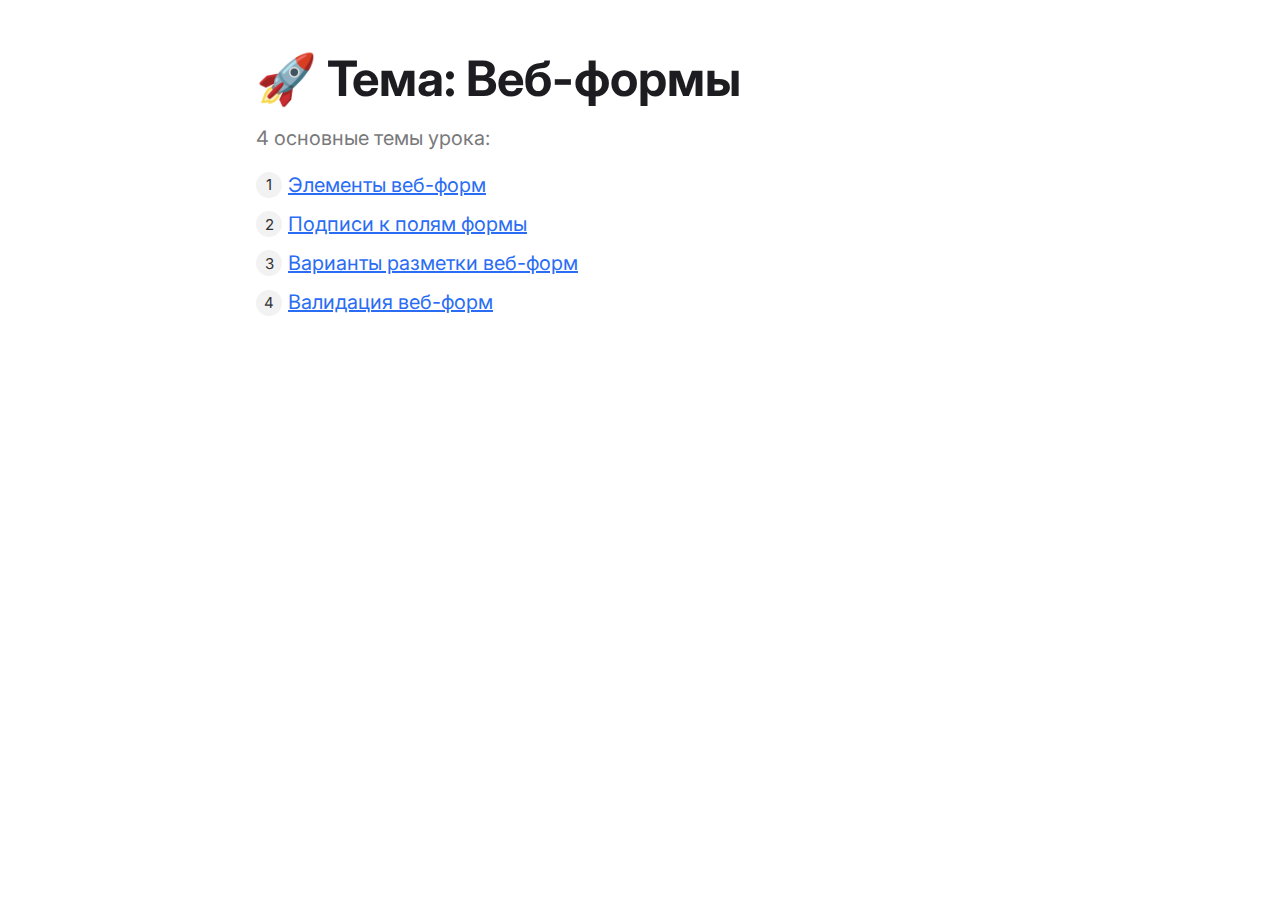
<file: index.html>
<!doctype html>
<html lang="ru-RU">
<head>
  <meta charset="UTF-8">
  <meta http-equiv="x-ua-compatible" content="ie=edge">
  
  <meta name="viewport" content="width=device-width, initial-scale=1">
  <script>document.getElementsByTagName("html")[0].className += " js";</script>

  <!-- Styles -->
  <link rel="preconnect" href="https://fonts.gstatic.com">
  <link href="https://fonts.googleapis.com/css2?family=Inter:wght@400;500;600;700&display=swap" rel="stylesheet">
  
  <link rel="stylesheet" href="assets/css/style.css">
  <!-- Uncomment the script below if you need to support browsers where CSS Variables have not been implemented (e.g., IE11) -->
  <!-- <script>
    if(!('CSS' in window) || !CSS.supports('color', 'var(--color-var)')) {var cfStyle = document.getElementById('codyframe');if(cfStyle) {var href = cfStyle.getAttribute('href');href = href.replace('style.css', 'style-fallback.css');cfStyle.setAttribute('href', href);}}
  </script> -->
  <title>Формы: Дизайн форм | UX Pub</title>
</head>
<body>
  <div class="container max-width-sm padding-y-lg">
    <div class="text-component">
      <h1>🚀 Тема: Веб-формы</h1>
      <p class="color-contrast-medium">4 основные темы урока:</p>

      <ol class="list list--ol">
        <li><a href="elements-input.html">Элементы веб-форм</a></li>
        <li><a href="label-placeholder.html">Подписи к полям формы</a></li>
        <li><a href="form-layout-1.html">Варианты разметки веб-форм</a></li>
        <li><a href="form-validation.html">Валидация веб-форм</a></li>
      </ol>

      
    </div>
  </div>

  <!-- Scripts -->
  <script src="assets/js/scripts.js"></script>

</body>
</html>
</file>
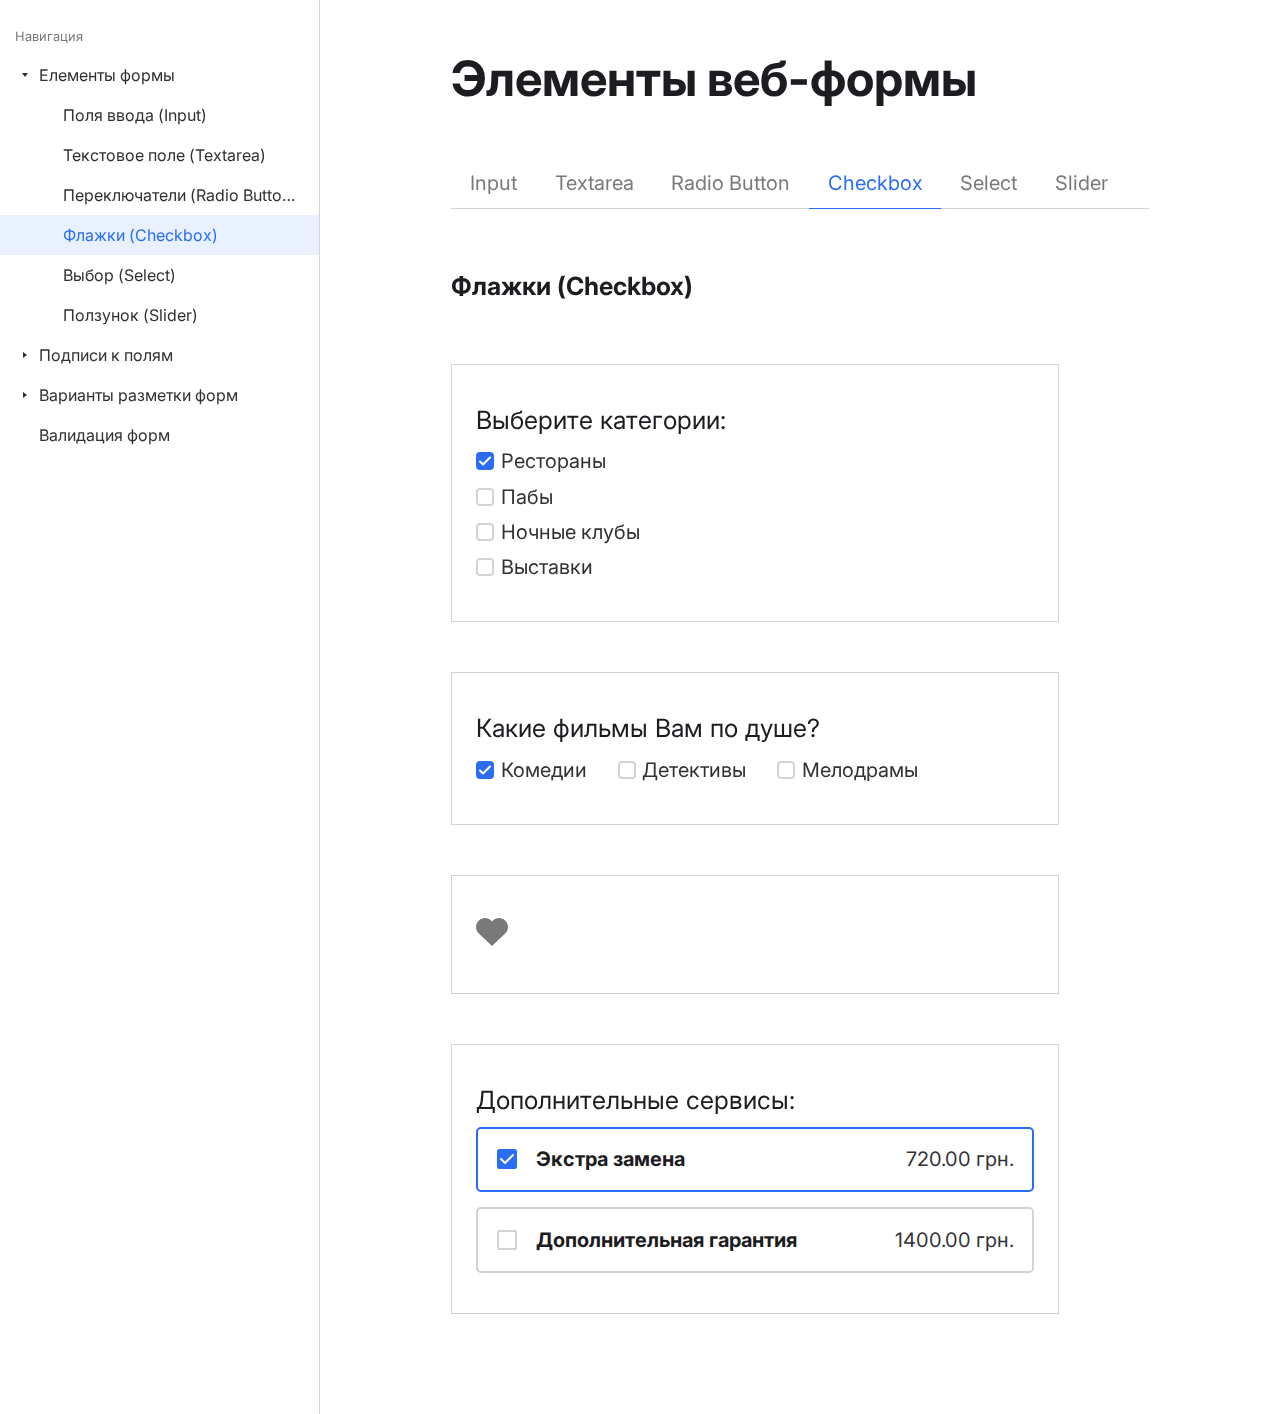
<file: elements-checkbox.html>
<!doctype html>
<html lang="ru-RU">
<head>
  <meta charset="UTF-8">
  <meta http-equiv="x-ua-compatible" content="ie=edge">
  
  <meta name="viewport" content="width=device-width, initial-scale=1">
  <script>document.getElementsByTagName("html")[0].className += " js";</script>

  <!-- Styles -->
  <link rel="preconnect" href="https://fonts.gstatic.com">
  <link href="https://fonts.googleapis.com/css2?family=Inter:wght@400;500;600;700&display=swap" rel="stylesheet">
  
  <link rel="stylesheet" href="assets/css/style.css">
  <!-- Uncomment the script below if you need to support browsers where CSS Variables have not been implemented (e.g., IE11) -->
  <!-- <script>
    if(!('CSS' in window) || !CSS.supports('color', 'var(--color-var)')) {var cfStyle = document.getElementById('codyframe');if(cfStyle) {var href = cfStyle.getAttribute('href');href = href.replace('style.css', 'style-fallback.css');cfStyle.setAttribute('href', href);}}
  </script> -->
  <title>Веб-Формы: Элементы формы - Checkbox | UX Pub</title>
</head>
<body>


  <div class="flex@md">
    <aside class="sidebar sidebar--static@md js-sidebar" data-static-class="position-relative z-index-1 flex-grow max-width-xxxxs border-right" id="sidebar" aria-labelledby="sidebar-title">
      <div class="sidebar__panel height-100%">
        <header class="sidebar__header z-index-2">
          <h1 class="text-md text-truncate" id="sidebar-title">Навигация</h1>
    
          <button class="reset sidebar__close-btn js-sidebar__close-btn js-tab-focus">
            <svg class="icon icon--xs" viewBox="0 0 16 16"><title>Close panel</title><g stroke-width="2" stroke="currentColor" fill="none" stroke-linecap="round" stroke-linejoin="round" stroke-miterlimit="10"><line x1="13.5" y1="2.5" x2="2.5" y2="13.5"></line><line x1="2.5" y1="2.5" x2="13.5" y2="13.5"></line></g></svg>
          </button>
        </header>
        
        <div class="position-relative z-index-1 height-100%">
          <!-- start sidebar content -->
          <nav class="position-sticky padding-y-md text-sm js-sidenav" style="top: 0;">
            <div class="margin-bottom-xs padding-x-sm">
              <span class="text-sm color-contrast-medium">Навигация</span>
            </div>
            

            <ul class="sidenav__list">

              <!-- Form elements -->
              <li class="sidenav__item sidenav__item--expanded">
                <a href="#0" class="sidenav__link">                  
                  <span class="sidenav__text">Елементы формы</span>
                </a>

                <button class="reset sidenav__sublist-control js-sidenav__sublist-control js-tab-focus" aria-label="Toggle sub navigation">
                  <svg class="icon" viewBox="0 0 12 12"><polygon points="4 3 8 6 4 9 4 3"/></svg>
                </button>

                <ul class="sidenav__list">
                  <li class="sidenav__item">
                    <a href="elements-input.html" class="sidenav__link">
                      <span class="sidenav__text">Поля ввода (Input)</span>
                    </a>
                  </li>
        
                  <li class="sidenav__item">
                    <a href="elements-textarea.html" class="sidenav__link">
                      <span class="sidenav__text">Текстовое поле (Textarea)</span>
                    </a>
                  </li>

                  <li class="sidenav__item">
                    <a href="elements-radio.html" class="sidenav__link">
                      <span class="sidenav__text">Переключатели (Radio Button)</span>
                    </a>
                  </li>

                  <li class="sidenav__item">
                    <a href="elements-checkbox.html" class="sidenav__link" aria-current="page">
                      <span class="sidenav__text">Флажки (Checkbox)</span>
                    </a>
                  </li>

                  <li class="sidenav__item">
                    <a href="elements-select.html" class="sidenav__link">
                      <span class="sidenav__text">Выбор (Select)</span>
                    </a>
                  </li>

                  <li class="sidenav__item">
                    <a href="elements-slider.html" class="sidenav__link">
                      <span class="sidenav__text">Ползунок (Slider)</span>
                    </a>
                  </li>
                </ul>
              </li>
              

              <!-- Form Labels -->
              <li class="sidenav__item">
                <a href="#0" class="sidenav__link">                  
                  <span class="sidenav__text">Подписи к полям</span>
                </a>

                <button class="reset sidenav__sublist-control js-sidenav__sublist-control js-tab-focus" aria-label="Toggle sub navigation">
                  <svg class="icon" viewBox="0 0 12 12"><polygon points="4 3 8 6 4 9 4 3"/></svg>
                </button>

                <ul class="sidenav__list">
                  <li class="sidenav__item">
                    <a href="label-placeholder.html" class="sidenav__link">
                      <span class="sidenav__text">Без подписей (Placeholder)</span>
                    </a>
                  </li>
        
                  <li class="sidenav__item">
                    <a href="label-default.html" class="sidenav__link">
                      <span class="sidenav__text">Подпись сверху (Label)</span>
                    </a>
                  </li>

                  <li class="sidenav__item">
                    <a href="label-floating.html" class="sidenav__link">
                      <span class="sidenav__text">Плавающие подписи (Floating label)</span>
                    </a>
                  </li>
                </ul>
              </li>


              <!-- Form Layout -->
              <li class="sidenav__item">
                <a href="#0" class="sidenav__link">                  
                  <span class="sidenav__text">Варианты разметки форм</span>
                </a>

                <button class="reset sidenav__sublist-control js-sidenav__sublist-control js-tab-focus" aria-label="Toggle sub navigation">
                  <svg class="icon" viewBox="0 0 12 12"><polygon points="4 3 8 6 4 9 4 3"/></svg>
                </button>

                <ul class="sidenav__list">
                  <li class="sidenav__item">
                    <a href="form-layout-1.html" class="sidenav__link">
                      <span class="sidenav__text">Подписи сверху</span>
                    </a>
                  </li>
        
                  <li class="sidenav__item">
                    <a href="form-layout-2.html" class="sidenav__link">
                      <span class="sidenav__text">Подписи слева 1</span>
                    </a>
                  </li>

                  <li class="sidenav__item">
                    <a href="form-layout-3.html" class="sidenav__link">
                      <span class="sidenav__text">Подписи слева 2</span>
                    </a>
                  </li>
                </ul>
              </li>

              <li class="sidenav__item">
                <a href="form-validation.html" class="sidenav__link">
                  <span class="sidenav__text">Валидация форм</span>
                </a>
              </li>
            </ul>

            <!--
            <div class="sidenav__divider margin-y-xs" role="presentation"></div>

            <div class="sidenav__label margin-bottom-xxxs">
              <span class="text-sm color-contrast-medium">Other</span>
            </div>
            -->
          </nav>
          
          <!-- end sidebar content -->
        </div>
      </div>
    </aside>



     <!-- start main content -->
    <main class="position-relative z-index-1 flex-grow min-height-100vh">
     
      <div class="padding-x-lg padding-x-xxl@lg padding-y-lg">
        <h1>Элементы веб-формы</h1>
        

        <nav class="s-tabs margin-top-lg">
          <ul class="s-tabs__list">
            <li><a class="s-tabs__link" href="elements-input.html">Input</a></li>
            <li><a class="s-tabs__link" href="elements-textarea.html">Textarea</a></li>
            <li><a class="s-tabs__link" href="elements-radio.html">Radio Button</a></li>
            <li><a class="s-tabs__link s-tabs__link--current" href="elements-checkbox.html">Checkbox</a></li>
            <li><a class="s-tabs__link" href="elements-select.html">Select</a></li>
            <li><a class="s-tabs__link" href="elements-slider.html">Slider</a></li>
          </ul>
        </nav>




        <section class="padding-top-md margin-top-md">
          <div class="max-width-xs">
            <h4 class="margin-bottom-lg">Флажки (Checkbox)</h4>

            
            <!-- Simple Checkboxes -->
            <div class="box margin-bottom-lg">
              <h5 class="form-legend">Выберите категории:</h5>
          
              <ul class="flex flex-column gap-xxxs">
                <li>
                  <input class="checkbox" type="checkbox" id="checkbox-1" checked>
                  <label for="checkbox-1">Рестораны</label>
                </li>
          
                <li>
                  <input class="checkbox" type="checkbox" id="checkbox-2">
                  <label for="checkbox-2">Пабы</label>
                </li>
          
                <li>
                  <input class="checkbox" type="checkbox" id="checkbox-3">
                  <label for="checkbox-3">Ночные клубы</label>
                </li>

                <li>
                  <input class="checkbox" type="checkbox" id="checkbox-4">
                  <label for="checkbox-4">Выставки</label>
                </li>
              </ul>
            </div>


            <!-- Inline Checkboxes -->
            <div class="box box--has-bg margin-bottom-lg">
              <h5 class="form-legend">Какие фильмы Вам по душе?</h5>
          
              <ul class="flex flex-wrap gap-md">
                <li>
                  <input class="checkbox" type="checkbox" id="inline-checkbox-1" checked>
                  <label for="inline-checkbox-1">Комедии</label>
                </li>
          
                <li>
                  <input class="checkbox" type="checkbox" id="inline-checkbox-2">
                  <label for="inline-checkbox-2">Детективы</label>
                </li>
          
                <li>
                  <input class="checkbox" type="checkbox" id="inline-checkbox-3">
                  <label for="inline-checkbox-3">Мелодрамы</label>
                </li>
              </ul>
            </div>



            <!-- Custom Checkbox --> 
            <div class="box margin-bottom-lg">
              <div class="custom-checkbox custom-checkbox--icon">
                <input class="custom-checkbox__input" type="checkbox" aria-label="Checkbox label">
                <div class="custom-checkbox__control" aria-hidden="true">
                  <svg class="icon" viewBox="0 0 16 16"><path d="M14.682,2.318c-1.757-1.757-4.607-1.757-6.364,0C8.197,2.439,8.104,2.577,8,2.707 C7.896,2.577,7.803,2.439,7.682,2.318c-1.757-1.757-4.607-1.757-6.364,0c-1.757,1.757-1.757,4.607,0,6.364L8,15l6.682-6.318 C16.439,6.925,16.439,4.075,14.682,2.318z"></path></svg>
                </div>
              </div>
            </div>
            



            <!-- Choice buttons --> 
            <div class="box box--has-bg margin-bottom-lg">
              <h5 class="form-legend">Дополнительные сервисы:</h5>

              <div class="choice-btns gap-xxs js-choice-btns">

                <div class="choice-btn padding-sm js-choice-btn">
                  <!-- fallback -->
                  <div class="choice-btn__fallback">
                    <input type="checkbox" id="choice-check-button-1" checked>
                    <label for="choice-check-button-1">Экстра замена, 720.00 грн.</label>
                  </div>

                  <!-- custom input -->
                  <div class="choice-btn__grid" aria-hidden="true">
                    <div class="choice-btn__input choice-btn__input--checkbox">
                      <svg class="icon" viewBox="0 0 16 16">
                        <path fill="none" stroke="currentColor" stroke-linecap="round" stroke-linejoin="round" stroke-width="2" d="M2 8l4 4 8-8" /></svg>
                    </div>

                    <div class="flex flex-wrap gap-xxs justify-between">
                      <p class="color-contrast-higher font-bold">Экстра замена</p>
                      <p>720.00 грн.</p>
                    </div>
                  </div>
                </div>

                <div class="choice-btn padding-sm js-choice-btn">
                  <!-- fallback -->
                  <div class="choice-btn__fallback">
                    <input type="checkbox" id="choice-check-button-2">
                    <label for="choice-check-button-2">Дополнительная гарантия, 1400.00 грн.</label>
                  </div>

                  <!-- custom input -->
                  <div class="choice-btn__grid" aria-hidden="true">
                    <div class="choice-btn__input choice-btn__input--checkbox">
                      <svg class="icon" viewBox="0 0 16 16">
                        <path fill="none" stroke="currentColor" stroke-linecap="round" stroke-linejoin="round" stroke-width="2" d="M2 8l4 4 8-8" /></svg>
                    </div>

                    <div class="flex flex-wrap gap-xxs justify-between">
                      <p class="color-contrast-higher font-bold">Дополнительная гарантия</p>
                      <p>1400.00 грн.</p>
                    </div>
                  </div>
                </div>

              </div>
            </div>

          </div>
        </section>
        
      </div> <!-- /.container -->
      
    </main>
    <!-- end main content -->

  </div>



  <!-- Scripts -->
  <script src="assets/js/scripts.js"></script>

</body>
</html>
</file>
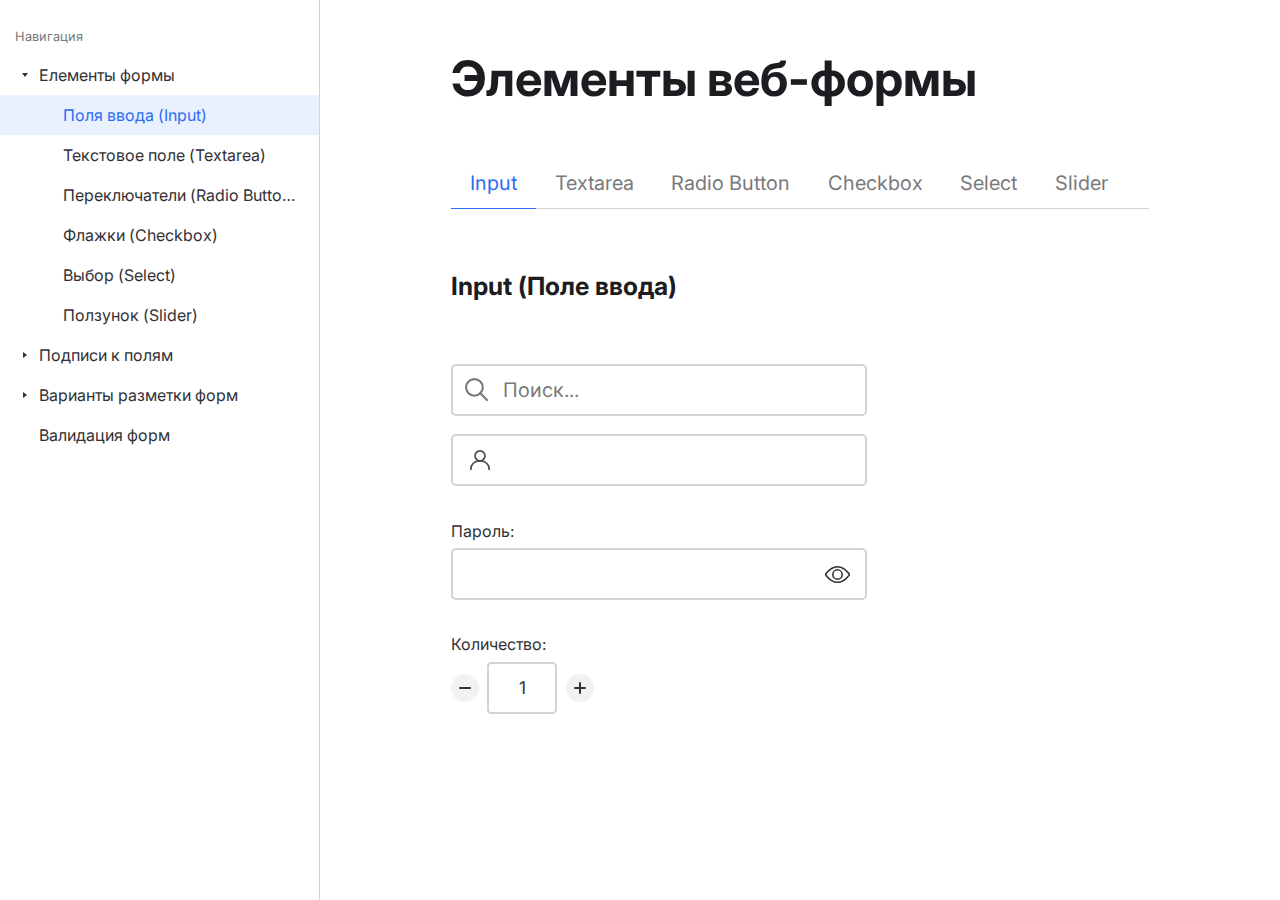
<file: elements-input.html>
<!doctype html>
<html lang="ru-RU">
<head>
  <meta charset="UTF-8">
  <meta http-equiv="x-ua-compatible" content="ie=edge">
  
  <meta name="viewport" content="width=device-width, initial-scale=1">
  <script>document.getElementsByTagName("html")[0].className += " js";</script>

  <!-- Styles -->
  <link rel="preconnect" href="https://fonts.gstatic.com">
  <link href="https://fonts.googleapis.com/css2?family=Inter:wght@400;500;600;700&display=swap" rel="stylesheet">
  
  <link rel="stylesheet" href="assets/css/style.css">
  <!-- Uncomment the script below if you need to support browsers where CSS Variables have not been implemented (e.g., IE11) -->
  <!-- <script>
    if(!('CSS' in window) || !CSS.supports('color', 'var(--color-var)')) {var cfStyle = document.getElementById('codyframe');if(cfStyle) {var href = cfStyle.getAttribute('href');href = href.replace('style.css', 'style-fallback.css');cfStyle.setAttribute('href', href);}}
  </script> -->
  <title>Веб-Формы: Элементы формы - Input | UX Pub</title>
</head>
<body>


  <div class="flex@md">
    <aside class="sidebar sidebar--static@md js-sidebar" data-static-class="position-relative z-index-1 flex-grow max-width-xxxxs border-right" id="sidebar" aria-labelledby="sidebar-title">
      <div class="sidebar__panel height-100%">
        <header class="sidebar__header z-index-2">
          <h1 class="text-md text-truncate" id="sidebar-title">Навигация</h1>
    
          <button class="reset sidebar__close-btn js-sidebar__close-btn js-tab-focus">
            <svg class="icon icon--xs" viewBox="0 0 16 16"><title>Close panel</title><g stroke-width="2" stroke="currentColor" fill="none" stroke-linecap="round" stroke-linejoin="round" stroke-miterlimit="10"><line x1="13.5" y1="2.5" x2="2.5" y2="13.5"></line><line x1="2.5" y1="2.5" x2="13.5" y2="13.5"></line></g></svg>
          </button>
        </header>
        
        <div class="position-relative z-index-1 height-100%">
          <!-- start sidebar content -->
          <nav class="position-sticky padding-y-md text-sm js-sidenav" style="top: 0;">
            <div class="margin-bottom-xs padding-x-sm">
              <span class="text-sm color-contrast-medium">Навигация</span>
            </div>
            

            <ul class="sidenav__list">

              <!-- Form elements -->
              <li class="sidenav__item sidenav__item--expanded">
                <a href="#0" class="sidenav__link">                  
                  <span class="sidenav__text">Елементы формы</span>
                </a>

                <button class="reset sidenav__sublist-control js-sidenav__sublist-control js-tab-focus" aria-label="Toggle sub navigation">
                  <svg class="icon" viewBox="0 0 12 12"><polygon points="4 3 8 6 4 9 4 3"/></svg>
                </button>

                <ul class="sidenav__list">
                  <li class="sidenav__item">
                    <a href="elements-input.html" class="sidenav__link" aria-current="page">
                      <span class="sidenav__text">Поля ввода (Input)</span>
                    </a>
                  </li>
        
                  <li class="sidenav__item">
                    <a href="elements-textarea.html" class="sidenav__link">
                      <span class="sidenav__text">Текстовое поле (Textarea)</span>
                    </a>
                  </li>

                  <li class="sidenav__item">
                    <a href="elements-radio.html" class="sidenav__link">
                      <span class="sidenav__text">Переключатели (Radio Button)</span>
                    </a>
                  </li>

                  <li class="sidenav__item">
                    <a href="elements-checkbox.html" class="sidenav__link">
                      <span class="sidenav__text">Флажки (Checkbox)</span>
                    </a>
                  </li>

                  <li class="sidenav__item">
                    <a href="elements-select.html" class="sidenav__link">
                      <span class="sidenav__text">Выбор (Select)</span>
                    </a>
                  </li>

                  <li class="sidenav__item">
                    <a href="elements-slider.html" class="sidenav__link">
                      <span class="sidenav__text">Ползунок (Slider)</span>
                    </a>
                  </li>
                </ul>
              </li>
              

              <!-- Form Labels -->
              <li class="sidenav__item">
                <a href="#0" class="sidenav__link">                  
                  <span class="sidenav__text">Подписи к полям</span>
                </a>

                <button class="reset sidenav__sublist-control js-sidenav__sublist-control js-tab-focus" aria-label="Toggle sub navigation">
                  <svg class="icon" viewBox="0 0 12 12"><polygon points="4 3 8 6 4 9 4 3"/></svg>
                </button>

                <ul class="sidenav__list">
                  <li class="sidenav__item">
                    <a href="label-placeholder.html" class="sidenav__link">
                      <span class="sidenav__text">Без подписей (Placeholder)</span>
                    </a>
                  </li>
        
                  <li class="sidenav__item">
                    <a href="label-default.html" class="sidenav__link">
                      <span class="sidenav__text">Подпись сверху (Label)</span>
                    </a>
                  </li>

                  <li class="sidenav__item">
                    <a href="label-floating.html" class="sidenav__link">
                      <span class="sidenav__text">Плавающие подписи (Floating label)</span>
                    </a>
                  </li>
                </ul>
              </li>


              <!-- Form Layout -->
              <li class="sidenav__item">
                <a href="#0" class="sidenav__link">                  
                  <span class="sidenav__text">Варианты разметки форм</span>
                </a>

                <button class="reset sidenav__sublist-control js-sidenav__sublist-control js-tab-focus" aria-label="Toggle sub navigation">
                  <svg class="icon" viewBox="0 0 12 12"><polygon points="4 3 8 6 4 9 4 3"/></svg>
                </button>

                <ul class="sidenav__list">
                  <li class="sidenav__item">
                    <a href="form-layout-1.html" class="sidenav__link">
                      <span class="sidenav__text">Подписи сверху</span>
                    </a>
                  </li>
        
                  <li class="sidenav__item">
                    <a href="form-layout-2.html" class="sidenav__link">
                      <span class="sidenav__text">Подписи слева 1</span>
                    </a>
                  </li>

                  <li class="sidenav__item">
                    <a href="form-layout-3.html" class="sidenav__link">
                      <span class="sidenav__text">Подписи слева 2</span>
                    </a>
                  </li>
                </ul>
              </li>

              
              <li class="sidenav__item">
                <a href="form-validation.html" class="sidenav__link">
                  <span class="sidenav__text">Валидация форм</span>
                </a>
              </li>
            </ul>

            <!--
            <div class="sidenav__divider margin-y-xs" role="presentation"></div>

            <div class="sidenav__label margin-bottom-xxxs">
              <span class="text-sm color-contrast-medium">Other</span>
            </div>
            -->
          </nav>
          
          <!-- end sidebar content -->
        </div>
      </div>
    </aside>



     <!-- start main content -->
    <main class="position-relative z-index-1 flex-grow min-height-100vh">
     
      <div class="padding-x-lg padding-x-xxl@lg padding-y-lg">
        <h1>Элементы веб-формы</h1>
        

        <nav class="s-tabs margin-top-lg">
          <ul class="s-tabs__list">
            <li><a class="s-tabs__link s-tabs__link--current" href="elements-input.html">Input</a></li>
            <li><a class="s-tabs__link" href="elements-textarea.html">Textarea</a></li>
            <li><a class="s-tabs__link" href="elements-radio.html">Radio Button</a></li>
            <li><a class="s-tabs__link" href="elements-checkbox.html">Checkbox</a></li>
            <li><a class="s-tabs__link" href="elements-select.html">Select</a></li>
            <li><a class="s-tabs__link" href="elements-slider.html">Slider</a></li>
          </ul>
        </nav>




        <section class="padding-top-md margin-top-md">
          <div class="max-width-xxxs">
            <h4 class="margin-bottom-lg">Input (Поле ввода)</h4>

            <!-- Search input -->
            <div class="search-input search-input--icon-left">
              <input class="search-input__input form-control" type="search" name="search-input" id="search-input" placeholder="Поиск..." aria-label="Поиск">
              <button class="search-input__btn">
                <svg class="icon" viewBox="0 0 24 24"><title>Отправить</title><g stroke-linecap="square" stroke-linejoin="miter" stroke-width="2" stroke="currentColor" fill="none" stroke-miterlimit="10"><line x1="22" y1="22" x2="15.656" y2="15.656"></line><circle cx="10" cy="10" r="8"></circle></g></svg>
              </button>
            </div>


            <!-- Input with icon-->
            <div class="form-control-wrapper form-control-wrapper--icon-left margin-top-sm">
              <input class="form-control" type="text" name="icon-input-left-id" id="icon-input-left-id">
            
              <svg class="icon" viewBox="0 0 24 24" aria-hidden="true"><g stroke-linecap="square" stroke-linejoin="miter" stroke-width="2" stroke="currentColor" fill="none" stroke-miterlimit="10"><path d="M1,23 c0-5.523,4.477-10,10-10h2c5.523,0,10,4.477,10,10"></path><circle cx="12" cy="7" r="6"></circle></g></svg>
            </div>


            <!-- Password Field-->
            <div class="margin-top-md">              

              <label class="form-label margin-bottom-xxs" for="input-password">Пароль:</label>

              <div class="password js-password ">
                <input class="password__input form-control width-100% js-password__input" type="password" name="input-password" id="input-password">

                <button class="password__btn flex flex-center js-password__btn js-tab-focus">
                  <span class="password__btn-label" aria-label="Show password" title="Show password"><svg class="icon block" viewBox="0 0 32 32">
                      <g stroke-linecap="square" stroke-linejoin="miter" stroke-width="2" stroke="currentColor" fill="none">
                        <path d="M1.409,17.182a1.936,1.936,0,0,1-.008-2.37C3.422,12.162,8.886,6,16,6c7.02,0,12.536,6.158,14.585,8.81a1.937,1.937,0,0,1,0,2.38C28.536,19.842,23.02,26,16,26S3.453,19.828,1.409,17.182Z" stroke-miterlimit="10"></path>
                        <circle cx="16" cy="16" r="6" stroke-miterlimit="10"></circle>
                      </g>
                    </svg></span>
                  <span class="password__btn-label" aria-label="Hide password" title="Hide password"><svg class="icon block" viewBox="0 0 32 32">
                      <g stroke-linecap="square" stroke-linejoin="miter" stroke-width="2" stroke="currentColor" fill="none">
                        <path data-cap="butt" d="M8.373,23.627a27.659,27.659,0,0,1-6.958-6.445,1.938,1.938,0,0,1-.008-2.37C3.428,12.162,8.892,6,16.006,6a14.545,14.545,0,0,1,7.626,2.368" stroke-miterlimit="10" stroke-linecap="butt"></path>
                        <path d="M27,10.923a30.256,30.256,0,0,1,3.591,3.887,1.937,1.937,0,0,1,0,2.38C28.542,19.842,23.026,26,16.006,26A12.843,12.843,0,0,1,12,25.341" stroke-miterlimit="10"></path>
                        <path data-cap="butt" d="M11.764,20.243a6,6,0,0,1,8.482-8.489" stroke-miterlimit="10" stroke-linecap="butt"></path>
                        <path d="M21.923,15a6.005,6.005,0,0,1-5.917,7A6.061,6.061,0,0,1,15,21.916" stroke-miterlimit="10"></path>
                        <line x1="2" y1="30" x2="30" y2="2" fill="none" stroke-miterlimit="10"></line>
                      </g>
                    </svg></span>
                </button>
              </div>

            </div>


            <!-- Quantity input-->
            <div class="margin-top-md">

              <label class="form-label margin-bottom-xxs" for="qty-input-2">Количество:</label>

              <div class="number-input number-input--v2  js-number-input">
                <input class="form-control js-number-input__value " type="number" name="qty-input-2" id="qty-input-2" min="0" max="10" step="1" value="1">
                
                <button class="reset number-input__btn number-input__btn--plus js-number-input__btn" aria-label="Increase Number" type="button">
                  <svg class="icon" viewBox="0 0 12 12" aria-hidden="true"><path d="M11,5H7V1A1,1,0,0,0,5,1V5H1A1,1,0,0,0,1,7H5v4a1,1,0,0,0,2,0V7h4a1,1,0,0,0,0-2Z" /></svg>
                </button>

                <button class="reset number-input__btn number-input__btn--minus js-number-input__btn" aria-label="Decrease Number" type="button">
                  <svg class="icon" viewBox="0 0 12 12" aria-hidden="true"><path d="M11,7H1A1,1,0,0,1,1,5H11a1,1,0,0,1,0,2Z"/></svg>
                </button>
              </div>

            </div>


          </div> 
        </section>
        
      </div> <!-- /.container -->
      
    </main>
    <!-- end main content -->

  </div>



  <!-- Scripts -->
  <script src="assets/js/scripts.js"></script>

</body>
</html>
</file>
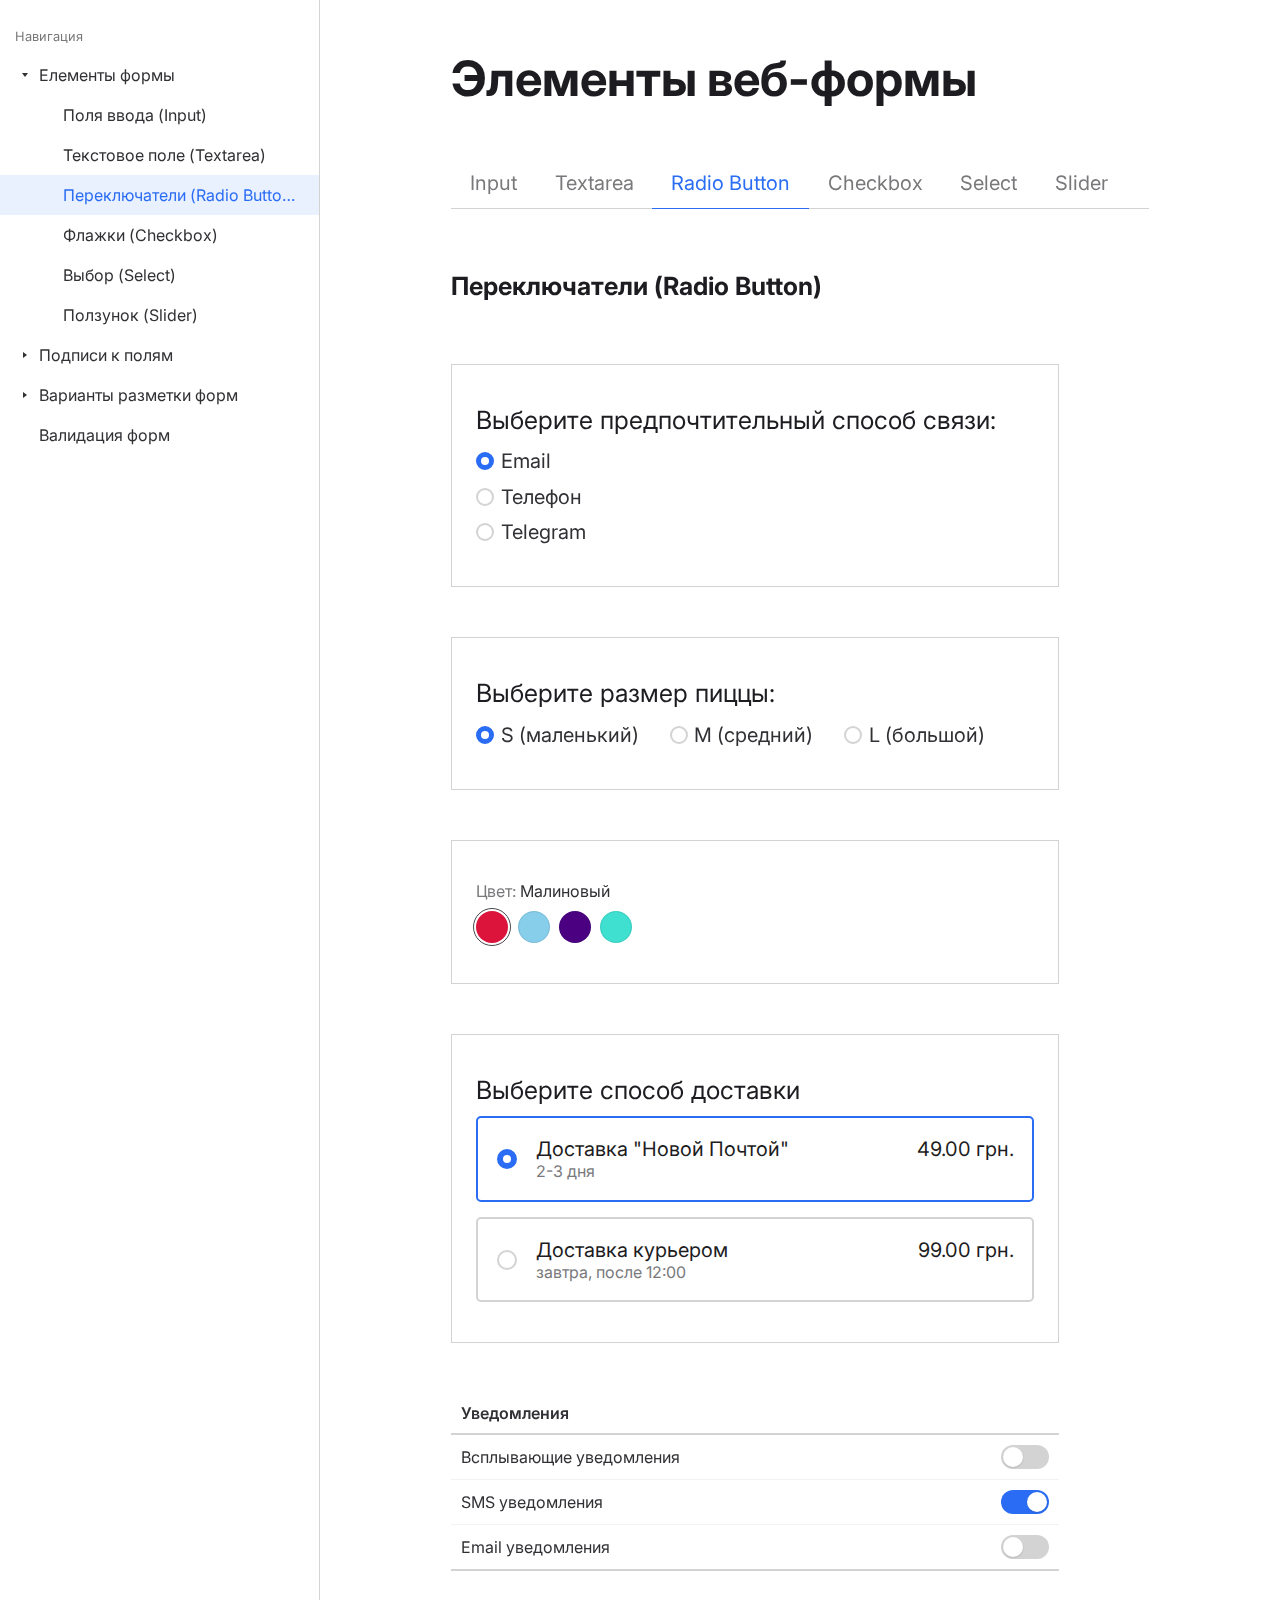
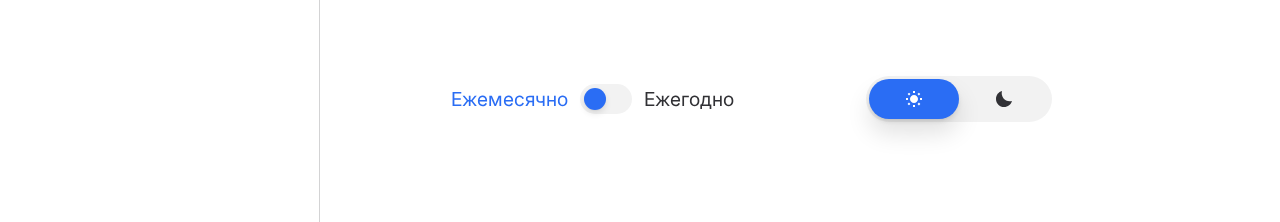
<file: elements-radio.html>
<!doctype html>
<html lang="ru-RU">
<head>
  <meta charset="UTF-8">
  <meta http-equiv="x-ua-compatible" content="ie=edge">
  
  <meta name="viewport" content="width=device-width, initial-scale=1">
  <script>document.getElementsByTagName("html")[0].className += " js";</script>

  <!-- Styles -->
  <link rel="preconnect" href="https://fonts.gstatic.com">
  <link href="https://fonts.googleapis.com/css2?family=Inter:wght@400;500;600;700&display=swap" rel="stylesheet">
  
  <link rel="stylesheet" href="assets/css/style.css">
  <!-- Uncomment the script below if you need to support browsers where CSS Variables have not been implemented (e.g., IE11) -->
  <!-- <script>
    if(!('CSS' in window) || !CSS.supports('color', 'var(--color-var)')) {var cfStyle = document.getElementById('codyframe');if(cfStyle) {var href = cfStyle.getAttribute('href');href = href.replace('style.css', 'style-fallback.css');cfStyle.setAttribute('href', href);}}
  </script> -->
  <title>Веб-Формы: Элементы формы - Radio Button | UX Pub</title>
</head>
<body>


  <div class="flex@md">
    <aside class="sidebar sidebar--static@md js-sidebar" data-static-class="position-relative z-index-1 flex-grow max-width-xxxxs border-right" id="sidebar" aria-labelledby="sidebar-title">
      <div class="sidebar__panel height-100%">
        <header class="sidebar__header z-index-2">
          <h1 class="text-md text-truncate" id="sidebar-title">Навигация</h1>
    
          <button class="reset sidebar__close-btn js-sidebar__close-btn js-tab-focus">
            <svg class="icon icon--xs" viewBox="0 0 16 16"><title>Close panel</title><g stroke-width="2" stroke="currentColor" fill="none" stroke-linecap="round" stroke-linejoin="round" stroke-miterlimit="10"><line x1="13.5" y1="2.5" x2="2.5" y2="13.5"></line><line x1="2.5" y1="2.5" x2="13.5" y2="13.5"></line></g></svg>
          </button>
        </header>
        
        <div class="position-relative z-index-1 height-100%">
          <!-- start sidebar content -->
          <nav class="position-sticky padding-y-md text-sm js-sidenav" style="top: 0;">
            <div class="margin-bottom-xs padding-x-sm">
              <span class="text-sm color-contrast-medium">Навигация</span>
            </div>
            

            <ul class="sidenav__list">

              <!-- Form elements -->
              <li class="sidenav__item sidenav__item--expanded">
                <a href="#0" class="sidenav__link">                  
                  <span class="sidenav__text">Елементы формы</span>
                </a>

                <button class="reset sidenav__sublist-control js-sidenav__sublist-control js-tab-focus" aria-label="Toggle sub navigation">
                  <svg class="icon" viewBox="0 0 12 12"><polygon points="4 3 8 6 4 9 4 3"/></svg>
                </button>

                <ul class="sidenav__list">
                  <li class="sidenav__item">
                    <a href="elements-input.html" class="sidenav__link">
                      <span class="sidenav__text">Поля ввода (Input)</span>
                    </a>
                  </li>
        
                  <li class="sidenav__item">
                    <a href="elements-textarea.html" class="sidenav__link">
                      <span class="sidenav__text">Текстовое поле (Textarea)</span>
                    </a>
                  </li>

                  <li class="sidenav__item">
                    <a href="elements-radio.html" class="sidenav__link" aria-current="page">
                      <span class="sidenav__text">Переключатели (Radio Button)</span>
                    </a>
                  </li>

                  <li class="sidenav__item">
                    <a href="elements-checkbox.html" class="sidenav__link">
                      <span class="sidenav__text">Флажки (Checkbox)</span>
                    </a>
                  </li>

                  <li class="sidenav__item">
                    <a href="elements-select.html" class="sidenav__link">
                      <span class="sidenav__text">Выбор (Select)</span>
                    </a>
                  </li>

                  <li class="sidenav__item">
                    <a href="elements-slider.html" class="sidenav__link">
                      <span class="sidenav__text">Ползунок (Slider)</span>
                    </a>
                  </li>
                </ul>
              </li>
              

              <!-- Form Labels -->
              <li class="sidenav__item">
                <a href="#0" class="sidenav__link">                  
                  <span class="sidenav__text">Подписи к полям</span>
                </a>

                <button class="reset sidenav__sublist-control js-sidenav__sublist-control js-tab-focus" aria-label="Toggle sub navigation">
                  <svg class="icon" viewBox="0 0 12 12"><polygon points="4 3 8 6 4 9 4 3"/></svg>
                </button>

                <ul class="sidenav__list">
                  <li class="sidenav__item">
                    <a href="label-placeholder.html" class="sidenav__link">
                      <span class="sidenav__text">Без подписей (Placeholder)</span>
                    </a>
                  </li>
        
                  <li class="sidenav__item">
                    <a href="label-default.html" class="sidenav__link">
                      <span class="sidenav__text">Подпись сверху (Label)</span>
                    </a>
                  </li>

                  <li class="sidenav__item">
                    <a href="label-floating.html" class="sidenav__link">
                      <span class="sidenav__text">Плавающие подписи (Floating label)</span>
                    </a>
                  </li>
                </ul>
              </li>


              <!-- Form Layout -->
              <li class="sidenav__item">
                <a href="#0" class="sidenav__link">                  
                  <span class="sidenav__text">Варианты разметки форм</span>
                </a>

                <button class="reset sidenav__sublist-control js-sidenav__sublist-control js-tab-focus" aria-label="Toggle sub navigation">
                  <svg class="icon" viewBox="0 0 12 12"><polygon points="4 3 8 6 4 9 4 3"/></svg>
                </button>

                <ul class="sidenav__list">
                  <li class="sidenav__item">
                    <a href="form-layout-1.html" class="sidenav__link">
                      <span class="sidenav__text">Подписи сверху</span>
                    </a>
                  </li>
        
                  <li class="sidenav__item">
                    <a href="form-layout-2.html" class="sidenav__link">
                      <span class="sidenav__text">Подписи слева 1</span>
                    </a>
                  </li>

                  <li class="sidenav__item">
                    <a href="form-layout-3.html" class="sidenav__link">
                      <span class="sidenav__text">Подписи слева 2</span>
                    </a>
                  </li>
                </ul>
              </li>
              
              <li class="sidenav__item">
                <a href="form-validation.html" class="sidenav__link">
                  <span class="sidenav__text">Валидация форм</span>
                </a>
              </li>
            </ul>

            <!--
            <div class="sidenav__divider margin-y-xs" role="presentation"></div>

            <div class="sidenav__label margin-bottom-xxxs">
              <span class="text-sm color-contrast-medium">Other</span>
            </div>
            -->
          </nav>
          
          <!-- end sidebar content -->
        </div>
      </div>
    </aside>



     <!-- start main content -->
    <main class="position-relative z-index-1 flex-grow min-height-100vh">
     
      <div class="padding-x-lg padding-x-xxl@lg padding-y-lg">
        <h1>Элементы веб-формы</h1>
        

        <nav class="s-tabs margin-top-lg">
          <ul class="s-tabs__list">
            <li><a class="s-tabs__link" href="elements-input.html">Input</a></li>
            <li><a class="s-tabs__link" href="elements-textarea.html">Textarea</a></li>
            <li><a class="s-tabs__link s-tabs__link--current" href="elements-radio.html">Radio Button</a></li>
            <li><a class="s-tabs__link" href="elements-checkbox.html">Checkbox</a></li>
            <li><a class="s-tabs__link" href="elements-select.html">Select</a></li>
            <li><a class="s-tabs__link" href="elements-slider.html">Slider</a></li>
          </ul>
        </nav>




        <section class="padding-top-md margin-top-md">
          <div class="max-width-xs">
            <h4 class="margin-bottom-lg">Переключатели (Radio Button)</h4>

            <!-- Simple Radio-->
            <div class="box margin-bottom-lg">
              <h5 class="form-legend">Выберите предпочтительный способ связи:</h5>
          
              <ul class="flex flex-column gap-xxxs">
                <li>
                  <input class="radio" type="radio" name="radio-button" id="radio-1" checked>
                  <label for="radio-1">Email</label>
                </li>
          
                <li>
                  <input class="radio" type="radio" name="radio-button" id="radio-2">
                  <label for="radio-2">Телефон</label>
                </li>
          
                <li>
                  <input class="radio" type="radio" name="radio-button" id="radio-3">
                  <label for="radio-3">Telegram</label>
                </li>
              </ul>
            </div>


            <!-- Inline Radio-->
            <div class="box box--has-bg margin-bottom-lg">
              <h5 class="form-legend">Выберите размер пиццы:</h5>
          
              <ul class="flex flex-wrap gap-md">
                <li>
                  <input class="radio" type="radio" name="inline-radio-button" id="inline-radio-1" checked>
                  <label for="inline-radio-1">S (маленький)</label>
                </li>
          
                <li>
                  <input class="radio" type="radio" name="inline-radio-button" id="inline-radio-2">
                  <label for="inline-radio-2">M (средний)</label>
                </li>
          
                <li>
                  <input class="radio" type="radio" name="inline-radio-button" id="inline-radio-3">
                  <label for="inline-radio-3">L (большой)</label>
                </li>
              </ul>
            </div>




            <!-- Colors Choice -->
            <div class="box color-swatches margin-bottom-lg js-color-swatches">
              <h5 class="color-swatches__legend text-sm color-contrast-medium margin-bottom-xs" aria-live="polite" aria-atomic="true">
                Цвет: <span class="color-swatches__color color-contrast-high js-color-swatches__color">Малиновый</span>
              </h5>
            
              <select class="js-color-swatches__select" aria-label="Select a color">
                <option value="Малиновый" data-style="background-color: #DC143C;">Малиновый</option>
                <option value="Лазурный" data-style="background-color: #87CEEB;">Лазурный</option>
                <option value="Индиго" data-style="background-color: #4B0082;">Индиго</option>
                <option value="Бирюзовый" data-style="background-color: #40E0D0;">Бирюзовый</option>                
              </select>
            </div>



            <!-- Choice buttons -->  
            <div class="box box--has-bg margin-bottom-lg">
              <h5 class="form-legend">Выберите способ доставки</h5>

              <div class="choice-btns gap-xxs js-choice-btns">

                <div class="choice-btn padding-sm js-choice-btn">
                  <!-- fallback -->
                  <div class="choice-btn__fallback">
                    <input type="radio" name="choice-radio-buttons" id="choice-radio-button-1" checked>
                    <label for="choice-radio-button-1">Доставка "Новой Почтой", 2-3 дня, 49.00 грн.</label>
                  </div>

                  <!-- custom input -->
                  <div class="choice-btn__grid" aria-hidden="true">
                    <div class="choice-btn__input choice-btn__input--radio">
                      <svg class="icon" viewBox="0 0 16 16">
                        <circle fill="currentColor" cx="8" cy="8" r="4" /></svg>
                    </div>

                    <div class="flex flex-wrap gap-xs justify-between">
                      <div>
                        <p class="color-contrast-higher">Доставка "Новой Почтой"</p>
                        <p class="color-contrast-medium text-sm">2-3 дня</p>
                      </div>

                      <p class="color-contrast-higher">49.00 грн.</p>
                    </div>
                  </div>
                </div>

                <div class="choice-btn padding-sm js-choice-btn">
                  <!-- fallback -->
                  <div class="choice-btn__fallback">
                    <input type="radio" name="choice-radio-buttons" id="choice-radio-button-2">
                    <label for="choice-radio-button-2">Доставка курьером, завтра, после 12:00, 99.00 грн.</label>
                  </div>

                  <!-- custom input -->
                  <div class="choice-btn__grid" aria-hidden="true">
                    <div class="choice-btn__input choice-btn__input--radio">
                      <svg class="icon" viewBox="0 0 16 16">
                        <circle fill="currentColor" cx="8" cy="8" r="4" /></svg>
                    </div>

                    <div class="flex flex-wrap gap-xs justify-between">
                      <div>
                        <p class="color-contrast-higher">Доставка курьером</p>
                        <p class="color-contrast-medium text-sm">завтра, после 12:00</p>
                      </div>

                      <p class="color-contrast-higher">99.00 грн.</p>
                    </div>
                  </div>
                </div>

              </div>
            </div>



            <!-- Settings Table Switchers -->  
            <div class="tbl settings-tbl text-sm margin-bottom-xxl">
              <table class="tbl__table border-bottom border-2" aria-label="Table Example">
                <thead class="tbl__header border-bottom border-2">
                  <tr class="tbl__row">
                    <th class="tbl__cell text-left" scope="col">
                      <span class="font-semibold">Уведомления</span>
                    </th>

                    <th class="sr-only" scope="col">Вкл/откл опцию</span></th>
                  </tr>
                </thead>

                <tbody class="tbl__body">
                  <tr class="tbl__row">
                    <td class="tbl__cell" role="cell">
                      <p>Всплывающие уведомления</p>
                    </td>

                    <td class="tbl__cell" role="cell">
                      <div class="flex justify-end">

                        <div class="switch ">
                          <input class="switch__input" type="checkbox" id="switch-push-notifications">
                          <label class="switch__label" for="switch-push-notifications" aria-hidden="true">Всплывающие уведомления</label>
                          <div class="switch__marker" aria-hidden="true"></div>
                        </div>
                      </div>
                    </td>
                  </tr>

                  <tr class="tbl__row">
                    <td class="tbl__cell" role="cell">
                      <p>SMS уведомления</p>
                    </td>

                    <td class="tbl__cell" role="cell">
                      <div class="flex justify-end">

                        <div class="switch ">
                          <input class="switch__input" type="checkbox" id="switch-sms-notifications" checked>
                          <label class="switch__label" for="switch-sms-notifications" aria-hidden="true">SMS уведомления</label>
                          <div class="switch__marker" aria-hidden="true"></div>
                        </div>
                      </div>
                    </td>
                  </tr>

                  <tr class="tbl__row">
                    <td class="tbl__cell" role="cell">
                      <p>Email уведомления</p>
                    </td>

                    <td class="tbl__cell" role="cell">
                      <div class="flex justify-end">

                        <div class="switch ">
                          <input class="switch__input" type="checkbox" id="switch-email-notifications">
                          <label class="switch__label" for="switch-email-notifications" aria-hidden="true">Email уведомления</label>
                          <div class="switch__marker" aria-hidden="true"></div>
                        </div>
                      </div>
                    </td>
                  </tr>
                </tbody>
              </table>
            </div>

            

            <!-- Switchers -->
            <div class="flex items-center">
              <!-- Radio Switcher -->
              <ul class="radio-switch-v2 margin-bottom-lg">
                <li class="radio-switch-v2__item">
                  <input class="radio-switch-v2__input reset" type="radio" name="radioSwitch2" id="radioSwitch1" checked>
                  <label class="radio-switch-v2__label" for="radioSwitch1">Ежемесячно</label>
                </li>

                <li class="radio-switch-v2__item">
                  <input class="radio-switch-v2__input reset" type="radio" name="radioSwitch2" id="radioSwitch2">
                  <label class="radio-switch-v2__label" for="radioSwitch2">Ежегодно</label>
                  <div aria-hidden="true" class="radio-switch-v2__toggle"><span class="radio-switch-v2__marker"></span></div>
                </li>
              </ul>



              <!-- Radio Switch -->
              <ul class="radio-switch margin-bottom-lg margin-left-xxl">
                <li class="radio-switch__item">
                  <input class="radio-switch__input sr-only" type="radio" name="radio-switch-name" id="radio-switch-1" checked>
                  <label class="radio-switch__label" for="radio-switch-1"><svg class="icon icon--xs" viewBox="0 0 16 16">
                      <title>Включить дневной режим</title>
                      <path d="M7 0h2v2H7zM12.88 1.637l1.414 1.415-1.415 1.413-1.414-1.414zM14 7h2v2h-2zM12.95 14.433l-1.415-1.414 1.414-1.414 1.415 1.413zM7 14h2v2H7zM2.98 14.363L1.566 12.95l1.415-1.414 1.414 1.415zM0 7h2v2H0zM3.05 1.707L4.465 3.12 3.05 4.535 1.636 3.121z" />
                      <path d="M8 4C5.8 4 4 5.8 4 8s1.8 4 4 4 4-1.8 4-4-1.8-4-4-4z" />
                    </svg></label>
                </li>

                <li class="radio-switch__item">
                  <input class="radio-switch__input sr-only" type="radio" name="radio-switch-name" id="radio-switch-2">
                  <label class="radio-switch__label" for="radio-switch-2"><svg class="icon icon--xs" viewBox="0 0 16 16">
                      <title>Включить ночной режим</title>
                      <path d="M6,0C2.5,0.9,0,4.1,0,7.9C0,12.4,3.6,16,8.1,16c3.8,0,6.9-2.5,7.9-6C9.9,11.7,4.3,6.1,6,0z"></path>
                    </svg></label>
                  <div aria-hidden="true" class="radio-switch__marker"></div>
                </li>
              </ul>

            </div>

          </div>
        </section>
        
        
      </div> <!-- /.container -->
      
    </main>
    <!-- end main content -->

  </div>



  <!-- Scripts -->
  <script src="assets/js/scripts.js"></script>

</body>
</html>
</file>
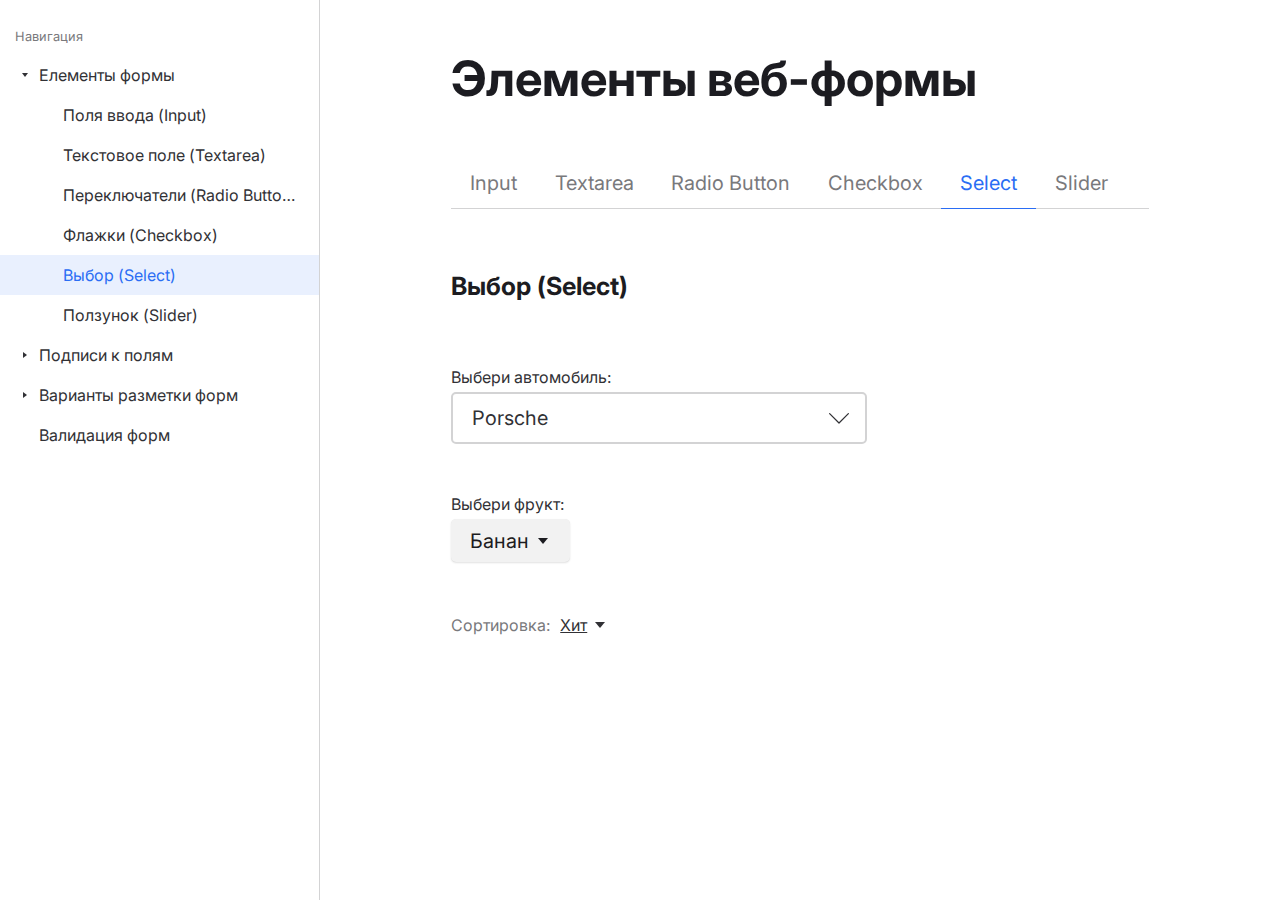
<file: elements-select.html>
<!doctype html>
<html lang="ru-RU">
<head>
  <meta charset="UTF-8">
  <meta http-equiv="x-ua-compatible" content="ie=edge">
  
  <meta name="viewport" content="width=device-width, initial-scale=1">
  <script>document.getElementsByTagName("html")[0].className += " js";</script>

  <!-- Styles -->
  <link rel="preconnect" href="https://fonts.gstatic.com">
  <link href="https://fonts.googleapis.com/css2?family=Inter:wght@400;500;600;700&display=swap" rel="stylesheet">
  
  <link rel="stylesheet" href="assets/css/style.css">
  <!-- Uncomment the script below if you need to support browsers where CSS Variables have not been implemented (e.g., IE11) -->
  <!-- <script>
    if(!('CSS' in window) || !CSS.supports('color', 'var(--color-var)')) {var cfStyle = document.getElementById('codyframe');if(cfStyle) {var href = cfStyle.getAttribute('href');href = href.replace('style.css', 'style-fallback.css');cfStyle.setAttribute('href', href);}}
  </script> -->
  <title>Веб-Формы: Элементы формы - Select | UX Pub</title>
</head>
<body>


  <div class="flex@md">
    <aside class="sidebar sidebar--static@md js-sidebar" data-static-class="position-relative z-index-1 flex-grow max-width-xxxxs border-right" id="sidebar" aria-labelledby="sidebar-title">
      <div class="sidebar__panel height-100%">
        <header class="sidebar__header z-index-2">
          <h1 class="text-md text-truncate" id="sidebar-title">Навигация</h1>
    
          <button class="reset sidebar__close-btn js-sidebar__close-btn js-tab-focus">
            <svg class="icon icon--xs" viewBox="0 0 16 16"><title>Close panel</title><g stroke-width="2" stroke="currentColor" fill="none" stroke-linecap="round" stroke-linejoin="round" stroke-miterlimit="10"><line x1="13.5" y1="2.5" x2="2.5" y2="13.5"></line><line x1="2.5" y1="2.5" x2="13.5" y2="13.5"></line></g></svg>
          </button>
        </header>
        
        <div class="position-relative z-index-1 height-100%">
          <!-- start sidebar content -->
          <nav class="position-sticky padding-y-md text-sm js-sidenav" style="top: 0;">
            <div class="margin-bottom-xs padding-x-sm">
              <span class="text-sm color-contrast-medium">Навигация</span>
            </div>
            

            <ul class="sidenav__list">

              <!-- Form elements -->
              <li class="sidenav__item sidenav__item--expanded">
                <a href="#0" class="sidenav__link">                  
                  <span class="sidenav__text">Елементы формы</span>
                </a>

                <button class="reset sidenav__sublist-control js-sidenav__sublist-control js-tab-focus" aria-label="Toggle sub navigation">
                  <svg class="icon" viewBox="0 0 12 12"><polygon points="4 3 8 6 4 9 4 3"/></svg>
                </button>

                <ul class="sidenav__list">
                  <li class="sidenav__item">
                    <a href="elements-input.html" class="sidenav__link">
                      <span class="sidenav__text">Поля ввода (Input)</span>
                    </a>
                  </li>
        
                  <li class="sidenav__item">
                    <a href="elements-textarea.html" class="sidenav__link">
                      <span class="sidenav__text">Текстовое поле (Textarea)</span>
                    </a>
                  </li>

                  <li class="sidenav__item">
                    <a href="elements-radio.html" class="sidenav__link">
                      <span class="sidenav__text">Переключатели (Radio Button)</span>
                    </a>
                  </li>

                  <li class="sidenav__item">
                    <a href="elements-checkbox.html" class="sidenav__link">
                      <span class="sidenav__text">Флажки (Checkbox)</span>
                    </a>
                  </li>

                  <li class="sidenav__item">
                    <a href="elements-select.html" class="sidenav__link" aria-current="page">
                      <span class="sidenav__text">Выбор (Select)</span>
                    </a>
                  </li>

                  <li class="sidenav__item">
                    <a href="elements-slider.html" class="sidenav__link">
                      <span class="sidenav__text">Ползунок (Slider)</span>
                    </a>
                  </li>
                </ul>
              </li>
              

              <!-- Form Labels -->
              <li class="sidenav__item">
                <a href="#0" class="sidenav__link">                  
                  <span class="sidenav__text">Подписи к полям</span>
                </a>

                <button class="reset sidenav__sublist-control js-sidenav__sublist-control js-tab-focus" aria-label="Toggle sub navigation">
                  <svg class="icon" viewBox="0 0 12 12"><polygon points="4 3 8 6 4 9 4 3"/></svg>
                </button>

                <ul class="sidenav__list">
                  <li class="sidenav__item">
                    <a href="label-placeholder.html" class="sidenav__link">
                      <span class="sidenav__text">Без подписей (Placeholder)</span>
                    </a>
                  </li>
        
                  <li class="sidenav__item">
                    <a href="label-default.html" class="sidenav__link">
                      <span class="sidenav__text">Подпись сверху (Label)</span>
                    </a>
                  </li>

                  <li class="sidenav__item">
                    <a href="label-floating.html" class="sidenav__link">
                      <span class="sidenav__text">Плавающие подписи (Floating label)</span>
                    </a>
                  </li>
                </ul>
              </li>


              <!-- Form Layout -->
              <li class="sidenav__item">
                <a href="#0" class="sidenav__link">                  
                  <span class="sidenav__text">Варианты разметки форм</span>
                </a>

                <button class="reset sidenav__sublist-control js-sidenav__sublist-control js-tab-focus" aria-label="Toggle sub navigation">
                  <svg class="icon" viewBox="0 0 12 12"><polygon points="4 3 8 6 4 9 4 3"/></svg>
                </button>

                <ul class="sidenav__list">
                  <li class="sidenav__item">
                    <a href="form-layout-1.html" class="sidenav__link">
                      <span class="sidenav__text">Подписи сверху</span>
                    </a>
                  </li>
        
                  <li class="sidenav__item">
                    <a href="form-layout-2.html" class="sidenav__link">
                      <span class="sidenav__text">Подписи слева 1</span>
                    </a>
                  </li>

                  <li class="sidenav__item">
                    <a href="form-layout-3.html" class="sidenav__link">
                      <span class="sidenav__text">Подписи слева 2</span>
                    </a>
                  </li>
                </ul>
              </li>
              

              <li class="sidenav__item">
                <a href="form-validation.html" class="sidenav__link">
                  <span class="sidenav__text">Валидация форм</span>
                </a>
              </li>
            </ul>

            <!--
            <div class="sidenav__divider margin-y-xs" role="presentation"></div>

            <div class="sidenav__label margin-bottom-xxxs">
              <span class="text-sm color-contrast-medium">Other</span>
            </div>
            -->
          </nav>
          
          <!-- end sidebar content -->
        </div>
      </div>
    </aside>



     <!-- start main content -->
    <main class="position-relative z-index-1 flex-grow min-height-100vh">
     
      <div class="padding-x-lg padding-x-xxl@lg padding-y-lg">
        <h1>Элементы веб-формы</h1>
        

        <nav class="s-tabs margin-top-lg">
          <ul class="s-tabs__list">
            <li><a class="s-tabs__link" href="elements-input.html">Input</a></li>
            <li><a class="s-tabs__link" href="elements-textarea.html">Textarea</a></li>
            <li><a class="s-tabs__link" href="elements-radio.html">Radio Button</a></li>
            <li><a class="s-tabs__link" href="elements-checkbox.html">Checkbox</a></li>
            <li><a class="s-tabs__link s-tabs__link--current" href="elements-select.html">Select</a></li>
            <li><a class="s-tabs__link" href="elements-slider.html">Slider</a></li>
          </ul>
        </nav>




        <section class="padding-top-md margin-top-md">
          <div class="max-width-xxxs">
            <h4 class="margin-bottom-lg">Выбор (Select)</h4>

            <!-- Default Select -->
            <div class="margin-bottom-lg">

              <label class="form-label margin-bottom-xxxs" for="selectThis">Выбери автомобиль:</label>

              <div class="select">
                <select class="select__input form-control" name="selectThis" id="selectThis">
                  <optgroup label="Шведские машины">
                    <option value="1">Volvo‎</option>
                    <option value="2">Saab‎</option>
                    <option value="3">Koenigsegg‎</option>
                    <option value="4">Polestar</option>
                  </optgroup>
              
                  <optgroup label="Немецкие машины">
                    <option value="3">Mercedes</option>
                    <option value="4">Audi</option>
                    <option value="5">BMW</option>
                    <option value="6">Volkswagen</option>
                    <option value="7" selected>Porsche</option>
                    
                  </optgroup>
                </select>
                
                <svg class="icon select__icon" aria-hidden="true" viewBox="0 0 16 16"><g stroke-width="1" stroke="currentColor"><polyline fill="none" stroke="currentColor" stroke-linecap="round" stroke-linejoin="round" stroke-miterlimit="10" points="15.5,4.5 8,12 0.5,4.5 "></polyline></g></svg>
              </div>

            </div>



            <!-- Custom Select -->
            <div class="flex flex-column items-start margin-bottom-lg">
              <label class="form-label margin-bottom-xxxs" for="selectThisInline">Выбери фрукт:</label>
              
              <div class="select inline-block js-select" data-trigger-class="btn btn--subtle">
                <select name="selectThisInline" id="selectThisInline">
                    <option value="1" selected>Банан</option>
                    <option value="2">Киви</option>
                    <option value="3">Яблоко</option>
                    <option value="4">Груша</option>
                    <option value="5">Слива</option>
                    <option value="6">Финик</option>
                    <option value="7">Виноград</option>
                    <option value="8">Гранат</option>
                    <option value="9">...</option>
                </select>
                
                <svg class="icon icon--xs margin-left-xxxs" aria-hidden="true" viewBox="0 0 16 16"><polygon points="3,5 8,11 13,5 "></polygon></svg>
              </div>
            </div>



            <!-- Minimal Select -->
            <div class="inline-flex items-baseline margin-bottom-md">
              <label class="text-sm color-contrast-medium margin-right-xs" for="selectThis">Сортировка:</label>
              
              <div class="select inline-block js-select" data-trigger-class="reset text-sm color-contrast-high text-underline inline-flex items-center cursor-pointer js-tab-focus">
                <select name="selectThis" id="selectThis">
                  <option value="0" selected>Хит</option>
                  <option value="1">Новинка</option>
                  <option value="2">Акция</option>
                </select>
                
                <svg class="icon icon--xs margin-left-xxxs" aria-hidden="true" viewBox="0 0 16 16"><polygon points="3,5 8,11 13,5 "></polygon></svg>
              </div>
            </div>

          </div>
        </section>
    
        
      </div> <!-- /.container -->
      
    </main>
    <!-- end main content -->

  </div>



  <!-- Scripts -->
  <script src="assets/js/scripts.js"></script>

</body>
</html>
</file>
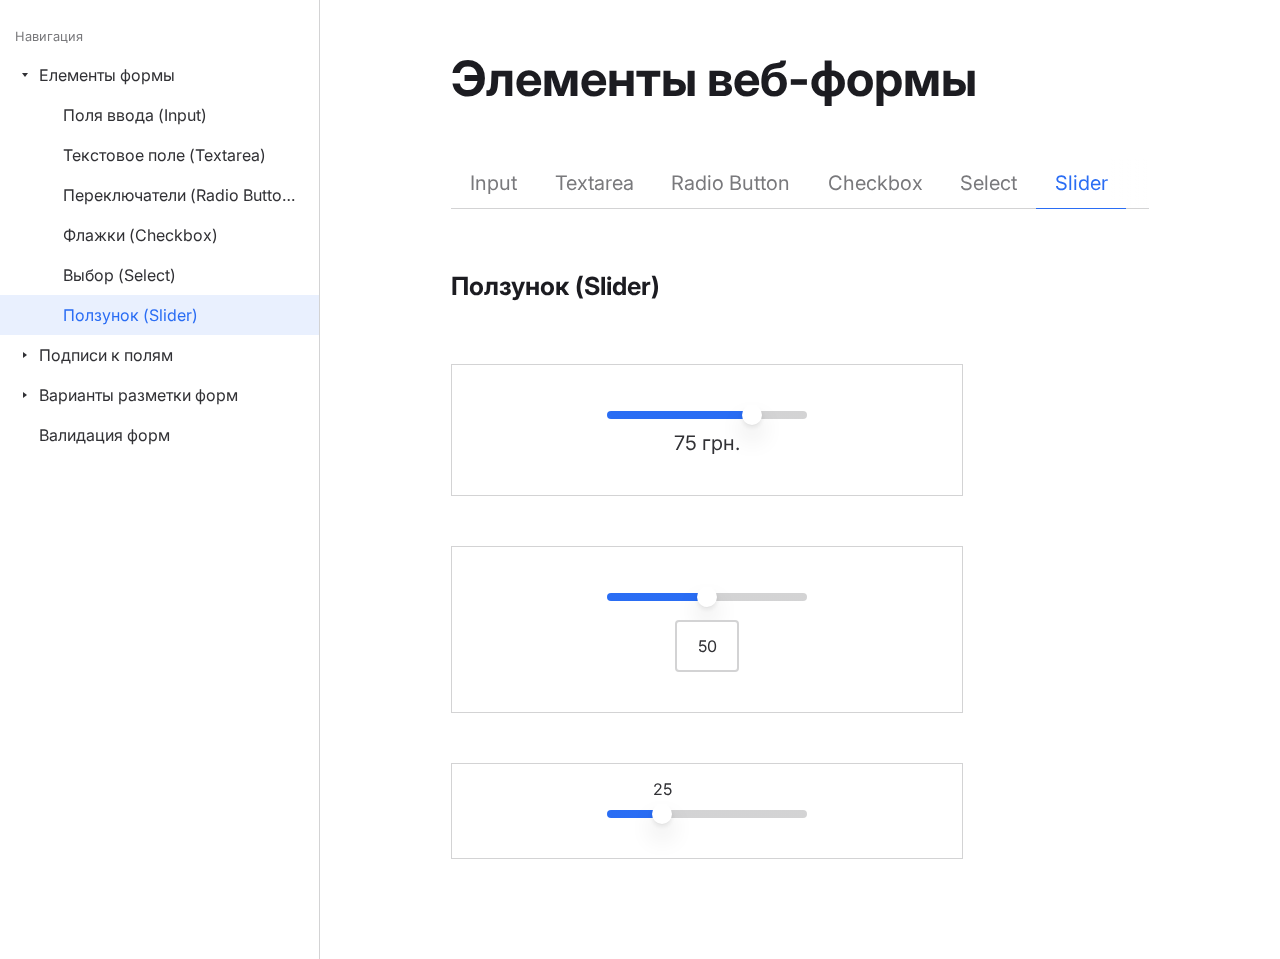
<file: elements-slider.html>
<!doctype html>
<html lang="ru-RU">
<head>
  <meta charset="UTF-8">
  <meta http-equiv="x-ua-compatible" content="ie=edge">
  
  <meta name="viewport" content="width=device-width, initial-scale=1">
  <script>document.getElementsByTagName("html")[0].className += " js";</script>

  <!-- Styles -->
  <link rel="preconnect" href="https://fonts.gstatic.com">
  <link href="https://fonts.googleapis.com/css2?family=Inter:wght@400;500;600;700&display=swap" rel="stylesheet">
  
  <link rel="stylesheet" href="assets/css/style.css">
  <!-- Uncomment the script below if you need to support browsers where CSS Variables have not been implemented (e.g., IE11) -->
  <!-- <script>
    if(!('CSS' in window) || !CSS.supports('color', 'var(--color-var)')) {var cfStyle = document.getElementById('codyframe');if(cfStyle) {var href = cfStyle.getAttribute('href');href = href.replace('style.css', 'style-fallback.css');cfStyle.setAttribute('href', href);}}
  </script> -->
  <title>Веб-Формы: Элементы формы - Slider | UX Pub</title>
</head>
<body>


  <div class="flex@md">
    <aside class="sidebar sidebar--static@md js-sidebar" data-static-class="position-relative z-index-1 flex-grow max-width-xxxxs border-right" id="sidebar" aria-labelledby="sidebar-title">
      <div class="sidebar__panel height-100%">
        <header class="sidebar__header z-index-2">
          <h1 class="text-md text-truncate" id="sidebar-title">Навигация</h1>
    
          <button class="reset sidebar__close-btn js-sidebar__close-btn js-tab-focus">
            <svg class="icon icon--xs" viewBox="0 0 16 16"><title>Close panel</title><g stroke-width="2" stroke="currentColor" fill="none" stroke-linecap="round" stroke-linejoin="round" stroke-miterlimit="10"><line x1="13.5" y1="2.5" x2="2.5" y2="13.5"></line><line x1="2.5" y1="2.5" x2="13.5" y2="13.5"></line></g></svg>
          </button>
        </header>
        
        <div class="position-relative z-index-1 height-100%">
          <!-- start sidebar content -->
          <nav class="position-sticky padding-y-md text-sm js-sidenav" style="top: 0;">
            <div class="margin-bottom-xs padding-x-sm">
              <span class="text-sm color-contrast-medium">Навигация</span>
            </div>
            

            <ul class="sidenav__list">

              <!-- Form elements -->
              <li class="sidenav__item sidenav__item--expanded">
                <a href="#0" class="sidenav__link">                  
                  <span class="sidenav__text">Елементы формы</span>
                </a>

                <button class="reset sidenav__sublist-control js-sidenav__sublist-control js-tab-focus" aria-label="Toggle sub navigation">
                  <svg class="icon" viewBox="0 0 12 12"><polygon points="4 3 8 6 4 9 4 3"/></svg>
                </button>

                <ul class="sidenav__list">
                  <li class="sidenav__item">
                    <a href="elements-input.html" class="sidenav__link">
                      <span class="sidenav__text">Поля ввода (Input)</span>
                    </a>
                  </li>
        
                  <li class="sidenav__item">
                    <a href="elements-textarea.html" class="sidenav__link">
                      <span class="sidenav__text">Текстовое поле (Textarea)</span>
                    </a>
                  </li>

                  <li class="sidenav__item">
                    <a href="elements-radio.html" class="sidenav__link">
                      <span class="sidenav__text">Переключатели (Radio Button)</span>
                    </a>
                  </li>

                  <li class="sidenav__item">
                    <a href="elements-checkbox.html" class="sidenav__link">
                      <span class="sidenav__text">Флажки (Checkbox)</span>
                    </a>
                  </li>

                  <li class="sidenav__item">
                    <a href="elements-select.html" class="sidenav__link">
                      <span class="sidenav__text">Выбор (Select)</span>
                    </a>
                  </li>

                  <li class="sidenav__item">
                    <a href="elements-slider.html" class="sidenav__link" aria-current="page">
                      <span class="sidenav__text">Ползунок (Slider)</span>
                    </a>
                  </li>
                </ul>
              </li>
              

              <!-- Form Labels -->
              <li class="sidenav__item">
                <a href="#0" class="sidenav__link">                  
                  <span class="sidenav__text">Подписи к полям</span>
                </a>

                <button class="reset sidenav__sublist-control js-sidenav__sublist-control js-tab-focus" aria-label="Toggle sub navigation">
                  <svg class="icon" viewBox="0 0 12 12"><polygon points="4 3 8 6 4 9 4 3"/></svg>
                </button>

                <ul class="sidenav__list">
                  <li class="sidenav__item">
                    <a href="label-placeholder.html" class="sidenav__link">
                      <span class="sidenav__text">Без подписей (Placeholder)</span>
                    </a>
                  </li>
        
                  <li class="sidenav__item">
                    <a href="label-default.html" class="sidenav__link">
                      <span class="sidenav__text">Подпись сверху (Label)</span>
                    </a>
                  </li>

                  <li class="sidenav__item">
                    <a href="label-floating.html" class="sidenav__link">
                      <span class="sidenav__text">Плавающие подписи (Floating label)</span>
                    </a>
                  </li>
                </ul>
              </li>


              <!-- Form Layout -->
              <li class="sidenav__item">
                <a href="#0" class="sidenav__link">                  
                  <span class="sidenav__text">Варианты разметки форм</span>
                </a>

                <button class="reset sidenav__sublist-control js-sidenav__sublist-control js-tab-focus" aria-label="Toggle sub navigation">
                  <svg class="icon" viewBox="0 0 12 12"><polygon points="4 3 8 6 4 9 4 3"/></svg>
                </button>

                <ul class="sidenav__list">
                  <li class="sidenav__item">
                    <a href="form-layout-1.html" class="sidenav__link">
                      <span class="sidenav__text">Подписи сверху</span>
                    </a>
                  </li>
        
                  <li class="sidenav__item">
                    <a href="form-layout-2.html" class="sidenav__link">
                      <span class="sidenav__text">Подписи слева 1</span>
                    </a>
                  </li>

                  <li class="sidenav__item">
                    <a href="form-layout-3.html" class="sidenav__link">
                      <span class="sidenav__text">Подписи слева 2</span>
                    </a>
                  </li>
                </ul>
              </li>
              

              <li class="sidenav__item">
                <a href="form-validation.html" class="sidenav__link">
                  <span class="sidenav__text">Валидация форм</span>
                </a>
              </li>
            </ul>

            <!--
            <div class="sidenav__divider margin-y-xs" role="presentation"></div>

            <div class="sidenav__label margin-bottom-xxxs">
              <span class="text-sm color-contrast-medium">Other</span>
            </div>
            -->
          </nav>
          
          <!-- end sidebar content -->
        </div>
      </div>
    </aside>



     <!-- start main content -->
    <main class="position-relative z-index-1 flex-grow min-height-100vh">
     
      <div class="padding-x-lg padding-x-xxl@lg padding-y-lg">
        <h1>Элементы веб-формы</h1>
        

        <nav class="s-tabs margin-top-lg">
          <ul class="s-tabs__list">
            <li><a class="s-tabs__link" href="elements-input.html">Input</a></li>
            <li><a class="s-tabs__link" href="elements-textarea.html">Textarea</a></li>
            <li><a class="s-tabs__link" href="elements-radio.html">Radio Button</a></li>
            <li><a class="s-tabs__link" href="elements-checkbox.html">Checkbox</a></li>
            <li><a class="s-tabs__link" href="elements-select.html">Select</a></li>
            <li><a class="s-tabs__link s-tabs__link--current" href="elements-slider.html">Slider</a></li>
          </ul>
        </nav>




        <section class="padding-top-md margin-top-md">
          <div class="max-width-xxs">
            <h4 class="margin-bottom-lg">Ползунок (Slider)</h4>


            <!-- Default Slider -->
            <div class="box margin-bottom-lg">
              <div class="flex justify-center items-center">
                <h5 class="sr-only">Выберите значение в интервале:</h5>
              
                <div class="slider js-slider">
                  <div class="slider__range">
                    <label class="sr-only" for="sliderValue">Значение ползунка</label>
                    <input class="slider__input" type="range" id="sliderValue" name="sliderValue" min="0" max="100" step="1" value="75">
                  </div>

                  <div class="text-center margin-top-xs" aria-hidden="true">
                    <span class="slider__value"><span class="js-slider__value">75</span> грн.</span>
                  </div>
                </div>
              </div>              
            </div>



            <!-- Slider with input --> 
            <div class="box margin-bottom-lg">
              <div class="flex justify-center items-center">
                <h5 class="sr-only">Выберите значение в интервале:</h5>
              
                <div class="slider slider--input js-slider">
                  <div class="slider__range">
                    <label class="sr-only" for="sliderValue2">Значение ползунка</label>
                    <input class="slider__input" type="range" id="sliderValue2" name="sliderValue2" min="0" max="100" step="1" value="50">
                  </div>
                  
                  <div class="text-center margin-top-sm" aria-hidden="true">
                    <div class="slider__value">
                      <!-- <span class="margin-right-xxxs">$</span> -->
                      <input class="form-control js-slider__value" type="text" value="50">
                    </div>
                  </div>
                </div>
              </div>              
            </div>



            <!-- Floating Value -->
            <div class="box margin-bottom-lg">
              <div class="flex justify-center items-center">
                <h5 class="sr-only">Выберите значение в интервале:</h5>
              
                <div class="slider slider--floating-value js-slider">
                  <div class="slider__range">
                    <label class="sr-only" for="sliderValue3">Значение ползунка</label>
                    <input class="slider__input" type="range" id="sliderValue3" name="sliderValue3" min="0" max="100" step="1" value="25">
                  </div>

                  <span class="slider__value js-slider__value--floating" aria-hidden="true">
                    <span class="js-slider__value">25</span>
                  </span>
                </div>
              </div>              
            </div>
            
          </div>
        </section>
    
        
      </div> <!-- /.container -->
      
    </main>
    <!-- end main content -->

  </div>



  <!-- Scripts -->
  <script src="assets/js/scripts.js"></script>

</body>
</html>
</file>
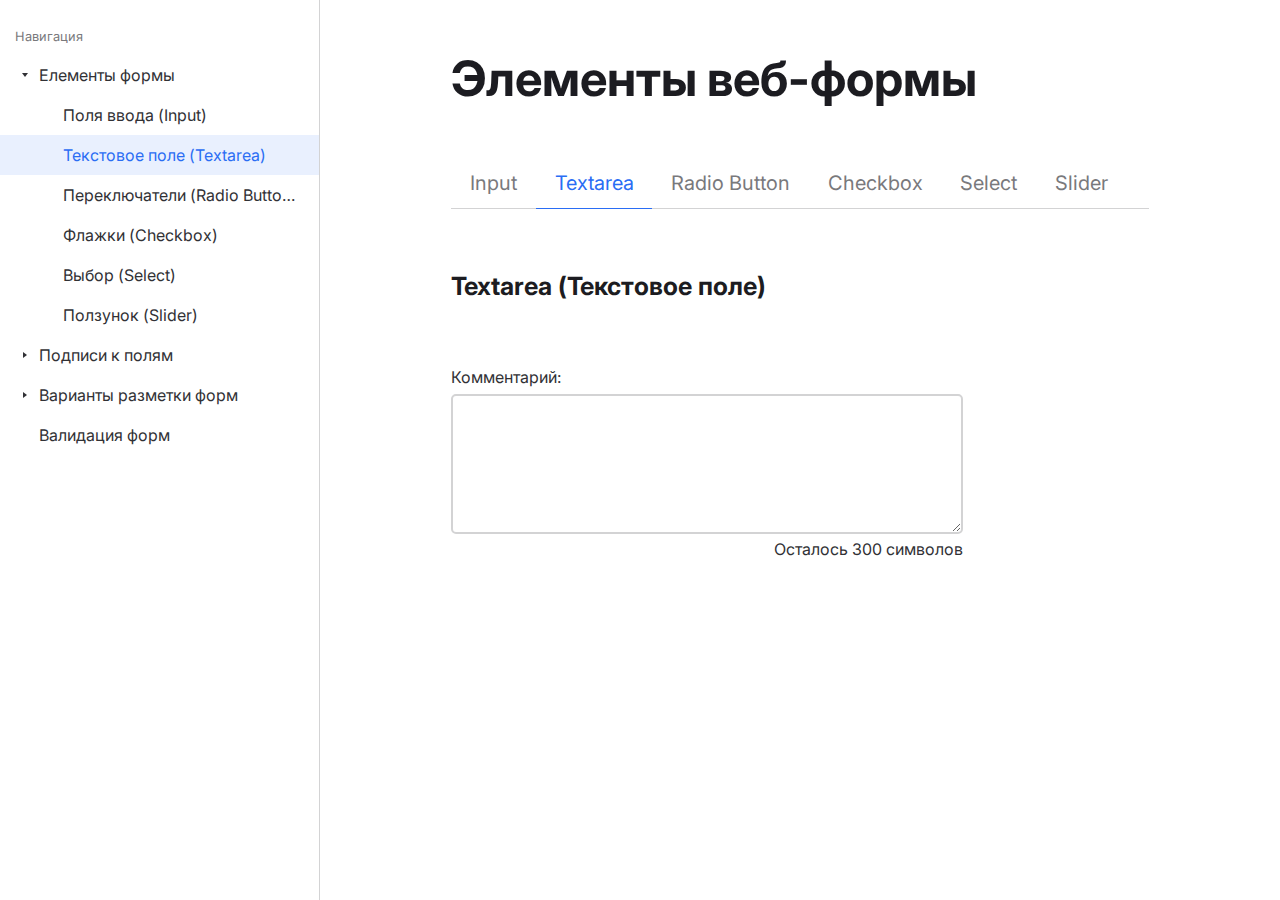
<file: elements-textarea.html>
<!doctype html>
<html lang="ru-RU">
<head>
  <meta charset="UTF-8">
  <meta http-equiv="x-ua-compatible" content="ie=edge">
  
  <meta name="viewport" content="width=device-width, initial-scale=1">
  <script>document.getElementsByTagName("html")[0].className += " js";</script>

  <!-- Styles -->
  <link rel="preconnect" href="https://fonts.gstatic.com">
  <link href="https://fonts.googleapis.com/css2?family=Inter:wght@400;500;600;700&display=swap" rel="stylesheet">
  
  <link rel="stylesheet" href="assets/css/style.css">
  <!-- Uncomment the script below if you need to support browsers where CSS Variables have not been implemented (e.g., IE11) -->
  <!-- <script>
    if(!('CSS' in window) || !CSS.supports('color', 'var(--color-var)')) {var cfStyle = document.getElementById('codyframe');if(cfStyle) {var href = cfStyle.getAttribute('href');href = href.replace('style.css', 'style-fallback.css');cfStyle.setAttribute('href', href);}}
  </script> -->
  <title>Веб-Формы: Элементы формы - Textarea | UX Pub</title>
</head>
<body>


  <div class="flex@md">
    <aside class="sidebar sidebar--static@md js-sidebar" data-static-class="position-relative z-index-1 flex-grow max-width-xxxxs border-right" id="sidebar" aria-labelledby="sidebar-title">
      <div class="sidebar__panel height-100%">
        <header class="sidebar__header z-index-2">
          <h1 class="text-md text-truncate" id="sidebar-title">Навигация</h1>
    
          <button class="reset sidebar__close-btn js-sidebar__close-btn js-tab-focus">
            <svg class="icon icon--xs" viewBox="0 0 16 16"><title>Close panel</title><g stroke-width="2" stroke="currentColor" fill="none" stroke-linecap="round" stroke-linejoin="round" stroke-miterlimit="10"><line x1="13.5" y1="2.5" x2="2.5" y2="13.5"></line><line x1="2.5" y1="2.5" x2="13.5" y2="13.5"></line></g></svg>
          </button>
        </header>
        
        <div class="position-relative z-index-1 height-100%">
          <!-- start sidebar content -->
          <nav class="position-sticky padding-y-md text-sm js-sidenav" style="top: 0;">
            <div class="margin-bottom-xs padding-x-sm">
              <span class="text-sm color-contrast-medium">Навигация</span>
            </div>
            

            <ul class="sidenav__list">

              <!-- Form elements -->
              <li class="sidenav__item sidenav__item--expanded">
                <a href="#0" class="sidenav__link">                  
                  <span class="sidenav__text">Елементы формы</span>
                </a>

                <button class="reset sidenav__sublist-control js-sidenav__sublist-control js-tab-focus" aria-label="Toggle sub navigation">
                  <svg class="icon" viewBox="0 0 12 12"><polygon points="4 3 8 6 4 9 4 3"/></svg>
                </button>

                <ul class="sidenav__list">
                  <li class="sidenav__item">
                    <a href="elements-input.html" class="sidenav__link">
                      <span class="sidenav__text">Поля ввода (Input)</span>
                    </a>
                  </li>
        
                  <li class="sidenav__item">
                    <a href="elements-textarea.html" class="sidenav__link" aria-current="page">
                      <span class="sidenav__text">Текстовое поле (Textarea)</span>
                    </a>
                  </li>

                  <li class="sidenav__item">
                    <a href="elements-radio.html" class="sidenav__link">
                      <span class="sidenav__text">Переключатели (Radio Button)</span>
                    </a>
                  </li>

                  <li class="sidenav__item">
                    <a href="elements-checkbox.html" class="sidenav__link">
                      <span class="sidenav__text">Флажки (Checkbox)</span>
                    </a>
                  </li>

                  <li class="sidenav__item">
                    <a href="elements-select.html" class="sidenav__link">
                      <span class="sidenav__text">Выбор (Select)</span>
                    </a>
                  </li>

                  <li class="sidenav__item">
                    <a href="elements-slider.html" class="sidenav__link">
                      <span class="sidenav__text">Ползунок (Slider)</span>
                    </a>
                  </li>
                </ul>
              </li>
              

              <!-- Form Labels -->
              <li class="sidenav__item">
                <a href="#0" class="sidenav__link">                  
                  <span class="sidenav__text">Подписи к полям</span>
                </a>

                <button class="reset sidenav__sublist-control js-sidenav__sublist-control js-tab-focus" aria-label="Toggle sub navigation">
                  <svg class="icon" viewBox="0 0 12 12"><polygon points="4 3 8 6 4 9 4 3"/></svg>
                </button>

                <ul class="sidenav__list">
                  <li class="sidenav__item">
                    <a href="label-placeholder.html" class="sidenav__link">
                      <span class="sidenav__text">Без подписей (Placeholder)</span>
                    </a>
                  </li>
        
                  <li class="sidenav__item">
                    <a href="label-default.html" class="sidenav__link">
                      <span class="sidenav__text">Подпись сверху (Label)</span>
                    </a>
                  </li>

                  <li class="sidenav__item">
                    <a href="label-floating.html" class="sidenav__link">
                      <span class="sidenav__text">Плавающие подписи (Floating label)</span>
                    </a>
                  </li>
                </ul>
              </li>


              <!-- Form Layout -->
              <li class="sidenav__item">
                <a href="#0" class="sidenav__link">                  
                  <span class="sidenav__text">Варианты разметки форм</span>
                </a>

                <button class="reset sidenav__sublist-control js-sidenav__sublist-control js-tab-focus" aria-label="Toggle sub navigation">
                  <svg class="icon" viewBox="0 0 12 12"><polygon points="4 3 8 6 4 9 4 3"/></svg>
                </button>

                <ul class="sidenav__list">
                  <li class="sidenav__item">
                    <a href="form-layout-1.html" class="sidenav__link">
                      <span class="sidenav__text">Подписи сверху</span>
                    </a>
                  </li>
        
                  <li class="sidenav__item">
                    <a href="form-layout-2.html" class="sidenav__link">
                      <span class="sidenav__text">Подписи слева 1</span>
                    </a>
                  </li>

                  <li class="sidenav__item">
                    <a href="form-layout-3.html" class="sidenav__link">
                      <span class="sidenav__text">Подписи слева 2</span>
                    </a>
                  </li>
                </ul>
              </li>
              

              <li class="sidenav__item">
                <a href="form-validation.html" class="sidenav__link">
                  <span class="sidenav__text">Валидация форм</span>
                </a>
              </li>
            </ul>

            <!--
            <div class="sidenav__divider margin-y-xs" role="presentation"></div>

            <div class="sidenav__label margin-bottom-xxxs">
              <span class="text-sm color-contrast-medium">Other</span>
            </div>
            -->
          </nav>
          
          <!-- end sidebar content -->
        </div>
      </div>
    </aside>



     <!-- start main content -->
    <main class="position-relative z-index-1 flex-grow min-height-100vh">
     
      <div class="padding-x-lg padding-x-xxl@lg padding-y-lg">
        <h1>Элементы веб-формы</h1>
        

        <nav class="s-tabs margin-top-lg">
          <ul class="s-tabs__list">
            <li><a class="s-tabs__link" href="elements-input.html">Input</a></li>
            <li><a class="s-tabs__link s-tabs__link--current" href="elements-textarea.html">Textarea</a></li>
            <li><a class="s-tabs__link" href="elements-radio.html">Radio Button</a></li>
            <li><a class="s-tabs__link" href="elements-checkbox.html">Checkbox</a></li>
            <li><a class="s-tabs__link" href="elements-select.html">Select</a></li>
            <li><a class="s-tabs__link" href="elements-slider.html">Slider</a></li>
          </ul>
        </nav>




        <section class="padding-top-md margin-top-md">
          <div class="max-width-xxs">
            <h4 class="margin-bottom-lg">Textarea (Текстовое поле)</h4>
            

            <div class="character-count js-character-count">
              <label class="form-label margin-bottom-xxs" for="textareaName">Комментарий:</label>
              
              <textarea class="form-control width-100% js-character-count__input" name="textareaName" id="textareaName" maxlength="300" style="min-height: 140px;"></textarea>
              
              <div class="character-count__helper character-count__helper--dynamic text-sm margin-top-xxxs" aria-live="polite" aria-atomic="true">
                Осталось <span class="js-character-count__counter"></span> символов
              </div>

              <div class="character-count__helper character-count__helper--static text-sm margin-top-xxxs">Максимум 300 символов</div>
            </div>

          </div>
        </section>    
        
      </div> <!-- /.container -->
      
    </main>
    <!-- end main content -->

  </div>



  <!-- Scripts -->
  <script src="assets/js/scripts.js"></script>

</body>
</html>
</file>
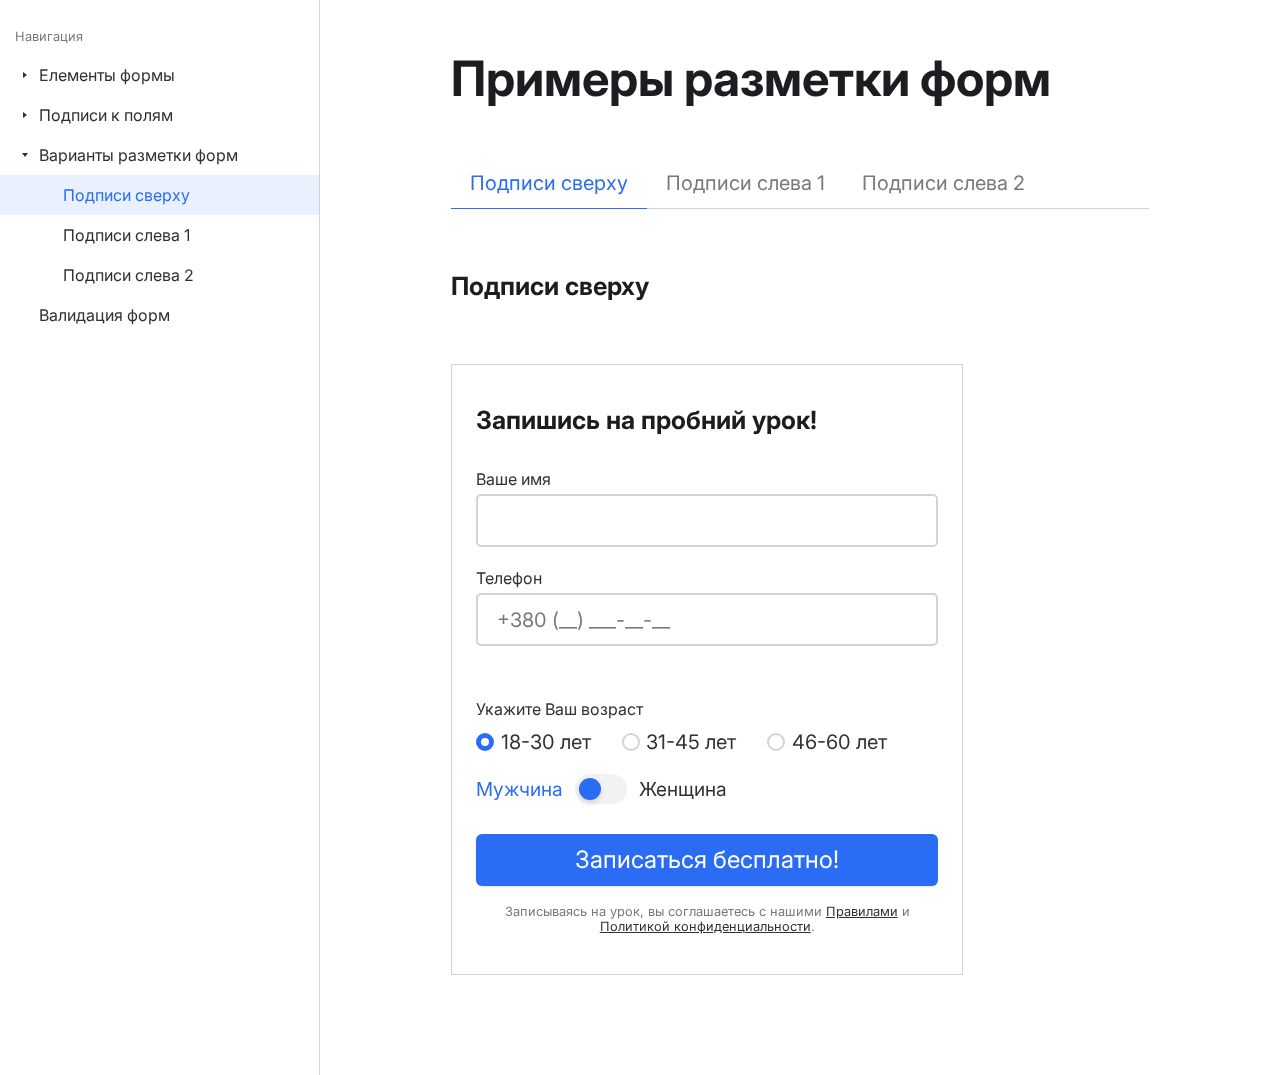
<file: form-layout-1.html>
<!doctype html>
<html lang="ru-RU">
<head>
  <meta charset="UTF-8">
  <meta http-equiv="x-ua-compatible" content="ie=edge">
  
  <meta name="viewport" content="width=device-width, initial-scale=1">
  <script>document.getElementsByTagName("html")[0].className += " js";</script>

  <!-- Styles -->
  <link rel="preconnect" href="https://fonts.gstatic.com">
  <link href="https://fonts.googleapis.com/css2?family=Inter:wght@400;500;600;700&display=swap" rel="stylesheet">
  
  <link rel="stylesheet" href="assets/css/style.css">
  <!-- Uncomment the script below if you need to support browsers where CSS Variables have not been implemented (e.g., IE11) -->
  <!-- <script>
    if(!('CSS' in window) || !CSS.supports('color', 'var(--color-var)')) {var cfStyle = document.getElementById('codyframe');if(cfStyle) {var href = cfStyle.getAttribute('href');href = href.replace('style.css', 'style-fallback.css');cfStyle.setAttribute('href', href);}}
  </script> -->
  <title>Веб-Формы: Примеры форм - Layout | UX Pub</title>
</head>
<body>


  <div class="flex@md">
    <aside class="sidebar sidebar--static@md js-sidebar" data-static-class="position-relative z-index-1 flex-grow max-width-xxxxs border-right" id="sidebar" aria-labelledby="sidebar-title">
      <div class="sidebar__panel height-100%">
        <header class="sidebar__header z-index-2">
          <h1 class="text-md text-truncate" id="sidebar-title">Навигация</h1>
    
          <button class="reset sidebar__close-btn js-sidebar__close-btn js-tab-focus">
            <svg class="icon icon--xs" viewBox="0 0 16 16"><title>Close panel</title><g stroke-width="2" stroke="currentColor" fill="none" stroke-linecap="round" stroke-linejoin="round" stroke-miterlimit="10"><line x1="13.5" y1="2.5" x2="2.5" y2="13.5"></line><line x1="2.5" y1="2.5" x2="13.5" y2="13.5"></line></g></svg>
          </button>
        </header>
        
        <div class="position-relative z-index-1 height-100%">
          <!-- start sidebar content -->
          <nav class="position-sticky padding-y-md text-sm js-sidenav" style="top: 0;">
            <div class="margin-bottom-xs padding-x-sm">
              <span class="text-sm color-contrast-medium">Навигация</span>
            </div>
            

            <ul class="sidenav__list">

              <!-- Form elements -->
              <li class="sidenav__item">
                <a href="#0" class="sidenav__link">                  
                  <span class="sidenav__text">Елементы формы</span>
                </a>

                <button class="reset sidenav__sublist-control js-sidenav__sublist-control js-tab-focus" aria-label="Toggle sub navigation">
                  <svg class="icon" viewBox="0 0 12 12"><polygon points="4 3 8 6 4 9 4 3"/></svg>
                </button>

                <ul class="sidenav__list">
                  <li class="sidenav__item">
                    <a href="elements-input.html" class="sidenav__link">
                      <span class="sidenav__text">Поля ввода (Input)</span>
                    </a>
                  </li>
        
                  <li class="sidenav__item">
                    <a href="elements-textarea.html" class="sidenav__link">
                      <span class="sidenav__text">Текстовое поле (Textarea)</span>
                    </a>
                  </li>

                  <li class="sidenav__item">
                    <a href="elements-radio.html" class="sidenav__link">
                      <span class="sidenav__text">Переключатели (Radio Button)</span>
                    </a>
                  </li>

                  <li class="sidenav__item">
                    <a href="elements-checkbox.html" class="sidenav__link">
                      <span class="sidenav__text">Флажки (Checkbox)</span>
                    </a>
                  </li>

                  <li class="sidenav__item">
                    <a href="elements-select.html" class="sidenav__link">
                      <span class="sidenav__text">Выбор (Select)</span>
                    </a>
                  </li>

                  <li class="sidenav__item">
                    <a href="elements-slider.html" class="sidenav__link">
                      <span class="sidenav__text">Ползунок (Slider)</span>
                    </a>
                  </li>
                </ul>
              </li>
              

              <!-- Form Labels -->
              <li class="sidenav__item">
                <a href="#0" class="sidenav__link">                  
                  <span class="sidenav__text">Подписи к полям</span>
                </a>

                <button class="reset sidenav__sublist-control js-sidenav__sublist-control js-tab-focus" aria-label="Toggle sub navigation">
                  <svg class="icon" viewBox="0 0 12 12"><polygon points="4 3 8 6 4 9 4 3"/></svg>
                </button>

                <ul class="sidenav__list">
                  <li class="sidenav__item">
                    <a href="label-placeholder.html" class="sidenav__link">
                      <span class="sidenav__text">Без подписей (Placeholder)</span>
                    </a>
                  </li>
        
                  <li class="sidenav__item">
                    <a href="label-default.html" class="sidenav__link">
                      <span class="sidenav__text">Подпись сверху (Label)</span>
                    </a>
                  </li>

                  <li class="sidenav__item">
                    <a href="label-floating.html" class="sidenav__link">
                      <span class="sidenav__text">Плавающие подписи (Floating label)</span>
                    </a>
                  </li>
                </ul>
              </li>


              <!-- Form Layout -->
              <li class="sidenav__item sidenav__item--expanded">
                <a href="#0" class="sidenav__link">                  
                  <span class="sidenav__text">Варианты разметки форм</span>
                </a>

                <button class="reset sidenav__sublist-control js-sidenav__sublist-control js-tab-focus" aria-label="Toggle sub navigation">
                  <svg class="icon" viewBox="0 0 12 12"><polygon points="4 3 8 6 4 9 4 3"/></svg>
                </button>

                <ul class="sidenav__list">
                  <li class="sidenav__item">
                    <a href="form-layout-1.html" class="sidenav__link" aria-current="page">
                      <span class="sidenav__text">Подписи сверху</span>
                    </a>
                  </li>
        
                  <li class="sidenav__item">
                    <a href="form-layout-2.html" class="sidenav__link">
                      <span class="sidenav__text">Подписи слева 1</span>
                    </a>
                  </li>

                  <li class="sidenav__item">
                    <a href="form-layout-3.html" class="sidenav__link">
                      <span class="sidenav__text">Подписи слева 2</span>
                    </a>
                  </li>
                </ul>
              </li>
              

              <li class="sidenav__item">
                <a href="form-validation.html" class="sidenav__link">
                  <span class="sidenav__text">Валидация форм</span>
                </a>
              </li>
            </ul>

            <!--
            <div class="sidenav__divider margin-y-xs" role="presentation"></div>

            <div class="sidenav__label margin-bottom-xxxs">
              <span class="text-sm color-contrast-medium">Other</span>
            </div>
            -->
          </nav>
          
          <!-- end sidebar content -->
        </div>
      </div>
    </aside>



     <!-- start main content -->
    <main class="position-relative z-index-1 flex-grow min-height-100vh">
     
      <div class="padding-x-lg padding-x-xxl@lg padding-y-lg">
        <h1>Примеры разметки форм</h1>
        

        <nav class="s-tabs margin-top-lg">
          <ul class="s-tabs__list">
            <li><a class="s-tabs__link s-tabs__link--current" href="form-layout-1.html">Подписи сверху</a></li>
            <li><a class="s-tabs__link" href="form-layout-2.html">Подписи слева 1</a></li>
            <li><a class="s-tabs__link" href="form-layout-3.html">Подписи слева 2</a></li>
          </ul>
        </nav>




        <section class="padding-top-md margin-top-md">
          <div class="">
            <h4 class="margin-bottom-lg">Подписи сверху</h4>


            <!-- Sign Up for Lesson -->
            <div class="box margin-bottom-lg max-width-xxs">            
    
              <form class="sign-up-form" action="#" novalidate>
                <div class="text-component margin-bottom-md">
                  <h4>Запишись на пробний урок!</h4>
                </div>
  
  
                <fieldset class="margin-bottom-md">
                  <div class="margin-bottom-sm">
                    <label class="form-label margin-bottom-xxxs" for="input-name">Ваше имя</label>
                    <input class="form-control width-100%" type="text" name="input-name" id="input-name" placeholder=" ">
                  </div>
    
                  <div class="margin-bottom-sm">
                    <label class="form-label margin-bottom-xxxs" for="input-phone">Телефон</label>
                    <input class="form-control width-100%" type="tel" name="input-phone" id="input-phone" placeholder="+380 (__) ___-__-__" data-slots="_">
                  </div>
                </fieldset>
  
                <fieldset class="margin-bottom-sm">                
  
                  <div class="margin-bottom-sm">
                    <p class="form-label margin-bottom-xxs">Укажите Ваш возраст</p>
                
                    <ul class="flex flex-wrap gap-md">
                      <li>
                        <input class="radio" type="radio" name="radio-age" id="age-1" checked>
                        <label for="age-1">18-30 лет</label>
                      </li>
                
                      <li>
                        <input class="radio" type="radio" name="radio-age" id="age-2">
                        <label for="age-2">31-45 лет</label>
                      </li>
                
                      <li>
                        <input class="radio" type="radio" name="radio-age" id="age-3">
                        <label for="age-3">46-60 лет</label>
                      </li>
                    </ul>
                  </div>
  
                  <div class="margin-bottom-xxxs">
                    <ul class="radio-switch-v2">
                      <li class="radio-switch-v2__item">
                        <input class="radio-switch-v2__input reset" type="radio" name="input-gender" id="gender-man" checked>
                        <label class="radio-switch-v2__label" for="gender-man">Мужчина</label>
                      </li>
      
                      <li class="radio-switch-v2__item">
                        <input class="radio-switch-v2__input reset" type="radio" name="input-gender" id="gender-woman">
                        <label class="radio-switch-v2__label" for="gender-woman">Женщина</label>
                        <div aria-hidden="true" class="radio-switch-v2__toggle"><span class="radio-switch-v2__marker"></span></div>
                      </li>
                    </ul>
                  </div>
                </fieldset>
  
                <div class="margin-bottom-sm">
                  <button class="btn btn--primary btn--md width-100%" type="submit">Записаться бесплатно!</button>
                </div>
  
                <div class="text-center">
                  <p class="text-xs color-contrast-medium">Записываясь на урок, вы соглашаетесь с нашими <a class="color-contrast-high" href="#0">Правилами</a> и <a class="color-contrast-high" href="#0">Политикой конфиденциальности</a>.</p>
                </div>
              </form>
            </div>
            
            
          </div>
        </section>
    
        
      </div> <!-- /.container -->
      
    </main>
    <!-- end main content -->

  </div>



  <!-- Scripts -->
  <script src="assets/js/scripts.js"></script>

</body>
</html>
</file>
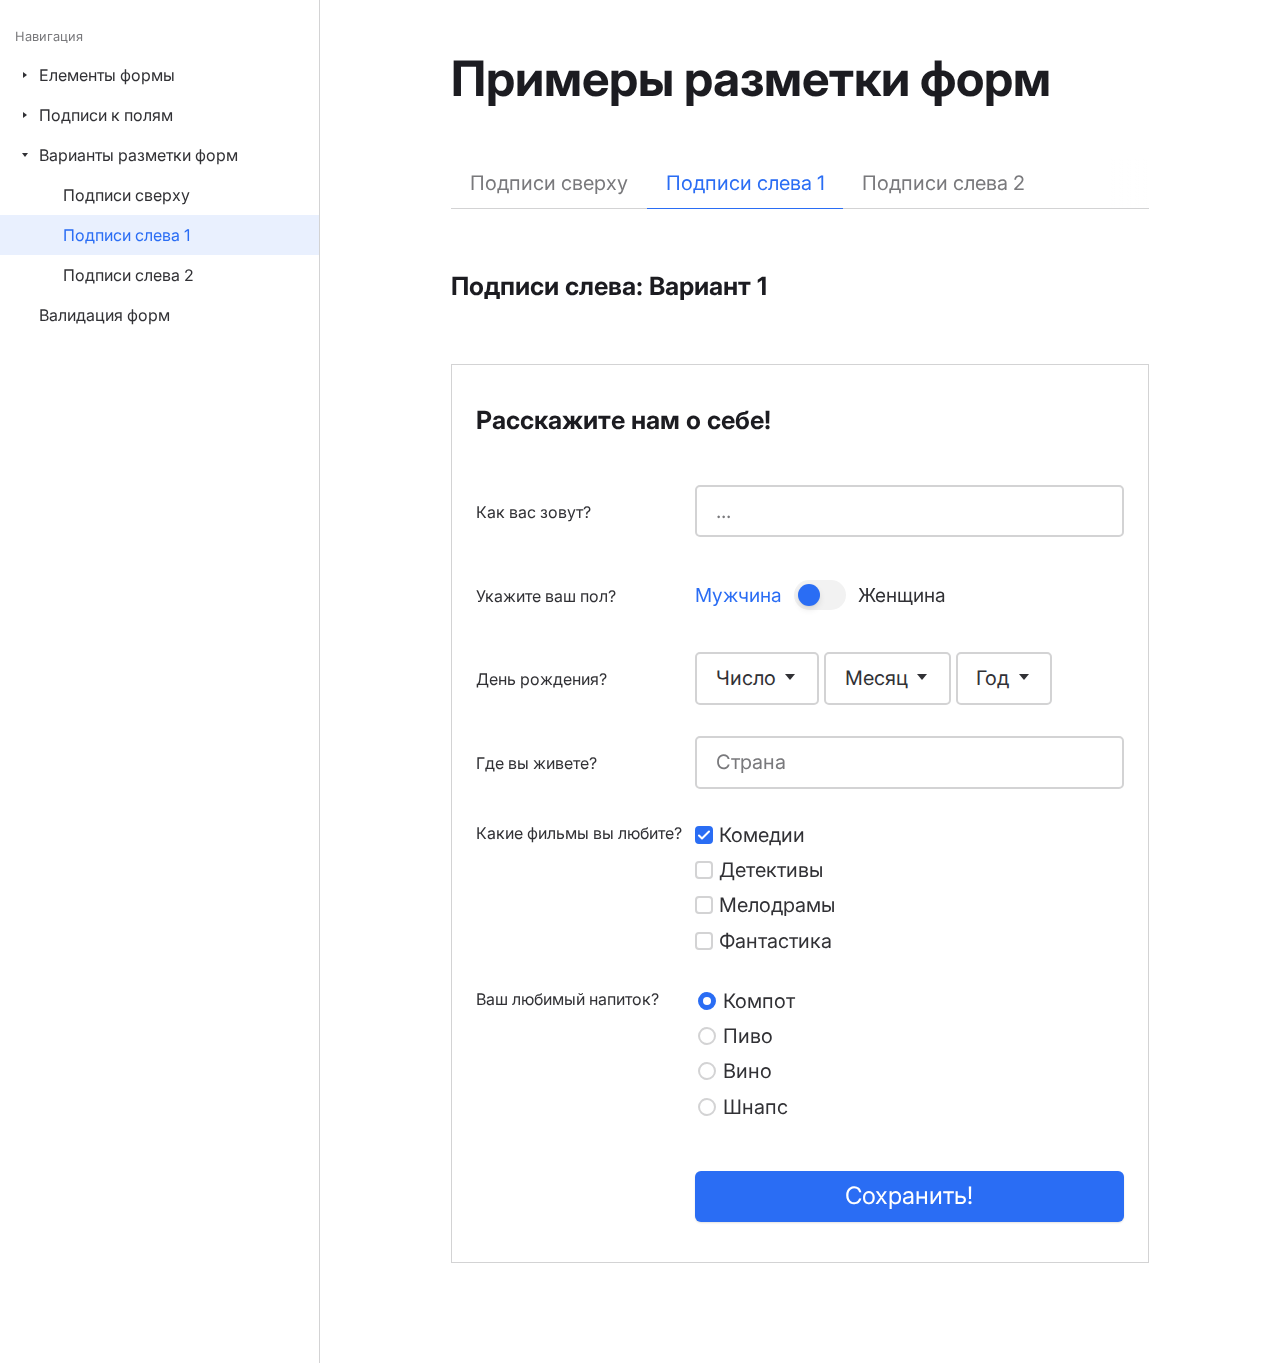
<file: form-layout-2.html>
<!doctype html>
<html lang="ru-RU">
<head>
  <meta charset="UTF-8">
  <meta http-equiv="x-ua-compatible" content="ie=edge">
  
  <meta name="viewport" content="width=device-width, initial-scale=1">
  <script>document.getElementsByTagName("html")[0].className += " js";</script>

  <!-- Styles -->
  <link rel="preconnect" href="https://fonts.gstatic.com">
  <link href="https://fonts.googleapis.com/css2?family=Inter:wght@400;500;600;700&display=swap" rel="stylesheet">
  
  <link rel="stylesheet" href="assets/css/style.css">
  <!-- Uncomment the script below if you need to support browsers where CSS Variables have not been implemented (e.g., IE11) -->
  <!-- <script>
    if(!('CSS' in window) || !CSS.supports('color', 'var(--color-var)')) {var cfStyle = document.getElementById('codyframe');if(cfStyle) {var href = cfStyle.getAttribute('href');href = href.replace('style.css', 'style-fallback.css');cfStyle.setAttribute('href', href);}}
  </script> -->
  <title>Веб-Формы: Примеры форм - Layout | UX Pub</title>
</head>
<body>


  <div class="flex@md">
    <aside class="sidebar sidebar--static@md js-sidebar" data-static-class="position-relative z-index-1 flex-grow max-width-xxxxs border-right" id="sidebar" aria-labelledby="sidebar-title">
      <div class="sidebar__panel height-100%">
        <header class="sidebar__header z-index-2">
          <h1 class="text-md text-truncate" id="sidebar-title">Навигация</h1>
    
          <button class="reset sidebar__close-btn js-sidebar__close-btn js-tab-focus">
            <svg class="icon icon--xs" viewBox="0 0 16 16"><title>Close panel</title><g stroke-width="2" stroke="currentColor" fill="none" stroke-linecap="round" stroke-linejoin="round" stroke-miterlimit="10"><line x1="13.5" y1="2.5" x2="2.5" y2="13.5"></line><line x1="2.5" y1="2.5" x2="13.5" y2="13.5"></line></g></svg>
          </button>
        </header>
        
        <div class="position-relative z-index-1 height-100%">
          <!-- start sidebar content -->
          <nav class="position-sticky padding-y-md text-sm js-sidenav" style="top: 0;">
            <div class="margin-bottom-xs padding-x-sm">
              <span class="text-sm color-contrast-medium">Навигация</span>
            </div>
            

            <ul class="sidenav__list">

              <!-- Form elements -->
              <li class="sidenav__item">
                <a href="#0" class="sidenav__link">                  
                  <span class="sidenav__text">Елементы формы</span>
                </a>

                <button class="reset sidenav__sublist-control js-sidenav__sublist-control js-tab-focus" aria-label="Toggle sub navigation">
                  <svg class="icon" viewBox="0 0 12 12"><polygon points="4 3 8 6 4 9 4 3"/></svg>
                </button>

                <ul class="sidenav__list">
                  <li class="sidenav__item">
                    <a href="elements-input.html" class="sidenav__link">
                      <span class="sidenav__text">Поля ввода (Input)</span>
                    </a>
                  </li>
        
                  <li class="sidenav__item">
                    <a href="elements-textarea.html" class="sidenav__link">
                      <span class="sidenav__text">Текстовое поле (Textarea)</span>
                    </a>
                  </li>

                  <li class="sidenav__item">
                    <a href="elements-radio.html" class="sidenav__link">
                      <span class="sidenav__text">Переключатели (Radio Button)</span>
                    </a>
                  </li>

                  <li class="sidenav__item">
                    <a href="elements-checkbox.html" class="sidenav__link">
                      <span class="sidenav__text">Флажки (Checkbox)</span>
                    </a>
                  </li>

                  <li class="sidenav__item">
                    <a href="elements-select.html" class="sidenav__link">
                      <span class="sidenav__text">Выбор (Select)</span>
                    </a>
                  </li>

                  <li class="sidenav__item">
                    <a href="elements-slider.html" class="sidenav__link">
                      <span class="sidenav__text">Ползунок (Slider)</span>
                    </a>
                  </li>
                </ul>
              </li>
              

              <!-- Form Labels -->
              <li class="sidenav__item">
                <a href="#0" class="sidenav__link">                  
                  <span class="sidenav__text">Подписи к полям</span>
                </a>

                <button class="reset sidenav__sublist-control js-sidenav__sublist-control js-tab-focus" aria-label="Toggle sub navigation">
                  <svg class="icon" viewBox="0 0 12 12"><polygon points="4 3 8 6 4 9 4 3"/></svg>
                </button>

                <ul class="sidenav__list">
                  <li class="sidenav__item">
                    <a href="label-placeholder.html" class="sidenav__link">
                      <span class="sidenav__text">Без подписей (Placeholder)</span>
                    </a>
                  </li>
        
                  <li class="sidenav__item">
                    <a href="label-default.html" class="sidenav__link">
                      <span class="sidenav__text">Подпись сверху (Label)</span>
                    </a>
                  </li>

                  <li class="sidenav__item">
                    <a href="label-floating.html" class="sidenav__link">
                      <span class="sidenav__text">Плавающие подписи (Floating label)</span>
                    </a>
                  </li>
                </ul>
              </li>


              <!-- Form Layout -->
              <li class="sidenav__item sidenav__item--expanded">
                <a href="#0" class="sidenav__link">                  
                  <span class="sidenav__text">Варианты разметки форм</span>
                </a>

                <button class="reset sidenav__sublist-control js-sidenav__sublist-control js-tab-focus" aria-label="Toggle sub navigation">
                  <svg class="icon" viewBox="0 0 12 12"><polygon points="4 3 8 6 4 9 4 3"/></svg>
                </button>

                <ul class="sidenav__list">
                  <li class="sidenav__item">
                    <a href="form-layout-1.html" class="sidenav__link">
                      <span class="sidenav__text">Подписи сверху</span>
                    </a>
                  </li>
        
                  <li class="sidenav__item">
                    <a href="form-layout-2.html" class="sidenav__link" aria-current="page">
                      <span class="sidenav__text">Подписи слева 1</span>
                    </a>
                  </li>

                  <li class="sidenav__item">
                    <a href="form-layout-3.html" class="sidenav__link">
                      <span class="sidenav__text">Подписи слева 2</span>
                    </a>
                  </li>
                </ul>
              </li>
              

              <li class="sidenav__item">
                <a href="form-validation.html" class="sidenav__link">
                  <span class="sidenav__text">Валидация форм</span>
                </a>
              </li>
            </ul>

            <!--
            <div class="sidenav__divider margin-y-xs" role="presentation"></div>

            <div class="sidenav__label margin-bottom-xxxs">
              <span class="text-sm color-contrast-medium">Other</span>
            </div>
            -->
          </nav>
          
          <!-- end sidebar content -->
        </div>
      </div>
    </aside>



     <!-- start main content -->
    <main class="position-relative z-index-1 flex-grow min-height-100vh">
     
      <div class="padding-x-lg padding-x-xxl@lg padding-y-lg">
        <h1>Примеры разметки форм</h1>
        

        <nav class="s-tabs margin-top-lg">
          <ul class="s-tabs__list">
            <li><a class="s-tabs__link" href="form-layout-1.html">Подписи сверху</a></li>
            <li><a class="s-tabs__link s-tabs__link--current" href="form-layout-2.html">Подписи слева 1</a></li>
            <li><a class="s-tabs__link" href="form-layout-3.html">Подписи слева 2</a></li>
          </ul>
        </nav>




        <section class="padding-top-md margin-top-md">
          <div class="">
            <h4 class="margin-bottom-lg">Подписи слева: Вариант 1</h4>


            <!-- Sign Up for Lesson -->
            <div class="box margin-bottom-lg max-width-sm">            
    
              <form class="sign-up-form" action="#" novalidate>
                <div class="text-component margin-bottom-lg">
                  <h4>Расскажите нам о себе!</h4>
                </div>



                <!-- Name -->
                <div class="margin-bottom-md">
                  <div class="grid items-center gap-xxs">
                    <div class="col-4@md">
                      <label class="form-label" for="input-name">Как вас зовут?</label>
                    </div>
                    <div class="col-8@md">
                      <input class="form-control width-100%" type="text" name="input-name" id="input-name" placeholder="...">
                    </div>
                  </div>
                </div>

                <!-- Gender -->
                <div class="margin-bottom-md">
                  <div class="grid items-center gap-xxs">
                    <div class="col-4@md">
                      <div class="form-label">Укажите ваш пол?</div>
                    </div>
                    <div class="col-8@md">

                      <ul class="radio-switch-v2" style="min-height: calc(3rem + 4px); align-items: center;">
                        <li class="radio-switch-v2__item">
                          <input class="radio-switch-v2__input reset" type="radio" name="radioGender" id="gender-man" checked>
                          <label class="radio-switch-v2__label" for="gender-man">Мужчина</label>
                        </li>

                        <li class="radio-switch-v2__item">
                          <input class="radio-switch-v2__input reset" type="radio" name="radioGender" id="gender-woman">
                          <label class="radio-switch-v2__label" for="gender-woman">Женщина</label>
                          <div aria-hidden="true" class="radio-switch-v2__toggle"><span class="radio-switch-v2__marker"></span></div>
                        </li>
                      </ul>

                    </div>
                  </div>
                </div>


                <!-- Birth Date -->
                <div class="margin-bottom-md">
                  <div class="grid items-center gap-xxs">
                    <div class="col-4@md">
                      <label class="form-label" for="input-name">День рождения?</label>
                    </div>
                    <div class="col-8@md">
                      <label class="sr-only" for="selectDay">Выбери день:</label>
                      <div class="select inline-block js-select" data-trigger-class="form-control">
                        <select name="selectDay" id="selectDay">
                            <option value="" selected disabled>Число</option>
                            <option value="1">01</option>
                            <option value="2">02</option>
                            <option value="3">03</option>
                            <option value="4">04</option>
                            <option value="5">05</option>
                            <option value="6">06</option>
                            <option value="7">07</option>
                            <option value="8">08</option>
                            <option value="9">09</option>
                            <option value="10">10</option>
                            <option value="11">11</option>
                            <option value="12">12</option>
                        </select>
                        
                        <svg class="icon icon--xs margin-left-xxxs" aria-hidden="true" viewBox="0 0 16 16"><polygon points="3,5 8,11 13,5 "></polygon></svg>
                      </div>

                      <label class="sr-only" for="selectMonth">Выбери месяц:</label>
                      <div class="select inline-block js-select" data-trigger-class="form-control">
                        <select name="selectMonth" id="selectMonth">
                            <option value="" selected disabled>Месяц</option>
                            <option value="1">Январь</option>
                            <option value="2">Февраль</option>
                            <option value="3">Март</option>
                            <option value="4">Апрель</option>
                            <option value="5">Май</option>
                            <option value="6">Июнь</option>
                            <option value="7">Июль</option>
                            <option value="8">Август</option>
                            <option value="9">Сентябрь</option>
                            <option value="10">Октябрь</option>
                            <option value="11">Ноябрь</option>
                            <option value="12">Декабрь</option>
                        </select>
                        
                        <svg class="icon icon--xs margin-left-xxxs" aria-hidden="true" viewBox="0 0 16 16"><polygon points="3,5 8,11 13,5 "></polygon></svg>
                      </div>

                      <label class="sr-only" for="selectYear">Выбери год:</label>
                      <div class="select inline-block js-select" data-trigger-class="form-control">
                        <select name="selectYear" id="selectYear">
                            <option value="" selected disabled>Год</option>
                            <option value="1">2002</option>
                            <option value="2">2001</option>
                            <option value="3">2000</option>
                            <option value="4">1999</option>
                            <option value="5">1998</option>
                            <option value="6">1997</option>
                            <option value="7">1996</option>
                            <option value="8">1995</option>
                            <option value="9">1994</option>
                            <option value="10">1993</option>
                            <option value="11">1992</option>
                            <option value="12">1991</option>
                        </select>
                        
                        <svg class="icon icon--xs margin-left-xxxs" aria-hidden="true" viewBox="0 0 16 16"><polygon points="3,5 8,11 13,5 "></polygon></svg>
                      </div>

                    </div>
                  </div>
                </div>


                <!-- Country -->
                <div class="margin-bottom-md">
                  <div class="grid items-center gap-xxs">
                    <div class="col-4@md">
                      <label class="form-label" for="input-country">Где вы живете?</label>
                    </div>
                    <div class="col-8@md">
                      <input class="form-control width-100%" type="text" name="input-country" id="input-country" list="countries" placeholder="Страна">
                      <datalist id="countries">
                        <option value="Украина"></option>
                        <option value="Россия"></option>
                        <option value="Беларусь"></option>
                        <option value="Казахстан"></option>
                      </datalist>
                    </div>
                  </div>
                </div>


                <!-- Categories -->
                <div class="margin-bottom-md">
                  <div class="grid items-start gap-xxs">
                    <div class="col-4@md">
                      <div class="form-label">Какие фильмы вы любите?</div>
                    </div>
                    <div class="col-8@md">
                      <ul class="flex flex-column gap-xxxs">
                        <li>
                          <input class="checkbox" type="checkbox" id="checkbox-1" checked>
                          <label for="checkbox-1">Комедии</label>
                        </li>
                  
                        <li>
                          <input class="checkbox" type="checkbox" id="checkbox-2">
                          <label for="checkbox-2">Детективы</label>
                        </li>
                  
                        <li>
                          <input class="checkbox" type="checkbox" id="checkbox-3">
                          <label for="checkbox-3">Мелодрамы</label>
                        </li>
        
                        <li>
                          <input class="checkbox" type="checkbox" id="checkbox-4">
                          <label for="checkbox-4">Фантастика</label>
                        </li>
                      </ul>
                    </div>
                  </div>
                </div>


                <!-- Drink -->
                <div class="margin-bottom-md">
                  <div class="grid items-start gap-sm">
                    <div class="col-4@md">
                      <span class="form-label">Ваш любимый напиток?</span>
                    </div>
                    <div class="col-8@md">
                      <ul class="flex flex-column gap-xxxs">
                        <li>
                          <input class="radio" type="radio" name="radio-drink" id="drink-1" checked>
                          <label for="drink-1">Компот</label>
                        </li>
                  
                        <li>
                          <input class="radio" type="radio" name="radio-drink" id="drink-2">
                          <label for="drink-2">Пиво</label>
                        </li>
                  
                        <li>
                          <input class="radio" type="radio" name="radio-drink" id="drink-3">
                          <label for="drink-3">Вино</label>
                        </li>

                        <li>
                          <input class="radio" type="radio" name="radio-drink" id="drink-4">
                          <label for="drink-4">Шнапс</label>
                        </li>
                      </ul>
                    </div>
                  </div>
                </div>
                
                
                <div class="grid items-start gap-xxs padding-top-sm">
                  <div class="col-8@md offset-4@md">
                    <button class="btn btn--primary btn--md width-100%" type="submit">Сохранить!</button>
                  </div>
                </div>
  
                
              </form>
            </div>
            
            
          </div>
        </section>
    
        
      </div> <!-- /.container -->
      
    </main>
    <!-- end main content -->

  </div>



  <!-- Scripts -->
  <script src="assets/js/scripts.js"></script>

</body>
</html>
</file>
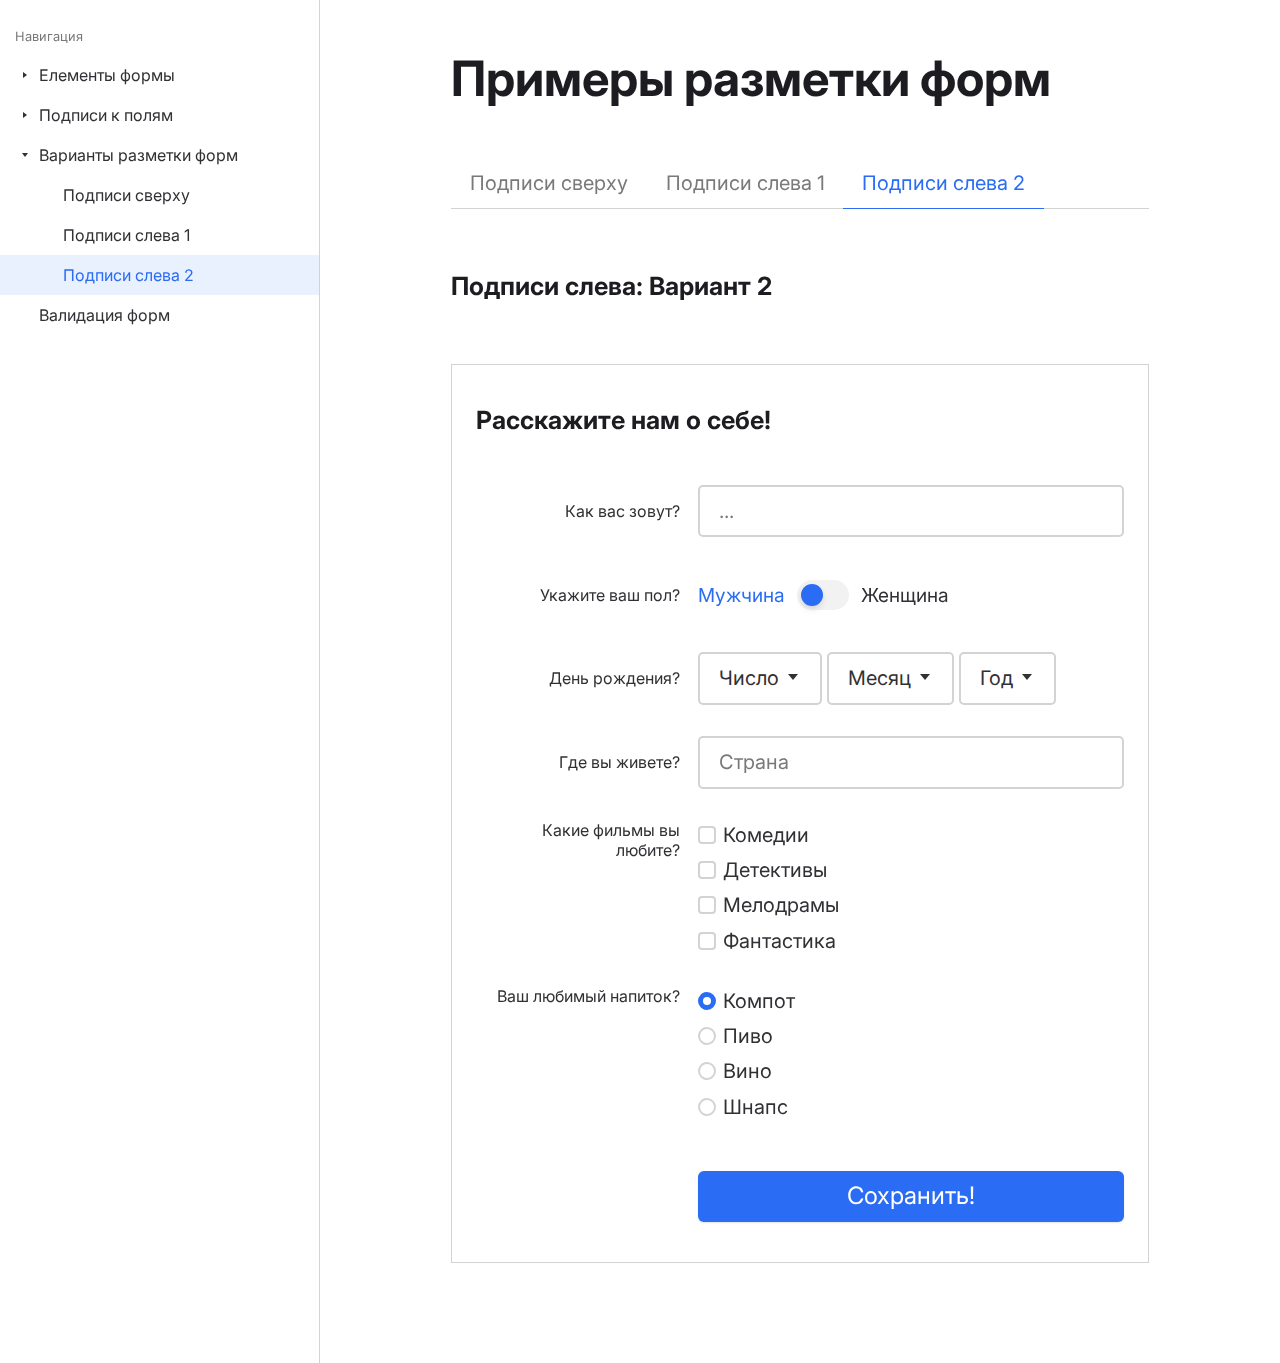
<file: form-layout-3.html>
<!doctype html>
<html lang="ru-RU">
<head>
  <meta charset="UTF-8">
  <meta http-equiv="x-ua-compatible" content="ie=edge">
  
  <meta name="viewport" content="width=device-width, initial-scale=1">
  <script>document.getElementsByTagName("html")[0].className += " js";</script>

  <!-- Styles -->
  <link rel="preconnect" href="https://fonts.gstatic.com">
  <link href="https://fonts.googleapis.com/css2?family=Inter:wght@400;500;600;700&display=swap" rel="stylesheet">
  
  <link rel="stylesheet" href="assets/css/style.css">
  <!-- Uncomment the script below if you need to support browsers where CSS Variables have not been implemented (e.g., IE11) -->
  <!-- <script>
    if(!('CSS' in window) || !CSS.supports('color', 'var(--color-var)')) {var cfStyle = document.getElementById('codyframe');if(cfStyle) {var href = cfStyle.getAttribute('href');href = href.replace('style.css', 'style-fallback.css');cfStyle.setAttribute('href', href);}}
  </script> -->
  <title>Веб-Формы: Примеры форм - Layout | UX Pub</title>
</head>
<body>


  <div class="flex@md">
    <aside class="sidebar sidebar--static@md js-sidebar" data-static-class="position-relative z-index-1 flex-grow max-width-xxxxs border-right" id="sidebar" aria-labelledby="sidebar-title">
      <div class="sidebar__panel height-100%">
        <header class="sidebar__header z-index-2">
          <h1 class="text-md text-truncate" id="sidebar-title">Навигация</h1>
    
          <button class="reset sidebar__close-btn js-sidebar__close-btn js-tab-focus">
            <svg class="icon icon--xs" viewBox="0 0 16 16"><title>Close panel</title><g stroke-width="2" stroke="currentColor" fill="none" stroke-linecap="round" stroke-linejoin="round" stroke-miterlimit="10"><line x1="13.5" y1="2.5" x2="2.5" y2="13.5"></line><line x1="2.5" y1="2.5" x2="13.5" y2="13.5"></line></g></svg>
          </button>
        </header>
        
        <div class="position-relative z-index-1 height-100%">
          <!-- start sidebar content -->
          <nav class="position-sticky padding-y-md text-sm js-sidenav" style="top: 0;">
            <div class="margin-bottom-xs padding-x-sm">
              <span class="text-sm color-contrast-medium">Навигация</span>
            </div>
            

            <ul class="sidenav__list">

              <!-- Form elements -->
              <li class="sidenav__item">
                <a href="#0" class="sidenav__link">                  
                  <span class="sidenav__text">Елементы формы</span>
                </a>

                <button class="reset sidenav__sublist-control js-sidenav__sublist-control js-tab-focus" aria-label="Toggle sub navigation">
                  <svg class="icon" viewBox="0 0 12 12"><polygon points="4 3 8 6 4 9 4 3"/></svg>
                </button>

                <ul class="sidenav__list">
                  <li class="sidenav__item">
                    <a href="elements-input.html" class="sidenav__link">
                      <span class="sidenav__text">Поля ввода (Input)</span>
                    </a>
                  </li>
        
                  <li class="sidenav__item">
                    <a href="elements-textarea.html" class="sidenav__link">
                      <span class="sidenav__text">Текстовое поле (Textarea)</span>
                    </a>
                  </li>

                  <li class="sidenav__item">
                    <a href="elements-radio.html" class="sidenav__link">
                      <span class="sidenav__text">Переключатели (Radio Button)</span>
                    </a>
                  </li>

                  <li class="sidenav__item">
                    <a href="elements-checkbox.html" class="sidenav__link">
                      <span class="sidenav__text">Флажки (Checkbox)</span>
                    </a>
                  </li>

                  <li class="sidenav__item">
                    <a href="elements-select.html" class="sidenav__link">
                      <span class="sidenav__text">Выбор (Select)</span>
                    </a>
                  </li>

                  <li class="sidenav__item">
                    <a href="elements-slider.html" class="sidenav__link">
                      <span class="sidenav__text">Ползунок (Slider)</span>
                    </a>
                  </li>
                </ul>
              </li>
              

              <!-- Form Labels -->
              <li class="sidenav__item">
                <a href="#0" class="sidenav__link">                  
                  <span class="sidenav__text">Подписи к полям</span>
                </a>

                <button class="reset sidenav__sublist-control js-sidenav__sublist-control js-tab-focus" aria-label="Toggle sub navigation">
                  <svg class="icon" viewBox="0 0 12 12"><polygon points="4 3 8 6 4 9 4 3"/></svg>
                </button>

                <ul class="sidenav__list">
                  <li class="sidenav__item">
                    <a href="label-placeholder.html" class="sidenav__link">
                      <span class="sidenav__text">Без подписей (Placeholder)</span>
                    </a>
                  </li>
        
                  <li class="sidenav__item">
                    <a href="label-default.html" class="sidenav__link">
                      <span class="sidenav__text">Подпись сверху (Label)</span>
                    </a>
                  </li>

                  <li class="sidenav__item">
                    <a href="label-floating.html" class="sidenav__link">
                      <span class="sidenav__text">Плавающие подписи (Floating label)</span>
                    </a>
                  </li>
                </ul>
              </li>


              <!-- Form Layout -->
              <li class="sidenav__item sidenav__item--expanded">
                <a href="#0" class="sidenav__link">                  
                  <span class="sidenav__text">Варианты разметки форм</span>
                </a>

                <button class="reset sidenav__sublist-control js-sidenav__sublist-control js-tab-focus" aria-label="Toggle sub navigation">
                  <svg class="icon" viewBox="0 0 12 12"><polygon points="4 3 8 6 4 9 4 3"/></svg>
                </button>

                <ul class="sidenav__list">
                  <li class="sidenav__item">
                    <a href="form-layout-1.html" class="sidenav__link">
                      <span class="sidenav__text">Подписи сверху</span>
                    </a>
                  </li>
        
                  <li class="sidenav__item">
                    <a href="form-layout-2.html" class="sidenav__link">
                      <span class="sidenav__text">Подписи слева 1</span>
                    </a>
                  </li>

                  <li class="sidenav__item">
                    <a href="form-layout-3.html" class="sidenav__link" aria-current="page">
                      <span class="sidenav__text">Подписи слева 2</span>
                    </a>
                  </li>
                </ul>
              </li>
              

              <li class="sidenav__item">
                <a href="form-validation.html" class="sidenav__link">
                  <span class="sidenav__text">Валидация форм</span>
                </a>
              </li>
            </ul>

            <!--
            <div class="sidenav__divider margin-y-xs" role="presentation"></div>

            <div class="sidenav__label margin-bottom-xxxs">
              <span class="text-sm color-contrast-medium">Other</span>
            </div>
            -->
          </nav>
          
          <!-- end sidebar content -->
        </div>
      </div>
    </aside>



     <!-- start main content -->
    <main class="position-relative z-index-1 flex-grow min-height-100vh">
     
      <div class="padding-x-lg padding-x-xxl@lg padding-y-lg">
        <h1>Примеры разметки форм</h1>
        

        <nav class="s-tabs margin-top-lg">
          <ul class="s-tabs__list">
            <li><a class="s-tabs__link" href="form-layout-1.html">Подписи сверху</a></li>
            <li><a class="s-tabs__link" href="form-layout-2.html">Подписи слева 1</a></li>
            <li><a class="s-tabs__link s-tabs__link--current" href="form-layout-3.html">Подписи слева 2</a></li>
          </ul>
        </nav>




        <section class="padding-top-md margin-top-md">
          <div class="">
            <h4 class="margin-bottom-lg">Подписи слева: Вариант 2</h4>


            <!-- Sign Up for Lesson -->
            <div class="box margin-bottom-lg max-width-sm">            
    
              <form class="sign-up-form" action="#" novalidate>
                <div class="text-component margin-bottom-lg">
                  <h4>Расскажите нам о себе!</h4>
                </div>



                <!-- Name -->
                <div class="margin-bottom-md">
                  <div class="grid items-center gap-sm">
                    <div class="col-4@md">
                      <label class="form-label block text-right" for="input-name">Как вас зовут?</label>
                    </div>
                    <div class="col-8@md">
                      <input class="form-control width-100%" type="text" name="input-name" id="input-name" placeholder="...">
                    </div>
                  </div>
                </div>

                <!-- Gender -->
                <div class="margin-bottom-md">
                  <div class="grid items-center gap-sm">
                    <div class="col-4@md">
                      <span class="form-label block text-right">Укажите ваш пол?</span>
                    </div>
                    <div class="col-8@md">

                      <ul class="radio-switch-v2" style="min-height: calc(3rem + 4px); align-items: center;">
                        <li class="radio-switch-v2__item">
                          <input class="radio-switch-v2__input reset" type="radio" name="radioGender" id="gender-man" checked>
                          <label class="radio-switch-v2__label" for="gender-man">Мужчина</label>
                        </li>

                        <li class="radio-switch-v2__item">
                          <input class="radio-switch-v2__input reset" type="radio" name="radioGender" id="gender-woman">
                          <label class="radio-switch-v2__label" for="gender-woman">Женщина</label>
                          <div aria-hidden="true" class="radio-switch-v2__toggle"><span class="radio-switch-v2__marker"></span></div>
                        </li>
                      </ul>

                    </div>
                  </div>
                </div>


                <!-- Birth Date -->
                <div class="margin-bottom-md">
                  <div class="grid items-center gap-sm">
                    <div class="col-4@md">
                      <span class="form-label block text-right">День рождения?</span>
                    </div>
                    <div class="col-8@md">
                      <label class="sr-only" for="selectDay">Выбери день:</label>
                      <div class="select inline-block js-select" data-trigger-class="form-control">
                        <select name="selectDay" id="selectDay">
                            <option value="" selected disabled>Число</option>
                            <option value="1">01</option>
                            <option value="2">02</option>
                            <option value="3">03</option>
                            <option value="4">04</option>
                            <option value="5">05</option>
                            <option value="6">06</option>
                            <option value="7">07</option>
                            <option value="8">08</option>
                            <option value="9">09</option>
                            <option value="10">10</option>
                            <option value="11">11</option>
                            <option value="12">12</option>
                        </select>
                        
                        <svg class="icon icon--xs margin-left-xxxs" aria-hidden="true" viewBox="0 0 16 16"><polygon points="3,5 8,11 13,5 "></polygon></svg>
                      </div>

                      <label class="sr-only" for="selectMonth">Выбери месяц:</label>
                      <div class="select inline-block js-select" data-trigger-class="form-control">
                        <select name="selectMonth" id="selectMonth">
                            <option value="" selected disabled>Месяц</option>
                            <option value="1">Январь</option>
                            <option value="2">Февраль</option>
                            <option value="3">Март</option>
                            <option value="4">Апрель</option>
                            <option value="5">Май</option>
                            <option value="6">Июнь</option>
                            <option value="7">Июль</option>
                            <option value="8">Август</option>
                            <option value="9">Сентябрь</option>
                            <option value="10">Октябрь</option>
                            <option value="11">Ноябрь</option>
                            <option value="12">Декабрь</option>
                        </select>
                        
                        <svg class="icon icon--xs margin-left-xxxs" aria-hidden="true" viewBox="0 0 16 16"><polygon points="3,5 8,11 13,5 "></polygon></svg>
                      </div>

                      <label class="sr-only" for="selectYear">Выбери год:</label>
                      <div class="select inline-block js-select" data-trigger-class="form-control">
                        <select name="selectYear" id="selectYear">
                            <option value="" selected disabled>Год</option>
                            <option value="1">2002</option>
                            <option value="2">2001</option>
                            <option value="3">2000</option>
                            <option value="4">1999</option>
                            <option value="5">1998</option>
                            <option value="6">1997</option>
                            <option value="7">1996</option>
                            <option value="8">1995</option>
                            <option value="9">1994</option>
                            <option value="10">1993</option>
                            <option value="11">1992</option>
                            <option value="12">1991</option>
                        </select>
                        
                        <svg class="icon icon--xs margin-left-xxxs" aria-hidden="true" viewBox="0 0 16 16"><polygon points="3,5 8,11 13,5 "></polygon></svg>
                      </div>

                    </div>
                  </div>
                </div>


                <!-- Country -->
                <div class="margin-bottom-md">
                  <div class="grid items-center gap-sm">
                    <div class="col-4@md">
                      <label class="form-label block text-right" for="input-country">Где вы живете?</label>
                    </div>
                    <div class="col-8@md">
                      <input class="form-control width-100%" type="text" name="input-country" id="input-country" list="countries" placeholder="Страна">
                      <datalist id="countries">
                        <option value="Украина"></option>
                        <option value="Россия"></option>
                        <option value="Беларусь"></option>
                        <option value="Казахстан"></option>
                      </datalist>
                    </div>
                  </div>
                </div>


                <!-- Categories -->
                <div class="margin-bottom-md">
                  <div class="grid items-start gap-sm">
                    <div class="col-4@md">
                      <span class="form-label block text-right">Какие фильмы вы любите?</span>
                    </div>
                    <div class="col-8@md">
                      <ul class="flex flex-column gap-xxxs">
                        <li>
                          <input class="checkbox" type="checkbox" id="checkbox-1">
                          <label for="checkbox-1">Комедии</label>
                        </li>
                  
                        <li>
                          <input class="checkbox" type="checkbox" id="checkbox-2">
                          <label for="checkbox-2">Детективы</label>
                        </li>
                  
                        <li>
                          <input class="checkbox" type="checkbox" id="checkbox-3">
                          <label for="checkbox-3">Мелодрамы</label>
                        </li>
        
                        <li>
                          <input class="checkbox" type="checkbox" id="checkbox-4">
                          <label for="checkbox-4">Фантастика</label>
                        </li>
                      </ul>
                    </div>
                  </div>
                </div>



                <!-- Drink -->
                <div class="margin-bottom-md">
                  <div class="grid items-start gap-sm">
                    <div class="col-4@md">
                      <span class="form-label block text-right">Ваш любимый напиток?</span>
                    </div>
                    <div class="col-8@md">
                      <ul class="flex flex-column gap-xxxs">
                        <li>
                          <input class="radio" type="radio" name="radio-drink" id="drink-1" checked>
                          <label for="drink-1">Компот</label>
                        </li>
                  
                        <li>
                          <input class="radio" type="radio" name="radio-drink" id="drink-2">
                          <label for="drink-2">Пиво</label>
                        </li>
                  
                        <li>
                          <input class="radio" type="radio" name="radio-drink" id="drink-3">
                          <label for="drink-3">Вино</label>
                        </li>

                        <li>
                          <input class="radio" type="radio" name="radio-drink" id="drink-4">
                          <label for="drink-4">Шнапс</label>
                        </li>
                      </ul>
                    </div>
                  </div>
                </div>
                
                
                <div class="grid items-start gap-sm padding-top-sm">
                  <div class="col-8@md offset-4@md">
                    <button class="btn btn--primary btn--md width-100%" type="submit">Сохранить!</button>
                  </div>
                </div>
  
                
              </form>
            </div>
            
            
          </div>
        </section>
    
        
      </div> <!-- /.container -->
      
    </main>
    <!-- end main content -->

  </div>



  <!-- Scripts -->
  <script src="assets/js/scripts.js"></script>

</body>
</html>
</file>
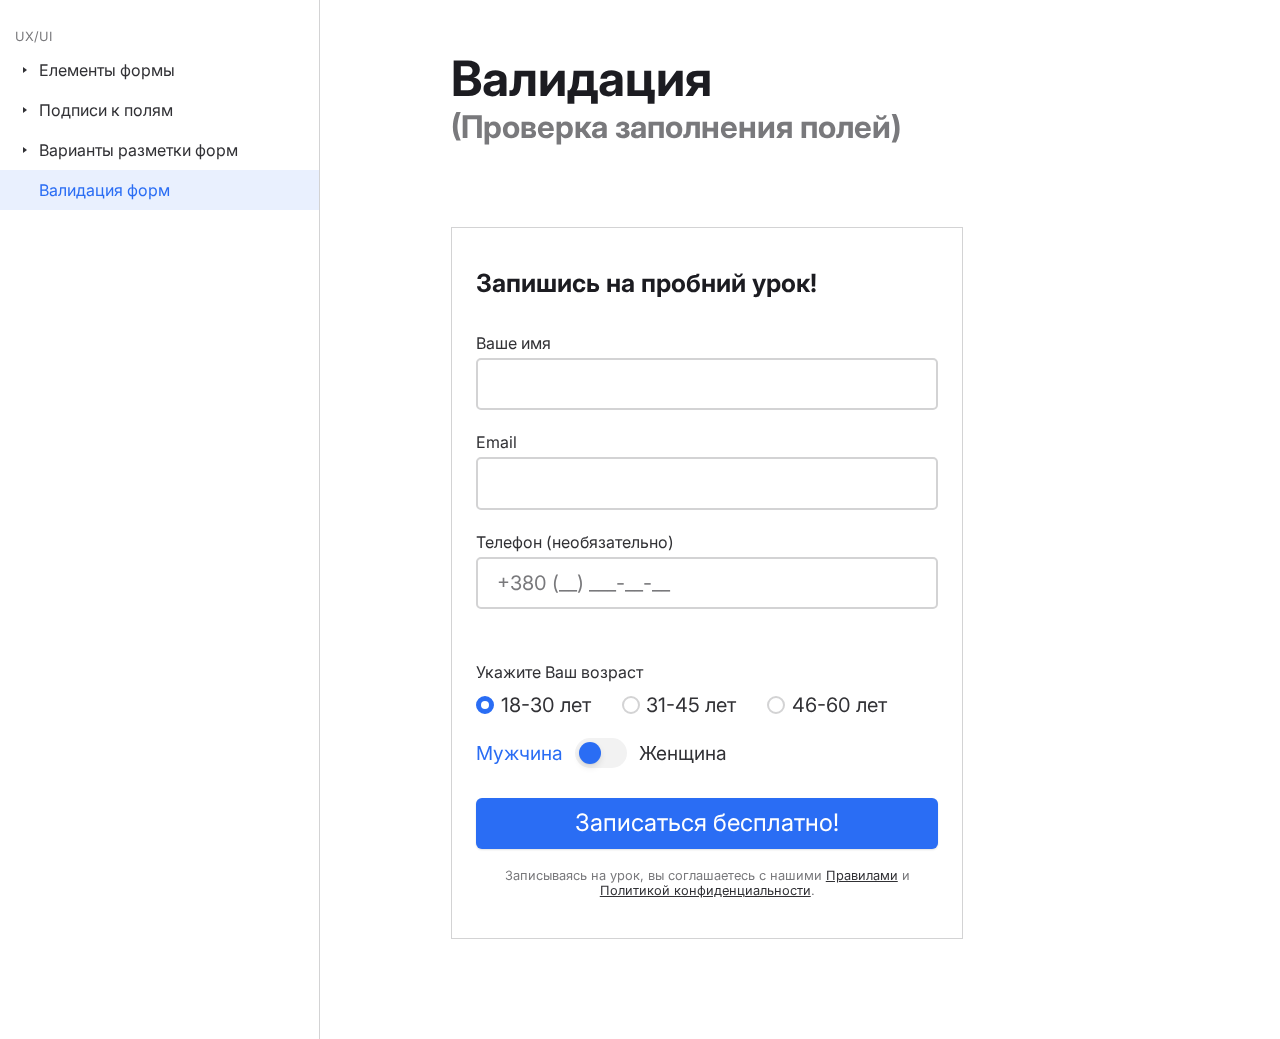
<file: form-validation.html>
<!doctype html>
<html lang="ru-RU">
<head>
  <meta charset="UTF-8">
  <meta http-equiv="x-ua-compatible" content="ie=edge">
  
  <meta name="viewport" content="width=device-width, initial-scale=1">
  <script>document.getElementsByTagName("html")[0].className += " js";</script>

  <!-- Styles -->
  <link rel="preconnect" href="https://fonts.gstatic.com">
  <link href="https://fonts.googleapis.com/css2?family=Inter:wght@400;500;600;700&display=swap" rel="stylesheet">
  
  <link rel="stylesheet" href="assets/css/style.css">
  <!-- Uncomment the script below if you need to support browsers where CSS Variables have not been implemented (e.g., IE11) -->
  <!-- <script>
    if(!('CSS' in window) || !CSS.supports('color', 'var(--color-var)')) {var cfStyle = document.getElementById('codyframe');if(cfStyle) {var href = cfStyle.getAttribute('href');href = href.replace('style.css', 'style-fallback.css');cfStyle.setAttribute('href', href);}}
  </script> -->
  <title>Веб-Формы: Валидация | UX Pub</title>
</head>
<body>


  <div class="flex@md">
    <aside class="sidebar sidebar--static@md js-sidebar" data-static-class="position-relative z-index-1 flex-grow max-width-xxxxs border-right" id="sidebar" aria-labelledby="sidebar-title">
      <div class="sidebar__panel height-100%">
        <header class="sidebar__header z-index-2">
          <h1 class="text-md text-truncate" id="sidebar-title">Навигация</h1>
    
          <button class="reset sidebar__close-btn js-sidebar__close-btn js-tab-focus">
            <svg class="icon icon--xs" viewBox="0 0 16 16"><title>Close panel</title><g stroke-width="2" stroke="currentColor" fill="none" stroke-linecap="round" stroke-linejoin="round" stroke-miterlimit="10"><line x1="13.5" y1="2.5" x2="2.5" y2="13.5"></line><line x1="2.5" y1="2.5" x2="13.5" y2="13.5"></line></g></svg>
          </button>
        </header>
        
        <div class="position-relative z-index-1 height-100%">
          <!-- start sidebar content -->
          <nav class="position-sticky padding-y-md text-sm js-sidenav" style="top: 0;">
            <div class="sidenav__label margin-bottom-xxxs">
              <span class="text-sm color-contrast-medium">UX/UI</span>
            </div>
            

            <ul class="sidenav__list">

              <!-- Form elements -->
              <li class="sidenav__item">
                <a href="#0" class="sidenav__link">                  
                  <span class="sidenav__text">Елементы формы</span>
                </a>

                <button class="reset sidenav__sublist-control js-sidenav__sublist-control js-tab-focus" aria-label="Toggle sub navigation">
                  <svg class="icon" viewBox="0 0 12 12"><polygon points="4 3 8 6 4 9 4 3"/></svg>
                </button>

                <ul class="sidenav__list">
                  <li class="sidenav__item">
                    <a href="elements-input.html" class="sidenav__link">
                      <span class="sidenav__text">Поля ввода (Input)</span>
                    </a>
                  </li>
        
                  <li class="sidenav__item">
                    <a href="elements-textarea.html" class="sidenav__link">
                      <span class="sidenav__text">Текстовое поле (Textarea)</span>
                    </a>
                  </li>

                  <li class="sidenav__item">
                    <a href="elements-radio.html" class="sidenav__link">
                      <span class="sidenav__text">Переключатели (Radio Button)</span>
                    </a>
                  </li>

                  <li class="sidenav__item">
                    <a href="elements-checkbox.html" class="sidenav__link">
                      <span class="sidenav__text">Флажки (Checkbox)</span>
                    </a>
                  </li>

                  <li class="sidenav__item">
                    <a href="elements-select.html" class="sidenav__link">
                      <span class="sidenav__text">Выбор (Select)</span>
                    </a>
                  </li>

                  <li class="sidenav__item">
                    <a href="elements-slider.html" class="sidenav__link">
                      <span class="sidenav__text">Ползунок (Slider)</span>
                    </a>
                  </li>
                </ul>
              </li>
              

              <!-- Form Labels -->
              <li class="sidenav__item">
                <a href="#0" class="sidenav__link">                  
                  <span class="sidenav__text">Подписи к полям</span>
                </a>

                <button class="reset sidenav__sublist-control js-sidenav__sublist-control js-tab-focus" aria-label="Toggle sub navigation">
                  <svg class="icon" viewBox="0 0 12 12"><polygon points="4 3 8 6 4 9 4 3"/></svg>
                </button>

                <ul class="sidenav__list">
                  <li class="sidenav__item">
                    <a href="label-placeholder.html" class="sidenav__link">
                      <span class="sidenav__text">Без подписей (Placeholder)</span>
                    </a>
                  </li>
        
                  <li class="sidenav__item">
                    <a href="label-default.html" class="sidenav__link">
                      <span class="sidenav__text">Подпись сверху (Label)</span>
                    </a>
                  </li>

                  <li class="sidenav__item">
                    <a href="label-floating.html" class="sidenav__link">
                      <span class="sidenav__text">Плавающие подписи (Floating label)</span>
                    </a>
                  </li>
                </ul>
              </li>


              <!-- Form Layout -->
              <li class="sidenav__item">
                <a href="#0" class="sidenav__link">                  
                  <span class="sidenav__text">Варианты разметки форм</span>
                </a>

                <button class="reset sidenav__sublist-control js-sidenav__sublist-control js-tab-focus" aria-label="Toggle sub navigation">
                  <svg class="icon" viewBox="0 0 12 12"><polygon points="4 3 8 6 4 9 4 3"/></svg>
                </button>

                <ul class="sidenav__list">
                  <li class="sidenav__item">
                    <a href="form-layout-1.html" class="sidenav__link">
                      <span class="sidenav__text">Подписи сверху</span>
                    </a>
                  </li>
        
                  <li class="sidenav__item">
                    <a href="form-layout-2.html" class="sidenav__link">
                      <span class="sidenav__text">Подписи слева 1</span>
                    </a>
                  </li>

                  <li class="sidenav__item">
                    <a href="form-layout-3.html" class="sidenav__link">
                      <span class="sidenav__text">Подписи слева 2</span>
                    </a>
                  </li>
                </ul>
              </li>

              <li class="sidenav__item">
                <a href="form-validation.html" class="sidenav__link" aria-current="page">
                  <span class="sidenav__text">Валидация форм</span>
                </a>
              </li>
            </ul>

            <!--
            <div class="sidenav__divider margin-y-xs" role="presentation"></div>

            <div class="sidenav__label margin-bottom-xxxs">
              <span class="text-sm color-contrast-medium">Other</span>
            </div>
            -->

          </nav>
          
          <!-- end sidebar content -->
        </div>
      </div>
    </aside>



     <!-- start main content -->
    <main class="position-relative z-index-1 flex-grow min-height-100vh">
     
      <div class="padding-x-lg padding-x-xxl@lg padding-y-lg">
        <h1>Валидация <span class="block text-xs color-contrast-medium">(Проверка заполнения полей)</span></h1>



        <section class="padding-top-md margin-top-lg">
          <div class="">
            
            <!-- Sign Up for Lesson -->
            <div class="box margin-bottom-lg max-width-xxs">            
    
              <form class="sign-up-form js-form-validation-ui" action="#" validate>
                <div class="text-component margin-bottom-md">
                  <h4>Запишись на пробний урок!</h4>
                </div>
  
  
                <fieldset class="margin-bottom-md">
                  <div class="margin-bottom-sm">
                    <label class="form-label margin-bottom-xxxs" for="input-name">Ваше имя</label>
                    <input class="form-control width-100%" type="text" name="input-name" id="input-name" value="" placeholder=" " required pattern=".*\S.*">
                  </div>

                  <div class="margin-bottom-sm">
                    <label class="form-label margin-bottom-xxxs" for="input-email">Email</label>
                    <input class="form-control width-100%" type="email" name="input-email" id="input-email" value="" placeholder=" " required pattern="[^@]+@[^\.]+\..+">
                  </div>

                  <div class="margin-bottom-sm">
                    <label class="form-label margin-bottom-xxxs" for="input-phone">Телефон (необязательно)</label>
                    <input class="form-control width-100%" type="tel" name="input-phone" id="input-phone" placeholder="+380 (__) ___-__-__" data-slots="_">
                  </div>
                </fieldset>
  
                <fieldset class="margin-bottom-sm">                
  
                  <div class="margin-bottom-sm">
                    <p class="form-label margin-bottom-xxs">Укажите Ваш возраст</p>
                
                    <ul class="flex flex-wrap gap-md">
                      <li>
                        <input class="radio" type="radio" name="radio-age" id="age-1" checked>
                        <label for="age-1">18-30 лет</label>
                      </li>
                
                      <li>
                        <input class="radio" type="radio" name="radio-age" id="age-2">
                        <label for="age-2">31-45 лет</label>
                      </li>
                
                      <li>
                        <input class="radio" type="radio" name="radio-age" id="age-3">
                        <label for="age-3">46-60 лет</label>
                      </li>
                    </ul>
                  </div>
  
                  <div class="margin-bottom-xxxs">
                    <ul class="radio-switch-v2">
                      <li class="radio-switch-v2__item">
                        <input class="radio-switch-v2__input reset" type="radio" name="input-gender" id="gender-man" checked>
                        <label class="radio-switch-v2__label" for="gender-man">Мужчина</label>
                      </li>
      
                      <li class="radio-switch-v2__item">
                        <input class="radio-switch-v2__input reset" type="radio" name="input-gender" id="gender-woman">
                        <label class="radio-switch-v2__label" for="gender-woman">Женщина</label>
                        <div aria-hidden="true" class="radio-switch-v2__toggle"><span class="radio-switch-v2__marker"></span></div>
                      </li>
                    </ul>
                  </div>
                </fieldset>
  
                <div class="margin-bottom-sm">
                  <button class="btn btn--primary btn--md width-100%" type="submit">Записаться бесплатно!</button>
                </div>
  
                <div class="text-center">
                  <p class="text-xs color-contrast-medium">Записываясь на урок, вы соглашаетесь с нашими <a class="color-contrast-high" href="#0">Правилами</a> и <a class="color-contrast-high" href="#0">Политикой конфиденциальности</a>.</p>
                </div>
              </form>
            </div>
            
          </div>
        </section>
    
        
      </div> <!-- /.container -->
      
    </main>
    <!-- end main content -->

  </div>



  <!-- Scripts -->
  <script src="assets/js/scripts.js"></script>

</body>
</html>
</file>
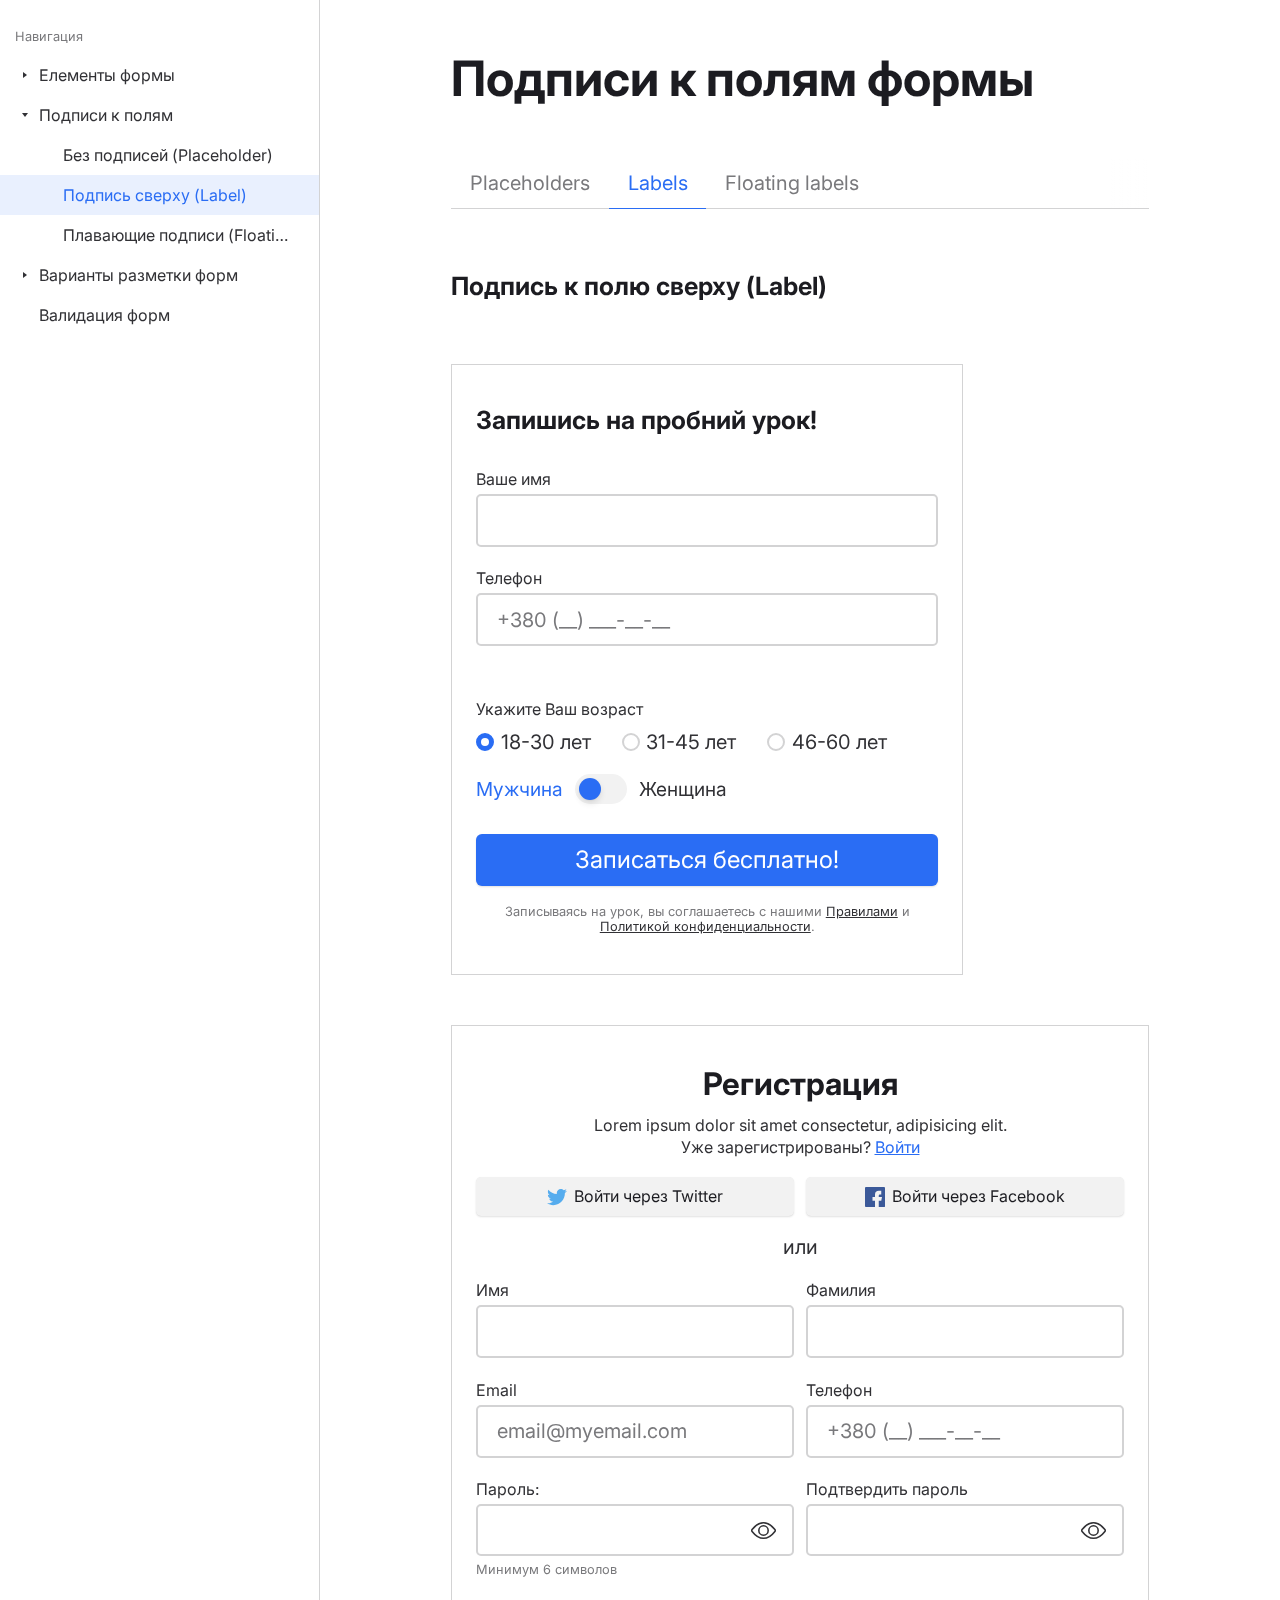
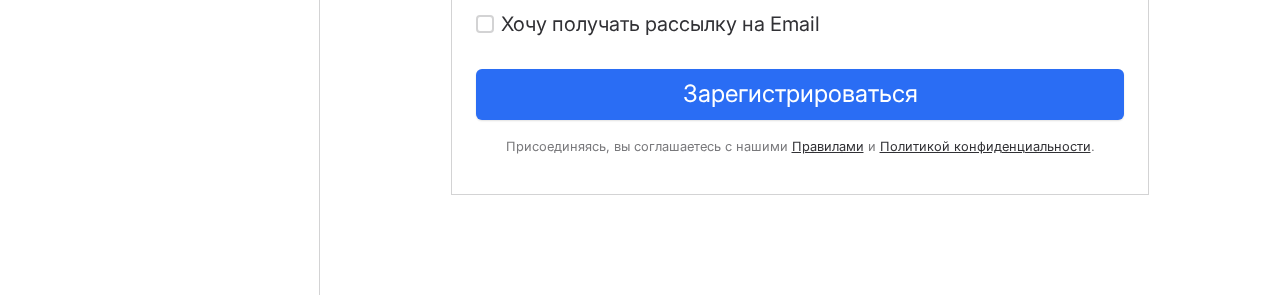
<file: label-default.html>
<!doctype html>
<html lang="ru-RU">
<head>
  <meta charset="UTF-8">
  <meta http-equiv="x-ua-compatible" content="ie=edge">
  
  <meta name="viewport" content="width=device-width, initial-scale=1">
  <script>document.getElementsByTagName("html")[0].className += " js";</script>

  <!-- Styles -->
  <link rel="preconnect" href="https://fonts.gstatic.com">
  <link href="https://fonts.googleapis.com/css2?family=Inter:wght@400;500;600;700&display=swap" rel="stylesheet">
  
  <link rel="stylesheet" href="assets/css/style.css">
  <!-- Uncomment the script below if you need to support browsers where CSS Variables have not been implemented (e.g., IE11) -->
  <!-- <script>
    if(!('CSS' in window) || !CSS.supports('color', 'var(--color-var)')) {var cfStyle = document.getElementById('codyframe');if(cfStyle) {var href = cfStyle.getAttribute('href');href = href.replace('style.css', 'style-fallback.css');cfStyle.setAttribute('href', href);}}
  </script> -->
  <title>Веб-Формы: Подписи к полям - Label | UX Pub</title>
</head>
<body>


  <div class="flex@md">
    <aside class="sidebar sidebar--static@md js-sidebar" data-static-class="position-relative z-index-1 flex-grow max-width-xxxxs border-right" id="sidebar" aria-labelledby="sidebar-title">
      <div class="sidebar__panel height-100%">
        <header class="sidebar__header z-index-2">
          <h1 class="text-md text-truncate" id="sidebar-title">Навигация</h1>
    
          <button class="reset sidebar__close-btn js-sidebar__close-btn js-tab-focus">
            <svg class="icon icon--xs" viewBox="0 0 16 16"><title>Close panel</title><g stroke-width="2" stroke="currentColor" fill="none" stroke-linecap="round" stroke-linejoin="round" stroke-miterlimit="10"><line x1="13.5" y1="2.5" x2="2.5" y2="13.5"></line><line x1="2.5" y1="2.5" x2="13.5" y2="13.5"></line></g></svg>
          </button>
        </header>
        
        <div class="position-relative z-index-1 height-100%">
          <!-- start sidebar content -->
          <nav class="position-sticky padding-y-md text-sm js-sidenav" style="top: 0;">
            <div class="margin-bottom-xs padding-x-sm">
              <span class="text-sm color-contrast-medium">Навигация</span>
            </div>
            

            <ul class="sidenav__list">

              <!-- Form elements -->
              <li class="sidenav__item">
                <a href="#0" class="sidenav__link">                  
                  <span class="sidenav__text">Елементы формы</span>
                </a>

                <button class="reset sidenav__sublist-control js-sidenav__sublist-control js-tab-focus" aria-label="Toggle sub navigation">
                  <svg class="icon" viewBox="0 0 12 12"><polygon points="4 3 8 6 4 9 4 3"/></svg>
                </button>

                <ul class="sidenav__list">
                  <li class="sidenav__item">
                    <a href="elements-input.html" class="sidenav__link">
                      <span class="sidenav__text">Поля ввода (Input)</span>
                    </a>
                  </li>
        
                  <li class="sidenav__item">
                    <a href="elements-textarea.html" class="sidenav__link">
                      <span class="sidenav__text">Текстовое поле (Textarea)</span>
                    </a>
                  </li>

                  <li class="sidenav__item">
                    <a href="elements-radio.html" class="sidenav__link">
                      <span class="sidenav__text">Переключатели (Radio Button)</span>
                    </a>
                  </li>

                  <li class="sidenav__item">
                    <a href="elements-checkbox.html" class="sidenav__link">
                      <span class="sidenav__text">Флажки (Checkbox)</span>
                    </a>
                  </li>

                  <li class="sidenav__item">
                    <a href="elements-select.html" class="sidenav__link">
                      <span class="sidenav__text">Выбор (Select)</span>
                    </a>
                  </li>

                  <li class="sidenav__item">
                    <a href="elements-slider.html" class="sidenav__link">
                      <span class="sidenav__text">Ползунок (Slider)</span>
                    </a>
                  </li>
                </ul>
              </li>
              

              <!-- Form Labels -->
              <li class="sidenav__item sidenav__item--expanded">
                <a href="#0" class="sidenav__link">                  
                  <span class="sidenav__text">Подписи к полям</span>
                </a>

                <button class="reset sidenav__sublist-control js-sidenav__sublist-control js-tab-focus" aria-label="Toggle sub navigation">
                  <svg class="icon" viewBox="0 0 12 12"><polygon points="4 3 8 6 4 9 4 3"/></svg>
                </button>

                <ul class="sidenav__list">
                  <li class="sidenav__item">
                    <a href="label-placeholder.html" class="sidenav__link">
                      <span class="sidenav__text">Без подписей (Placeholder)</span>
                    </a>
                  </li>
        
                  <li class="sidenav__item">
                    <a href="label-default.html" class="sidenav__link" aria-current="page">
                      <span class="sidenav__text">Подпись сверху (Label)</span>
                    </a>
                  </li>

                  <li class="sidenav__item">
                    <a href="label-floating.html" class="sidenav__link">
                      <span class="sidenav__text">Плавающие подписи (Floating label)</span>
                    </a>
                  </li>
                </ul>
              </li>


              <!-- Form Layout -->
              <li class="sidenav__item">
                <a href="#0" class="sidenav__link">                  
                  <span class="sidenav__text">Варианты разметки форм</span>
                </a>

                <button class="reset sidenav__sublist-control js-sidenav__sublist-control js-tab-focus" aria-label="Toggle sub navigation">
                  <svg class="icon" viewBox="0 0 12 12"><polygon points="4 3 8 6 4 9 4 3"/></svg>
                </button>

                <ul class="sidenav__list">
                  <li class="sidenav__item">
                    <a href="form-layout-1.html" class="sidenav__link">
                      <span class="sidenav__text">Подписи сверху</span>
                    </a>
                  </li>
        
                  <li class="sidenav__item">
                    <a href="form-layout-2.html" class="sidenav__link">
                      <span class="sidenav__text">Подписи слева 1</span>
                    </a>
                  </li>

                  <li class="sidenav__item">
                    <a href="form-layout-3.html" class="sidenav__link">
                      <span class="sidenav__text">Подписи слева 2</span>
                    </a>
                  </li>
                </ul>
              </li>
              

              <li class="sidenav__item">
                <a href="form-validation.html" class="sidenav__link">
                  <span class="sidenav__text">Валидация форм</span>
                </a>
              </li>
            </ul>

            <!--
            <div class="sidenav__divider margin-y-xs" role="presentation"></div>

            <div class="sidenav__label margin-bottom-xxxs">
              <span class="text-sm color-contrast-medium">Other</span>
            </div>
            -->
          </nav>
          
          <!-- end sidebar content -->
        </div>
      </div>
    </aside>



     <!-- start main content -->
    <main class="position-relative z-index-1 flex-grow min-height-100vh">
     
      <div class="padding-x-lg padding-x-xxl@lg padding-y-lg">
        <h1>Подписи к полям формы</h1>
        

        <nav class="s-tabs margin-top-lg">
          <ul class="s-tabs__list">
            <li><a class="s-tabs__link" href="label-placeholder.html">Placeholders</a></li>
            <li><a class="s-tabs__link s-tabs__link--current" href="label-default.html">Labels</a></li>
            <li><a class="s-tabs__link" href="label-floating.html">Floating labels</a></li>
          </ul>
        </nav>




        <section class="padding-top-md margin-top-md">
          <div class="">
            <h4 class="margin-bottom-lg">Подпись к полю сверху (Label)</h4>


            <!-- Sign Up for Lesson -->
            <div class="box margin-bottom-lg max-width-xxs">            
    
              <form class="sign-up-form" action="#" novalidate>
                <div class="text-component margin-bottom-md">
                  <h4>Запишись на пробний урок!</h4>
                </div>
  
  
                <fieldset class="margin-bottom-md">
                  <div class="margin-bottom-sm">
                    <label class="form-label margin-bottom-xxxs" for="input-name">Ваше имя</label>
                    <input class="form-control width-100%" type="text" name="input-name" id="input-name" placeholder=" " pattern=".*\S.*">
                  </div>
    
                  <div class="margin-bottom-sm">
                    <label class="form-label margin-bottom-xxxs" for="input-phone">Телефон</label>
                    <input class="form-control width-100%" type="tel" name="input-phone" id="input-phone" placeholder="+380 (__) ___-__-__" data-slots="_">
                  </div>
                </fieldset>
  
                <fieldset class="margin-bottom-sm">                
  
                  <div class="margin-bottom-sm">
                    <p class="form-label margin-bottom-xxs">Укажите Ваш возраст</p>
                
                    <ul class="flex flex-wrap gap-md">
                      <li>
                        <input class="radio" type="radio" name="radio-age" id="age-1" checked>
                        <label for="age-1">18-30 лет</label>
                      </li>
                
                      <li>
                        <input class="radio" type="radio" name="radio-age" id="age-2">
                        <label for="age-2">31-45 лет</label>
                      </li>
                
                      <li>
                        <input class="radio" type="radio" name="radio-age" id="age-3">
                        <label for="age-3">46-60 лет</label>
                      </li>
                    </ul>
                  </div>
  
                  <div class="margin-bottom-xxxs">
                    <ul class="radio-switch-v2">
                      <li class="radio-switch-v2__item">
                        <input class="radio-switch-v2__input reset" type="radio" name="input-gender" id="gender-man" checked>
                        <label class="radio-switch-v2__label" for="gender-man">Мужчина</label>
                      </li>
      
                      <li class="radio-switch-v2__item">
                        <input class="radio-switch-v2__input reset" type="radio" name="input-gender" id="gender-woman">
                        <label class="radio-switch-v2__label" for="gender-woman">Женщина</label>
                        <div aria-hidden="true" class="radio-switch-v2__toggle"><span class="radio-switch-v2__marker"></span></div>
                      </li>
                    </ul>
                  </div>
                </fieldset>
  
                <div class="margin-bottom-sm">
                  <button class="btn btn--primary btn--md width-100%" type="submit">Записаться бесплатно!</button>
                </div>
  
                <div class="text-center">
                  <p class="text-xs color-contrast-medium">Записываясь на урок, вы соглашаетесь с нашими <a class="color-contrast-high" href="#0">Правилами</a> и <a class="color-contrast-high" href="#0">Политикой конфиденциальности</a>.</p>
                </div>
              </form>
            </div>
  
  
            <!-- Register Form -->
            <div class="box margin-bottom-lg max-width-sm">            
  
              <form class="sign-up-form" action="#" novalidate>
                <div class="text-component text-center margin-bottom-sm">
                  <h3>Регистрация</h3>
                  <p class="text-sm">Lorem ipsum dolor sit amet consectetur, adipisicing elit. <br>
                  Уже зарегистрированы? <a href="#0">Войти</a></p>
                </div>
  
                <div class="grid gap-xs">
                  <div class="col-6@xs">
                    <button class="btn btn--subtle width-100%" type="button">
                      <svg aria-hidden="true" class="icon margin-right-xxxs" viewBox="0 0 16 16"><g><path fill="#55acee" d="M16,3c-0.6,0.3-1.2,0.4-1.9,0.5c0.7-0.4,1.2-1,1.4-1.8c-0.6,0.4-1.3,0.6-2.1,0.8c-0.6-0.6-1.5-1-2.4-1 C9.3,1.5,7.8,3,7.8,4.8c0,0.3,0,0.5,0.1,0.7C5.2,5.4,2.7,4.1,1.1,2.1c-0.3,0.5-0.4,1-0.4,1.7c0,1.1,0.6,2.1,1.5,2.7 c-0.5,0-1-0.2-1.5-0.4c0,0,0,0,0,0c0,1.6,1.1,2.9,2.6,3.2C3,9.4,2.7,9.4,2.4,9.4c-0.2,0-0.4,0-0.6-0.1c0.4,1.3,1.6,2.3,3.1,2.3 c-1.1,0.9-2.5,1.4-4.1,1.4c-0.3,0-0.5,0-0.8,0c1.5,0.9,3.2,1.5,5,1.5c6,0,9.3-5,9.3-9.3c0-0.1,0-0.3,0-0.4C15,4.3,15.6,3.7,16,3z"></path></g></svg>
                      <span class="text-sm">Войти через Twitter</span>
                    </button>
                  </div>
                  
                  <div class="col-6@xs">
                    <button class="btn btn--subtle width-100%" type="button">
                      <svg aria-hidden="true" class="icon margin-right-xxxs" viewBox="0 0 16 16"><g><path fill="#3b5999" d="M15.3,0H0.7C0.3,0,0,0.3,0,0.7v14.7C0,15.7,0.3,16,0.7,16H8v-5H6V8h2V6c0-2.1,1.2-3,3-3 c0.9,0,1.8,0,2,0v3h-1c-0.6,0-1,0.4-1,1v1h2.6L13,11h-2v5h4.3c0.4,0,0.7-0.3,0.7-0.7V0.7C16,0.3,15.7,0,15.3,0z"></path></g></svg>
                      <span class="text-sm">Войти через Facebook</span>
                    </button>
                  </div>
                </div>
  
                <p class="text-center margin-y-sm">или</p>
  
                <div class="margin-bottom-sm">
                  <div class="grid gap-xs">
                    <div class="col-6@md">
                      <label class="form-label margin-bottom-xxxs" for="input-first-name-l">Имя</label>
                      <input class="form-control width-100%" type="text" name="input-first-name-l" id="input-first-name-l" placeholder=" ">
                    </div>
  
                    <div class="col-6@md">
                      <label class="form-label margin-bottom-xxxs" for="input-last-name-l">Фамилия</label>
                      <input class="form-control width-100%" type="text" name="input-last-name-l" id="input-last-name-l" placeholder=" ">
                    </div>
                  </div>
                </div>
  
                <div class="margin-bottom-sm">
                  <div class="grid gap-xs">
                    <div class="col-6@md">
                      <label class="form-label margin-bottom-xxxs" for="input-email-l">Email</label>
                      <input class="form-control width-100%" type="email" name="input-email-l" id="input-email-l" placeholder="email@myemail.com">
                    </div>
  
                    <div class="col-6@md">
                      <label class="form-label margin-bottom-xxxs" for="input-phone-l">Телефон</label>
                      <input class="form-control width-100%" type="tel" name="input-phone-l" id="input-phone-l" placeholder="+380 (__) ___-__-__" data-slots="_">
                    </div>
                  </div>
                </div>
  
                <div class="margin-bottom-md">
                  <div class="grid gap-xs">
                    <div class="col-6@md">

                      <label class="form-label margin-bottom-xxxs" for="input-password-l">Пароль:</label>
                      <div class="password js-password ">
                        <input class="password__input form-control width-100% js-password__input" type="password" name="input-password-l" id="input-password-l" placeholder=" ">

                        <button class="password__btn flex flex-center js-password__btn js-tab-focus">
                          <span class="password__btn-label" aria-label="Show password" title="Show password"><svg class="icon block" viewBox="0 0 32 32">
                              <g stroke-linecap="square" stroke-linejoin="miter" stroke-width="2" stroke="currentColor" fill="none">
                                <path d="M1.409,17.182a1.936,1.936,0,0,1-.008-2.37C3.422,12.162,8.886,6,16,6c7.02,0,12.536,6.158,14.585,8.81a1.937,1.937,0,0,1,0,2.38C28.536,19.842,23.02,26,16,26S3.453,19.828,1.409,17.182Z" stroke-miterlimit="10"></path>
                                <circle cx="16" cy="16" r="6" stroke-miterlimit="10"></circle>
                              </g>
                            </svg></span>
                          <span class="password__btn-label" aria-label="Hide password" title="Hide password"><svg class="icon block" viewBox="0 0 32 32">
                              <g stroke-linecap="square" stroke-linejoin="miter" stroke-width="2" stroke="currentColor" fill="none">
                                <path data-cap="butt" d="M8.373,23.627a27.659,27.659,0,0,1-6.958-6.445,1.938,1.938,0,0,1-.008-2.37C3.428,12.162,8.892,6,16.006,6a14.545,14.545,0,0,1,7.626,2.368" stroke-miterlimit="10" stroke-linecap="butt"></path>
                                <path d="M27,10.923a30.256,30.256,0,0,1,3.591,3.887,1.937,1.937,0,0,1,0,2.38C28.542,19.842,23.026,26,16.006,26A12.843,12.843,0,0,1,12,25.341" stroke-miterlimit="10"></path>
                                <path data-cap="butt" d="M11.764,20.243a6,6,0,0,1,8.482-8.489" stroke-miterlimit="10" stroke-linecap="butt"></path>
                                <path d="M21.923,15a6.005,6.005,0,0,1-5.917,7A6.061,6.061,0,0,1,15,21.916" stroke-miterlimit="10"></path>
                                <line x1="2" y1="30" x2="30" y2="2" fill="none" stroke-miterlimit="10"></line>
                              </g>
                            </svg></span>
                        </button>
                      </div>
                      <p class="text-xs color-contrast-medium margin-top-xxs">Минимум 6 символов</p>
                    </div>
  
                    <div class="col-6@md">
                      <label class="form-label margin-bottom-xxxs" for="input-confirm-l">Подтвердить пароль</label>
                      <div class="password js-password ">
                        <input class="password__input form-control width-100% js-password__input" type="password" name="input-confirm-l" id="input-confirm-l" placeholder=" ">

                        <button class="password__btn flex flex-center js-password__btn js-tab-focus">
                          <span class="password__btn-label" aria-label="Show password" title="Show password"><svg class="icon block" viewBox="0 0 32 32">
                              <g stroke-linecap="square" stroke-linejoin="miter" stroke-width="2" stroke="currentColor" fill="none">
                                <path d="M1.409,17.182a1.936,1.936,0,0,1-.008-2.37C3.422,12.162,8.886,6,16,6c7.02,0,12.536,6.158,14.585,8.81a1.937,1.937,0,0,1,0,2.38C28.536,19.842,23.02,26,16,26S3.453,19.828,1.409,17.182Z" stroke-miterlimit="10"></path>
                                <circle cx="16" cy="16" r="6" stroke-miterlimit="10"></circle>
                              </g>
                            </svg></span>
                          <span class="password__btn-label" aria-label="Hide password" title="Hide password"><svg class="icon block" viewBox="0 0 32 32">
                              <g stroke-linecap="square" stroke-linejoin="miter" stroke-width="2" stroke="currentColor" fill="none">
                                <path data-cap="butt" d="M8.373,23.627a27.659,27.659,0,0,1-6.958-6.445,1.938,1.938,0,0,1-.008-2.37C3.428,12.162,8.892,6,16.006,6a14.545,14.545,0,0,1,7.626,2.368" stroke-miterlimit="10" stroke-linecap="butt"></path>
                                <path d="M27,10.923a30.256,30.256,0,0,1,3.591,3.887,1.937,1.937,0,0,1,0,2.38C28.542,19.842,23.026,26,16.006,26A12.843,12.843,0,0,1,12,25.341" stroke-miterlimit="10"></path>
                                <path data-cap="butt" d="M11.764,20.243a6,6,0,0,1,8.482-8.489" stroke-miterlimit="10" stroke-linecap="butt"></path>
                                <path d="M21.923,15a6.005,6.005,0,0,1-5.917,7A6.061,6.061,0,0,1,15,21.916" stroke-miterlimit="10"></path>
                                <line x1="2" y1="30" x2="30" y2="2" fill="none" stroke-miterlimit="10"></line>
                              </g>
                            </svg></span>
                        </button>
                      </div>
                    </div>
                  </div>
                  
                </div>
  
                <div class="margin-bottom-md">
                  <input class="checkbox" type="checkbox" id="check-newsletter-l">
                  <label for="check-newsletter-l">Хочу получать рассылку на Email</label>
                </div>
  
                <div class="margin-bottom-sm">
                  <button class="btn btn--primary btn--md width-100%" type="submit">Зарегистрироваться</button>
                </div>
  
                <div class="text-center">
                  <p class="text-xs color-contrast-medium">Присоединяясь, вы соглашаетесь с нашими <a class="color-contrast-high" href="#0">Правилами</a> и <a class="color-contrast-high" href="#0">Политикой конфиденциальности</a>.</p>
                </div>
              </form>
            </div>
            
          </div>
        </section>
    
        
      </div> <!-- /.container -->
      
    </main>
    <!-- end main content -->

  </div>



  <!-- Scripts -->
  <script src="assets/js/scripts.js"></script>

</body>
</html>
</file>
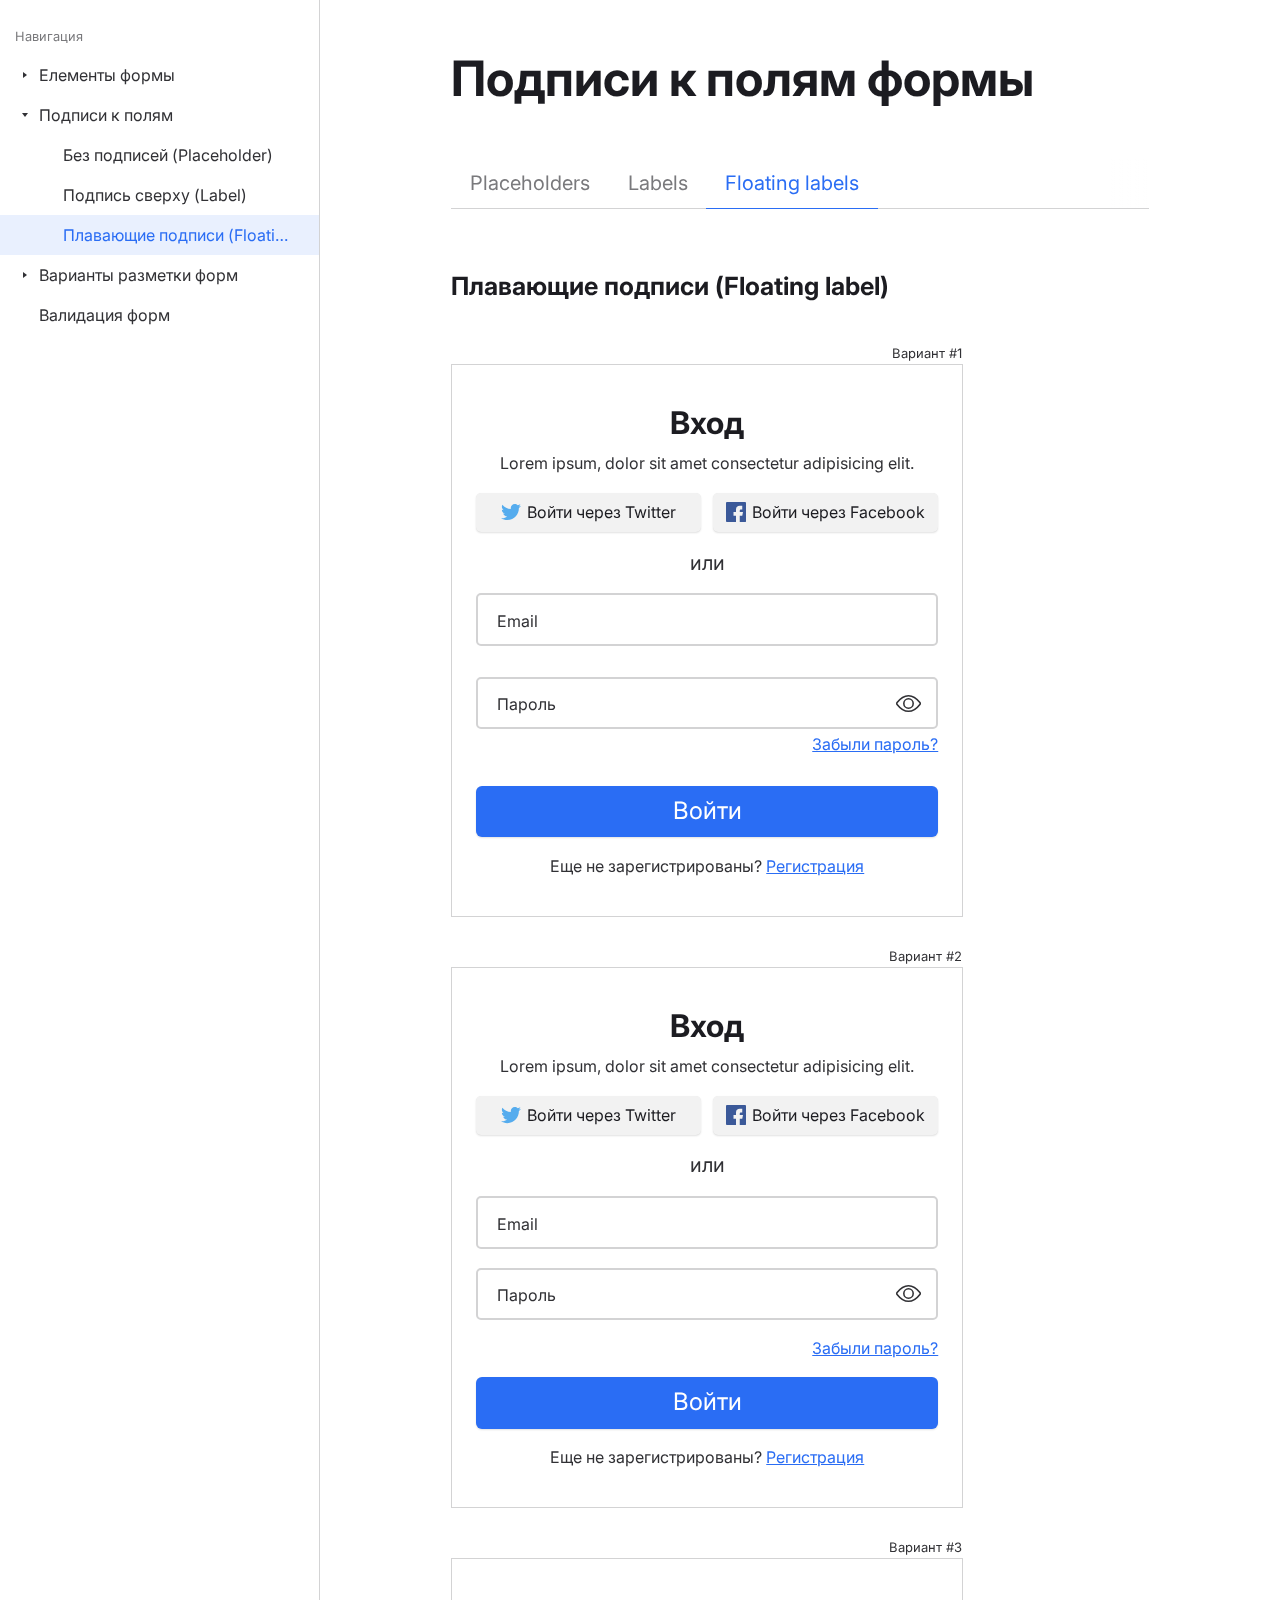
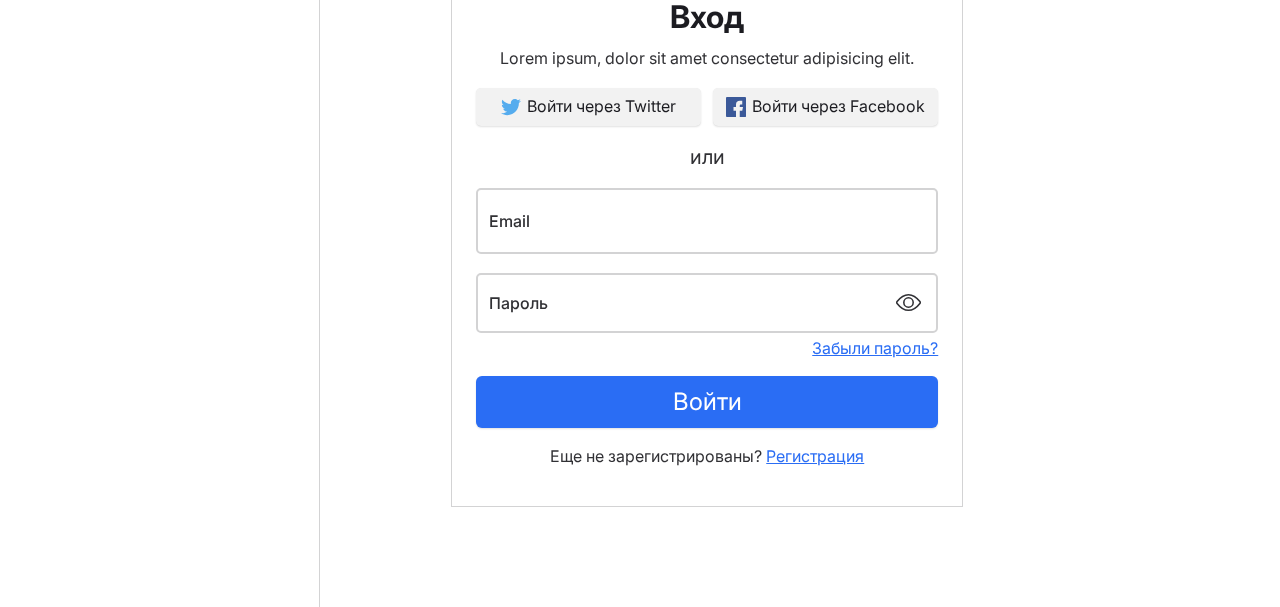
<file: label-floating.html>
<!doctype html>
<html lang="ru-RU">
<head>
  <meta charset="UTF-8">
  <meta http-equiv="x-ua-compatible" content="ie=edge">
  
  <meta name="viewport" content="width=device-width, initial-scale=1">
  <script>document.getElementsByTagName("html")[0].className += " js";</script>

  <!-- Styles -->
  <link rel="preconnect" href="https://fonts.gstatic.com">
  <link href="https://fonts.googleapis.com/css2?family=Inter:wght@400;500;600;700&display=swap" rel="stylesheet">
  
  <link rel="stylesheet" href="assets/css/style.css">
  <!-- Uncomment the script below if you need to support browsers where CSS Variables have not been implemented (e.g., IE11) -->
  <!-- <script>
    if(!('CSS' in window) || !CSS.supports('color', 'var(--color-var)')) {var cfStyle = document.getElementById('codyframe');if(cfStyle) {var href = cfStyle.getAttribute('href');href = href.replace('style.css', 'style-fallback.css');cfStyle.setAttribute('href', href);}}
  </script> -->


  <title>Веб-Формы: Подписи к полям - Floating label | UX Pub</title>
</head>
<body>


  <div class="flex@md">
    <aside class="sidebar sidebar--static@md js-sidebar" data-static-class="position-relative z-index-1 flex-grow max-width-xxxxs border-right" id="sidebar" aria-labelledby="sidebar-title">
      <div class="sidebar__panel height-100%">
        <header class="sidebar__header z-index-2">
          <h1 class="text-md text-truncate" id="sidebar-title">Навигация</h1>
    
          <button class="reset sidebar__close-btn js-sidebar__close-btn js-tab-focus">
            <svg class="icon icon--xs" viewBox="0 0 16 16"><title>Close panel</title><g stroke-width="2" stroke="currentColor" fill="none" stroke-linecap="round" stroke-linejoin="round" stroke-miterlimit="10"><line x1="13.5" y1="2.5" x2="2.5" y2="13.5"></line><line x1="2.5" y1="2.5" x2="13.5" y2="13.5"></line></g></svg>
          </button>
        </header>
        
        <div class="position-relative z-index-1 height-100%">
          <!-- start sidebar content -->
          <nav class="position-sticky padding-y-md text-sm js-sidenav" style="top: 0;">
            <div class="margin-bottom-xs padding-x-sm">
              <span class="text-sm color-contrast-medium">Навигация</span>
            </div>
            

            <ul class="sidenav__list">

              <!-- Form elements -->
              <li class="sidenav__item">
                <a href="#0" class="sidenav__link">                  
                  <span class="sidenav__text">Елементы формы</span>
                </a>

                <button class="reset sidenav__sublist-control js-sidenav__sublist-control js-tab-focus" aria-label="Toggle sub navigation">
                  <svg class="icon" viewBox="0 0 12 12"><polygon points="4 3 8 6 4 9 4 3"/></svg>
                </button>

                <ul class="sidenav__list">
                  <li class="sidenav__item">
                    <a href="elements-input.html" class="sidenav__link">
                      <span class="sidenav__text">Поля ввода (Input)</span>
                    </a>
                  </li>
        
                  <li class="sidenav__item">
                    <a href="elements-textarea.html" class="sidenav__link">
                      <span class="sidenav__text">Текстовое поле (Textarea)</span>
                    </a>
                  </li>

                  <li class="sidenav__item">
                    <a href="elements-radio.html" class="sidenav__link">
                      <span class="sidenav__text">Переключатели (Radio Button)</span>
                    </a>
                  </li>

                  <li class="sidenav__item">
                    <a href="elements-checkbox.html" class="sidenav__link">
                      <span class="sidenav__text">Флажки (Checkbox)</span>
                    </a>
                  </li>

                  <li class="sidenav__item">
                    <a href="elements-select.html" class="sidenav__link">
                      <span class="sidenav__text">Выбор (Select)</span>
                    </a>
                  </li>

                  <li class="sidenav__item">
                    <a href="elements-slider.html" class="sidenav__link">
                      <span class="sidenav__text">Ползунок (Slider)</span>
                    </a>
                  </li>
                </ul>
              </li>
              

              <!-- Form Labels -->
              <li class="sidenav__item sidenav__item--expanded">
                <a href="#0" class="sidenav__link">                  
                  <span class="sidenav__text">Подписи к полям</span>
                </a>

                <button class="reset sidenav__sublist-control js-sidenav__sublist-control js-tab-focus" aria-label="Toggle sub navigation">
                  <svg class="icon" viewBox="0 0 12 12"><polygon points="4 3 8 6 4 9 4 3"/></svg>
                </button>

                <ul class="sidenav__list">
                  <li class="sidenav__item">
                    <a href="label-placeholder.html" class="sidenav__link">
                      <span class="sidenav__text">Без подписей (Placeholder)</span>
                    </a>
                  </li>
        
                  <li class="sidenav__item">
                    <a href="label-default.html" class="sidenav__link">
                      <span class="sidenav__text">Подпись сверху (Label)</span>
                    </a>
                  </li>

                  <li class="sidenav__item">
                    <a href="label-floating.html" class="sidenav__link" aria-current="page">
                      <span class="sidenav__text">Плавающие подписи (Floating label)</span>
                    </a>
                  </li>
                </ul>
              </li>


              <!-- Form Layout -->
              <li class="sidenav__item">
                <a href="#0" class="sidenav__link">                  
                  <span class="sidenav__text">Варианты разметки форм</span>
                </a>

                <button class="reset sidenav__sublist-control js-sidenav__sublist-control js-tab-focus" aria-label="Toggle sub navigation">
                  <svg class="icon" viewBox="0 0 12 12"><polygon points="4 3 8 6 4 9 4 3"/></svg>
                </button>

                <ul class="sidenav__list">
                  <li class="sidenav__item">
                    <a href="form-layout-1.html" class="sidenav__link">
                      <span class="sidenav__text">Подписи сверху</span>
                    </a>
                  </li>
        
                  <li class="sidenav__item">
                    <a href="form-layout-2.html" class="sidenav__link">
                      <span class="sidenav__text">Подписи слева 1</span>
                    </a>
                  </li>

                  <li class="sidenav__item">
                    <a href="form-layout-3.html" class="sidenav__link">
                      <span class="sidenav__text">Подписи слева 2</span>
                    </a>
                  </li>
                </ul>
              </li>
              

              <li class="sidenav__item">
                <a href="form-validation.html" class="sidenav__link">
                  <span class="sidenav__text">Валидация форм</span>
                </a>
              </li>
            </ul>

            <!--
            <div class="sidenav__divider margin-y-xs" role="presentation"></div>

            <div class="sidenav__label margin-bottom-xxxs">
              <span class="text-sm color-contrast-medium">Other</span>
            </div>
            -->
          </nav>
          
          <!-- end sidebar content -->
        </div>
      </div>
    </aside>



     <!-- start main content -->
    <main class="position-relative z-index-1 flex-grow min-height-100vh">
     
      <div class="padding-x-lg padding-x-xxl@lg padding-y-lg">
        <h1>Подписи к полям формы</h1>
        

        <nav class="s-tabs margin-top-lg">
          <ul class="s-tabs__list">
            <li><a class="s-tabs__link" href="label-placeholder.html">Placeholders</a></li>
            <li><a class="s-tabs__link" href="label-default.html">Labels</a></li>
            <li><a class="s-tabs__link s-tabs__link--current" href="label-floating.html">Floating labels</a></li>
          </ul>
        </nav>




        <section class="padding-top-md margin-top-md">
          <div class="">
            <h4 class="margin-bottom-lg">Плавающие подписи (Floating label)</h4>

            <div hidden>
              https://www.codeseek.co/mican/minimalistic-contact-form-with-infield-floating-labels-pure-js-awGxmL
              https://codepen.io/chris__sev/pen/IdGKH
              https://material.io/components/text-fields#usage
              https://codepen.io/steamforge/pen/NBqMYj
    
              https://uxplanet.org/float-label-pattern-in-ux-form-design-7ab5e33010ab
            </div>


            <!-- Floating V1 -->
            <div class="box margin-bottom-lg max-width-xxs">
              <div class="box__label">Вариант #1</div>          
  
              <form class="login-form" action="#" novalidate>
                <div class="text-component text-center margin-bottom-sm">
                  <h3>Вход</h3>
                  <p class="text-sm">Lorem ipsum, dolor sit amet consectetur adipisicing elit.</p>
                </div>
  
                <div class="grid gap-xs">
                  <div class="col-6@xs">
                    <button class="btn btn--subtle width-100%">
                      <svg aria-hidden="true" class="icon margin-right-xxxs" viewBox="0 0 16 16"><g><path fill="#55acee" d="M16,3c-0.6,0.3-1.2,0.4-1.9,0.5c0.7-0.4,1.2-1,1.4-1.8c-0.6,0.4-1.3,0.6-2.1,0.8c-0.6-0.6-1.5-1-2.4-1 C9.3,1.5,7.8,3,7.8,4.8c0,0.3,0,0.5,0.1,0.7C5.2,5.4,2.7,4.1,1.1,2.1c-0.3,0.5-0.4,1-0.4,1.7c0,1.1,0.6,2.1,1.5,2.7 c-0.5,0-1-0.2-1.5-0.4c0,0,0,0,0,0c0,1.6,1.1,2.9,2.6,3.2C3,9.4,2.7,9.4,2.4,9.4c-0.2,0-0.4,0-0.6-0.1c0.4,1.3,1.6,2.3,3.1,2.3 c-1.1,0.9-2.5,1.4-4.1,1.4c-0.3,0-0.5,0-0.8,0c1.5,0.9,3.2,1.5,5,1.5c6,0,9.3-5,9.3-9.3c0-0.1,0-0.3,0-0.4C15,4.3,15.6,3.7,16,3z"></path></g></svg>
                      <span class="text-sm">Войти через Twitter</span>
                    </button>
                  </div>
                  
                  <div class="col-6@xs">
                    <button class="btn btn--subtle width-100%">
                      <svg aria-hidden="true" class="icon margin-right-xxxs" viewBox="0 0 16 16"><g><path fill="#3b5999" d="M15.3,0H0.7C0.3,0,0,0.3,0,0.7v14.7C0,15.7,0.3,16,0.7,16H8v-5H6V8h2V6c0-2.1,1.2-3,3-3 c0.9,0,1.8,0,2,0v3h-1c-0.6,0-1,0.4-1,1v1h2.6L13,11h-2v5h4.3c0.4,0,0.7-0.3,0.7-0.7V0.7C16,0.3,15.7,0,15.3,0z"></path></g></svg>
                      <span class="text-sm">Войти через Facebook</span>
                    </button>
                  </div>
                </div>
  
                <p class="text-center margin-y-sm">или</p>
  
                
                <div class="margin-bottom-md">
                  <div class="floating-label js-floating-label">                
                    <input class="form-control width-100%" type="email" name="loginEmail_1" id="loginEmail_1" placeholder="Email">
                    <label class="form-label" for="loginEmail_1">Email</label>
                  </div>
                </div>


                <div class="margin-bottom-md">
                  <div class="floating-label js-floating-label">                
                    <div class="password js-password ">
                      <input class="password__input form-control width-100% js-password__input" type="password" name="loginPassword_1" id="loginPassword_1" placeholder="Пароль">
    
                      <button class="password__btn flex flex-center js-password__btn js-tab-focus">
                        <span class="password__btn-label" aria-label="Show password" title="Show password"><svg class="icon block" viewBox="0 0 32 32" width="24" height="24">
                            <g stroke-linecap="square" stroke-linejoin="miter" stroke-width="2" stroke="currentColor" fill="none">
                              <path d="M1.409,17.182a1.936,1.936,0,0,1-.008-2.37C3.422,12.162,8.886,6,16,6c7.02,0,12.536,6.158,14.585,8.81a1.937,1.937,0,0,1,0,2.38C28.536,19.842,23.02,26,16,26S3.453,19.828,1.409,17.182Z" stroke-miterlimit="10"></path>
                              <circle cx="16" cy="16" r="6" stroke-miterlimit="10"></circle>
                            </g>
                          </svg></span>
                        <span class="password__btn-label" aria-label="Hide password" title="Hide password"><svg class="icon block" viewBox="0 0 32 32" width="24" height="24">
                            <g stroke-linecap="square" stroke-linejoin="miter" stroke-width="2" stroke="currentColor" fill="none">
                              <path data-cap="butt" d="M8.373,23.627a27.659,27.659,0,0,1-6.958-6.445,1.938,1.938,0,0,1-.008-2.37C3.428,12.162,8.892,6,16.006,6a14.545,14.545,0,0,1,7.626,2.368" stroke-miterlimit="10" stroke-linecap="butt"></path>
                              <path d="M27,10.923a30.256,30.256,0,0,1,3.591,3.887,1.937,1.937,0,0,1,0,2.38C28.542,19.842,23.026,26,16.006,26A12.843,12.843,0,0,1,12,25.341" stroke-miterlimit="10"></path>
                              <path data-cap="butt" d="M11.764,20.243a6,6,0,0,1,8.482-8.489" stroke-miterlimit="10" stroke-linecap="butt"></path>
                              <path d="M21.923,15a6.005,6.005,0,0,1-5.917,7A6.061,6.061,0,0,1,15,21.916" stroke-miterlimit="10"></path>
                              <line x1="2" y1="30" x2="30" y2="2" fill="none" stroke-miterlimit="10"></line>
                            </g>
                          </svg></span>
                      </button>
                    </div>
                    <label class="form-label" for="loginPassword_1">Пароль</label>
                  </div>
                  <p class="text-sm text-right margin-top-xxxs"><a href="#0">Забыли пароль?</a></p>
                </div>
                              
  
                <div class="margin-bottom-sm">
                  <button class="btn btn--primary btn--md width-100%" type="submit">Войти</button>
                </div>
  
                <div class="text-center">
                  <p class="text-sm">Еще не зарегистрированы? <a href="#0">Регистрация</a></p>
                </div>
              </form>
  
            </div>
  
  
  
  
            <!-- Floating V2 -->
            <div class="box margin-bottom-lg max-width-xxs">
              <div class="box__label">Вариант #2</div>          
  
              <form class="login-form" action="#" novalidate>
                <div class="text-component text-center margin-bottom-sm">
                  <h3>Вход</h3>
                  <p class="text-sm">Lorem ipsum, dolor sit amet consectetur adipisicing elit.</p>
                </div>
  
                <div class="grid gap-xs">
                  <div class="col-6@xs">
                    <button class="btn btn--subtle width-100%">
                      <svg aria-hidden="true" class="icon margin-right-xxxs" viewBox="0 0 16 16"><g><path fill="#55acee" d="M16,3c-0.6,0.3-1.2,0.4-1.9,0.5c0.7-0.4,1.2-1,1.4-1.8c-0.6,0.4-1.3,0.6-2.1,0.8c-0.6-0.6-1.5-1-2.4-1 C9.3,1.5,7.8,3,7.8,4.8c0,0.3,0,0.5,0.1,0.7C5.2,5.4,2.7,4.1,1.1,2.1c-0.3,0.5-0.4,1-0.4,1.7c0,1.1,0.6,2.1,1.5,2.7 c-0.5,0-1-0.2-1.5-0.4c0,0,0,0,0,0c0,1.6,1.1,2.9,2.6,3.2C3,9.4,2.7,9.4,2.4,9.4c-0.2,0-0.4,0-0.6-0.1c0.4,1.3,1.6,2.3,3.1,2.3 c-1.1,0.9-2.5,1.4-4.1,1.4c-0.3,0-0.5,0-0.8,0c1.5,0.9,3.2,1.5,5,1.5c6,0,9.3-5,9.3-9.3c0-0.1,0-0.3,0-0.4C15,4.3,15.6,3.7,16,3z"></path></g></svg>
                      <span class="text-sm">Войти через Twitter</span>
                    </button>
                  </div>
                  
                  <div class="col-6@xs">
                    <button class="btn btn--subtle width-100%">
                      <svg aria-hidden="true" class="icon margin-right-xxxs" viewBox="0 0 16 16"><g><path fill="#3b5999" d="M15.3,0H0.7C0.3,0,0,0.3,0,0.7v14.7C0,15.7,0.3,16,0.7,16H8v-5H6V8h2V6c0-2.1,1.2-3,3-3 c0.9,0,1.8,0,2,0v3h-1c-0.6,0-1,0.4-1,1v1h2.6L13,11h-2v5h4.3c0.4,0,0.7-0.3,0.7-0.7V0.7C16,0.3,15.7,0,15.3,0z"></path></g></svg>
                      <span class="text-sm">Войти через Facebook</span>
                    </button>
                  </div>
                </div>
  
                <p class="text-center margin-y-sm">или</p>
  
                
                <div class="margin-bottom-sm">
                  <div class="floating-label-v2 js-floating-label">
                    <input class="form-control width-100%" type="email" name="loginEmail_2" id="loginEmail_2" placeholder="Email">
                    <label class="form-label" for="loginEmail_2">Email</label>
                  </div>
                </div>


                <div class="margin-bottom-sm">
                  <div class="floating-label-v2 margin-bottom-sm js-floating-label">                
                    <div class="password js-password ">
                      <input class="password__input form-control width-100% js-password__input" type="password" name="loginPassword_2" id="loginPassword_2" placeholder="Пароль">
    
                      <button class="password__btn flex flex-center js-password__btn js-tab-focus">
                        <span class="password__btn-label" aria-label="Show password" title="Show password"><svg class="icon block" viewBox="0 0 32 32" width="24" height="24">
                            <g stroke-linecap="square" stroke-linejoin="miter" stroke-width="2" stroke="currentColor" fill="none">
                              <path d="M1.409,17.182a1.936,1.936,0,0,1-.008-2.37C3.422,12.162,8.886,6,16,6c7.02,0,12.536,6.158,14.585,8.81a1.937,1.937,0,0,1,0,2.38C28.536,19.842,23.02,26,16,26S3.453,19.828,1.409,17.182Z" stroke-miterlimit="10"></path>
                              <circle cx="16" cy="16" r="6" stroke-miterlimit="10"></circle>
                            </g>
                          </svg></span>
                        <span class="password__btn-label" aria-label="Hide password" title="Hide password"><svg class="icon block" viewBox="0 0 32 32" width="24" height="24">
                            <g stroke-linecap="square" stroke-linejoin="miter" stroke-width="2" stroke="currentColor" fill="none">
                              <path data-cap="butt" d="M8.373,23.627a27.659,27.659,0,0,1-6.958-6.445,1.938,1.938,0,0,1-.008-2.37C3.428,12.162,8.892,6,16.006,6a14.545,14.545,0,0,1,7.626,2.368" stroke-miterlimit="10" stroke-linecap="butt"></path>
                              <path d="M27,10.923a30.256,30.256,0,0,1,3.591,3.887,1.937,1.937,0,0,1,0,2.38C28.542,19.842,23.026,26,16.006,26A12.843,12.843,0,0,1,12,25.341" stroke-miterlimit="10"></path>
                              <path data-cap="butt" d="M11.764,20.243a6,6,0,0,1,8.482-8.489" stroke-miterlimit="10" stroke-linecap="butt"></path>
                              <path d="M21.923,15a6.005,6.005,0,0,1-5.917,7A6.061,6.061,0,0,1,15,21.916" stroke-miterlimit="10"></path>
                              <line x1="2" y1="30" x2="30" y2="2" fill="none" stroke-miterlimit="10"></line>
                            </g>
                          </svg></span>
                      </button>
                    </div>
                    <label class="form-label" for="loginPassword_2">Пароль</label>                    
                  </div>
                  <p class="text-sm text-right margin-top-xxxs"><a href="#0">Забыли пароль?</a></p>
                </div>
                              
  
                <div class="margin-bottom-sm">
                  <button class="btn btn--primary btn--md width-100%" type="submit">Войти</button>
                </div>
  
                <div class="text-center">
                  <p class="text-sm">Еще не зарегистрированы? <a href="#0">Регистрация</a></p>
                </div>
              </form>
  
            </div>
  
  
  
  
            <!-- Floating V3 -->
            <div class="box margin-bottom-lg max-width-xxs">
              <div class="box__label">Вариант #3</div>          
  
              <form class="login-form" action="#" novalidate>
                <div class="text-component text-center margin-bottom-sm">
                  <h3>Вход</h3>
                  <p class="text-sm">Lorem ipsum, dolor sit amet consectetur adipisicing elit.</p>
                </div>
  
                <div class="grid gap-xs">
                  <div class="col-6@xs">
                    <button class="btn btn--subtle width-100%">
                      <svg aria-hidden="true" class="icon margin-right-xxxs" viewBox="0 0 16 16"><g><path fill="#55acee" d="M16,3c-0.6,0.3-1.2,0.4-1.9,0.5c0.7-0.4,1.2-1,1.4-1.8c-0.6,0.4-1.3,0.6-2.1,0.8c-0.6-0.6-1.5-1-2.4-1 C9.3,1.5,7.8,3,7.8,4.8c0,0.3,0,0.5,0.1,0.7C5.2,5.4,2.7,4.1,1.1,2.1c-0.3,0.5-0.4,1-0.4,1.7c0,1.1,0.6,2.1,1.5,2.7 c-0.5,0-1-0.2-1.5-0.4c0,0,0,0,0,0c0,1.6,1.1,2.9,2.6,3.2C3,9.4,2.7,9.4,2.4,9.4c-0.2,0-0.4,0-0.6-0.1c0.4,1.3,1.6,2.3,3.1,2.3 c-1.1,0.9-2.5,1.4-4.1,1.4c-0.3,0-0.5,0-0.8,0c1.5,0.9,3.2,1.5,5,1.5c6,0,9.3-5,9.3-9.3c0-0.1,0-0.3,0-0.4C15,4.3,15.6,3.7,16,3z"></path></g></svg>
                      <span class="text-sm">Войти через Twitter</span>
                    </button>
                  </div>
                  
                  <div class="col-6@xs">
                    <button class="btn btn--subtle width-100%">
                      <svg aria-hidden="true" class="icon margin-right-xxxs" viewBox="0 0 16 16"><g><path fill="#3b5999" d="M15.3,0H0.7C0.3,0,0,0.3,0,0.7v14.7C0,15.7,0.3,16,0.7,16H8v-5H6V8h2V6c0-2.1,1.2-3,3-3 c0.9,0,1.8,0,2,0v3h-1c-0.6,0-1,0.4-1,1v1h2.6L13,11h-2v5h4.3c0.4,0,0.7-0.3,0.7-0.7V0.7C16,0.3,15.7,0,15.3,0z"></path></g></svg>
                      <span class="text-sm">Войти через Facebook</span>
                    </button>
                  </div>
                </div>
  
                <p class="text-center margin-y-sm">или</p>
  
                
                <div class="margin-bottom-sm">
                  <div class="floating-label-v3">
                    <input class="form-control width-100%" type="email" name="loginEmail_3" id="loginEmail_3" placeholder="Email">
                    <label class="form-label" for="loginEmail_3">Email</label>
                  </div>
                </div>
  
                <div class="margin-bottom-sm">
                  <div class="floating-label-v3">                
                    <div class="password js-password ">
                      <input class="password__input form-control width-100% js-password__input" type="password" name="loginPassword_3" id="loginPassword_3" placeholder="Пароль">
                      <label class="form-label" for="loginPassword_3">Пароль</label>

                      <button class="password__btn flex flex-center js-password__btn js-tab-focus">
                        <span class="password__btn-label" aria-label="Show password" title="Show password"><svg class="icon block" viewBox="0 0 32 32" width="24" height="24">
                            <g stroke-linecap="square" stroke-linejoin="miter" stroke-width="2" stroke="currentColor" fill="none">
                              <path d="M1.409,17.182a1.936,1.936,0,0,1-.008-2.37C3.422,12.162,8.886,6,16,6c7.02,0,12.536,6.158,14.585,8.81a1.937,1.937,0,0,1,0,2.38C28.536,19.842,23.02,26,16,26S3.453,19.828,1.409,17.182Z" stroke-miterlimit="10"></path>
                              <circle cx="16" cy="16" r="6" stroke-miterlimit="10"></circle>
                            </g>
                          </svg></span>
                        <span class="password__btn-label" aria-label="Hide password" title="Hide password"><svg class="icon block" viewBox="0 0 32 32" width="24" height="24">
                            <g stroke-linecap="square" stroke-linejoin="miter" stroke-width="2" stroke="currentColor" fill="none">
                              <path data-cap="butt" d="M8.373,23.627a27.659,27.659,0,0,1-6.958-6.445,1.938,1.938,0,0,1-.008-2.37C3.428,12.162,8.892,6,16.006,6a14.545,14.545,0,0,1,7.626,2.368" stroke-miterlimit="10" stroke-linecap="butt"></path>
                              <path d="M27,10.923a30.256,30.256,0,0,1,3.591,3.887,1.937,1.937,0,0,1,0,2.38C28.542,19.842,23.026,26,16.006,26A12.843,12.843,0,0,1,12,25.341" stroke-miterlimit="10"></path>
                              <path data-cap="butt" d="M11.764,20.243a6,6,0,0,1,8.482-8.489" stroke-miterlimit="10" stroke-linecap="butt"></path>
                              <path d="M21.923,15a6.005,6.005,0,0,1-5.917,7A6.061,6.061,0,0,1,15,21.916" stroke-miterlimit="10"></path>
                              <line x1="2" y1="30" x2="30" y2="2" fill="none" stroke-miterlimit="10"></line>
                            </g>
                          </svg></span>
                      </button>
                    </div>
                  </div>
                  <p class="text-sm text-right margin-top-xxxs"><a href="#0">Забыли пароль?</a></p>
                </div>      
  
                <div class="margin-bottom-sm">
                  <button class="btn btn--primary btn--md width-100%" type="submit">Войти</button>
                </div>
  
                <div class="text-center">
                  <p class="text-sm">Еще не зарегистрированы? <a href="#0">Регистрация</a></p>
                </div>
              </form>
  
            </div>
 
            
          </div>
        </section>
    
        
      </div> <!-- /.container -->
      
    </main>
    <!-- end main content -->

  </div>



  <!-- Scripts -->
  <script src="assets/js/scripts.js"></script>

</body>
</html>
</file>
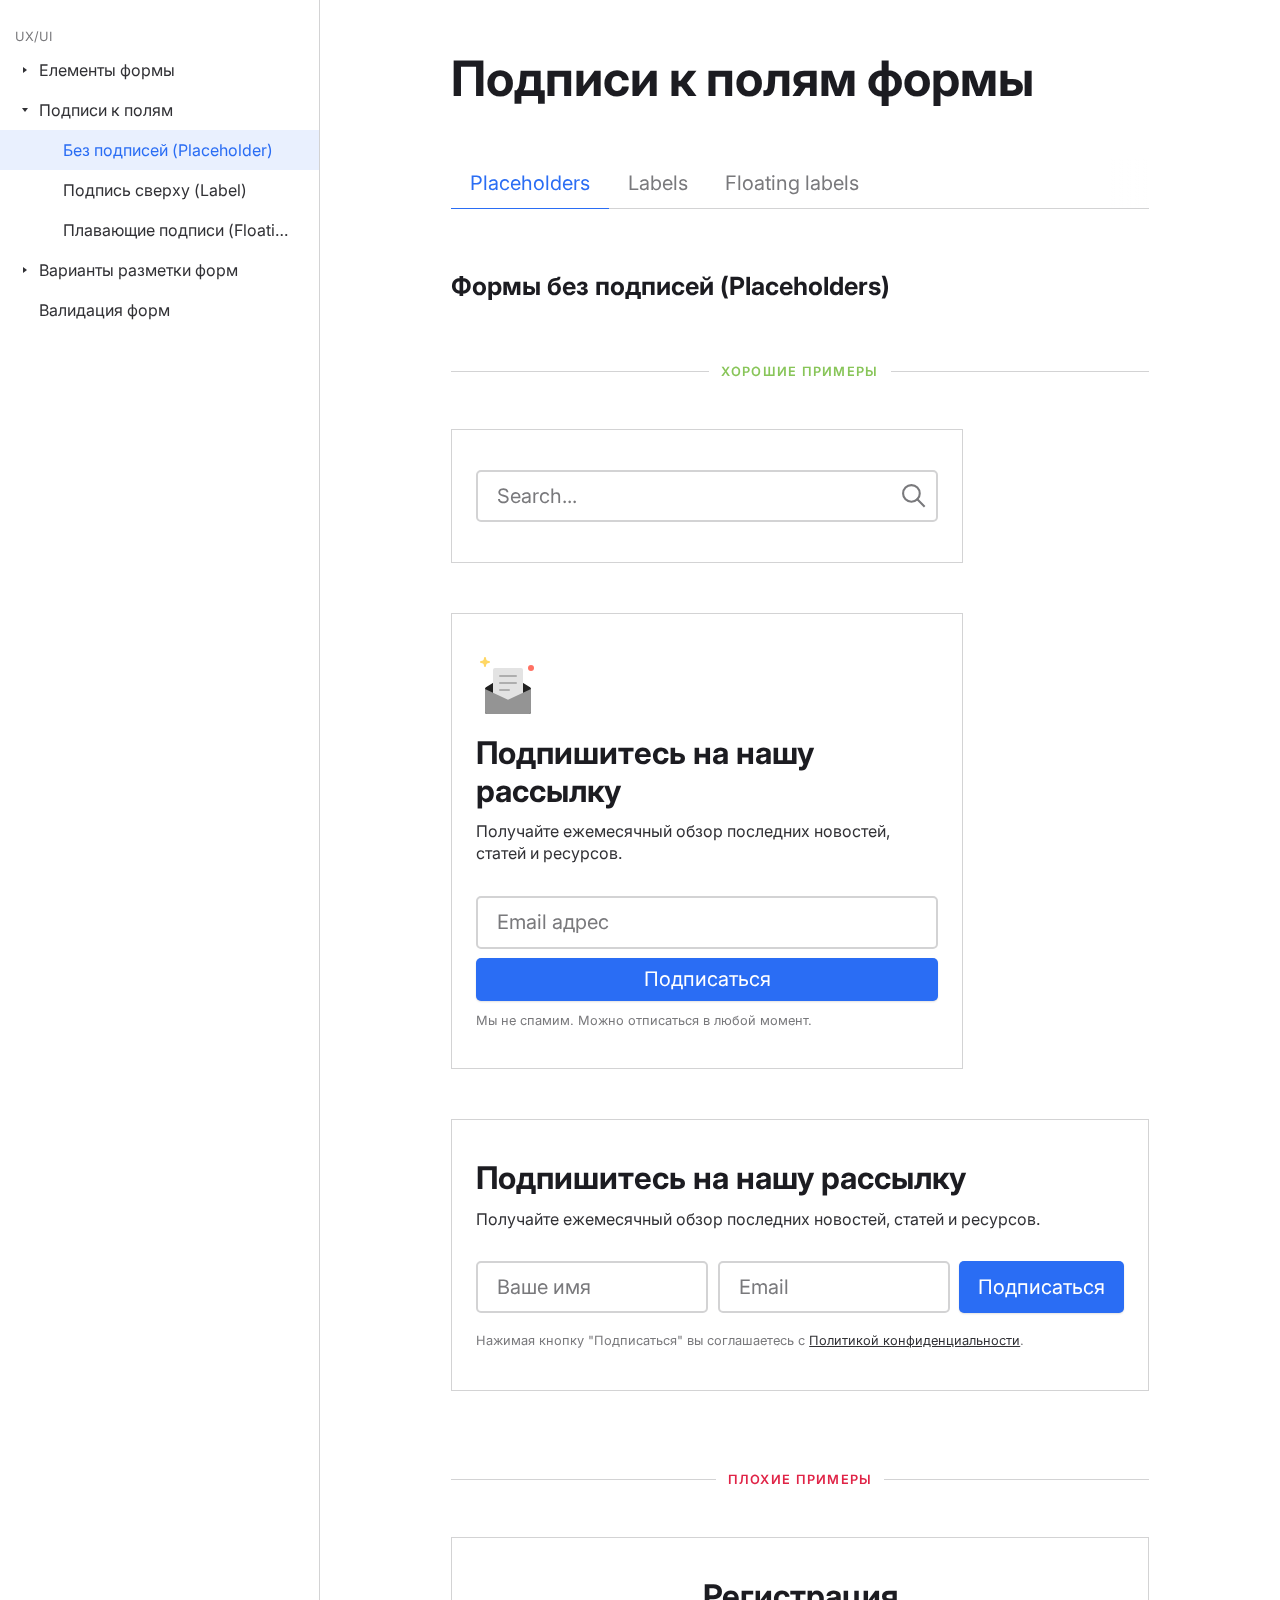
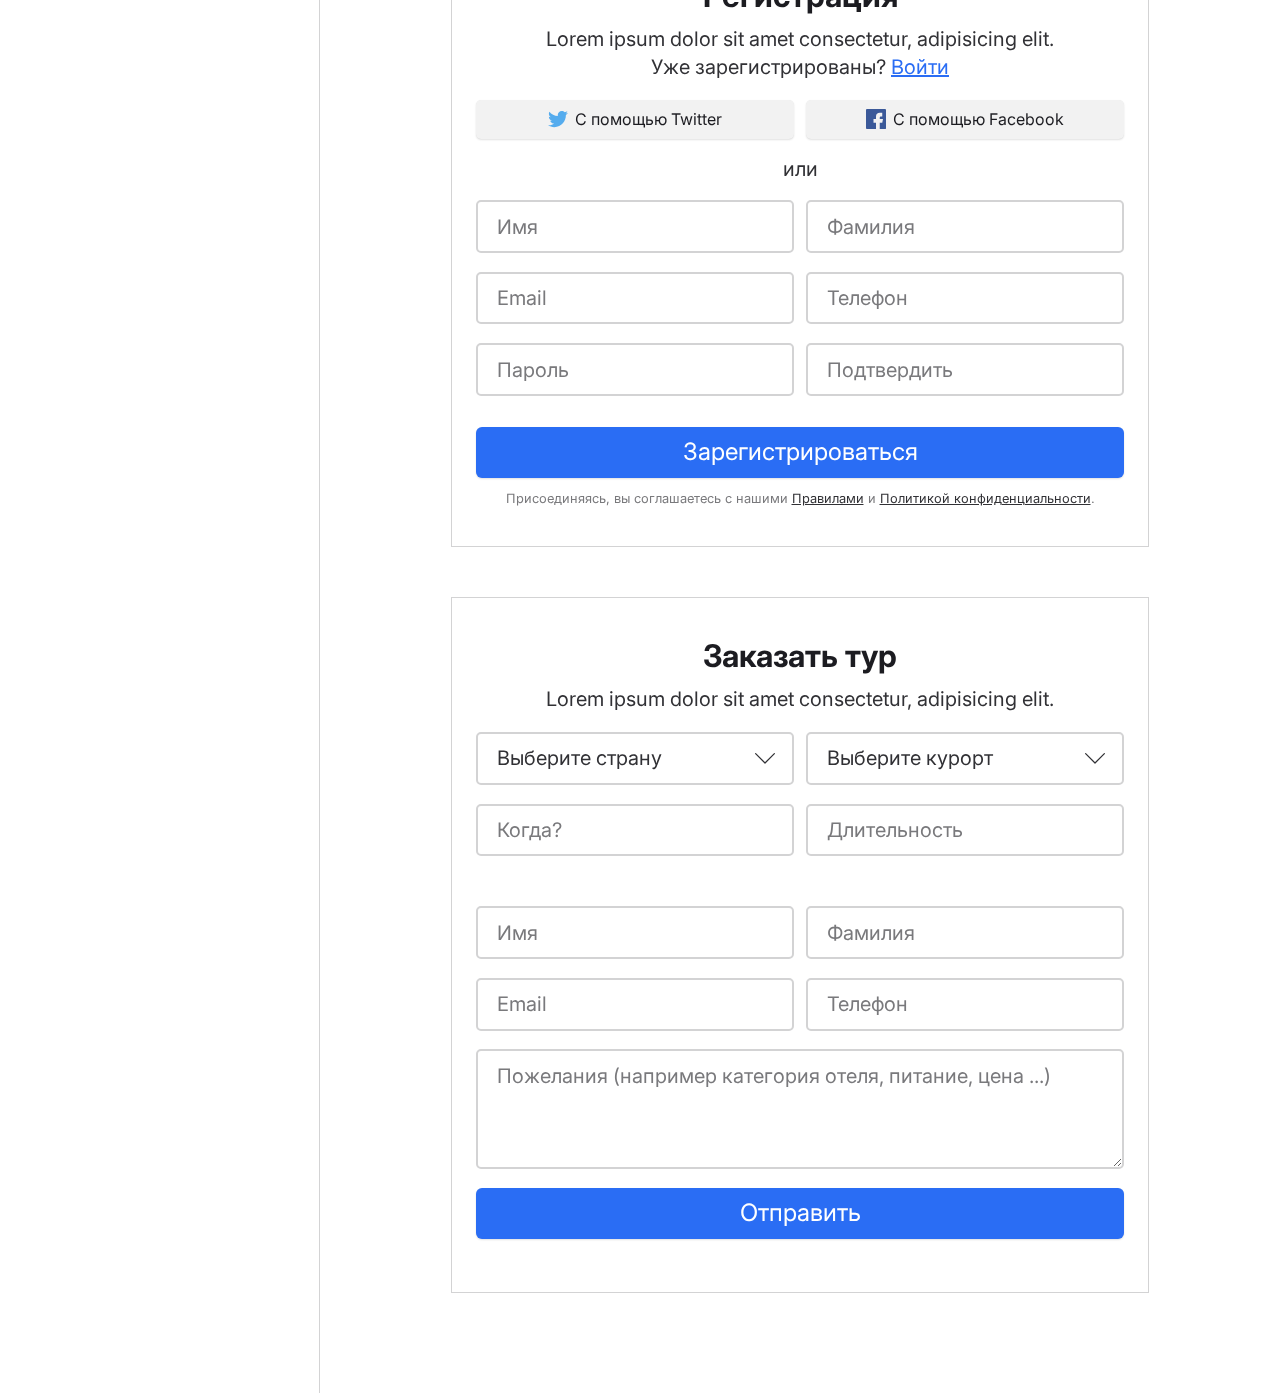
<file: label-placeholder.html>
<!doctype html>
<html lang="ru-RU">
<head>
  <meta charset="UTF-8">
  <meta http-equiv="x-ua-compatible" content="ie=edge">
  
  <meta name="viewport" content="width=device-width, initial-scale=1">
  <script>document.getElementsByTagName("html")[0].className += " js";</script>

  <!-- Styles -->
  <link rel="preconnect" href="https://fonts.gstatic.com">
  <link href="https://fonts.googleapis.com/css2?family=Inter:wght@400;500;600;700&display=swap" rel="stylesheet">
  
  <link rel="stylesheet" href="assets/css/style.css">
  <!-- Uncomment the script below if you need to support browsers where CSS Variables have not been implemented (e.g., IE11) -->
  <!-- <script>
    if(!('CSS' in window) || !CSS.supports('color', 'var(--color-var)')) {var cfStyle = document.getElementById('codyframe');if(cfStyle) {var href = cfStyle.getAttribute('href');href = href.replace('style.css', 'style-fallback.css');cfStyle.setAttribute('href', href);}}
  </script> -->
  <title>Веб-Формы: Подписи к полям - Placeholder | UX Pub</title>
</head>
<body>


  <div class="flex@md">
    <aside class="sidebar sidebar--static@md js-sidebar" data-static-class="position-relative z-index-1 flex-grow max-width-xxxxs border-right" id="sidebar" aria-labelledby="sidebar-title">
      <div class="sidebar__panel height-100%">
        <header class="sidebar__header z-index-2">
          <h1 class="text-md text-truncate" id="sidebar-title">Навигация</h1>
    
          <button class="reset sidebar__close-btn js-sidebar__close-btn js-tab-focus">
            <svg class="icon icon--xs" viewBox="0 0 16 16"><title>Close panel</title><g stroke-width="2" stroke="currentColor" fill="none" stroke-linecap="round" stroke-linejoin="round" stroke-miterlimit="10"><line x1="13.5" y1="2.5" x2="2.5" y2="13.5"></line><line x1="2.5" y1="2.5" x2="13.5" y2="13.5"></line></g></svg>
          </button>
        </header>
        
        <div class="position-relative z-index-1 height-100%">
          <!-- start sidebar content -->
          <nav class="position-sticky padding-y-md text-sm js-sidenav" style="top: 0;">
            <div class="sidenav__label margin-bottom-xxxs">
              <span class="text-sm color-contrast-medium">UX/UI</span>
            </div>
            

            <ul class="sidenav__list">

              <!-- Form elements -->
              <li class="sidenav__item">
                <a href="#0" class="sidenav__link">                  
                  <span class="sidenav__text">Елементы формы</span>
                </a>

                <button class="reset sidenav__sublist-control js-sidenav__sublist-control js-tab-focus" aria-label="Toggle sub navigation">
                  <svg class="icon" viewBox="0 0 12 12"><polygon points="4 3 8 6 4 9 4 3"/></svg>
                </button>

                <ul class="sidenav__list">
                  <li class="sidenav__item">
                    <a href="elements-input.html" class="sidenav__link">
                      <span class="sidenav__text">Поля ввода (Input)</span>
                    </a>
                  </li>
        
                  <li class="sidenav__item">
                    <a href="elements-textarea.html" class="sidenav__link">
                      <span class="sidenav__text">Текстовое поле (Textarea)</span>
                    </a>
                  </li>

                  <li class="sidenav__item">
                    <a href="elements-radio.html" class="sidenav__link">
                      <span class="sidenav__text">Переключатели (Radio Button)</span>
                    </a>
                  </li>

                  <li class="sidenav__item">
                    <a href="elements-checkbox.html" class="sidenav__link">
                      <span class="sidenav__text">Флажки (Checkbox)</span>
                    </a>
                  </li>

                  <li class="sidenav__item">
                    <a href="elements-select.html" class="sidenav__link">
                      <span class="sidenav__text">Выбор (Select)</span>
                    </a>
                  </li>

                  <li class="sidenav__item">
                    <a href="elements-slider.html" class="sidenav__link">
                      <span class="sidenav__text">Ползунок (Slider)</span>
                    </a>
                  </li>
                </ul>
              </li>
              

              <!-- Form Labels -->
              <li class="sidenav__item sidenav__item--expanded">
                <a href="#0" class="sidenav__link">                  
                  <span class="sidenav__text">Подписи к полям</span>
                </a>

                <button class="reset sidenav__sublist-control js-sidenav__sublist-control js-tab-focus" aria-label="Toggle sub navigation">
                  <svg class="icon" viewBox="0 0 12 12"><polygon points="4 3 8 6 4 9 4 3"/></svg>
                </button>

                <ul class="sidenav__list">
                  <li class="sidenav__item">
                    <a href="label-placeholder.html" class="sidenav__link" aria-current="page">
                      <span class="sidenav__text">Без подписей (Placeholder)</span>
                    </a>
                  </li>
        
                  <li class="sidenav__item">
                    <a href="label-default.html" class="sidenav__link">
                      <span class="sidenav__text">Подпись сверху (Label)</span>
                    </a>
                  </li>

                  <li class="sidenav__item">
                    <a href="label-floating.html" class="sidenav__link">
                      <span class="sidenav__text">Плавающие подписи (Floating label)</span>
                    </a>
                  </li>
                </ul>
              </li>


              <!-- Form Layout -->
              <li class="sidenav__item">
                <a href="#0" class="sidenav__link">                  
                  <span class="sidenav__text">Варианты разметки форм</span>
                </a>

                <button class="reset sidenav__sublist-control js-sidenav__sublist-control js-tab-focus" aria-label="Toggle sub navigation">
                  <svg class="icon" viewBox="0 0 12 12"><polygon points="4 3 8 6 4 9 4 3"/></svg>
                </button>

                <ul class="sidenav__list">
                  <li class="sidenav__item">
                    <a href="form-layout-1.html" class="sidenav__link">
                      <span class="sidenav__text">Подписи сверху</span>
                    </a>
                  </li>
        
                  <li class="sidenav__item">
                    <a href="form-layout-2.html" class="sidenav__link">
                      <span class="sidenav__text">Подписи слева 1</span>
                    </a>
                  </li>

                  <li class="sidenav__item">
                    <a href="form-layout-3.html" class="sidenav__link">
                      <span class="sidenav__text">Подписи слева 2</span>
                    </a>
                  </li>
                </ul>
              </li>

              <li class="sidenav__item">
                <a href="form-validation.html" class="sidenav__link">
                  <span class="sidenav__text">Валидация форм</span>
                </a>
              </li>
            </ul>

            <!--
            <div class="sidenav__divider margin-y-xs" role="presentation"></div>

            <div class="sidenav__label margin-bottom-xxxs">
              <span class="text-sm color-contrast-medium">Other</span>
            </div>
            -->

          </nav>
          
          <!-- end sidebar content -->
        </div>
      </div>
    </aside>



     <!-- start main content -->
    <main class="position-relative z-index-1 flex-grow min-height-100vh">
     
      <div class="padding-x-lg padding-x-xxl@lg padding-y-lg">
        <h1>Подписи к полям формы</h1>
        

        <nav class="s-tabs margin-top-lg">
          <ul class="s-tabs__list">
            <li><a class="s-tabs__link s-tabs__link--current" href="label-placeholder.html">Placeholders</a></li>
            <li><a class="s-tabs__link" href="label-default.html">Labels</a></li>
            <li><a class="s-tabs__link" href="label-floating.html">Floating labels</a></li>
          </ul>
        </nav>




        <section class="padding-top-md margin-top-md">
          <div class="">
            <h4 class="margin-bottom-lg">Формы без подписей (Placeholders)</h4>

            <div class="text-divider"><span class="font-semibold color-success">Хорошие примеры</span></div>
    
              <!-- Search form -->
              <div class="box margin-bottom-lg max-width-xxs">
                <div class="search-input search-input--icon-right">
                  <input class="search-input__input form-control" type="search" name="search-input" id="search-input" placeholder="Search..." aria-label="Search">
                  <button class="search-input__btn">
                    <svg class="icon" viewBox="0 0 24 24"><title>Submit</title><g stroke-linecap="square" stroke-linejoin="miter" stroke-width="2" stroke="currentColor" fill="none" stroke-miterlimit="10"><line x1="22" y1="22" x2="15.656" y2="15.656"></line><circle cx="10" cy="10" r="8"></circle></g></svg>
                  </button>
                </div>
              </div>


              <!-- Subscribe Form 1-->
              <div class="box margin-bottom-lg max-width-xxs">
                <div class="margin-bottom-xs">
                  <svg class="icon icon--xl" viewBox="0 0 64 64" aria-hidden="true"><path d="M54.053,33.3l-21-13a2,2,0,0,0-2.106,0l-21,13A2,2,0,0,0,9,35V58a2,2,0,0,0,2,2H53a2,2,0,0,0,2-2V35A2,2,0,0,0,54.053,33.3Z" fill="#212121"/><path d="M47,51H17V16a2,2,0,0,1,2-2H45a2,2,0,0,1,2,2Z" fill="#e3e3e3"/><path d="M40,23H24a1,1,0,0,1,0-2H40a1,1,0,0,1,0,2Z" fill="#aeaeae"/><path d="M40,30H24a1,1,0,0,1,0-2H40a1,1,0,0,1,0,2Z" fill="#aeaeae"/><path d="M33,37H24a1,1,0,0,1,0-2h9a1,1,0,0,1,0,2Z" fill="#aeaeae"/><path d="M55,35,32,45.867,9,35V58c0,.015,0,.029,0,.044a1.927,1.927,0,0,0,.027.26c.006.04.008.081.016.12l0,.016c0,.006.006.009.008.014A2,2,0,0,0,11,60H53a2,2,0,0,0,1.951-1.56A1.916,1.916,0,0,0,55,58.022c0-.008.006-.013.006-.022Z" fill="#949494"/><path d="M13,7.029a3,3,0,0,1-3-3,1,1,0,0,0-2,0,3,3,0,0,1-3,3,1,1,0,0,0,0,2,3,3,0,0,1,3,3,1,1,0,0,0,2,0,3,3,0,0,1,3-3,1,1,0,0,0,0-2Z" fill="#ffd764"/><circle cx="55" cy="14" r="3" fill="#ff7163"/></svg>
                </div>
            
                <div class="text-component margin-bottom-md">
                  <h3>Подпишитесь на нашу рассылку</h3>
                  <p class="text-sm">Получайте ежемесячный обзор последних новостей, статей и ресурсов.</p>
                </div>
              
                <form class="grid gap-xxs" action="#" novalidate>
                  <input class="form-control" aria-label="Email" type="email" placeholder="Email адрес">
                  <button class="btn btn--primary" type="submit">Подписаться</button>
                </form>
              
                <div class="margin-top-xs">
                  <p class="color-contrast-medium text-xs">Мы не спамим. Можно отписаться в любой момент.</p>
                </div>
              </div>
    
    
    
              <!-- Subscribe Form 2-->
              <div class="box max-width-sm margin-bottom-xl">
                <div class="text-component margin-bottom-md">
                  <h3>Подпишитесь на нашу рассылку</h3>
                  <p class="text-sm">Получайте ежемесячный обзор последних новостей, статей и ресурсов.</p>
                </div>
            
                <form class="grid gap-xxs" action="#" novalidate>
                  <div class="col@xs min-width-0">
                    <input class="form-control width-100% height-100%" aria-label="Name" type="text" placeholder="Ваше имя">
                  </div>
            
                  <div class="col@xs min-width-0">
                    <input class="form-control width-100% height-100%" aria-label="Email" type="email" placeholder="Email">
                  </div>
            
                  <div class="col-content@sm">
                    <button class="btn btn--primary width-100% height-100%" type="submit">Подписаться</button>
                  </div>
                </form>
            
                <div class="margin-top-xs">
                  <small class="text-xs color-contrast-medium">Нажимая кнопку "Подписаться" вы соглашаетесь с <a class="color-contrast-high" href="#0">Политикой конфиденциальности</a>.</small>
                </div>
              </div>
    
    
    
              <div class="text-divider"><span class="font-semibold color-error">Плохие примеры</span></div>
    
              <!-- Register Form -->
              <div class="box max-width-sm margin-bottom-lg">            
    
                <form class="sign-up-form" action="#" novalidate>
                  <div class="text-component text-center margin-bottom-sm">
                    <h3>Регистрация</h3>
                    <p>Lorem ipsum dolor sit amet consectetur, adipisicing elit. <br>
                    Уже зарегистрированы? <a href="#0">Войти</a></p>
                  </div>
    
                  <div class="grid gap-xs">
                    <div class="col-6@xs">
                      <button class="btn btn--subtle width-100%" type="button">
                        <svg aria-hidden="true" class="icon margin-right-xxxs" viewBox="0 0 16 16"><g><path fill="#55acee" d="M16,3c-0.6,0.3-1.2,0.4-1.9,0.5c0.7-0.4,1.2-1,1.4-1.8c-0.6,0.4-1.3,0.6-2.1,0.8c-0.6-0.6-1.5-1-2.4-1 C9.3,1.5,7.8,3,7.8,4.8c0,0.3,0,0.5,0.1,0.7C5.2,5.4,2.7,4.1,1.1,2.1c-0.3,0.5-0.4,1-0.4,1.7c0,1.1,0.6,2.1,1.5,2.7 c-0.5,0-1-0.2-1.5-0.4c0,0,0,0,0,0c0,1.6,1.1,2.9,2.6,3.2C3,9.4,2.7,9.4,2.4,9.4c-0.2,0-0.4,0-0.6-0.1c0.4,1.3,1.6,2.3,3.1,2.3 c-1.1,0.9-2.5,1.4-4.1,1.4c-0.3,0-0.5,0-0.8,0c1.5,0.9,3.2,1.5,5,1.5c6,0,9.3-5,9.3-9.3c0-0.1,0-0.3,0-0.4C15,4.3,15.6,3.7,16,3z"></path></g></svg>
                        <span class="text-sm">C помощью Twitter</span>
                      </button>
                    </div>
                    
                    <div class="col-6@xs">
                      <button class="btn btn--subtle width-100%" type="button">
                        <svg aria-hidden="true" class="icon margin-right-xxxs" viewBox="0 0 16 16"><g><path fill="#3b5999" d="M15.3,0H0.7C0.3,0,0,0.3,0,0.7v14.7C0,15.7,0.3,16,0.7,16H8v-5H6V8h2V6c0-2.1,1.2-3,3-3 c0.9,0,1.8,0,2,0v3h-1c-0.6,0-1,0.4-1,1v1h2.6L13,11h-2v5h4.3c0.4,0,0.7-0.3,0.7-0.7V0.7C16,0.3,15.7,0,15.3,0z"></path></g></svg>
                        <span class="text-sm">C помощью Facebook</span>
                      </button>
                    </div>
                  </div>
    
                  <p class="text-center margin-y-sm">или</p>
    
                  <div class="margin-bottom-sm">
                    <div class="grid gap-xs">
                      <div class="col-6@md">
                        <input class="form-control width-100%" type="text" name="input-first-name" placeholder="Имя">
                      </div>
    
                      <div class="col-6@md">
                        <input class="form-control width-100%" type="text" name="input-last-name" placeholder="Фамилия">
                      </div>
                    </div>
                  </div>
    
                  <div class="margin-bottom-sm">
                    <div class="grid gap-xs">
                      <div class="col-6@md">
                        <input class="form-control width-100%" type="email" name="input-email" placeholder="Email">
                      </div>
    
                      <div class="col-6@md">
                        <input class="form-control width-100%" type="tel" name="input-phone" placeholder="Телефон">
                      </div>
                    </div>                
                  </div>
    
                  <div class="margin-bottom-md">
                    <div class="grid gap-xs">
                      <div class="col-6@md">
                        <input class="form-control width-100%" type="password" name="input-password" placeholder="Пароль">
                      </div>
    
                      <div class="col-6@md">
                        <input class="form-control width-100%" type="password" name="input-password" placeholder="Подтвердить">
                      </div>
                    </div>                
                  </div>
    
                  <div class="margin-bottom-xs">
                    <button class="btn btn--primary btn--md width-100%" type="submit">Зарегистрироваться</button>
                  </div>
    
                  <div class="text-center">
                    <p class="text-xs color-contrast-medium">Присоединяясь, вы соглашаетесь с нашими <a class="color-contrast-high" href="#0">Правилами</a> и <a class="color-contrast-high" href="#0">Политикой конфиденциальности</a>.</p>
                  </div>
                </form>
              </div>
    
    
    
    
              <!-- Order Form -->
              <div class="box max-width-sm margin-bottom-lg">            
    
                <form class="sign-up-form" action="#" novalidate>
                  <div class="text-component text-center margin-bottom-sm">
                    <h3>Заказать тур</h3>
                    <p>Lorem ipsum dolor sit amet consectetur, adipisicing elit.</p>
                  </div>
    
                  <fieldset class="margin-bottom-md">
                    <div class="margin-bottom-sm">
                      <div class="grid gap-xs">
                        <div class="col-6@md">
                          <div class="select">
                            <select class="select__input form-control" name="selectCountry">
                                <option value="" selected disabled>Выберите страну</option>
                                <option value="1">Турция</option>
                                <option value="2">Египет</option>
                                <option value="3">Черногория</option>
                                <option value="4">Хорватия</option>
                                <option value="5">Италия</option>
                                <option value="6">Испания</option>
                                <option value="7">Норвегия</option>
                                <option value="8">Хорватия</option>
                                <option value="9">Алжир</option>
                              </optgroup>
                            </select>
                            
                            <svg class="icon select__icon" aria-hidden="true" viewBox="0 0 16 16"><g stroke-width="1" stroke="currentColor"><polyline fill="none" stroke="currentColor" stroke-linecap="round" stroke-linejoin="round" stroke-miterlimit="10" points="15.5,4.5 8,12 0.5,4.5 "></polyline></g></svg>
                          </div>
                        </div>
      
                        <div class="col-6@md">
                          <div class="select">
                            <select class="select__input form-control" name="selectResort">
                              <option value="" selected disabled>Выберите курорт</option>
                                <option value="1">Алания</option>
                                <option value="2">Анталия</option>
                                <option value="3">Бодрум</option>
                                <option value="4">Кемер</option>
                                <option value="5">Мармарис</option>
                                <option value="6">Фетхие</option>
                              </optgroup>
                            </select>
                            
                            <svg class="icon select__icon" aria-hidden="true" viewBox="0 0 16 16"><g stroke-width="1" stroke="currentColor"><polyline fill="none" stroke="currentColor" stroke-linecap="round" stroke-linejoin="round" stroke-miterlimit="10" points="15.5,4.5 8,12 0.5,4.5 "></polyline></g></svg>
                          </div>
                        </div>
                      </div>
                    </div>
    
                    <div class="margin-bottom-sm">
                      <div class="grid gap-xs">
                        <div class="col-6@md">
                          <input class="form-control width-100%" type="text" name="input-date" placeholder="Когда?">
                        </div>
      
                        <div class="col-6@md">
                          <input class="form-control width-100%" type="text" name="input-duration" placeholder="Длительность">
                        </div>
                      </div>
                    </div>
                  </fieldset>
                  
                  <fieldset>
                    <div class="margin-bottom-sm">
                      <div class="grid gap-xs">
                        <div class="col-6@md">
                          <input class="form-control width-100%" type="text" name="input-first-name" placeholder="Имя">
                        </div>
      
                        <div class="col-6@md">
                          <input class="form-control width-100%" type="text" name="input-last-name" placeholder="Фамилия">
                        </div>
                      </div>
                    </div>
      
                    <div class="margin-bottom-sm">
                      <div class="grid gap-xs">
                        <div class="col-6@md">
                          <input class="form-control width-100%" type="email" name="input-email" placeholder="Email">
                        </div>
      
                        <div class="col-6@md">
                          <input class="form-control width-100%" type="tel" name="input-phone" placeholder="Телефон">
                        </div>
                      </div>                
                    </div>
      
                    <div class="margin-bottom-sm">
                      <textarea class="form-control width-100%" name="input-textarea" maxlength="300" placeholder="Пожелания (например категория отеля, питание, цена ...)" style="min-height: 120px;"></textarea>
                    </div>
                  </fieldset>
                  
    
                  <div class="margin-bottom-xs">
                    <button class="btn btn--primary btn--md width-100%" type="submit">Отправить</button>
                  </div>
                </form>
              </div>

            
          </div>
        </section>
    
        
      </div> <!-- /.container -->
      
    </main>
    <!-- end main content -->

  </div>



  <!-- Scripts -->
  <script src="assets/js/scripts.js"></script>

</body>
</html>
</file>
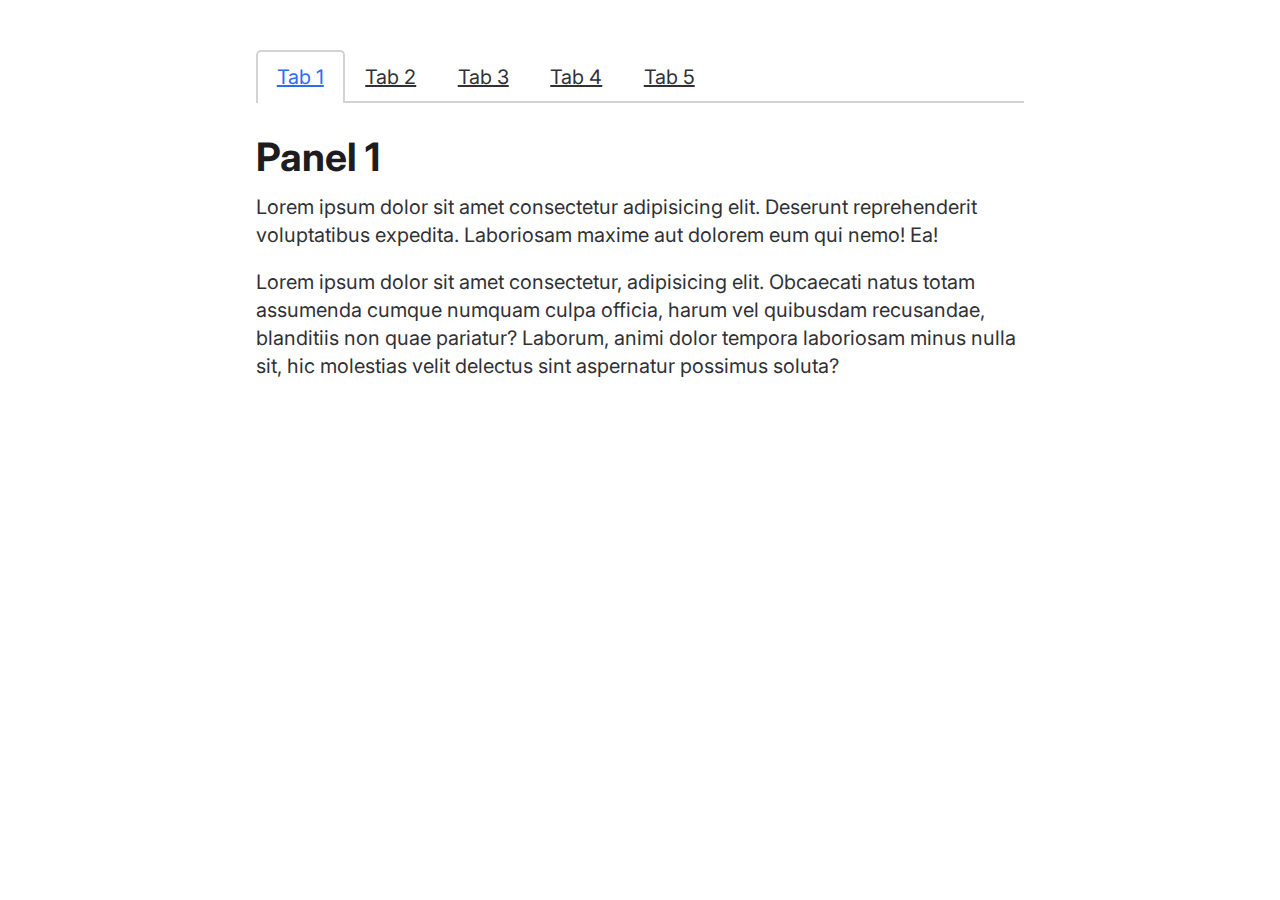
<file: tabs.html>
<!doctype html>
<html lang="ru-RU">
<head>
  <meta charset="UTF-8">
  <meta http-equiv="x-ua-compatible" content="ie=edge">
  
  <meta name="viewport" content="width=device-width, initial-scale=1">
  <script>document.getElementsByTagName("html")[0].className += " js";</script>

  <!-- Styles -->
  <link rel="preconnect" href="https://fonts.gstatic.com">
  <link href="https://fonts.googleapis.com/css2?family=Inter:wght@400;500;600;700&display=swap" rel="stylesheet">
  
  <link rel="stylesheet" href="assets/css/style.css">
  <!-- Uncomment the script below if you need to support browsers where CSS Variables have not been implemented (e.g., IE11) -->
  <!-- <script>
    if(!('CSS' in window) || !CSS.supports('color', 'var(--color-var)')) {var cfStyle = document.getElementById('codyframe');if(cfStyle) {var href = cfStyle.getAttribute('href');href = href.replace('style.css', 'style-fallback.css');cfStyle.setAttribute('href', href);}}
  </script> -->
  <title>Формы: Дизайн форм | UX Pub</title>
</head>
<body>

  <div class="container max-width-sm padding-y-lg">

    <div class="tabs-v2 js-tabs">
      <nav>
        <ul class="tabs-nav-v2 js-tabs__controls js-tabs-nav-v2" aria-label='Tabs Interface'>
          <li><a href="#tab2Panel1" class="tabs-nav-v2__item js-tab-focus" aria-selected="true">Tab 1</a></li>
          <li><a href="#tab2Panel2" class="tabs-nav-v2__item js-tab-focus">Tab 2</a></li>
          <li><a href="#tab2Panel3" class="tabs-nav-v2__item js-tab-focus">Tab 3</a></li>
          <li><a href="#tab2Panel4" class="tabs-nav-v2__item js-tab-focus">Tab 4</a></li>
          <li><a href="#tab2Panel5" class="tabs-nav-v2__item js-tab-focus">Tab 5</a></li>
        </ul>
      </nav>
    
      <div class="js-tabs__panels">
        <section id="tab2Panel1" class="padding-top-md js-tabs__panel">
          <div class="text-component">
            <h2>Panel 1</h2>
            <p>Lorem ipsum dolor sit amet consectetur adipisicing elit. Deserunt reprehenderit voluptatibus expedita. Laboriosam maxime aut dolorem eum qui nemo! Ea!</p>
            <p>Lorem ipsum dolor sit amet consectetur, adipisicing elit. Obcaecati natus totam assumenda cumque numquam culpa officia, harum vel quibusdam recusandae, blanditiis non quae pariatur? Laborum, animi dolor tempora laboriosam minus nulla sit, hic molestias velit delectus sint aspernatur possimus soluta?</p>
          </div>
        </section>
    
        <section id="tab2Panel2" class="padding-top-md js-tabs__panel">
          <div class="text-component">
            <h2>Panel 2</h2>
            <p>Lorem ipsum dolor sit amet, consectetur adipisicing elit. Deserunt, nobis! Vitae quis minus accusantium qui atque? Officiis sunt exercitationem natus, minus sapiente debitis eum animi porro. Ut cupiditate amet expedita!</p>
          </div>
        </section>
    
        <section id="tab2Panel3" class="padding-top-md js-tabs__panel">
          <div class="text-component">
            <h2>Panel 3</h2>
            <p>Lorem ipsum dolor sit amet, consectetur adipisicing elit. Blanditiis, veritatis.</p>
          </div>
        </section>
    
        <section id="tab2Panel4" class="padding-top-md js-tabs__panel">
          <div class="text-component">
            <h2>Panel 4</h2>
            <p>Lorem ipsum dolor sit amet, consectetur adipisicing elit. Dignissimos, ipsa. Maiores sit totam dignissimos perferendis recusandae quis eligendi quos expedita consequatur, natus debitis, deserunt placeat tenetur odit voluptates, ad nihil cum ipsa quae est facere, voluptate sapiente tempora a officiis. Ipsa perspiciatis aut commodi enim expedita. Saepe at cupiditate quaerat explicabo distinctio quae enim, ab impedit! Sunt, omnis, sit magnam id exercitationem mollitia alias pariatur doloremque nulla. Totam quis, animi minus error molestias sit. Quidem, dolor, aspernatur. Voluptates, magni, provident?</p>
          </div>
        </section>
    
        <section id="tab2Panel5" class="padding-top-md js-tabs__panel">
          <div class="text-component">
            <h2>Panel 5</h2>
            <p>Lorem ipsum dolor sit amet, consectetur adipisicing elit. Aliquam modi nesciunt eum, dolores corrupti labore assumenda vel? Cupiditate fugit nihil, sunt nulla nisi blanditiis quidem, eos nesciunt. Quidem dolorem laudantium, ex fuga natus nisi error architecto saepe sapiente dolores assumenda.</p>
          </div>
        </section>
      </div>
    </div>

  </div>
  
  


  <!-- Scripts -->
  <script src="assets/js/scripts.js"></script>

</body>
</html>
</file>
<file: assets/css/style.css>
*,*::after,*::before{box-sizing:inherit}*{font:inherit}html,body,div,span,applet,object,iframe,h1,h2,h3,h4,h5,h6,p,blockquote,pre,a,abbr,acronym,address,big,cite,code,del,dfn,em,img,ins,kbd,q,s,samp,small,strike,strong,sub,sup,tt,var,b,u,i,center,dl,dt,dd,ol,ul,li,fieldset,form,label,legend,table,caption,tbody,tfoot,thead,tr,th,td,article,aside,canvas,details,embed,figure,figcaption,footer,header,hgroup,menu,nav,output,ruby,section,summary,time,mark,audio,video,hr{margin:0;padding:0;border:0}html{box-sizing:border-box}body{background-color:var(--color-bg, white)}article,aside,details,figcaption,figure,footer,header,hgroup,menu,nav,section,main,form legend{display:block}ol,ul{list-style:none}blockquote,q{quotes:none}button,input,textarea,select{margin:0}.btn,.form-control,.link,.reset{background-color:transparent;padding:0;border:0;border-radius:0;color:inherit;line-height:inherit;-webkit-appearance:none;-moz-appearance:none;appearance:none}select.form-control::-ms-expand{display:none}textarea{resize:vertical;overflow:auto;vertical-align:top}input::-ms-clear{display:none}table{border-collapse:collapse;border-spacing:0}img,video,svg{max-width:100%}[data-theme]{background-color:var(--color-bg, #fff);color:var(--color-contrast-high, #313135)}:root{--space-unit:  1em}:root,*{--space-xxxxs: calc(0.125 * var(--space-unit));--space-xxxs:  calc(0.25 * var(--space-unit));--space-xxs:   calc(0.375 * var(--space-unit));--space-xs:    calc(0.5 * var(--space-unit));--space-sm:    calc(0.75 * var(--space-unit));--space-md:    calc(1.25 * var(--space-unit));--space-lg:    calc(2 * var(--space-unit));--space-xl:    calc(3.25 * var(--space-unit));--space-xxl:   calc(5.25 * var(--space-unit));--space-xxxl:  calc(8.5 * var(--space-unit));--space-xxxxl: calc(13.75 * var(--space-unit));--component-padding: var(--space-md)}.container{width:calc(100% - 2*var(--component-padding));margin-left:auto;margin-right:auto}.grid{--gap: 0px;--gap-x: var(--gap);--gap-y: var(--gap);--offset: var(--gap-x);display:flex;flex-wrap:wrap}.grid>*{flex-basis:100%;max-width:100%;min-width:0}[class*="gap-xxxxs"],[class*="gap-xxxs"],[class*="gap-xxs"],[class*="gap-xs"],[class*="gap-sm"],[class*="gap-md"],[class*="gap-lg"],[class*="gap-xl"],[class*="gap-xxl"],[class*="gap-xxxl"],[class*="gap-xxxxl"],[class*="grid-gap-"],[class*="flex-gap-"]{margin-bottom:-0.75em;margin-left:-0.75em}[class*="gap-xxxxs"]>*,[class*="gap-xxxs"]>*,[class*="gap-xxs"]>*,[class*="gap-xs"]>*,[class*="gap-sm"]>*,[class*="gap-md"]>*,[class*="gap-lg"]>*,[class*="gap-xl"]>*,[class*="gap-xxl"]>*,[class*="gap-xxxl"]>*,[class*="gap-xxxxl"]>*,[class*="grid-gap-"]>*,[class*="flex-gap-"]>*{margin-bottom:0.75em;margin-left:0.75em}[class*="gap-x-xxxxs"],[class*="gap-x-xxxs"],[class*="gap-x-xxs"],[class*="gap-x-xs"],[class*="gap-x-sm"],[class*="gap-x-md"],[class*="gap-x-lg"],[class*="gap-x-xl"],[class*="gap-x-xxl"],[class*="gap-x-xxxl"],[class*="gap-x-xxxxl"]{margin-left:-0.75em}[class*="gap-x-xxxxs"]>*,[class*="gap-x-xxxs"]>*,[class*="gap-x-xxs"]>*,[class*="gap-x-xs"]>*,[class*="gap-x-sm"]>*,[class*="gap-x-md"]>*,[class*="gap-x-lg"]>*,[class*="gap-x-xl"]>*,[class*="gap-x-xxl"]>*,[class*="gap-x-xxxl"]>*,[class*="gap-x-xxxxl"]>*{margin-left:0.75em}[class*="gap-y-xxxxs"],[class*="gap-y-xxxs"],[class*="gap-y-xxs"],[class*="gap-y-xs"],[class*="gap-y-sm"],[class*="gap-y-md"],[class*="gap-y-lg"],[class*="gap-y-xl"],[class*="gap-y-xxl"],[class*="gap-y-xxxl"],[class*="gap-y-xxxxl"]{margin-bottom:-0.75em}[class*="gap-y-xxxxs"]>*,[class*="gap-y-xxxs"]>*,[class*="gap-y-xxs"]>*,[class*="gap-y-xs"]>*,[class*="gap-y-sm"]>*,[class*="gap-y-md"]>*,[class*="gap-y-lg"]>*,[class*="gap-y-xl"]>*,[class*="gap-y-xxl"]>*,[class*="gap-y-xxxl"]>*,[class*="gap-y-xxxxl"]>*{margin-bottom:0.75em}@supports (--css: variables){.grid{margin-bottom:calc(-1 * var(--gap-y));margin-left:calc(-1 * var(--gap-x))}.grid>*{margin-bottom:var(--gap-y);margin-left:var(--offset)}.flex[class*="gap-"],.inline-flex[class*="gap-"]{margin-bottom:calc(-1 * var(--gap-y, 0));margin-left:calc(-1 * var(--gap-x, 0))}.flex[class*="gap-"]>*,.inline-flex[class*="gap-"]>*{margin-bottom:var(--gap-y, 0);margin-left:var(--gap-x, 0)}.gap-xxxxs,.grid-gap-xxxxs,.flex-gap-xxxxs{--gap-x: var(--space-xxxxs);--gap-y: var(--space-xxxxs)}.gap-xxxs,.grid-gap-xxxs,.flex-gap-xxxs{--gap-x: var(--space-xxxs);--gap-y: var(--space-xxxs)}.gap-xxs,.grid-gap-xxs,.flex-gap-xxs{--gap-x: var(--space-xxs);--gap-y: var(--space-xxs)}.gap-xs,.grid-gap-xs,.flex-gap-xs{--gap-x: var(--space-xs);--gap-y: var(--space-xs)}.gap-sm,.grid-gap-sm,.flex-gap-sm{--gap-x: var(--space-sm);--gap-y: var(--space-sm)}.gap-md,.grid-gap-md,.flex-gap-md{--gap-x: var(--space-md);--gap-y: var(--space-md)}.gap-lg,.grid-gap-lg,.flex-gap-lg{--gap-x: var(--space-lg);--gap-y: var(--space-lg)}.gap-xl,.grid-gap-xl,.flex-gap-xl{--gap-x: var(--space-xl);--gap-y: var(--space-xl)}.gap-xxl,.grid-gap-xxl,.flex-gap-xxl{--gap-x: var(--space-xxl);--gap-y: var(--space-xxl)}.gap-xxxl,.grid-gap-xxxl,.flex-gap-xxxl{--gap-x: var(--space-xxxl);--gap-y: var(--space-xxxl)}.gap-xxxxl,.grid-gap-xxxxl,.flex-gap-xxxxl{--gap-x: var(--space-xxxxl);--gap-y: var(--space-xxxxl)}.gap-x-xxxxs{--gap-x: var(--space-xxxxs)}.gap-x-xxxs{--gap-x: var(--space-xxxs)}.gap-x-xxs{--gap-x: var(--space-xxs)}.gap-x-xs{--gap-x: var(--space-xs)}.gap-x-sm{--gap-x: var(--space-sm)}.gap-x-md{--gap-x: var(--space-md)}.gap-x-lg{--gap-x: var(--space-lg)}.gap-x-xl{--gap-x: var(--space-xl)}.gap-x-xxl{--gap-x: var(--space-xxl)}.gap-x-xxxl{--gap-x: var(--space-xxxl)}.gap-x-xxxxl{--gap-x: var(--space-xxxxl)}.gap-y-xxxxs{--gap-y: var(--space-xxxxs)}.gap-y-xxxs{--gap-y: var(--space-xxxs)}.gap-y-xxs{--gap-y: var(--space-xxs)}.gap-y-xs{--gap-y: var(--space-xs)}.gap-y-sm{--gap-y: var(--space-sm)}.gap-y-md{--gap-y: var(--space-md)}.gap-y-lg{--gap-y: var(--space-lg)}.gap-y-xl{--gap-y: var(--space-xl)}.gap-y-xxl{--gap-y: var(--space-xxl)}.gap-y-xxxl{--gap-y: var(--space-xxxl)}.gap-y-xxxxl{--gap-y: var(--space-xxxxl)}}.col{flex-grow:1;flex-basis:0;max-width:100%}.col-1{flex-basis:calc( 8.33% - 0.01px - var(--gap-x, 0.75em));max-width:calc( 8.33% - 0.01px - var(--gap-x, 0.75em))}.col-2{flex-basis:calc( 16.66% - 0.01px - var(--gap-x, 0.75em));max-width:calc( 16.66% - 0.01px - var(--gap-x, 0.75em))}.col-3{flex-basis:calc( 25% - 0.01px - var(--gap-x, 0.75em));max-width:calc( 25% - 0.01px - var(--gap-x, 0.75em))}.col-4{flex-basis:calc( 33.33% - 0.01px - var(--gap-x, 0.75em));max-width:calc( 33.33% - 0.01px - var(--gap-x, 0.75em))}.col-5{flex-basis:calc( 41.66% - 0.01px - var(--gap-x, 0.75em));max-width:calc( 41.66% - 0.01px - var(--gap-x, 0.75em))}.col-6{flex-basis:calc( 50% - 0.01px - var(--gap-x, 0.75em));max-width:calc( 50% - 0.01px - var(--gap-x, 0.75em))}.col-7{flex-basis:calc( 58.33% - 0.01px - var(--gap-x, 0.75em));max-width:calc( 58.33% - 0.01px - var(--gap-x, 0.75em))}.col-8{flex-basis:calc( 66.66% - 0.01px - var(--gap-x, 0.75em));max-width:calc( 66.66% - 0.01px - var(--gap-x, 0.75em))}.col-9{flex-basis:calc( 75% - 0.01px - var(--gap-x, 0.75em));max-width:calc( 75% - 0.01px - var(--gap-x, 0.75em))}.col-10{flex-basis:calc( 83.33% - 0.01px - var(--gap-x, 0.75em));max-width:calc( 83.33% - 0.01px - var(--gap-x, 0.75em))}.col-11{flex-basis:calc( 91.66% - 0.01px - var(--gap-x, 0.75em));max-width:calc( 91.66% - 0.01px - var(--gap-x, 0.75em))}.col-12{flex-basis:calc( 100% - 0.01px - var(--gap-x, 0.75em));max-width:calc( 100% - 0.01px - var(--gap-x, 0.75em))}.col-content{flex-grow:0;flex-basis:initial;max-width:initial}.offset-1{--offset: calc(8.33% + var(--gap-x, 0.75em))}.offset-2{--offset: calc(16.66% + var(--gap-x, 0.75em))}.offset-3{--offset: calc(25% + var(--gap-x, 0.75em))}.offset-4{--offset: calc(33.33% + var(--gap-x, 0.75em))}.offset-5{--offset: calc(41.66% + var(--gap-x, 0.75em))}.offset-6{--offset: calc(50% + var(--gap-x, 0.75em))}.offset-7{--offset: calc(58.33% + var(--gap-x, 0.75em))}.offset-8{--offset: calc(66.66% + var(--gap-x, 0.75em))}.offset-9{--offset: calc(75% + var(--gap-x, 0.75em))}.offset-10{--offset: calc(83.33% + var(--gap-x, 0.75em))}.offset-11{--offset: calc(91.66% + var(--gap-x, 0.75em))}@media (min-width: 32rem){.col\@xs{flex-grow:1;flex-basis:0;max-width:100%}.col-1\@xs{flex-basis:calc( 8.33% - 0.01px - var(--gap-x, 0.75em));max-width:calc( 8.33% - 0.01px - var(--gap-x, 0.75em))}.col-2\@xs{flex-basis:calc( 16.66% - 0.01px - var(--gap-x, 0.75em));max-width:calc( 16.66% - 0.01px - var(--gap-x, 0.75em))}.col-3\@xs{flex-basis:calc( 25% - 0.01px - var(--gap-x, 0.75em));max-width:calc( 25% - 0.01px - var(--gap-x, 0.75em))}.col-4\@xs{flex-basis:calc( 33.33% - 0.01px - var(--gap-x, 0.75em));max-width:calc( 33.33% - 0.01px - var(--gap-x, 0.75em))}.col-5\@xs{flex-basis:calc( 41.66% - 0.01px - var(--gap-x, 0.75em));max-width:calc( 41.66% - 0.01px - var(--gap-x, 0.75em))}.col-6\@xs{flex-basis:calc( 50% - 0.01px - var(--gap-x, 0.75em));max-width:calc( 50% - 0.01px - var(--gap-x, 0.75em))}.col-7\@xs{flex-basis:calc( 58.33% - 0.01px - var(--gap-x, 0.75em));max-width:calc( 58.33% - 0.01px - var(--gap-x, 0.75em))}.col-8\@xs{flex-basis:calc( 66.66% - 0.01px - var(--gap-x, 0.75em));max-width:calc( 66.66% - 0.01px - var(--gap-x, 0.75em))}.col-9\@xs{flex-basis:calc( 75% - 0.01px - var(--gap-x, 0.75em));max-width:calc( 75% - 0.01px - var(--gap-x, 0.75em))}.col-10\@xs{flex-basis:calc( 83.33% - 0.01px - var(--gap-x, 0.75em));max-width:calc( 83.33% - 0.01px - var(--gap-x, 0.75em))}.col-11\@xs{flex-basis:calc( 91.66% - 0.01px - var(--gap-x, 0.75em));max-width:calc( 91.66% - 0.01px - var(--gap-x, 0.75em))}.col-12\@xs{flex-basis:calc( 100% - 0.01px - var(--gap-x, 0.75em));max-width:calc( 100% - 0.01px - var(--gap-x, 0.75em))}.col-content\@xs{flex-grow:0;flex-basis:initial;max-width:initial}.offset-1\@xs{--offset: calc(8.33% + var(--gap-x, 0.75em))}.offset-2\@xs{--offset: calc(16.66% + var(--gap-x, 0.75em))}.offset-3\@xs{--offset: calc(25% + var(--gap-x, 0.75em))}.offset-4\@xs{--offset: calc(33.33% + var(--gap-x, 0.75em))}.offset-5\@xs{--offset: calc(41.66% + var(--gap-x, 0.75em))}.offset-6\@xs{--offset: calc(50% + var(--gap-x, 0.75em))}.offset-7\@xs{--offset: calc(58.33% + var(--gap-x, 0.75em))}.offset-8\@xs{--offset: calc(66.66% + var(--gap-x, 0.75em))}.offset-9\@xs{--offset: calc(75% + var(--gap-x, 0.75em))}.offset-10\@xs{--offset: calc(83.33% + var(--gap-x, 0.75em))}.offset-11\@xs{--offset: calc(91.66% + var(--gap-x, 0.75em))}.offset-0\@xs{--offset: var(--gap-x)}@supports (--css: variables){.gap-xxxxs\@xs{--gap-x: var(--space-xxxxs);--gap-y: var(--space-xxxxs)}.gap-xxxs\@xs{--gap-x: var(--space-xxxs);--gap-y: var(--space-xxxs)}.gap-xxs\@xs{--gap-x: var(--space-xxs);--gap-y: var(--space-xxs)}.gap-xs\@xs{--gap-x: var(--space-xs);--gap-y: var(--space-xs)}.gap-sm\@xs{--gap-x: var(--space-sm);--gap-y: var(--space-sm)}.gap-md\@xs{--gap-x: var(--space-md);--gap-y: var(--space-md)}.gap-lg\@xs{--gap-x: var(--space-lg);--gap-y: var(--space-lg)}.gap-xl\@xs{--gap-x: var(--space-xl);--gap-y: var(--space-xl)}.gap-xxl\@xs{--gap-x: var(--space-xxl);--gap-y: var(--space-xxl)}.gap-xxxl\@xs{--gap-x: var(--space-xxxl);--gap-y: var(--space-xxxl)}.gap-xxxxl\@xs{--gap-x: var(--space-xxxxl);--gap-y: var(--space-xxxxl)}.gap-0\@xs{--gap-x: 0px;--gap-y: 0px}.gap-x-xxxxs\@xs{--gap-x: var(--space-xxxxs)}.gap-x-xxxs\@xs{--gap-x: var(--space-xxxs)}.gap-x-xxs\@xs{--gap-x: var(--space-xxs)}.gap-x-xs\@xs{--gap-x: var(--space-xs)}.gap-x-sm\@xs{--gap-x: var(--space-sm)}.gap-x-md\@xs{--gap-x: var(--space-md)}.gap-x-lg\@xs{--gap-x: var(--space-lg)}.gap-x-xl\@xs{--gap-x: var(--space-xl)}.gap-x-xxl\@xs{--gap-x: var(--space-xxl)}.gap-x-xxxl\@xs{--gap-x: var(--space-xxxl)}.gap-x-xxxxl\@xs{--gap-x: var(--space-xxxxl)}.gap-x-0\@xs{--gap-x: 0px}.gap-y-xxxxs\@xs{--gap-y: var(--space-xxxxs)}.gap-y-xxxs\@xs{--gap-y: var(--space-xxxs)}.gap-y-xxs\@xs{--gap-y: var(--space-xxs)}.gap-y-xs\@xs{--gap-y: var(--space-xs)}.gap-y-sm\@xs{--gap-y: var(--space-sm)}.gap-y-md\@xs{--gap-y: var(--space-md)}.gap-y-lg\@xs{--gap-y: var(--space-lg)}.gap-y-xl\@xs{--gap-y: var(--space-xl)}.gap-y-xxl\@xs{--gap-y: var(--space-xxl)}.gap-y-xxxl\@xs{--gap-y: var(--space-xxxl)}.gap-y-xxxxl\@xs{--gap-y: var(--space-xxxxl)}.gap-y-0\@xs{--gap-y: 0px}}}@media (min-width: 48rem){.col\@sm{flex-grow:1;flex-basis:0;max-width:100%}.col-1\@sm{flex-basis:calc( 8.33% - 0.01px - var(--gap-x, 0.75em));max-width:calc( 8.33% - 0.01px - var(--gap-x, 0.75em))}.col-2\@sm{flex-basis:calc( 16.66% - 0.01px - var(--gap-x, 0.75em));max-width:calc( 16.66% - 0.01px - var(--gap-x, 0.75em))}.col-3\@sm{flex-basis:calc( 25% - 0.01px - var(--gap-x, 0.75em));max-width:calc( 25% - 0.01px - var(--gap-x, 0.75em))}.col-4\@sm{flex-basis:calc( 33.33% - 0.01px - var(--gap-x, 0.75em));max-width:calc( 33.33% - 0.01px - var(--gap-x, 0.75em))}.col-5\@sm{flex-basis:calc( 41.66% - 0.01px - var(--gap-x, 0.75em));max-width:calc( 41.66% - 0.01px - var(--gap-x, 0.75em))}.col-6\@sm{flex-basis:calc( 50% - 0.01px - var(--gap-x, 0.75em));max-width:calc( 50% - 0.01px - var(--gap-x, 0.75em))}.col-7\@sm{flex-basis:calc( 58.33% - 0.01px - var(--gap-x, 0.75em));max-width:calc( 58.33% - 0.01px - var(--gap-x, 0.75em))}.col-8\@sm{flex-basis:calc( 66.66% - 0.01px - var(--gap-x, 0.75em));max-width:calc( 66.66% - 0.01px - var(--gap-x, 0.75em))}.col-9\@sm{flex-basis:calc( 75% - 0.01px - var(--gap-x, 0.75em));max-width:calc( 75% - 0.01px - var(--gap-x, 0.75em))}.col-10\@sm{flex-basis:calc( 83.33% - 0.01px - var(--gap-x, 0.75em));max-width:calc( 83.33% - 0.01px - var(--gap-x, 0.75em))}.col-11\@sm{flex-basis:calc( 91.66% - 0.01px - var(--gap-x, 0.75em));max-width:calc( 91.66% - 0.01px - var(--gap-x, 0.75em))}.col-12\@sm{flex-basis:calc( 100% - 0.01px - var(--gap-x, 0.75em));max-width:calc( 100% - 0.01px - var(--gap-x, 0.75em))}.col-content\@sm{flex-grow:0;flex-basis:initial;max-width:initial}.offset-1\@sm{--offset: calc(8.33% + var(--gap-x, 0.75em))}.offset-2\@sm{--offset: calc(16.66% + var(--gap-x, 0.75em))}.offset-3\@sm{--offset: calc(25% + var(--gap-x, 0.75em))}.offset-4\@sm{--offset: calc(33.33% + var(--gap-x, 0.75em))}.offset-5\@sm{--offset: calc(41.66% + var(--gap-x, 0.75em))}.offset-6\@sm{--offset: calc(50% + var(--gap-x, 0.75em))}.offset-7\@sm{--offset: calc(58.33% + var(--gap-x, 0.75em))}.offset-8\@sm{--offset: calc(66.66% + var(--gap-x, 0.75em))}.offset-9\@sm{--offset: calc(75% + var(--gap-x, 0.75em))}.offset-10\@sm{--offset: calc(83.33% + var(--gap-x, 0.75em))}.offset-11\@sm{--offset: calc(91.66% + var(--gap-x, 0.75em))}.offset-0\@sm{--offset: var(--gap-x)}@supports (--css: variables){.gap-xxxxs\@sm{--gap-x: var(--space-xxxxs);--gap-y: var(--space-xxxxs)}.gap-xxxs\@sm{--gap-x: var(--space-xxxs);--gap-y: var(--space-xxxs)}.gap-xxs\@sm{--gap-x: var(--space-xxs);--gap-y: var(--space-xxs)}.gap-xs\@sm{--gap-x: var(--space-xs);--gap-y: var(--space-xs)}.gap-sm\@sm{--gap-x: var(--space-sm);--gap-y: var(--space-sm)}.gap-md\@sm{--gap-x: var(--space-md);--gap-y: var(--space-md)}.gap-lg\@sm{--gap-x: var(--space-lg);--gap-y: var(--space-lg)}.gap-xl\@sm{--gap-x: var(--space-xl);--gap-y: var(--space-xl)}.gap-xxl\@sm{--gap-x: var(--space-xxl);--gap-y: var(--space-xxl)}.gap-xxxl\@sm{--gap-x: var(--space-xxxl);--gap-y: var(--space-xxxl)}.gap-xxxxl\@sm{--gap-x: var(--space-xxxxl);--gap-y: var(--space-xxxxl)}.gap-0\@sm{--gap-x: 0px;--gap-y: 0px}.gap-x-xxxxs\@sm{--gap-x: var(--space-xxxxs)}.gap-x-xxxs\@sm{--gap-x: var(--space-xxxs)}.gap-x-xxs\@sm{--gap-x: var(--space-xxs)}.gap-x-xs\@sm{--gap-x: var(--space-xs)}.gap-x-sm\@sm{--gap-x: var(--space-sm)}.gap-x-md\@sm{--gap-x: var(--space-md)}.gap-x-lg\@sm{--gap-x: var(--space-lg)}.gap-x-xl\@sm{--gap-x: var(--space-xl)}.gap-x-xxl\@sm{--gap-x: var(--space-xxl)}.gap-x-xxxl\@sm{--gap-x: var(--space-xxxl)}.gap-x-xxxxl\@sm{--gap-x: var(--space-xxxxl)}.gap-x-0\@sm{--gap-x: 0px}.gap-y-xxxxs\@sm{--gap-y: var(--space-xxxxs)}.gap-y-xxxs\@sm{--gap-y: var(--space-xxxs)}.gap-y-xxs\@sm{--gap-y: var(--space-xxs)}.gap-y-xs\@sm{--gap-y: var(--space-xs)}.gap-y-sm\@sm{--gap-y: var(--space-sm)}.gap-y-md\@sm{--gap-y: var(--space-md)}.gap-y-lg\@sm{--gap-y: var(--space-lg)}.gap-y-xl\@sm{--gap-y: var(--space-xl)}.gap-y-xxl\@sm{--gap-y: var(--space-xxl)}.gap-y-xxxl\@sm{--gap-y: var(--space-xxxl)}.gap-y-xxxxl\@sm{--gap-y: var(--space-xxxxl)}.gap-y-0\@sm{--gap-y: 0px}}}@media (min-width: 64rem){.col\@md{flex-grow:1;flex-basis:0;max-width:100%}.col-1\@md{flex-basis:calc( 8.33% - 0.01px - var(--gap-x, 0.75em));max-width:calc( 8.33% - 0.01px - var(--gap-x, 0.75em))}.col-2\@md{flex-basis:calc( 16.66% - 0.01px - var(--gap-x, 0.75em));max-width:calc( 16.66% - 0.01px - var(--gap-x, 0.75em))}.col-3\@md{flex-basis:calc( 25% - 0.01px - var(--gap-x, 0.75em));max-width:calc( 25% - 0.01px - var(--gap-x, 0.75em))}.col-4\@md{flex-basis:calc( 33.33% - 0.01px - var(--gap-x, 0.75em));max-width:calc( 33.33% - 0.01px - var(--gap-x, 0.75em))}.col-5\@md{flex-basis:calc( 41.66% - 0.01px - var(--gap-x, 0.75em));max-width:calc( 41.66% - 0.01px - var(--gap-x, 0.75em))}.col-6\@md{flex-basis:calc( 50% - 0.01px - var(--gap-x, 0.75em));max-width:calc( 50% - 0.01px - var(--gap-x, 0.75em))}.col-7\@md{flex-basis:calc( 58.33% - 0.01px - var(--gap-x, 0.75em));max-width:calc( 58.33% - 0.01px - var(--gap-x, 0.75em))}.col-8\@md{flex-basis:calc( 66.66% - 0.01px - var(--gap-x, 0.75em));max-width:calc( 66.66% - 0.01px - var(--gap-x, 0.75em))}.col-9\@md{flex-basis:calc( 75% - 0.01px - var(--gap-x, 0.75em));max-width:calc( 75% - 0.01px - var(--gap-x, 0.75em))}.col-10\@md{flex-basis:calc( 83.33% - 0.01px - var(--gap-x, 0.75em));max-width:calc( 83.33% - 0.01px - var(--gap-x, 0.75em))}.col-11\@md{flex-basis:calc( 91.66% - 0.01px - var(--gap-x, 0.75em));max-width:calc( 91.66% - 0.01px - var(--gap-x, 0.75em))}.col-12\@md{flex-basis:calc( 100% - 0.01px - var(--gap-x, 0.75em));max-width:calc( 100% - 0.01px - var(--gap-x, 0.75em))}.col-content\@md{flex-grow:0;flex-basis:initial;max-width:initial}.offset-1\@md{--offset: calc(8.33% + var(--gap-x, 0.75em))}.offset-2\@md{--offset: calc(16.66% + var(--gap-x, 0.75em))}.offset-3\@md{--offset: calc(25% + var(--gap-x, 0.75em))}.offset-4\@md{--offset: calc(33.33% + var(--gap-x, 0.75em))}.offset-5\@md{--offset: calc(41.66% + var(--gap-x, 0.75em))}.offset-6\@md{--offset: calc(50% + var(--gap-x, 0.75em))}.offset-7\@md{--offset: calc(58.33% + var(--gap-x, 0.75em))}.offset-8\@md{--offset: calc(66.66% + var(--gap-x, 0.75em))}.offset-9\@md{--offset: calc(75% + var(--gap-x, 0.75em))}.offset-10\@md{--offset: calc(83.33% + var(--gap-x, 0.75em))}.offset-11\@md{--offset: calc(91.66% + var(--gap-x, 0.75em))}.offset-0\@md{--offset: var(--gap-x)}@supports (--css: variables){.gap-xxxxs\@md{--gap-x: var(--space-xxxxs);--gap-y: var(--space-xxxxs)}.gap-xxxs\@md{--gap-x: var(--space-xxxs);--gap-y: var(--space-xxxs)}.gap-xxs\@md{--gap-x: var(--space-xxs);--gap-y: var(--space-xxs)}.gap-xs\@md{--gap-x: var(--space-xs);--gap-y: var(--space-xs)}.gap-sm\@md{--gap-x: var(--space-sm);--gap-y: var(--space-sm)}.gap-md\@md{--gap-x: var(--space-md);--gap-y: var(--space-md)}.gap-lg\@md{--gap-x: var(--space-lg);--gap-y: var(--space-lg)}.gap-xl\@md{--gap-x: var(--space-xl);--gap-y: var(--space-xl)}.gap-xxl\@md{--gap-x: var(--space-xxl);--gap-y: var(--space-xxl)}.gap-xxxl\@md{--gap-x: var(--space-xxxl);--gap-y: var(--space-xxxl)}.gap-xxxxl\@md{--gap-x: var(--space-xxxxl);--gap-y: var(--space-xxxxl)}.gap-0\@md{--gap-x: 0px;--gap-y: 0px}.gap-x-xxxxs\@md{--gap-x: var(--space-xxxxs)}.gap-x-xxxs\@md{--gap-x: var(--space-xxxs)}.gap-x-xxs\@md{--gap-x: var(--space-xxs)}.gap-x-xs\@md{--gap-x: var(--space-xs)}.gap-x-sm\@md{--gap-x: var(--space-sm)}.gap-x-md\@md{--gap-x: var(--space-md)}.gap-x-lg\@md{--gap-x: var(--space-lg)}.gap-x-xl\@md{--gap-x: var(--space-xl)}.gap-x-xxl\@md{--gap-x: var(--space-xxl)}.gap-x-xxxl\@md{--gap-x: var(--space-xxxl)}.gap-x-xxxxl\@md{--gap-x: var(--space-xxxxl)}.gap-x-0\@md{--gap-x: 0px}.gap-y-xxxxs\@md{--gap-y: var(--space-xxxxs)}.gap-y-xxxs\@md{--gap-y: var(--space-xxxs)}.gap-y-xxs\@md{--gap-y: var(--space-xxs)}.gap-y-xs\@md{--gap-y: var(--space-xs)}.gap-y-sm\@md{--gap-y: var(--space-sm)}.gap-y-md\@md{--gap-y: var(--space-md)}.gap-y-lg\@md{--gap-y: var(--space-lg)}.gap-y-xl\@md{--gap-y: var(--space-xl)}.gap-y-xxl\@md{--gap-y: var(--space-xxl)}.gap-y-xxxl\@md{--gap-y: var(--space-xxxl)}.gap-y-xxxxl\@md{--gap-y: var(--space-xxxxl)}.gap-y-0\@md{--gap-y: 0px}}}@media (min-width: 80rem){.col\@lg{flex-grow:1;flex-basis:0;max-width:100%}.col-1\@lg{flex-basis:calc( 8.33% - 0.01px - var(--gap-x, 0.75em));max-width:calc( 8.33% - 0.01px - var(--gap-x, 0.75em))}.col-2\@lg{flex-basis:calc( 16.66% - 0.01px - var(--gap-x, 0.75em));max-width:calc( 16.66% - 0.01px - var(--gap-x, 0.75em))}.col-3\@lg{flex-basis:calc( 25% - 0.01px - var(--gap-x, 0.75em));max-width:calc( 25% - 0.01px - var(--gap-x, 0.75em))}.col-4\@lg{flex-basis:calc( 33.33% - 0.01px - var(--gap-x, 0.75em));max-width:calc( 33.33% - 0.01px - var(--gap-x, 0.75em))}.col-5\@lg{flex-basis:calc( 41.66% - 0.01px - var(--gap-x, 0.75em));max-width:calc( 41.66% - 0.01px - var(--gap-x, 0.75em))}.col-6\@lg{flex-basis:calc( 50% - 0.01px - var(--gap-x, 0.75em));max-width:calc( 50% - 0.01px - var(--gap-x, 0.75em))}.col-7\@lg{flex-basis:calc( 58.33% - 0.01px - var(--gap-x, 0.75em));max-width:calc( 58.33% - 0.01px - var(--gap-x, 0.75em))}.col-8\@lg{flex-basis:calc( 66.66% - 0.01px - var(--gap-x, 0.75em));max-width:calc( 66.66% - 0.01px - var(--gap-x, 0.75em))}.col-9\@lg{flex-basis:calc( 75% - 0.01px - var(--gap-x, 0.75em));max-width:calc( 75% - 0.01px - var(--gap-x, 0.75em))}.col-10\@lg{flex-basis:calc( 83.33% - 0.01px - var(--gap-x, 0.75em));max-width:calc( 83.33% - 0.01px - var(--gap-x, 0.75em))}.col-11\@lg{flex-basis:calc( 91.66% - 0.01px - var(--gap-x, 0.75em));max-width:calc( 91.66% - 0.01px - var(--gap-x, 0.75em))}.col-12\@lg{flex-basis:calc( 100% - 0.01px - var(--gap-x, 0.75em));max-width:calc( 100% - 0.01px - var(--gap-x, 0.75em))}.col-content\@lg{flex-grow:0;flex-basis:initial;max-width:initial}.offset-1\@lg{--offset: calc(8.33% + var(--gap-x, 0.75em))}.offset-2\@lg{--offset: calc(16.66% + var(--gap-x, 0.75em))}.offset-3\@lg{--offset: calc(25% + var(--gap-x, 0.75em))}.offset-4\@lg{--offset: calc(33.33% + var(--gap-x, 0.75em))}.offset-5\@lg{--offset: calc(41.66% + var(--gap-x, 0.75em))}.offset-6\@lg{--offset: calc(50% + var(--gap-x, 0.75em))}.offset-7\@lg{--offset: calc(58.33% + var(--gap-x, 0.75em))}.offset-8\@lg{--offset: calc(66.66% + var(--gap-x, 0.75em))}.offset-9\@lg{--offset: calc(75% + var(--gap-x, 0.75em))}.offset-10\@lg{--offset: calc(83.33% + var(--gap-x, 0.75em))}.offset-11\@lg{--offset: calc(91.66% + var(--gap-x, 0.75em))}.offset-0\@lg{--offset: var(--gap-x)}@supports (--css: variables){.gap-xxxxs\@lg{--gap-x: var(--space-xxxxs);--gap-y: var(--space-xxxxs)}.gap-xxxs\@lg{--gap-x: var(--space-xxxs);--gap-y: var(--space-xxxs)}.gap-xxs\@lg{--gap-x: var(--space-xxs);--gap-y: var(--space-xxs)}.gap-xs\@lg{--gap-x: var(--space-xs);--gap-y: var(--space-xs)}.gap-sm\@lg{--gap-x: var(--space-sm);--gap-y: var(--space-sm)}.gap-md\@lg{--gap-x: var(--space-md);--gap-y: var(--space-md)}.gap-lg\@lg{--gap-x: var(--space-lg);--gap-y: var(--space-lg)}.gap-xl\@lg{--gap-x: var(--space-xl);--gap-y: var(--space-xl)}.gap-xxl\@lg{--gap-x: var(--space-xxl);--gap-y: var(--space-xxl)}.gap-xxxl\@lg{--gap-x: var(--space-xxxl);--gap-y: var(--space-xxxl)}.gap-xxxxl\@lg{--gap-x: var(--space-xxxxl);--gap-y: var(--space-xxxxl)}.gap-0\@lg{--gap-x: 0px;--gap-y: 0px}.gap-x-xxxxs\@lg{--gap-x: var(--space-xxxxs)}.gap-x-xxxs\@lg{--gap-x: var(--space-xxxs)}.gap-x-xxs\@lg{--gap-x: var(--space-xxs)}.gap-x-xs\@lg{--gap-x: var(--space-xs)}.gap-x-sm\@lg{--gap-x: var(--space-sm)}.gap-x-md\@lg{--gap-x: var(--space-md)}.gap-x-lg\@lg{--gap-x: var(--space-lg)}.gap-x-xl\@lg{--gap-x: var(--space-xl)}.gap-x-xxl\@lg{--gap-x: var(--space-xxl)}.gap-x-xxxl\@lg{--gap-x: var(--space-xxxl)}.gap-x-xxxxl\@lg{--gap-x: var(--space-xxxxl)}.gap-x-0\@lg{--gap-x: 0px}.gap-y-xxxxs\@lg{--gap-y: var(--space-xxxxs)}.gap-y-xxxs\@lg{--gap-y: var(--space-xxxs)}.gap-y-xxs\@lg{--gap-y: var(--space-xxs)}.gap-y-xs\@lg{--gap-y: var(--space-xs)}.gap-y-sm\@lg{--gap-y: var(--space-sm)}.gap-y-md\@lg{--gap-y: var(--space-md)}.gap-y-lg\@lg{--gap-y: var(--space-lg)}.gap-y-xl\@lg{--gap-y: var(--space-xl)}.gap-y-xxl\@lg{--gap-y: var(--space-xxl)}.gap-y-xxxl\@lg{--gap-y: var(--space-xxxl)}.gap-y-xxxxl\@lg{--gap-y: var(--space-xxxxl)}.gap-y-0\@lg{--gap-y: 0px}}}@media (min-width: 90rem){.col\@xl{flex-grow:1;flex-basis:0;max-width:100%}.col-1\@xl{flex-basis:calc( 8.33% - 0.01px - var(--gap-x, 0.75em));max-width:calc( 8.33% - 0.01px - var(--gap-x, 0.75em))}.col-2\@xl{flex-basis:calc( 16.66% - 0.01px - var(--gap-x, 0.75em));max-width:calc( 16.66% - 0.01px - var(--gap-x, 0.75em))}.col-3\@xl{flex-basis:calc( 25% - 0.01px - var(--gap-x, 0.75em));max-width:calc( 25% - 0.01px - var(--gap-x, 0.75em))}.col-4\@xl{flex-basis:calc( 33.33% - 0.01px - var(--gap-x, 0.75em));max-width:calc( 33.33% - 0.01px - var(--gap-x, 0.75em))}.col-5\@xl{flex-basis:calc( 41.66% - 0.01px - var(--gap-x, 0.75em));max-width:calc( 41.66% - 0.01px - var(--gap-x, 0.75em))}.col-6\@xl{flex-basis:calc( 50% - 0.01px - var(--gap-x, 0.75em));max-width:calc( 50% - 0.01px - var(--gap-x, 0.75em))}.col-7\@xl{flex-basis:calc( 58.33% - 0.01px - var(--gap-x, 0.75em));max-width:calc( 58.33% - 0.01px - var(--gap-x, 0.75em))}.col-8\@xl{flex-basis:calc( 66.66% - 0.01px - var(--gap-x, 0.75em));max-width:calc( 66.66% - 0.01px - var(--gap-x, 0.75em))}.col-9\@xl{flex-basis:calc( 75% - 0.01px - var(--gap-x, 0.75em));max-width:calc( 75% - 0.01px - var(--gap-x, 0.75em))}.col-10\@xl{flex-basis:calc( 83.33% - 0.01px - var(--gap-x, 0.75em));max-width:calc( 83.33% - 0.01px - var(--gap-x, 0.75em))}.col-11\@xl{flex-basis:calc( 91.66% - 0.01px - var(--gap-x, 0.75em));max-width:calc( 91.66% - 0.01px - var(--gap-x, 0.75em))}.col-12\@xl{flex-basis:calc( 100% - 0.01px - var(--gap-x, 0.75em));max-width:calc( 100% - 0.01px - var(--gap-x, 0.75em))}.col-content\@xl{flex-grow:0;flex-basis:initial;max-width:initial}.offset-1\@xl{--offset: calc(8.33% + var(--gap-x, 0.75em))}.offset-2\@xl{--offset: calc(16.66% + var(--gap-x, 0.75em))}.offset-3\@xl{--offset: calc(25% + var(--gap-x, 0.75em))}.offset-4\@xl{--offset: calc(33.33% + var(--gap-x, 0.75em))}.offset-5\@xl{--offset: calc(41.66% + var(--gap-x, 0.75em))}.offset-6\@xl{--offset: calc(50% + var(--gap-x, 0.75em))}.offset-7\@xl{--offset: calc(58.33% + var(--gap-x, 0.75em))}.offset-8\@xl{--offset: calc(66.66% + var(--gap-x, 0.75em))}.offset-9\@xl{--offset: calc(75% + var(--gap-x, 0.75em))}.offset-10\@xl{--offset: calc(83.33% + var(--gap-x, 0.75em))}.offset-11\@xl{--offset: calc(91.66% + var(--gap-x, 0.75em))}.offset-0\@xl{--offset: var(--gap-x)}@supports (--css: variables){.gap-xxxxs\@xl{--gap-x: var(--space-xxxxs);--gap-y: var(--space-xxxxs)}.gap-xxxs\@xl{--gap-x: var(--space-xxxs);--gap-y: var(--space-xxxs)}.gap-xxs\@xl{--gap-x: var(--space-xxs);--gap-y: var(--space-xxs)}.gap-xs\@xl{--gap-x: var(--space-xs);--gap-y: var(--space-xs)}.gap-sm\@xl{--gap-x: var(--space-sm);--gap-y: var(--space-sm)}.gap-md\@xl{--gap-x: var(--space-md);--gap-y: var(--space-md)}.gap-lg\@xl{--gap-x: var(--space-lg);--gap-y: var(--space-lg)}.gap-xl\@xl{--gap-x: var(--space-xl);--gap-y: var(--space-xl)}.gap-xxl\@xl{--gap-x: var(--space-xxl);--gap-y: var(--space-xxl)}.gap-xxxl\@xl{--gap-x: var(--space-xxxl);--gap-y: var(--space-xxxl)}.gap-xxxxl\@xl{--gap-x: var(--space-xxxxl);--gap-y: var(--space-xxxxl)}.gap-0\@xl{--gap-x: 0px;--gap-y: 0px}.gap-x-xxxxs\@xl{--gap-x: var(--space-xxxxs)}.gap-x-xxxs\@xl{--gap-x: var(--space-xxxs)}.gap-x-xxs\@xl{--gap-x: var(--space-xxs)}.gap-x-xs\@xl{--gap-x: var(--space-xs)}.gap-x-sm\@xl{--gap-x: var(--space-sm)}.gap-x-md\@xl{--gap-x: var(--space-md)}.gap-x-lg\@xl{--gap-x: var(--space-lg)}.gap-x-xl\@xl{--gap-x: var(--space-xl)}.gap-x-xxl\@xl{--gap-x: var(--space-xxl)}.gap-x-xxxl\@xl{--gap-x: var(--space-xxxl)}.gap-x-xxxxl\@xl{--gap-x: var(--space-xxxxl)}.gap-x-0\@xl{--gap-x: 0px}.gap-y-xxxxs\@xl{--gap-y: var(--space-xxxxs)}.gap-y-xxxs\@xl{--gap-y: var(--space-xxxs)}.gap-y-xxs\@xl{--gap-y: var(--space-xxs)}.gap-y-xs\@xl{--gap-y: var(--space-xs)}.gap-y-sm\@xl{--gap-y: var(--space-sm)}.gap-y-md\@xl{--gap-y: var(--space-md)}.gap-y-lg\@xl{--gap-y: var(--space-lg)}.gap-y-xl\@xl{--gap-y: var(--space-xl)}.gap-y-xxl\@xl{--gap-y: var(--space-xxl)}.gap-y-xxxl\@xl{--gap-y: var(--space-xxxl)}.gap-y-xxxxl\@xl{--gap-y: var(--space-xxxxl)}.gap-y-0\@xl{--gap-y: 0px}}}:root{--radius-sm: calc(var(--radius, 0.25em)/2);--radius-md: var(--radius, 0.25em);--radius-lg: calc(var(--radius, 0.25em)*2);--shadow-xs:  0 0.1px 0.3px rgba(0, 0, 0, 0.06),
                  0 1px 2px rgba(0, 0, 0, 0.12);--shadow-sm:  0 0.3px 0.4px rgba(0, 0, 0, 0.025),
                  0 0.9px 1.5px rgba(0, 0, 0, 0.05), 
                  0 3.5px 6px rgba(0, 0, 0, 0.1);--shadow-md:  0 0.9px 1.5px rgba(0, 0, 0, 0.03), 
                  0 3.1px 5.5px rgba(0, 0, 0, 0.08), 
                  0 14px 25px rgba(0, 0, 0, 0.12);--shadow-lg:  0 1.2px 1.9px -1px rgba(0, 0, 0, 0.014), 
                  0 3.3px 5.3px -1px rgba(0, 0, 0, 0.038), 
                  0 8.5px 12.7px -1px rgba(0, 0, 0, 0.085), 
                  0 30px 42px -1px rgba(0, 0, 0, 0.15);--shadow-xl:  0 1.5px 2.1px -6px rgba(0, 0, 0, 0.012), 
                  0 3.6px 5.2px -6px rgba(0, 0, 0, 0.035), 
                  0 7.3px 10.6px -6px rgba(0, 0, 0, 0.07), 
                  0 16.2px 21.9px -6px rgba(0, 0, 0, 0.117), 
                  0 46px 60px -6px rgba(0, 0, 0, 0.2);--bounce: cubic-bezier(0.175, 0.885, 0.32, 1.275);--ease-in-out: cubic-bezier(0.645, 0.045, 0.355, 1);--ease-in: cubic-bezier(0.55, 0.055, 0.675, 0.19);--ease-out: cubic-bezier(0.215, 0.61, 0.355, 1);--ease-out-back: cubic-bezier(0.34, 1.56, 0.64, 1)}:root{--heading-line-height: 1.2;--body-line-height: 1.4}body{font-size:var(--text-base-size, 1em);font-family:var(--font-primary, sans-serif);color:var(--color-contrast-high, #313135)}h1,h2,h3,h4{color:var(--color-contrast-higher, #1c1c21);line-height:var(--heading-line-height, 1.2)}h1{font-size:var(--text-xxl, 2.074em)}h2{font-size:var(--text-xl, 1.728em)}h3{font-size:var(--text-lg, 1.44em)}h4{font-size:var(--text-md, 1.2em)}small{font-size:var(--text-sm, 0.833em)}a,.link{color:var(--color-primary, #2a6df4);text-decoration:underline}strong{font-weight:bold}s{text-decoration:line-through}u{text-decoration:underline}.text-component h1,.text-component h2,.text-component h3,.text-component h4{line-height:calc(var(--heading-line-height) * var(--line-height-multiplier, 1));margin-bottom:calc(var(--space-unit) * 0.25 * var(--text-vspace-multiplier, 1))}.text-component h2,.text-component h3,.text-component h4{margin-top:calc(var(--space-unit) * 0.75 * var(--text-vspace-multiplier, 1))}.text-component p,.text-component blockquote,.text-component ul li,.text-component ol li{line-height:calc(var(--body-line-height) * var(--line-height-multiplier, 1))}.text-component ul,.text-component ol,.text-component p,.text-component blockquote,.text-component .text-component__block{margin-bottom:calc(var(--space-unit) * 0.75 * var(--text-vspace-multiplier, 1))}.text-component ul,.text-component ol{list-style-position:inside}.text-component ul{list-style-type:disc}.text-component ol{list-style-type:decimal}.text-component img{display:block;margin:0 auto}.text-component figcaption{text-align:center;margin-top:calc(var(--space-unit) * 0.5)}.text-component em{font-style:italic}.text-component hr{margin-top:calc(var(--space-unit) * var(--text-vspace-multiplier, 1));margin-bottom:calc(var(--space-unit) * var(--text-vspace-multiplier, 1));margin-left:auto;margin-right:auto}.text-component>*:first-child{margin-top:0}.text-component>*:last-child{margin-bottom:0}.text-component__block--full-width{width:100vw;margin-left:calc(50% - 50vw)}@media (min-width: 48rem){.text-component__block--left,.text-component__block--right{width:45%}.text-component__block--left img,.text-component__block--right img{width:100%}.text-component__block--left{float:left;margin-right:calc(var(--space-unit) * 0.75 * var(--text-vspace-multiplier, 1))}.text-component__block--right{float:right;margin-left:calc(var(--space-unit) * 0.75 * var(--text-vspace-multiplier, 1))}}@media (min-width: 90rem){.text-component__block--outset{width:calc(100% + 10.5 * var(--space-unit))}.text-component__block--outset img{width:100%}.text-component__block--outset:not(.text-component__block--right){margin-left:calc(-5.25 * var(--space-unit))}.text-component__block--left,.text-component__block--right{width:50%}.text-component__block--right.text-component__block--outset{margin-right:calc(-5.25 * var(--space-unit))}}:root{--icon-xxxs: 8px;--icon-xxs:  12px;--icon-xs:   16px;--icon-sm:   24px;--icon-md:   32px;--icon-lg:   48px;--icon-xl:   64px;--icon-xxl:  96px;--icon-xxxl: 128px}.icon{display:inline-block;color:inherit;fill:currentColor;height:1em;width:1em;line-height:1;flex-shrink:0;max-width:initial}.icon--xxxs{width:var(--icon-xxxs);height:var(--icon-xxxs)}.icon--xxs{width:var(--icon-xxs);height:var(--icon-xxs)}.icon--xs{width:var(--icon-xs);height:var(--icon-xs)}.icon--sm{width:var(--icon-sm);height:var(--icon-sm)}.icon--md{width:var(--icon-md);height:var(--icon-md)}.icon--lg{width:var(--icon-lg);height:var(--icon-lg)}.icon--xl{width:var(--icon-xl);height:var(--icon-xl)}.icon--xxl{width:var(--icon-xxl);height:var(--icon-xxl)}.icon--xxxl{width:var(--icon-xxxl);height:var(--icon-xxxl)}.icon--is-spinning{-webkit-animation:icon-spin 1s infinite linear;animation:icon-spin 1s infinite linear}@-webkit-keyframes icon-spin{0%{-webkit-transform:rotate(0deg);transform:rotate(0deg)}100%{-webkit-transform:rotate(360deg);transform:rotate(360deg)}}@keyframes icon-spin{0%{-webkit-transform:rotate(0deg);transform:rotate(0deg)}100%{-webkit-transform:rotate(360deg);transform:rotate(360deg)}}.icon use{color:inherit;fill:currentColor}.btn{position:relative;display:inline-flex;justify-content:center;align-items:center;white-space:nowrap;text-decoration:none;line-height:1;font-size:var(--btn-font-size, 1em);padding-top:var(--btn-padding-y, 0.5em);padding-bottom:var(--btn-padding-y, 0.5em);padding-left:var(--btn-padding-x, 0.75em);padding-right:var(--btn-padding-x, 0.75em);border-radius:var(--btn-radius, 0.25em)}.btn--sm{font-size:var(--btn-font-size-sm, 0.8em)}.btn--md{font-size:var(--btn-font-size-md, 1.2em)}.btn--lg{font-size:var(--btn-font-size-lg, 1.4em)}.btn--icon{padding:var(--btn-padding-y, 0.5em)}.form-control{font-size:var(--form-control-font-size, 1em);padding-top:var(--form-control-padding-y, 0.5em);padding-bottom:var(--form-control-padding-y, 0.5em);padding-left:var(--form-control-padding-x, 0.75em);padding-right:var(--form-control-padding-x, 0.75em);border-radius:var(--form-control-radius, 0.25em)}.form-legend{color:var(--color-contrast-higher, #1c1c21);line-height:var(--heading-line-height, 1.2);font-size:var(--text-md, 1.2em);margin-bottom:var(--space-xxs)}.form-label{display:inline-block}.form__msg-error,.form-error-msg{color:var(--color-error, #e02447);font-size:var(--text-sm, 0.833em);margin-top:var(--space-xxs);position:absolute;clip:rect(1px, 1px, 1px, 1px)}.form__msg-error--is-visible,.form-error-msg--is-visible{position:relative;clip:auto}.radio-list>*,.checkbox-list>*{position:relative;display:flex;align-items:baseline}.radio-list label,.checkbox-list label{line-height:var(--body-line-height)}.radio-list input,.checkbox-list input{margin-right:var(--space-xxxs);flex-shrink:0}:root{--zindex-header: 3;--zindex-popover: 5;--zindex-fixed-element: 10;--zindex-overlay: 15}:root{--display: block}.is-visible{display:var(--display) !important}.is-hidden{display:none !important}html:not(.js) .no-js\:is-hidden{display:none !important}@media print{.print\:is-hidden{display:none !important}}.sr-only{position:absolute;clip:rect(1px, 1px, 1px, 1px);-webkit-clip-path:inset(50%);clip-path:inset(50%);width:1px;height:1px;overflow:hidden;padding:0;border:0;white-space:nowrap}.flex{display:flex}.inline-flex{display:inline-flex}.flex-wrap{flex-wrap:wrap}.flex-column{flex-direction:column}.flex-column-reverse{flex-direction:column-reverse}.flex-row{flex-direction:row}.flex-row-reverse{flex-direction:row-reverse}.flex-center{justify-content:center;align-items:center}.flex-grow{flex-grow:1}.flex-grow-0{flex-grow:0}.flex-shrink{flex-shrink:1}.flex-shrink-0{flex-shrink:0}.flex-basis-0{flex-basis:0}.justify-start{justify-content:flex-start}.justify-end{justify-content:flex-end}.justify-center{justify-content:center}.justify-between{justify-content:space-between}.items-center{align-items:center}.items-start{align-items:flex-start}.items-end{align-items:flex-end}.items-baseline{align-items:baseline}.order-1{order:1}.order-2{order:2}.order-3{order:3}[class*="aspect-ratio"]{--aspect-ratio: 16/9;position:relative;height:0;padding-bottom:calc(100%/(var(--aspect-ratio)))}[class*="aspect-ratio"]>*{position:absolute;top:0;left:0;width:100%;height:100%;-o-object-fit:cover;object-fit:cover}.aspect-ratio-16\:9{--aspect-ratio: 16/9}.aspect-ratio-4\:3{--aspect-ratio: 4/3}.aspect-ratio-1\:1{--aspect-ratio: 1/1}.block{display:block}.inline-block{display:inline-block}.inline{display:inline}.space-unit-rem{--space-unit: 1rem}.space-unit-em{--space-unit: 1em}.space-unit-px{--space-unit: 16px}.margin-xxxxs{margin:var(--space-xxxxs)}.margin-xxxs{margin:var(--space-xxxs)}.margin-xxs{margin:var(--space-xxs)}.margin-xs{margin:var(--space-xs)}.margin-sm{margin:var(--space-sm)}.margin-md{margin:var(--space-md)}.margin-lg{margin:var(--space-lg)}.margin-xl{margin:var(--space-xl)}.margin-xxl{margin:var(--space-xxl)}.margin-xxxl{margin:var(--space-xxxl)}.margin-xxxxl{margin:var(--space-xxxxl)}.margin-auto{margin:auto}.margin-0{margin:0}.margin-top-xxxxs{margin-top:var(--space-xxxxs)}.margin-top-xxxs{margin-top:var(--space-xxxs)}.margin-top-xxs{margin-top:var(--space-xxs)}.margin-top-xs{margin-top:var(--space-xs)}.margin-top-sm{margin-top:var(--space-sm)}.margin-top-md{margin-top:var(--space-md)}.margin-top-lg{margin-top:var(--space-lg)}.margin-top-xl{margin-top:var(--space-xl)}.margin-top-xxl{margin-top:var(--space-xxl)}.margin-top-xxxl{margin-top:var(--space-xxxl)}.margin-top-xxxxl{margin-top:var(--space-xxxxl)}.margin-top-auto{margin-top:auto}.margin-top-0{margin-top:0}.margin-bottom-xxxxs{margin-bottom:var(--space-xxxxs)}.margin-bottom-xxxs{margin-bottom:var(--space-xxxs)}.margin-bottom-xxs{margin-bottom:var(--space-xxs)}.margin-bottom-xs{margin-bottom:var(--space-xs)}.margin-bottom-sm{margin-bottom:var(--space-sm)}.margin-bottom-md{margin-bottom:var(--space-md)}.margin-bottom-lg{margin-bottom:var(--space-lg)}.margin-bottom-xl{margin-bottom:var(--space-xl)}.margin-bottom-xxl{margin-bottom:var(--space-xxl)}.margin-bottom-xxxl{margin-bottom:var(--space-xxxl)}.margin-bottom-xxxxl{margin-bottom:var(--space-xxxxl)}.margin-bottom-auto{margin-bottom:auto}.margin-bottom-0{margin-bottom:0}.margin-right-xxxxs{margin-right:var(--space-xxxxs)}.margin-right-xxxs{margin-right:var(--space-xxxs)}.margin-right-xxs{margin-right:var(--space-xxs)}.margin-right-xs{margin-right:var(--space-xs)}.margin-right-sm{margin-right:var(--space-sm)}.margin-right-md{margin-right:var(--space-md)}.margin-right-lg{margin-right:var(--space-lg)}.margin-right-xl{margin-right:var(--space-xl)}.margin-right-xxl{margin-right:var(--space-xxl)}.margin-right-xxxl{margin-right:var(--space-xxxl)}.margin-right-xxxxl{margin-right:var(--space-xxxxl)}.margin-right-auto{margin-right:auto}.margin-right-0{margin-right:0}.margin-left-xxxxs{margin-left:var(--space-xxxxs)}.margin-left-xxxs{margin-left:var(--space-xxxs)}.margin-left-xxs{margin-left:var(--space-xxs)}.margin-left-xs{margin-left:var(--space-xs)}.margin-left-sm{margin-left:var(--space-sm)}.margin-left-md{margin-left:var(--space-md)}.margin-left-lg{margin-left:var(--space-lg)}.margin-left-xl{margin-left:var(--space-xl)}.margin-left-xxl{margin-left:var(--space-xxl)}.margin-left-xxxl{margin-left:var(--space-xxxl)}.margin-left-xxxxl{margin-left:var(--space-xxxxl)}.margin-left-auto{margin-left:auto}.margin-left-0{margin-left:0}.margin-x-xxxxs{margin-left:var(--space-xxxxs);margin-right:var(--space-xxxxs)}.margin-x-xxxs{margin-left:var(--space-xxxs);margin-right:var(--space-xxxs)}.margin-x-xxs{margin-left:var(--space-xxs);margin-right:var(--space-xxs)}.margin-x-xs{margin-left:var(--space-xs);margin-right:var(--space-xs)}.margin-x-sm{margin-left:var(--space-sm);margin-right:var(--space-sm)}.margin-x-md{margin-left:var(--space-md);margin-right:var(--space-md)}.margin-x-lg{margin-left:var(--space-lg);margin-right:var(--space-lg)}.margin-x-xl{margin-left:var(--space-xl);margin-right:var(--space-xl)}.margin-x-xxl{margin-left:var(--space-xxl);margin-right:var(--space-xxl)}.margin-x-xxxl{margin-left:var(--space-xxxl);margin-right:var(--space-xxxl)}.margin-x-xxxxl{margin-left:var(--space-xxxxl);margin-right:var(--space-xxxxl)}.margin-x-auto{margin-left:auto;margin-right:auto}.margin-x-0{margin-left:0;margin-right:0}.margin-y-xxxxs{margin-top:var(--space-xxxxs);margin-bottom:var(--space-xxxxs)}.margin-y-xxxs{margin-top:var(--space-xxxs);margin-bottom:var(--space-xxxs)}.margin-y-xxs{margin-top:var(--space-xxs);margin-bottom:var(--space-xxs)}.margin-y-xs{margin-top:var(--space-xs);margin-bottom:var(--space-xs)}.margin-y-sm{margin-top:var(--space-sm);margin-bottom:var(--space-sm)}.margin-y-md{margin-top:var(--space-md);margin-bottom:var(--space-md)}.margin-y-lg{margin-top:var(--space-lg);margin-bottom:var(--space-lg)}.margin-y-xl{margin-top:var(--space-xl);margin-bottom:var(--space-xl)}.margin-y-xxl{margin-top:var(--space-xxl);margin-bottom:var(--space-xxl)}.margin-y-xxxl{margin-top:var(--space-xxxl);margin-bottom:var(--space-xxxl)}.margin-y-xxxxl{margin-top:var(--space-xxxxl);margin-bottom:var(--space-xxxxl)}.margin-y-auto{margin-top:auto;margin-bottom:auto}.margin-y-0{margin-top:0;margin-bottom:0}.padding-xxxxs{padding:var(--space-xxxxs)}.padding-xxxs{padding:var(--space-xxxs)}.padding-xxs{padding:var(--space-xxs)}.padding-xs{padding:var(--space-xs)}.padding-sm{padding:var(--space-sm)}.padding-md{padding:var(--space-md)}.padding-lg{padding:var(--space-lg)}.padding-xl{padding:var(--space-xl)}.padding-xxl{padding:var(--space-xxl)}.padding-xxxl{padding:var(--space-xxxl)}.padding-xxxxl{padding:var(--space-xxxxl)}.padding-0{padding:0}.padding-component{padding:var(--component-padding)}.padding-top-xxxxs{padding-top:var(--space-xxxxs)}.padding-top-xxxs{padding-top:var(--space-xxxs)}.padding-top-xxs{padding-top:var(--space-xxs)}.padding-top-xs{padding-top:var(--space-xs)}.padding-top-sm{padding-top:var(--space-sm)}.padding-top-md{padding-top:var(--space-md)}.padding-top-lg{padding-top:var(--space-lg)}.padding-top-xl{padding-top:var(--space-xl)}.padding-top-xxl{padding-top:var(--space-xxl)}.padding-top-xxxl{padding-top:var(--space-xxxl)}.padding-top-xxxxl{padding-top:var(--space-xxxxl)}.padding-top-0{padding-top:0}.padding-top-component{padding-top:var(--component-padding)}.padding-bottom-xxxxs{padding-bottom:var(--space-xxxxs)}.padding-bottom-xxxs{padding-bottom:var(--space-xxxs)}.padding-bottom-xxs{padding-bottom:var(--space-xxs)}.padding-bottom-xs{padding-bottom:var(--space-xs)}.padding-bottom-sm{padding-bottom:var(--space-sm)}.padding-bottom-md{padding-bottom:var(--space-md)}.padding-bottom-lg{padding-bottom:var(--space-lg)}.padding-bottom-xl{padding-bottom:var(--space-xl)}.padding-bottom-xxl{padding-bottom:var(--space-xxl)}.padding-bottom-xxxl{padding-bottom:var(--space-xxxl)}.padding-bottom-xxxxl{padding-bottom:var(--space-xxxxl)}.padding-bottom-0{padding-bottom:0}.padding-bottom-component{padding-bottom:var(--component-padding)}.padding-right-xxxxs{padding-right:var(--space-xxxxs)}.padding-right-xxxs{padding-right:var(--space-xxxs)}.padding-right-xxs{padding-right:var(--space-xxs)}.padding-right-xs{padding-right:var(--space-xs)}.padding-right-sm{padding-right:var(--space-sm)}.padding-right-md{padding-right:var(--space-md)}.padding-right-lg{padding-right:var(--space-lg)}.padding-right-xl{padding-right:var(--space-xl)}.padding-right-xxl{padding-right:var(--space-xxl)}.padding-right-xxxl{padding-right:var(--space-xxxl)}.padding-right-xxxxl{padding-right:var(--space-xxxxl)}.padding-right-0{padding-right:0}.padding-right-component{padding-right:var(--component-padding)}.padding-left-xxxxs{padding-left:var(--space-xxxxs)}.padding-left-xxxs{padding-left:var(--space-xxxs)}.padding-left-xxs{padding-left:var(--space-xxs)}.padding-left-xs{padding-left:var(--space-xs)}.padding-left-sm{padding-left:var(--space-sm)}.padding-left-md{padding-left:var(--space-md)}.padding-left-lg{padding-left:var(--space-lg)}.padding-left-xl{padding-left:var(--space-xl)}.padding-left-xxl{padding-left:var(--space-xxl)}.padding-left-xxxl{padding-left:var(--space-xxxl)}.padding-left-xxxxl{padding-left:var(--space-xxxxl)}.padding-left-0{padding-left:0}.padding-left-component{padding-left:var(--component-padding)}.padding-x-xxxxs{padding-left:var(--space-xxxxs);padding-right:var(--space-xxxxs)}.padding-x-xxxs{padding-left:var(--space-xxxs);padding-right:var(--space-xxxs)}.padding-x-xxs{padding-left:var(--space-xxs);padding-right:var(--space-xxs)}.padding-x-xs{padding-left:var(--space-xs);padding-right:var(--space-xs)}.padding-x-sm{padding-left:var(--space-sm);padding-right:var(--space-sm)}.padding-x-md{padding-left:var(--space-md);padding-right:var(--space-md)}.padding-x-lg{padding-left:var(--space-lg);padding-right:var(--space-lg)}.padding-x-xl{padding-left:var(--space-xl);padding-right:var(--space-xl)}.padding-x-xxl{padding-left:var(--space-xxl);padding-right:var(--space-xxl)}.padding-x-xxxl{padding-left:var(--space-xxxl);padding-right:var(--space-xxxl)}.padding-x-xxxxl{padding-left:var(--space-xxxxl);padding-right:var(--space-xxxxl)}.padding-x-0{padding-left:0;padding-right:0}.padding-x-component{padding-left:var(--component-padding);padding-right:var(--component-padding)}.padding-y-xxxxs{padding-top:var(--space-xxxxs);padding-bottom:var(--space-xxxxs)}.padding-y-xxxs{padding-top:var(--space-xxxs);padding-bottom:var(--space-xxxs)}.padding-y-xxs{padding-top:var(--space-xxs);padding-bottom:var(--space-xxs)}.padding-y-xs{padding-top:var(--space-xs);padding-bottom:var(--space-xs)}.padding-y-sm{padding-top:var(--space-sm);padding-bottom:var(--space-sm)}.padding-y-md{padding-top:var(--space-md);padding-bottom:var(--space-md)}.padding-y-lg{padding-top:var(--space-lg);padding-bottom:var(--space-lg)}.padding-y-xl{padding-top:var(--space-xl);padding-bottom:var(--space-xl)}.padding-y-xxl{padding-top:var(--space-xxl);padding-bottom:var(--space-xxl)}.padding-y-xxxl{padding-top:var(--space-xxxl);padding-bottom:var(--space-xxxl)}.padding-y-xxxxl{padding-top:var(--space-xxxxl);padding-bottom:var(--space-xxxxl)}.padding-y-0{padding-top:0;padding-bottom:0}.padding-y-component{padding-top:var(--component-padding);padding-bottom:var(--component-padding)}.align-baseline{vertical-align:baseline}.align-top{vertical-align:top}.align-middle{vertical-align:middle}.align-bottom{vertical-align:bottom}.truncate,.text-truncate{overflow:hidden;text-overflow:ellipsis;white-space:nowrap}.text-replace{overflow:hidden;color:transparent;text-indent:100%;white-space:nowrap}.break-word{overflow-wrap:break-word;min-width:0}.text-xs{font-size:var(--text-xs, 0.694em)}.text-sm{font-size:var(--text-sm, 0.833em)}.text-base{font-size:var(--text-unit, 1em)}.text-md{font-size:var(--text-md, 1.2em)}.text-lg{font-size:var(--text-lg, 1.44em)}.text-xl{font-size:var(--text-xl, 1.728em)}.text-xxl{font-size:var(--text-xxl, 2.074em)}.text-xxxl{font-size:var(--text-xxxl, 2.488em)}.text-xxxxl{font-size:var(--text-xxxxl, 2.985em)}.text-unit-rem,.text-unit-em,.text-unit-px{font-size:var(--text-unit)}.text-unit-rem{--text-unit: 1rem}.text-unit-em{--text-unit: 1em}.text-unit-px{--text-unit: 16px}.text-uppercase{text-transform:uppercase}.text-capitalize{text-transform:capitalize}.letter-spacing-sm{letter-spacing:-0.05em}.letter-spacing-md{letter-spacing:0.05em}.letter-spacing-lg{letter-spacing:0.1em}.font-light{font-weight:300}.font-normal{font-weight:400}.font-medium{font-weight:500}.font-semibold{font-weight:600}.font-bold,.text-bold{font-weight:700}.font-italic{font-style:italic}.font-smooth{-webkit-font-smoothing:antialiased;-moz-osx-font-smoothing:grayscale}.font-primary{font-family:var(--font-primary)}.text-center{text-align:center}.text-left{text-align:left}.text-right{text-align:right}.text-justify{text-align:justify}.text-line-through{text-decoration:line-through}.text-underline{text-decoration:underline}.text-decoration-none{text-decoration:none}.text-shadow-xs{text-shadow:0 1px 1px rgba(0,0,0,0.15)}.text-shadow-sm{text-shadow:0 1px 2px rgba(0,0,0,0.25)}.text-shadow-md{text-shadow:0 1px 2px rgba(0,0,0,0.1),0 2px 4px rgba(0,0,0,0.2)}.text-shadow-lg{text-shadow:0 1px 4px rgba(0,0,0,0.1),0 2px 8px rgba(0,0,0,0.15),0 4px 16px rgba(0,0,0,0.2)}.text-shadow-xl{text-shadow:0 1px 4px rgba(0,0,0,0.1),0 2px 8px rgba(0,0,0,0.15),0 4px 16px rgba(0,0,0,0.2),0 6px 24px rgba(0,0,0,0.25)}.text-shadow-none{text-shadow:none}.v-space-xxs{--text-vspace-multiplier: 0.25 !important}.v-space-xs{--text-vspace-multiplier: 0.5 !important}.v-space-sm{--text-vspace-multiplier: 0.75 !important}.v-space-md{--text-vspace-multiplier: 1.25 !important}.v-space-lg{--text-vspace-multiplier: 1.5 !important}.v-space-xl{--text-vspace-multiplier: 1.75 !important}.v-space-xxl{--text-vspace-multiplier: 2 !important}.line-height-xs{--heading-line-height: 1;--body-line-height: 1.1}.line-height-xs:not(.text-component){line-height:1.1}.line-height-sm{--heading-line-height: 1.1;--body-line-height: 1.2}.line-height-sm:not(.text-component){line-height:1.2}.line-height-md{--heading-line-height: 1.15;--body-line-height: 1.4}.line-height-md:not(.text-component){line-height:1.4}.line-height-lg{--heading-line-height: 1.22;--body-line-height: 1.58}.line-height-lg:not(.text-component){line-height:1.58}.line-height-xl{--heading-line-height: 1.3;--body-line-height: 1.72}.line-height-xl:not(.text-component){line-height:1.72}.line-height-body{line-height:var(--body-line-height)}.line-height-heading{line-height:var(--heading-line-height)}.line-height-normal{line-height:normal !important}.line-height-1{line-height:1 !important}.ws-nowrap,.text-nowrap{white-space:nowrap}.cursor-pointer{cursor:pointer}.cursor-default{cursor:default}.pointer-events-auto{pointer-events:auto}.pointer-events-none{pointer-events:none}.user-select-none{-webkit-user-select:none;-moz-user-select:none;-ms-user-select:none;user-select:none}.user-select-all{-webkit-user-select:all;-moz-user-select:all;-ms-user-select:all;user-select:all}[class*="color-"]{--color-o: 1}.color-inherit{color:inherit}.color-bg{color:hsla(var(--color-bg-h), var(--color-bg-s), var(--color-bg-l), var(--color-o, 1))}.color-contrast-lower{color:hsla(var(--color-contrast-lower-h), var(--color-contrast-lower-s), var(--color-contrast-lower-l), var(--color-o, 1))}.color-contrast-low{color:hsla(var(--color-contrast-low-h), var(--color-contrast-low-s), var(--color-contrast-low-l), var(--color-o, 1))}.color-contrast-medium{color:hsla(var(--color-contrast-medium-h), var(--color-contrast-medium-s), var(--color-contrast-medium-l), var(--color-o, 1))}.color-contrast-high{color:hsla(var(--color-contrast-high-h), var(--color-contrast-high-s), var(--color-contrast-high-l), var(--color-o, 1))}.color-contrast-higher{color:hsla(var(--color-contrast-higher-h), var(--color-contrast-higher-s), var(--color-contrast-higher-l), var(--color-o, 1))}.color-primary-darker{color:hsla(var(--color-primary-darker-h), var(--color-primary-darker-s), var(--color-primary-darker-l), var(--color-o, 1))}.color-primary-dark{color:hsla(var(--color-primary-dark-h), var(--color-primary-dark-s), var(--color-primary-dark-l), var(--color-o, 1))}.color-primary{color:hsla(var(--color-primary-h), var(--color-primary-s), var(--color-primary-l), var(--color-o, 1))}.color-primary-light{color:hsla(var(--color-primary-light-h), var(--color-primary-light-s), var(--color-primary-light-l), var(--color-o, 1))}.color-primary-lighter{color:hsla(var(--color-primary-lighter-h), var(--color-primary-lighter-s), var(--color-primary-lighter-l), var(--color-o, 1))}.color-accent-darker{color:hsla(var(--color-accent-darker-h), var(--color-accent-darker-s), var(--color-accent-darker-l), var(--color-o, 1))}.color-accent-dark{color:hsla(var(--color-accent-dark-h), var(--color-accent-dark-s), var(--color-accent-dark-l), var(--color-o, 1))}.color-accent{color:hsla(var(--color-accent-h), var(--color-accent-s), var(--color-accent-l), var(--color-o, 1))}.color-accent-light{color:hsla(var(--color-accent-light-h), var(--color-accent-light-s), var(--color-accent-light-l), var(--color-o, 1))}.color-accent-lighter{color:hsla(var(--color-accent-lighter-h), var(--color-accent-lighter-s), var(--color-accent-lighter-l), var(--color-o, 1))}.color-success-darker{color:hsla(var(--color-success-darker-h), var(--color-success-darker-s), var(--color-success-darker-l), var(--color-o, 1))}.color-success-dark{color:hsla(var(--color-success-dark-h), var(--color-success-dark-s), var(--color-success-dark-l), var(--color-o, 1))}.color-success{color:hsla(var(--color-success-h), var(--color-success-s), var(--color-success-l), var(--color-o, 1))}.color-success-light{color:hsla(var(--color-success-light-h), var(--color-success-light-s), var(--color-success-light-l), var(--color-o, 1))}.color-success-lighter{color:hsla(var(--color-success-lighter-h), var(--color-success-lighter-s), var(--color-success-lighter-l), var(--color-o, 1))}.color-warning-darker{color:hsla(var(--color-warning-darker-h), var(--color-warning-darker-s), var(--color-warning-darker-l), var(--color-o, 1))}.color-warning-dark{color:hsla(var(--color-warning-dark-h), var(--color-warning-dark-s), var(--color-warning-dark-l), var(--color-o, 1))}.color-warning{color:hsla(var(--color-warning-h), var(--color-warning-s), var(--color-warning-l), var(--color-o, 1))}.color-warning-light{color:hsla(var(--color-warning-light-h), var(--color-warning-light-s), var(--color-warning-light-l), var(--color-o, 1))}.color-warning-lighter{color:hsla(var(--color-warning-lighter-h), var(--color-warning-lighter-s), var(--color-warning-lighter-l), var(--color-o, 1))}.color-error-darker{color:hsla(var(--color-error-darker-h), var(--color-error-darker-s), var(--color-error-darker-l), var(--color-o, 1))}.color-error-dark{color:hsla(var(--color-error-dark-h), var(--color-error-dark-s), var(--color-error-dark-l), var(--color-o, 1))}.color-error{color:hsla(var(--color-error-h), var(--color-error-s), var(--color-error-l), var(--color-o, 1))}.color-error-light{color:hsla(var(--color-error-light-h), var(--color-error-light-s), var(--color-error-light-l), var(--color-o, 1))}.color-error-lighter{color:hsla(var(--color-error-lighter-h), var(--color-error-lighter-s), var(--color-error-lighter-l), var(--color-o, 1))}.color-white{color:hsla(var(--color-white-h), var(--color-white-s), var(--color-white-l), var(--color-o, 1))}.color-black{color:hsla(var(--color-black-h), var(--color-black-s), var(--color-black-l), var(--color-o, 1))}@supports (--css: variables){.color-opacity-0{--color-o: 0}.color-opacity-10\%{--color-o: 0.1}.color-opacity-20\%{--color-o: 0.2}.color-opacity-30\%{--color-o: 0.3}.color-opacity-40\%{--color-o: 0.4}.color-opacity-50\%{--color-o: 0.5}.color-opacity-60\%{--color-o: 0.6}.color-opacity-70\%{--color-o: 0.7}.color-opacity-80\%{--color-o: 0.8}.color-opacity-90\%{--color-o: 0.9}}@supports (--css: variables){[class*="color-gradient-"]{color:transparent !important;-webkit-background-clip:text;background-clip:text}}.width-xxxxs{width:var(--size-xxxxs, 0.25rem)}.width-xxxs{width:var(--size-xxxs, 0.5rem)}.width-xxs{width:var(--size-xxs, 0.75rem)}.width-xs{width:var(--size-xs, 1rem)}.width-sm{width:var(--size-sm, 1.5rem)}.width-md{width:var(--size-md, 2rem)}.width-lg{width:var(--size-lg, 3rem)}.width-xl{width:var(--size-xl, 4rem)}.width-xxl{width:var(--size-xxl, 6rem)}.width-xxxl{width:var(--size-xxxl, 8rem)}.width-xxxxl{width:var(--size-xxxxl, 16rem)}.width-0{width:0}.width-10\%{width:10%}.width-20\%{width:20%}.width-25\%{width:25%}.width-30\%{width:30%}.width-33\%{width:calc(100% / 3)}.width-40\%{width:40%}.width-50\%{width:50%}.width-60\%{width:60%}.width-66\%{width:calc(100% / 1.5)}.width-70\%{width:70%}.width-75\%{width:75%}.width-80\%{width:80%}.width-90\%{width:90%}.width-100\%{width:100%}.width-100vw{width:100vw}.width-auto{width:auto}.height-xxxxs{height:var(--size-xxxxs, 0.25rem)}.height-xxxs{height:var(--size-xxxs, 0.5rem)}.height-xxs{height:var(--size-xxs, 0.75rem)}.height-xs{height:var(--size-xs, 1rem)}.height-sm{height:var(--size-sm, 1.5rem)}.height-md{height:var(--size-md, 2rem)}.height-lg{height:var(--size-lg, 3rem)}.height-xl{height:var(--size-xl, 4rem)}.height-xxl{height:var(--size-xxl, 6rem)}.height-xxxl{height:var(--size-xxxl, 8rem)}.height-xxxxl{height:var(--size-xxxxl, 16rem)}.height-0{height:0}.height-10\%{height:10%}.height-20\%{height:20%}.height-25\%{height:25%}.height-30\%{height:30%}.height-33\%{height:calc(100% / 3)}.height-40\%{height:40%}.height-50\%{height:50%}.height-60\%{height:60%}.height-66\%{height:calc(100% / 1.5)}.height-70\%{height:70%}.height-75\%{height:75%}.height-80\%{height:80%}.height-90\%{height:90%}.height-100\%{height:100%}.height-100vh{height:100vh}.height-auto{height:auto}.min-width-0{min-width:0}.min-width-25\%{min-width:25%}.min-width-33\%{min-width:calc(100% / 3)}.min-width-50\%{min-width:50%}.min-width-66\%{min-width:calc(100% / 1.5)}.min-width-75\%{min-width:75%}.min-width-100\%{min-width:100%}.min-width-100vw{min-width:100vw}.min-height-100\%{min-height:100%}.min-height-100vh{min-height:100vh}:root{--max-width-xxxxs: 20rem;--max-width-xxxs:  26rem;--max-width-xxs:   32rem;--max-width-xs:    38rem;--max-width-sm:    48rem;--max-width-md:    64rem;--max-width-lg:    80rem;--max-width-xl:    90rem;--max-width-xxl:   100rem;--max-width-xxxl:  120rem;--max-width-xxxxl: 150rem}.max-width-xxxxs{max-width:var(--max-width-xxxxs)}.max-width-xxxs{max-width:var(--max-width-xxxs)}.max-width-xxs{max-width:var(--max-width-xxs)}.max-width-xs{max-width:var(--max-width-xs)}.max-width-sm{max-width:var(--max-width-sm)}.max-width-md{max-width:var(--max-width-md)}.max-width-lg{max-width:var(--max-width-lg)}.max-width-xl{max-width:var(--max-width-xl)}.max-width-xxl{max-width:var(--max-width-xxl)}.max-width-xxxl{max-width:var(--max-width-xxxl)}.max-width-xxxxl{max-width:var(--max-width-xxxxl)}.max-width-100\%{max-width:100%}[class*="max-width-adaptive"]{max-width:32rem}@media (min-width: 48rem){.max-width-adaptive-sm,.max-width-adaptive-md,.max-width-adaptive-lg,.max-width-adaptive-xl,.max-width-adaptive{max-width:48rem}}@media (min-width: 64rem){.max-width-adaptive-md,.max-width-adaptive-lg,.max-width-adaptive-xl,.max-width-adaptive{max-width:64rem}}@media (min-width: 80rem){.max-width-adaptive-lg,.max-width-adaptive-xl,.max-width-adaptive{max-width:80rem}}@media (min-width: 90rem){.max-width-adaptive-xl{max-width:90rem}}.max-height-100\%{max-height:100%}.max-height-100vh{max-height:100vh}.position-relative{position:relative}.position-absolute{position:absolute}.position-fixed{position:fixed}.position-sticky{position:-webkit-sticky;position:sticky}.top-0{top:0}.top-50\%{top:50%}.bottom-0{bottom:0}.bottom-50\%{bottom:50%}.left-0{left:0}.left-50\%{left:50%}.right-0{right:0}.right-50\%{right:50%}.inset-0{top:0;right:0;bottom:0;left:0}.z-index-header{z-index:var(--zindex-header)}.z-index-popover{z-index:var(--zindex-popover)}.z-index-fixed-element{z-index:var(--zindex-fixed-element)}.z-index-overlay{z-index:var(--zindex-overlay)}.zindex-1,.z-index-1{z-index:1}.zindex-2,.z-index-2{z-index:2}.zindex-3,.z-index-3{z-index:3}.overflow-hidden{overflow:hidden}.overflow-auto{overflow:auto}.momentum-scrolling{-webkit-overflow-scrolling:touch}.overscroll-contain{-ms-scroll-chaining:none;overscroll-behavior:contain}.opacity-0{opacity:0}.opacity-10\%{opacity:0.1}.opacity-20\%{opacity:0.2}.opacity-30\%{opacity:0.3}.opacity-40\%{opacity:0.4}.opacity-50\%{opacity:0.5}.opacity-60\%{opacity:0.6}.opacity-70\%{opacity:0.7}.opacity-80\%{opacity:0.8}.opacity-90\%{opacity:0.9}.media-wrapper{position:relative;height:0;padding-bottom:56.25%}.media-wrapper>*{position:absolute;top:0;left:0;width:100%;height:100%;-o-object-fit:cover;object-fit:cover}.media-wrapper--4\:3{padding-bottom:calc((3 / 4) * 100%)}.media-wrapper--1\:1{padding-bottom:calc((1 / 1) * 100%)}.float-left{float:left}.float-right{float:right}.clearfix::after{content:"";display:table;clear:both}[class*="border-"]{--border-o: 1}.border{border:1px solid hsla(var(--color-contrast-low-h), var(--color-contrast-low-s), var(--color-contrast-low-l), var(--border-o, 1))}.border-top{border-top:1px solid hsla(var(--color-contrast-low-h), var(--color-contrast-low-s), var(--color-contrast-low-l), var(--border-o, 1))}.border-bottom{border-bottom:1px solid hsla(var(--color-contrast-low-h), var(--color-contrast-low-s), var(--color-contrast-low-l), var(--border-o, 1))}.border-left{border-left:1px solid hsla(var(--color-contrast-low-h), var(--color-contrast-low-s), var(--color-contrast-low-l), var(--border-o, 1))}.border-right{border-right:1px solid hsla(var(--color-contrast-low-h), var(--color-contrast-low-s), var(--color-contrast-low-l), var(--border-o, 1))}.border-2{border-width:2px}.border-3{border-width:3px}.border-4{border-width:4px}.border-bg{border-color:hsla(var(--color-bg-h), var(--color-bg-s), var(--color-bg-l), var(--border-o, 1))}.border-contrast-lower{border-color:hsla(var(--color-contrast-lower-h), var(--color-contrast-lower-s), var(--color-contrast-lower-l), var(--border-o, 1))}.border-contrast-low{border-color:hsla(var(--color-contrast-low-h), var(--color-contrast-low-s), var(--color-contrast-low-l), var(--border-o, 1))}.border-contrast-medium{border-color:hsla(var(--color-contrast-medium-h), var(--color-contrast-medium-s), var(--color-contrast-medium-l), var(--border-o, 1))}.border-contrast-high{border-color:hsla(var(--color-contrast-high-h), var(--color-contrast-high-s), var(--color-contrast-high-l), var(--border-o, 1))}.border-contrast-higher{border-color:hsla(var(--color-contrast-higher-h), var(--color-contrast-higher-s), var(--color-contrast-higher-l), var(--border-o, 1))}.border-primary-darker{border-color:hsla(var(--color-primary-darker-h), var(--color-primary-darker-s), var(--color-primary-darker-l), var(--border-o, 1))}.border-primary-dark{border-color:hsla(var(--color-primary-dark-h), var(--color-primary-dark-s), var(--color-primary-dark-l), var(--border-o, 1))}.border-primary{border-color:hsla(var(--color-primary-h), var(--color-primary-s), var(--color-primary-l), var(--border-o, 1))}.border-primary-light{border-color:hsla(var(--color-primary-light-h), var(--color-primary-light-s), var(--color-primary-light-l), var(--border-o, 1))}.border-primary-lighter{border-color:hsla(var(--color-primary-lighter-h), var(--color-primary-lighter-s), var(--color-primary-lighter-l), var(--border-o, 1))}.border-accent-darker{border-color:hsla(var(--color-accent-darker-h), var(--color-accent-darker-s), var(--color-accent-darker-l), var(--border-o, 1))}.border-accent-dark{border-color:hsla(var(--color-accent-dark-h), var(--color-accent-dark-s), var(--color-accent-dark-l), var(--border-o, 1))}.border-accent{border-color:hsla(var(--color-accent-h), var(--color-accent-s), var(--color-accent-l), var(--border-o, 1))}.border-accent-light{border-color:hsla(var(--color-accent-light-h), var(--color-accent-light-s), var(--color-accent-light-l), var(--border-o, 1))}.border-accent-lighter{border-color:hsla(var(--color-accent-lighter-h), var(--color-accent-lighter-s), var(--color-accent-lighter-l), var(--border-o, 1))}.border-success-darker{border-color:hsla(var(--color-success-darker-h), var(--color-success-darker-s), var(--color-success-darker-l), var(--border-o, 1))}.border-success-dark{border-color:hsla(var(--color-success-dark-h), var(--color-success-dark-s), var(--color-success-dark-l), var(--border-o, 1))}.border-success{border-color:hsla(var(--color-success-h), var(--color-success-s), var(--color-success-l), var(--border-o, 1))}.border-success-light{border-color:hsla(var(--color-success-light-h), var(--color-success-light-s), var(--color-success-light-l), var(--border-o, 1))}.border-success-lighter{border-color:hsla(var(--color-success-lighter-h), var(--color-success-lighter-s), var(--color-success-lighter-l), var(--border-o, 1))}.border-warning-darker{border-color:hsla(var(--color-warning-darker-h), var(--color-warning-darker-s), var(--color-warning-darker-l), var(--border-o, 1))}.border-warning-dark{border-color:hsla(var(--color-warning-dark-h), var(--color-warning-dark-s), var(--color-warning-dark-l), var(--border-o, 1))}.border-warning{border-color:hsla(var(--color-warning-h), var(--color-warning-s), var(--color-warning-l), var(--border-o, 1))}.border-warning-light{border-color:hsla(var(--color-warning-light-h), var(--color-warning-light-s), var(--color-warning-light-l), var(--border-o, 1))}.border-warning-lighter{border-color:hsla(var(--color-warning-lighter-h), var(--color-warning-lighter-s), var(--color-warning-lighter-l), var(--border-o, 1))}.border-error-darker{border-color:hsla(var(--color-error-darker-h), var(--color-error-darker-s), var(--color-error-darker-l), var(--border-o, 1))}.border-error-dark{border-color:hsla(var(--color-error-dark-h), var(--color-error-dark-s), var(--color-error-dark-l), var(--border-o, 1))}.border-error{border-color:hsla(var(--color-error-h), var(--color-error-s), var(--color-error-l), var(--border-o, 1))}.border-error-light{border-color:hsla(var(--color-error-light-h), var(--color-error-light-s), var(--color-error-light-l), var(--border-o, 1))}.border-error-lighter{border-color:hsla(var(--color-error-lighter-h), var(--color-error-lighter-s), var(--color-error-lighter-l), var(--border-o, 1))}.border-white{border-color:hsla(var(--color-white-h), var(--color-white-s), var(--color-white-l), var(--border-o, 1))}.border-black{border-color:hsla(var(--color-black-h), var(--color-black-s), var(--color-black-l), var(--border-o, 1))}@supports (--css: variables){.border-opacity-0{--border-o: 0}.border-opacity-10\%{--border-o: 0.1}.border-opacity-20\%{--border-o: 0.2}.border-opacity-30\%{--border-o: 0.3}.border-opacity-40\%{--border-o: 0.4}.border-opacity-50\%{--border-o: 0.5}.border-opacity-60\%{--border-o: 0.6}.border-opacity-70\%{--border-o: 0.7}.border-opacity-80\%{--border-o: 0.8}.border-opacity-90\%{--border-o: 0.9}}.radius-sm{border-radius:var(--radius-sm)}.radius-md{border-radius:var(--radius-md)}.radius-lg{border-radius:var(--radius-lg)}.radius-50\%{border-radius:50%}.radius-full{border-radius:50em}.radius-0{border-radius:0}.radius-top-left-0{border-top-left-radius:0}.radius-top-right-0{border-top-right-radius:0}.radius-bottom-right-0{border-bottom-right-radius:0}.radius-bottom-left-0{border-bottom-left-radius:0}.shadow-xs{box-shadow:var(--shadow-xs)}.shadow-sm{box-shadow:var(--shadow-sm)}.shadow-md{box-shadow:var(--shadow-md)}.shadow-lg{box-shadow:var(--shadow-lg)}.shadow-xl{box-shadow:var(--shadow-xl)}.shadow-none{box-shadow:none}.bg,[class*="bg-"]{--bg-o: 1}.bg-transparent{background-color:transparent}.bg-inherit{background-color:inherit}.bg{background-color:hsla(var(--color-bg-h), var(--color-bg-s), var(--color-bg-l), var(--bg-o))}.bg-contrast-lower{background-color:hsla(var(--color-contrast-lower-h), var(--color-contrast-lower-s), var(--color-contrast-lower-l), var(--bg-o, 1))}.bg-contrast-low{background-color:hsla(var(--color-contrast-low-h), var(--color-contrast-low-s), var(--color-contrast-low-l), var(--bg-o, 1))}.bg-contrast-medium{background-color:hsla(var(--color-contrast-medium-h), var(--color-contrast-medium-s), var(--color-contrast-medium-l), var(--bg-o, 1))}.bg-contrast-high{background-color:hsla(var(--color-contrast-high-h), var(--color-contrast-high-s), var(--color-contrast-high-l), var(--bg-o, 1))}.bg-contrast-higher{background-color:hsla(var(--color-contrast-higher-h), var(--color-contrast-higher-s), var(--color-contrast-higher-l), var(--bg-o, 1))}.bg-primary-darker{background-color:hsla(var(--color-primary-darker-h), var(--color-primary-darker-s), var(--color-primary-darker-l), var(--bg-o, 1))}.bg-primary-dark{background-color:hsla(var(--color-primary-dark-h), var(--color-primary-dark-s), var(--color-primary-dark-l), var(--bg-o, 1))}.bg-primary{background-color:hsla(var(--color-primary-h), var(--color-primary-s), var(--color-primary-l), var(--bg-o, 1))}.bg-primary-light{background-color:hsla(var(--color-primary-light-h), var(--color-primary-light-s), var(--color-primary-light-l), var(--bg-o, 1))}.bg-primary-lighter{background-color:hsla(var(--color-primary-lighter-h), var(--color-primary-lighter-s), var(--color-primary-lighter-l), var(--bg-o, 1))}.bg-accent-darker{background-color:hsla(var(--color-accent-darker-h), var(--color-accent-darker-s), var(--color-accent-darker-l), var(--bg-o, 1))}.bg-accent-dark{background-color:hsla(var(--color-accent-dark-h), var(--color-accent-dark-s), var(--color-accent-dark-l), var(--bg-o, 1))}.bg-accent{background-color:hsla(var(--color-accent-h), var(--color-accent-s), var(--color-accent-l), var(--bg-o, 1))}.bg-accent-light{background-color:hsla(var(--color-accent-light-h), var(--color-accent-light-s), var(--color-accent-light-l), var(--bg-o, 1))}.bg-accent-lighter{background-color:hsla(var(--color-accent-lighter-h), var(--color-accent-lighter-s), var(--color-accent-lighter-l), var(--bg-o, 1))}.bg-success-darker{background-color:hsla(var(--color-success-darker-h), var(--color-success-darker-s), var(--color-success-darker-l), var(--bg-o, 1))}.bg-success-dark{background-color:hsla(var(--color-success-dark-h), var(--color-success-dark-s), var(--color-success-dark-l), var(--bg-o, 1))}.bg-success{background-color:hsla(var(--color-success-h), var(--color-success-s), var(--color-success-l), var(--bg-o, 1))}.bg-success-light{background-color:hsla(var(--color-success-light-h), var(--color-success-light-s), var(--color-success-light-l), var(--bg-o, 1))}.bg-success-lighter{background-color:hsla(var(--color-success-lighter-h), var(--color-success-lighter-s), var(--color-success-lighter-l), var(--bg-o, 1))}.bg-warning-darker{background-color:hsla(var(--color-warning-darker-h), var(--color-warning-darker-s), var(--color-warning-darker-l), var(--bg-o, 1))}.bg-warning-dark{background-color:hsla(var(--color-warning-dark-h), var(--color-warning-dark-s), var(--color-warning-dark-l), var(--bg-o, 1))}.bg-warning{background-color:hsla(var(--color-warning-h), var(--color-warning-s), var(--color-warning-l), var(--bg-o, 1))}.bg-warning-light{background-color:hsla(var(--color-warning-light-h), var(--color-warning-light-s), var(--color-warning-light-l), var(--bg-o, 1))}.bg-warning-lighter{background-color:hsla(var(--color-warning-lighter-h), var(--color-warning-lighter-s), var(--color-warning-lighter-l), var(--bg-o, 1))}.bg-error-darker{background-color:hsla(var(--color-error-darker-h), var(--color-error-darker-s), var(--color-error-darker-l), var(--bg-o, 1))}.bg-error-dark{background-color:hsla(var(--color-error-dark-h), var(--color-error-dark-s), var(--color-error-dark-l), var(--bg-o, 1))}.bg-error{background-color:hsla(var(--color-error-h), var(--color-error-s), var(--color-error-l), var(--bg-o, 1))}.bg-error-light{background-color:hsla(var(--color-error-light-h), var(--color-error-light-s), var(--color-error-light-l), var(--bg-o, 1))}.bg-error-lighter{background-color:hsla(var(--color-error-lighter-h), var(--color-error-lighter-s), var(--color-error-lighter-l), var(--bg-o, 1))}.bg-white{background-color:hsla(var(--color-white-h), var(--color-white-s), var(--color-white-l), var(--bg-o, 1))}.bg-black{background-color:hsla(var(--color-black-h), var(--color-black-s), var(--color-black-l), var(--bg-o, 1))}@supports (--css: variables){.bg-opacity-0{--bg-o: 0}.bg-opacity-10\%{--bg-o: 0.1}.bg-opacity-20\%{--bg-o: 0.2}.bg-opacity-30\%{--bg-o: 0.3}.bg-opacity-40\%{--bg-o: 0.4}.bg-opacity-50\%{--bg-o: 0.5}.bg-opacity-60\%{--bg-o: 0.6}.bg-opacity-70\%{--bg-o: 0.7}.bg-opacity-80\%{--bg-o: 0.8}.bg-opacity-90\%{--bg-o: 0.9}}.bg-cover{background-size:cover}.bg-center{background-position:center}.bg-no-repeat{background-repeat:no-repeat}.backdrop-blur-10{-webkit-backdrop-filter:blur(10px);backdrop-filter:blur(10px)}.backdrop-blur-20{-webkit-backdrop-filter:blur(20px);backdrop-filter:blur(20px)}.isolate{isolation:isolate}.blend-multiply{mix-blend-mode:multiply}.blend-overlay{mix-blend-mode:overlay}.blend-difference{mix-blend-mode:difference}.object-contain{-o-object-fit:contain;object-fit:contain}.object-cover{-o-object-fit:cover;object-fit:cover}.perspective-xs{-webkit-perspective:250px;perspective:250px}.perspective-sm{-webkit-perspective:500px;perspective:500px}.perspective-md{-webkit-perspective:1000px;perspective:1000px}.perspective-lg{-webkit-perspective:1500px;perspective:1500px}.perspective-xl{-webkit-perspective:3000px;perspective:3000px}.flip{-webkit-transform:scale(-1);transform:scale(-1)}.flip-x{-webkit-transform:scaleX(-1);transform:scaleX(-1)}.flip-y{-webkit-transform:scaleY(-1);transform:scaleY(-1)}.-translate-50\%{-webkit-transform:translate(-50%, -50%);transform:translate(-50%, -50%)}.-translate-x-50\%{-webkit-transform:translateX(-50%);transform:translateX(-50%)}.-translate-y-50\%{-webkit-transform:translateY(-50%);transform:translateY(-50%)}.translate-50\%{-webkit-transform:translate(50%, 50%);transform:translate(50%, 50%)}.translate-x-50\%{-webkit-transform:translateX(50%);transform:translateX(50%)}.translate-y-50\%{-webkit-transform:translateY(50%);transform:translateY(50%)}.origin-center{-webkit-transform-origin:center;transform-origin:center}.origin-top{-webkit-transform-origin:center top;transform-origin:center top}.origin-right{-webkit-transform-origin:right center;transform-origin:right center}.origin-bottom{-webkit-transform-origin:center bottom;transform-origin:center bottom}.origin-left{-webkit-transform-origin:left center;transform-origin:left center}.origin-top-left{-webkit-transform-origin:left top;transform-origin:left top}.origin-top-right{-webkit-transform-origin:right top;transform-origin:right top}.origin-bottom-left{-webkit-transform-origin:left bottom;transform-origin:left bottom}.origin-bottom-right{-webkit-transform-origin:right bottom;transform-origin:right bottom}@media (min-width: 32rem){.flex\@xs{display:flex}.inline-flex\@xs{display:inline-flex}.flex-wrap\@xs{flex-wrap:wrap}.flex-column\@xs{flex-direction:column}.flex-column-reverse\@xs{flex-direction:column-reverse}.flex-row\@xs{flex-direction:row}.flex-row-reverse\@xs{flex-direction:row-reverse}.flex-center\@xs{justify-content:center;align-items:center}.flex-grow\@xs{flex-grow:1}.flex-grow-0\@xs{flex-grow:0}.flex-shrink\@xs{flex-shrink:1}.flex-shrink-0\@xs{flex-shrink:0}.flex-basis-0\@xs{flex-basis:0}.justify-start\@xs{justify-content:flex-start}.justify-end\@xs{justify-content:flex-end}.justify-center\@xs{justify-content:center}.justify-between\@xs{justify-content:space-between}.items-center\@xs{align-items:center}.items-start\@xs{align-items:flex-start}.items-end\@xs{align-items:flex-end}.items-baseline\@xs{align-items:baseline}.order-1\@xs{order:1}.order-2\@xs{order:2}.order-3\@xs{order:3}.block\@xs{display:block}.inline-block\@xs{display:inline-block}.inline\@xs{display:inline}@supports (--css: variables){.margin-xxxxs\@xs{margin:var(--space-xxxxs)}.margin-xxxs\@xs{margin:var(--space-xxxs)}.margin-xxs\@xs{margin:var(--space-xxs)}.margin-xs\@xs{margin:var(--space-xs)}.margin-sm\@xs{margin:var(--space-sm)}.margin-md\@xs{margin:var(--space-md)}.margin-lg\@xs{margin:var(--space-lg)}.margin-xl\@xs{margin:var(--space-xl)}.margin-xxl\@xs{margin:var(--space-xxl)}.margin-xxxl\@xs{margin:var(--space-xxxl)}.margin-xxxxl\@xs{margin:var(--space-xxxxl)}.margin-auto\@xs{margin:auto}.margin-0\@xs{margin:0}.margin-top-xxxxs\@xs{margin-top:var(--space-xxxxs)}.margin-top-xxxs\@xs{margin-top:var(--space-xxxs)}.margin-top-xxs\@xs{margin-top:var(--space-xxs)}.margin-top-xs\@xs{margin-top:var(--space-xs)}.margin-top-sm\@xs{margin-top:var(--space-sm)}.margin-top-md\@xs{margin-top:var(--space-md)}.margin-top-lg\@xs{margin-top:var(--space-lg)}.margin-top-xl\@xs{margin-top:var(--space-xl)}.margin-top-xxl\@xs{margin-top:var(--space-xxl)}.margin-top-xxxl\@xs{margin-top:var(--space-xxxl)}.margin-top-xxxxl\@xs{margin-top:var(--space-xxxxl)}.margin-top-auto\@xs{margin-top:auto}.margin-top-0\@xs{margin-top:0}.margin-bottom-xxxxs\@xs{margin-bottom:var(--space-xxxxs)}.margin-bottom-xxxs\@xs{margin-bottom:var(--space-xxxs)}.margin-bottom-xxs\@xs{margin-bottom:var(--space-xxs)}.margin-bottom-xs\@xs{margin-bottom:var(--space-xs)}.margin-bottom-sm\@xs{margin-bottom:var(--space-sm)}.margin-bottom-md\@xs{margin-bottom:var(--space-md)}.margin-bottom-lg\@xs{margin-bottom:var(--space-lg)}.margin-bottom-xl\@xs{margin-bottom:var(--space-xl)}.margin-bottom-xxl\@xs{margin-bottom:var(--space-xxl)}.margin-bottom-xxxl\@xs{margin-bottom:var(--space-xxxl)}.margin-bottom-xxxxl\@xs{margin-bottom:var(--space-xxxxl)}.margin-bottom-auto\@xs{margin-bottom:auto}.margin-bottom-0\@xs{margin-bottom:0}.margin-right-xxxxs\@xs{margin-right:var(--space-xxxxs)}.margin-right-xxxs\@xs{margin-right:var(--space-xxxs)}.margin-right-xxs\@xs{margin-right:var(--space-xxs)}.margin-right-xs\@xs{margin-right:var(--space-xs)}.margin-right-sm\@xs{margin-right:var(--space-sm)}.margin-right-md\@xs{margin-right:var(--space-md)}.margin-right-lg\@xs{margin-right:var(--space-lg)}.margin-right-xl\@xs{margin-right:var(--space-xl)}.margin-right-xxl\@xs{margin-right:var(--space-xxl)}.margin-right-xxxl\@xs{margin-right:var(--space-xxxl)}.margin-right-xxxxl\@xs{margin-right:var(--space-xxxxl)}.margin-right-auto\@xs{margin-right:auto}.margin-right-0\@xs{margin-right:0}.margin-left-xxxxs\@xs{margin-left:var(--space-xxxxs)}.margin-left-xxxs\@xs{margin-left:var(--space-xxxs)}.margin-left-xxs\@xs{margin-left:var(--space-xxs)}.margin-left-xs\@xs{margin-left:var(--space-xs)}.margin-left-sm\@xs{margin-left:var(--space-sm)}.margin-left-md\@xs{margin-left:var(--space-md)}.margin-left-lg\@xs{margin-left:var(--space-lg)}.margin-left-xl\@xs{margin-left:var(--space-xl)}.margin-left-xxl\@xs{margin-left:var(--space-xxl)}.margin-left-xxxl\@xs{margin-left:var(--space-xxxl)}.margin-left-xxxxl\@xs{margin-left:var(--space-xxxxl)}.margin-left-auto\@xs{margin-left:auto}.margin-left-0\@xs{margin-left:0}.margin-x-xxxxs\@xs{margin-left:var(--space-xxxxs);margin-right:var(--space-xxxxs)}.margin-x-xxxs\@xs{margin-left:var(--space-xxxs);margin-right:var(--space-xxxs)}.margin-x-xxs\@xs{margin-left:var(--space-xxs);margin-right:var(--space-xxs)}.margin-x-xs\@xs{margin-left:var(--space-xs);margin-right:var(--space-xs)}.margin-x-sm\@xs{margin-left:var(--space-sm);margin-right:var(--space-sm)}.margin-x-md\@xs{margin-left:var(--space-md);margin-right:var(--space-md)}.margin-x-lg\@xs{margin-left:var(--space-lg);margin-right:var(--space-lg)}.margin-x-xl\@xs{margin-left:var(--space-xl);margin-right:var(--space-xl)}.margin-x-xxl\@xs{margin-left:var(--space-xxl);margin-right:var(--space-xxl)}.margin-x-xxxl\@xs{margin-left:var(--space-xxxl);margin-right:var(--space-xxxl)}.margin-x-xxxxl\@xs{margin-left:var(--space-xxxxl);margin-right:var(--space-xxxxl)}.margin-x-auto\@xs{margin-left:auto;margin-right:auto}.margin-x-0\@xs{margin-left:0;margin-right:0}.margin-y-xxxxs\@xs{margin-top:var(--space-xxxxs);margin-bottom:var(--space-xxxxs)}.margin-y-xxxs\@xs{margin-top:var(--space-xxxs);margin-bottom:var(--space-xxxs)}.margin-y-xxs\@xs{margin-top:var(--space-xxs);margin-bottom:var(--space-xxs)}.margin-y-xs\@xs{margin-top:var(--space-xs);margin-bottom:var(--space-xs)}.margin-y-sm\@xs{margin-top:var(--space-sm);margin-bottom:var(--space-sm)}.margin-y-md\@xs{margin-top:var(--space-md);margin-bottom:var(--space-md)}.margin-y-lg\@xs{margin-top:var(--space-lg);margin-bottom:var(--space-lg)}.margin-y-xl\@xs{margin-top:var(--space-xl);margin-bottom:var(--space-xl)}.margin-y-xxl\@xs{margin-top:var(--space-xxl);margin-bottom:var(--space-xxl)}.margin-y-xxxl\@xs{margin-top:var(--space-xxxl);margin-bottom:var(--space-xxxl)}.margin-y-xxxxl\@xs{margin-top:var(--space-xxxxl);margin-bottom:var(--space-xxxxl)}.margin-y-auto\@xs{margin-top:auto;margin-bottom:auto}.margin-y-0\@xs{margin-top:0;margin-bottom:0}}@supports (--css: variables){.padding-xxxxs\@xs{padding:var(--space-xxxxs)}.padding-xxxs\@xs{padding:var(--space-xxxs)}.padding-xxs\@xs{padding:var(--space-xxs)}.padding-xs\@xs{padding:var(--space-xs)}.padding-sm\@xs{padding:var(--space-sm)}.padding-md\@xs{padding:var(--space-md)}.padding-lg\@xs{padding:var(--space-lg)}.padding-xl\@xs{padding:var(--space-xl)}.padding-xxl\@xs{padding:var(--space-xxl)}.padding-xxxl\@xs{padding:var(--space-xxxl)}.padding-xxxxl\@xs{padding:var(--space-xxxxl)}.padding-0\@xs{padding:0}.padding-component\@xs{padding:var(--component-padding)}.padding-top-xxxxs\@xs{padding-top:var(--space-xxxxs)}.padding-top-xxxs\@xs{padding-top:var(--space-xxxs)}.padding-top-xxs\@xs{padding-top:var(--space-xxs)}.padding-top-xs\@xs{padding-top:var(--space-xs)}.padding-top-sm\@xs{padding-top:var(--space-sm)}.padding-top-md\@xs{padding-top:var(--space-md)}.padding-top-lg\@xs{padding-top:var(--space-lg)}.padding-top-xl\@xs{padding-top:var(--space-xl)}.padding-top-xxl\@xs{padding-top:var(--space-xxl)}.padding-top-xxxl\@xs{padding-top:var(--space-xxxl)}.padding-top-xxxxl\@xs{padding-top:var(--space-xxxxl)}.padding-top-0\@xs{padding-top:0}.padding-top-component\@xs{padding-top:var(--component-padding)}.padding-bottom-xxxxs\@xs{padding-bottom:var(--space-xxxxs)}.padding-bottom-xxxs\@xs{padding-bottom:var(--space-xxxs)}.padding-bottom-xxs\@xs{padding-bottom:var(--space-xxs)}.padding-bottom-xs\@xs{padding-bottom:var(--space-xs)}.padding-bottom-sm\@xs{padding-bottom:var(--space-sm)}.padding-bottom-md\@xs{padding-bottom:var(--space-md)}.padding-bottom-lg\@xs{padding-bottom:var(--space-lg)}.padding-bottom-xl\@xs{padding-bottom:var(--space-xl)}.padding-bottom-xxl\@xs{padding-bottom:var(--space-xxl)}.padding-bottom-xxxl\@xs{padding-bottom:var(--space-xxxl)}.padding-bottom-xxxxl\@xs{padding-bottom:var(--space-xxxxl)}.padding-bottom-0\@xs{padding-bottom:0}.padding-bottom-component\@xs{padding-bottom:var(--component-padding)}.padding-right-xxxxs\@xs{padding-right:var(--space-xxxxs)}.padding-right-xxxs\@xs{padding-right:var(--space-xxxs)}.padding-right-xxs\@xs{padding-right:var(--space-xxs)}.padding-right-xs\@xs{padding-right:var(--space-xs)}.padding-right-sm\@xs{padding-right:var(--space-sm)}.padding-right-md\@xs{padding-right:var(--space-md)}.padding-right-lg\@xs{padding-right:var(--space-lg)}.padding-right-xl\@xs{padding-right:var(--space-xl)}.padding-right-xxl\@xs{padding-right:var(--space-xxl)}.padding-right-xxxl\@xs{padding-right:var(--space-xxxl)}.padding-right-xxxxl\@xs{padding-right:var(--space-xxxxl)}.padding-right-0\@xs{padding-right:0}.padding-right-component\@xs{padding-right:var(--component-padding)}.padding-left-xxxxs\@xs{padding-left:var(--space-xxxxs)}.padding-left-xxxs\@xs{padding-left:var(--space-xxxs)}.padding-left-xxs\@xs{padding-left:var(--space-xxs)}.padding-left-xs\@xs{padding-left:var(--space-xs)}.padding-left-sm\@xs{padding-left:var(--space-sm)}.padding-left-md\@xs{padding-left:var(--space-md)}.padding-left-lg\@xs{padding-left:var(--space-lg)}.padding-left-xl\@xs{padding-left:var(--space-xl)}.padding-left-xxl\@xs{padding-left:var(--space-xxl)}.padding-left-xxxl\@xs{padding-left:var(--space-xxxl)}.padding-left-xxxxl\@xs{padding-left:var(--space-xxxxl)}.padding-left-0\@xs{padding-left:0}.padding-left-component\@xs{padding-left:var(--component-padding)}.padding-x-xxxxs\@xs{padding-left:var(--space-xxxxs);padding-right:var(--space-xxxxs)}.padding-x-xxxs\@xs{padding-left:var(--space-xxxs);padding-right:var(--space-xxxs)}.padding-x-xxs\@xs{padding-left:var(--space-xxs);padding-right:var(--space-xxs)}.padding-x-xs\@xs{padding-left:var(--space-xs);padding-right:var(--space-xs)}.padding-x-sm\@xs{padding-left:var(--space-sm);padding-right:var(--space-sm)}.padding-x-md\@xs{padding-left:var(--space-md);padding-right:var(--space-md)}.padding-x-lg\@xs{padding-left:var(--space-lg);padding-right:var(--space-lg)}.padding-x-xl\@xs{padding-left:var(--space-xl);padding-right:var(--space-xl)}.padding-x-xxl\@xs{padding-left:var(--space-xxl);padding-right:var(--space-xxl)}.padding-x-xxxl\@xs{padding-left:var(--space-xxxl);padding-right:var(--space-xxxl)}.padding-x-xxxxl\@xs{padding-left:var(--space-xxxxl);padding-right:var(--space-xxxxl)}.padding-x-0\@xs{padding-left:0;padding-right:0}.padding-x-component\@xs{padding-left:var(--component-padding);padding-right:var(--component-padding)}.padding-y-xxxxs\@xs{padding-top:var(--space-xxxxs);padding-bottom:var(--space-xxxxs)}.padding-y-xxxs\@xs{padding-top:var(--space-xxxs);padding-bottom:var(--space-xxxs)}.padding-y-xxs\@xs{padding-top:var(--space-xxs);padding-bottom:var(--space-xxs)}.padding-y-xs\@xs{padding-top:var(--space-xs);padding-bottom:var(--space-xs)}.padding-y-sm\@xs{padding-top:var(--space-sm);padding-bottom:var(--space-sm)}.padding-y-md\@xs{padding-top:var(--space-md);padding-bottom:var(--space-md)}.padding-y-lg\@xs{padding-top:var(--space-lg);padding-bottom:var(--space-lg)}.padding-y-xl\@xs{padding-top:var(--space-xl);padding-bottom:var(--space-xl)}.padding-y-xxl\@xs{padding-top:var(--space-xxl);padding-bottom:var(--space-xxl)}.padding-y-xxxl\@xs{padding-top:var(--space-xxxl);padding-bottom:var(--space-xxxl)}.padding-y-xxxxl\@xs{padding-top:var(--space-xxxxl);padding-bottom:var(--space-xxxxl)}.padding-y-0\@xs{padding-top:0;padding-bottom:0}.padding-y-component\@xs{padding-top:var(--component-padding);padding-bottom:var(--component-padding)}}.text-center\@xs{text-align:center}.text-left\@xs{text-align:left}.text-right\@xs{text-align:right}.text-justify\@xs{text-align:justify}@supports (--css: variables){.text-xs\@xs{font-size:var(--text-xs, 0.694em)}.text-sm\@xs{font-size:var(--text-sm, 0.833em)}.text-base\@xs{font-size:var(--text-unit, 1em)}.text-md\@xs{font-size:var(--text-md, 1.2em)}.text-lg\@xs{font-size:var(--text-lg, 1.44em)}.text-xl\@xs{font-size:var(--text-xl, 1.728em)}.text-xxl\@xs{font-size:var(--text-xxl, 2.074em)}.text-xxxl\@xs{font-size:var(--text-xxxl, 2.488em)}.text-xxxxl\@xs{font-size:var(--text-xxxxl, 2.985em)}}@supports (--css: variables){.width-xxxxs\@xs{width:var(--size-xxxxs, 0.25rem)}.width-xxxs\@xs{width:var(--size-xxxs, 0.5rem)}.width-xxs\@xs{width:var(--size-xxs, 0.75rem)}.width-xs\@xs{width:var(--size-xs, 1rem)}.width-sm\@xs{width:var(--size-sm, 1.5rem)}.width-md\@xs{width:var(--size-md, 2rem)}.width-lg\@xs{width:var(--size-lg, 3rem)}.width-xl\@xs{width:var(--size-xl, 4rem)}.width-xxl\@xs{width:var(--size-xxl, 6rem)}.width-xxxl\@xs{width:var(--size-xxxl, 8rem)}.width-xxxxl\@xs{width:var(--size-xxxxl, 16rem)}}.width-0\@xs{width:0}.width-10\%\@xs{width:10%}.width-20\%\@xs{width:20%}.width-25\%\@xs{width:25%}.width-30\%\@xs{width:30%}.width-33\%\@xs{width:calc(100% / 3)}.width-40\%\@xs{width:40%}.width-50\%\@xs{width:50%}.width-60\%\@xs{width:60%}.width-66\%\@xs{width:calc(100% / 1.5)}.width-70\%\@xs{width:70%}.width-75\%\@xs{width:75%}.width-80\%\@xs{width:80%}.width-90\%\@xs{width:90%}.width-100\%\@xs{width:100%}.width-100vw\@xs{width:100vw}.width-auto\@xs{width:auto}@supports (--css: variables){.height-xxxxs\@xs{height:var(--size-xxxxs, 0.25rem)}.height-xxxs\@xs{height:var(--size-xxxs, 0.5rem)}.height-xxs\@xs{height:var(--size-xxs, 0.75rem)}.height-xs\@xs{height:var(--size-xs, 1rem)}.height-sm\@xs{height:var(--size-sm, 1.5rem)}.height-md\@xs{height:var(--size-md, 2rem)}.height-lg\@xs{height:var(--size-lg, 3rem)}.height-xl\@xs{height:var(--size-xl, 4rem)}.height-xxl\@xs{height:var(--size-xxl, 6rem)}.height-xxxl\@xs{height:var(--size-xxxl, 8rem)}.height-xxxxl\@xs{height:var(--size-xxxxl, 16rem)}}.height-0\@xs{height:0}.height-10\%\@xs{height:10%}.height-20\%\@xs{height:20%}.height-25\%\@xs{height:25%}.height-30\%\@xs{height:30%}.height-33\%\@xs{height:calc(100% / 3)}.height-40\%\@xs{height:40%}.height-50\%\@xs{height:50%}.height-60\%\@xs{height:60%}.height-66\%\@xs{height:calc(100% / 1.5)}.height-70\%\@xs{height:70%}.height-75\%\@xs{height:75%}.height-80\%\@xs{height:80%}.height-90\%\@xs{height:90%}.height-100\%\@xs{height:100%}.height-100vh\@xs{height:100vh}.height-auto\@xs{height:auto}.position-relative\@xs{position:relative}.position-absolute\@xs{position:absolute}.position-fixed\@xs{position:fixed}.position-sticky\@xs{position:-webkit-sticky;position:sticky}.position-static\@xs{position:static}.top-0\@xs{top:0}.top-50\%\@xs{top:50%}.bottom-0\@xs{bottom:0}.bottom-50\%\@xs{bottom:50%}.left-0\@xs{left:0}.left-50\%\@xs{left:50%}.right-0\@xs{right:0}.right-50\%\@xs{right:50%}.inset-0\@xs{top:0;right:0;bottom:0;left:0}.hide\@xs{display:none !important}}@media not all and (min-width: 32rem){.has-margin\@xs{margin:0 !important}.has-padding\@xs{padding:0 !important}.display\@xs{display:none !important}}@media (min-width: 48rem){.flex\@sm{display:flex}.inline-flex\@sm{display:inline-flex}.flex-wrap\@sm{flex-wrap:wrap}.flex-column\@sm{flex-direction:column}.flex-column-reverse\@sm{flex-direction:column-reverse}.flex-row\@sm{flex-direction:row}.flex-row-reverse\@sm{flex-direction:row-reverse}.flex-center\@sm{justify-content:center;align-items:center}.flex-grow\@sm{flex-grow:1}.flex-grow-0\@sm{flex-grow:0}.flex-shrink\@sm{flex-shrink:1}.flex-shrink-0\@sm{flex-shrink:0}.flex-basis-0\@sm{flex-basis:0}.justify-start\@sm{justify-content:flex-start}.justify-end\@sm{justify-content:flex-end}.justify-center\@sm{justify-content:center}.justify-between\@sm{justify-content:space-between}.items-center\@sm{align-items:center}.items-start\@sm{align-items:flex-start}.items-end\@sm{align-items:flex-end}.items-baseline\@sm{align-items:baseline}.order-1\@sm{order:1}.order-2\@sm{order:2}.order-3\@sm{order:3}.block\@sm{display:block}.inline-block\@sm{display:inline-block}.inline\@sm{display:inline}@supports (--css: variables){.margin-xxxxs\@sm{margin:var(--space-xxxxs)}.margin-xxxs\@sm{margin:var(--space-xxxs)}.margin-xxs\@sm{margin:var(--space-xxs)}.margin-xs\@sm{margin:var(--space-xs)}.margin-sm\@sm{margin:var(--space-sm)}.margin-md\@sm{margin:var(--space-md)}.margin-lg\@sm{margin:var(--space-lg)}.margin-xl\@sm{margin:var(--space-xl)}.margin-xxl\@sm{margin:var(--space-xxl)}.margin-xxxl\@sm{margin:var(--space-xxxl)}.margin-xxxxl\@sm{margin:var(--space-xxxxl)}.margin-auto\@sm{margin:auto}.margin-0\@sm{margin:0}.margin-top-xxxxs\@sm{margin-top:var(--space-xxxxs)}.margin-top-xxxs\@sm{margin-top:var(--space-xxxs)}.margin-top-xxs\@sm{margin-top:var(--space-xxs)}.margin-top-xs\@sm{margin-top:var(--space-xs)}.margin-top-sm\@sm{margin-top:var(--space-sm)}.margin-top-md\@sm{margin-top:var(--space-md)}.margin-top-lg\@sm{margin-top:var(--space-lg)}.margin-top-xl\@sm{margin-top:var(--space-xl)}.margin-top-xxl\@sm{margin-top:var(--space-xxl)}.margin-top-xxxl\@sm{margin-top:var(--space-xxxl)}.margin-top-xxxxl\@sm{margin-top:var(--space-xxxxl)}.margin-top-auto\@sm{margin-top:auto}.margin-top-0\@sm{margin-top:0}.margin-bottom-xxxxs\@sm{margin-bottom:var(--space-xxxxs)}.margin-bottom-xxxs\@sm{margin-bottom:var(--space-xxxs)}.margin-bottom-xxs\@sm{margin-bottom:var(--space-xxs)}.margin-bottom-xs\@sm{margin-bottom:var(--space-xs)}.margin-bottom-sm\@sm{margin-bottom:var(--space-sm)}.margin-bottom-md\@sm{margin-bottom:var(--space-md)}.margin-bottom-lg\@sm{margin-bottom:var(--space-lg)}.margin-bottom-xl\@sm{margin-bottom:var(--space-xl)}.margin-bottom-xxl\@sm{margin-bottom:var(--space-xxl)}.margin-bottom-xxxl\@sm{margin-bottom:var(--space-xxxl)}.margin-bottom-xxxxl\@sm{margin-bottom:var(--space-xxxxl)}.margin-bottom-auto\@sm{margin-bottom:auto}.margin-bottom-0\@sm{margin-bottom:0}.margin-right-xxxxs\@sm{margin-right:var(--space-xxxxs)}.margin-right-xxxs\@sm{margin-right:var(--space-xxxs)}.margin-right-xxs\@sm{margin-right:var(--space-xxs)}.margin-right-xs\@sm{margin-right:var(--space-xs)}.margin-right-sm\@sm{margin-right:var(--space-sm)}.margin-right-md\@sm{margin-right:var(--space-md)}.margin-right-lg\@sm{margin-right:var(--space-lg)}.margin-right-xl\@sm{margin-right:var(--space-xl)}.margin-right-xxl\@sm{margin-right:var(--space-xxl)}.margin-right-xxxl\@sm{margin-right:var(--space-xxxl)}.margin-right-xxxxl\@sm{margin-right:var(--space-xxxxl)}.margin-right-auto\@sm{margin-right:auto}.margin-right-0\@sm{margin-right:0}.margin-left-xxxxs\@sm{margin-left:var(--space-xxxxs)}.margin-left-xxxs\@sm{margin-left:var(--space-xxxs)}.margin-left-xxs\@sm{margin-left:var(--space-xxs)}.margin-left-xs\@sm{margin-left:var(--space-xs)}.margin-left-sm\@sm{margin-left:var(--space-sm)}.margin-left-md\@sm{margin-left:var(--space-md)}.margin-left-lg\@sm{margin-left:var(--space-lg)}.margin-left-xl\@sm{margin-left:var(--space-xl)}.margin-left-xxl\@sm{margin-left:var(--space-xxl)}.margin-left-xxxl\@sm{margin-left:var(--space-xxxl)}.margin-left-xxxxl\@sm{margin-left:var(--space-xxxxl)}.margin-left-auto\@sm{margin-left:auto}.margin-left-0\@sm{margin-left:0}.margin-x-xxxxs\@sm{margin-left:var(--space-xxxxs);margin-right:var(--space-xxxxs)}.margin-x-xxxs\@sm{margin-left:var(--space-xxxs);margin-right:var(--space-xxxs)}.margin-x-xxs\@sm{margin-left:var(--space-xxs);margin-right:var(--space-xxs)}.margin-x-xs\@sm{margin-left:var(--space-xs);margin-right:var(--space-xs)}.margin-x-sm\@sm{margin-left:var(--space-sm);margin-right:var(--space-sm)}.margin-x-md\@sm{margin-left:var(--space-md);margin-right:var(--space-md)}.margin-x-lg\@sm{margin-left:var(--space-lg);margin-right:var(--space-lg)}.margin-x-xl\@sm{margin-left:var(--space-xl);margin-right:var(--space-xl)}.margin-x-xxl\@sm{margin-left:var(--space-xxl);margin-right:var(--space-xxl)}.margin-x-xxxl\@sm{margin-left:var(--space-xxxl);margin-right:var(--space-xxxl)}.margin-x-xxxxl\@sm{margin-left:var(--space-xxxxl);margin-right:var(--space-xxxxl)}.margin-x-auto\@sm{margin-left:auto;margin-right:auto}.margin-x-0\@sm{margin-left:0;margin-right:0}.margin-y-xxxxs\@sm{margin-top:var(--space-xxxxs);margin-bottom:var(--space-xxxxs)}.margin-y-xxxs\@sm{margin-top:var(--space-xxxs);margin-bottom:var(--space-xxxs)}.margin-y-xxs\@sm{margin-top:var(--space-xxs);margin-bottom:var(--space-xxs)}.margin-y-xs\@sm{margin-top:var(--space-xs);margin-bottom:var(--space-xs)}.margin-y-sm\@sm{margin-top:var(--space-sm);margin-bottom:var(--space-sm)}.margin-y-md\@sm{margin-top:var(--space-md);margin-bottom:var(--space-md)}.margin-y-lg\@sm{margin-top:var(--space-lg);margin-bottom:var(--space-lg)}.margin-y-xl\@sm{margin-top:var(--space-xl);margin-bottom:var(--space-xl)}.margin-y-xxl\@sm{margin-top:var(--space-xxl);margin-bottom:var(--space-xxl)}.margin-y-xxxl\@sm{margin-top:var(--space-xxxl);margin-bottom:var(--space-xxxl)}.margin-y-xxxxl\@sm{margin-top:var(--space-xxxxl);margin-bottom:var(--space-xxxxl)}.margin-y-auto\@sm{margin-top:auto;margin-bottom:auto}.margin-y-0\@sm{margin-top:0;margin-bottom:0}}@supports (--css: variables){.padding-xxxxs\@sm{padding:var(--space-xxxxs)}.padding-xxxs\@sm{padding:var(--space-xxxs)}.padding-xxs\@sm{padding:var(--space-xxs)}.padding-xs\@sm{padding:var(--space-xs)}.padding-sm\@sm{padding:var(--space-sm)}.padding-md\@sm{padding:var(--space-md)}.padding-lg\@sm{padding:var(--space-lg)}.padding-xl\@sm{padding:var(--space-xl)}.padding-xxl\@sm{padding:var(--space-xxl)}.padding-xxxl\@sm{padding:var(--space-xxxl)}.padding-xxxxl\@sm{padding:var(--space-xxxxl)}.padding-0\@sm{padding:0}.padding-component\@sm{padding:var(--component-padding)}.padding-top-xxxxs\@sm{padding-top:var(--space-xxxxs)}.padding-top-xxxs\@sm{padding-top:var(--space-xxxs)}.padding-top-xxs\@sm{padding-top:var(--space-xxs)}.padding-top-xs\@sm{padding-top:var(--space-xs)}.padding-top-sm\@sm{padding-top:var(--space-sm)}.padding-top-md\@sm{padding-top:var(--space-md)}.padding-top-lg\@sm{padding-top:var(--space-lg)}.padding-top-xl\@sm{padding-top:var(--space-xl)}.padding-top-xxl\@sm{padding-top:var(--space-xxl)}.padding-top-xxxl\@sm{padding-top:var(--space-xxxl)}.padding-top-xxxxl\@sm{padding-top:var(--space-xxxxl)}.padding-top-0\@sm{padding-top:0}.padding-top-component\@sm{padding-top:var(--component-padding)}.padding-bottom-xxxxs\@sm{padding-bottom:var(--space-xxxxs)}.padding-bottom-xxxs\@sm{padding-bottom:var(--space-xxxs)}.padding-bottom-xxs\@sm{padding-bottom:var(--space-xxs)}.padding-bottom-xs\@sm{padding-bottom:var(--space-xs)}.padding-bottom-sm\@sm{padding-bottom:var(--space-sm)}.padding-bottom-md\@sm{padding-bottom:var(--space-md)}.padding-bottom-lg\@sm{padding-bottom:var(--space-lg)}.padding-bottom-xl\@sm{padding-bottom:var(--space-xl)}.padding-bottom-xxl\@sm{padding-bottom:var(--space-xxl)}.padding-bottom-xxxl\@sm{padding-bottom:var(--space-xxxl)}.padding-bottom-xxxxl\@sm{padding-bottom:var(--space-xxxxl)}.padding-bottom-0\@sm{padding-bottom:0}.padding-bottom-component\@sm{padding-bottom:var(--component-padding)}.padding-right-xxxxs\@sm{padding-right:var(--space-xxxxs)}.padding-right-xxxs\@sm{padding-right:var(--space-xxxs)}.padding-right-xxs\@sm{padding-right:var(--space-xxs)}.padding-right-xs\@sm{padding-right:var(--space-xs)}.padding-right-sm\@sm{padding-right:var(--space-sm)}.padding-right-md\@sm{padding-right:var(--space-md)}.padding-right-lg\@sm{padding-right:var(--space-lg)}.padding-right-xl\@sm{padding-right:var(--space-xl)}.padding-right-xxl\@sm{padding-right:var(--space-xxl)}.padding-right-xxxl\@sm{padding-right:var(--space-xxxl)}.padding-right-xxxxl\@sm{padding-right:var(--space-xxxxl)}.padding-right-0\@sm{padding-right:0}.padding-right-component\@sm{padding-right:var(--component-padding)}.padding-left-xxxxs\@sm{padding-left:var(--space-xxxxs)}.padding-left-xxxs\@sm{padding-left:var(--space-xxxs)}.padding-left-xxs\@sm{padding-left:var(--space-xxs)}.padding-left-xs\@sm{padding-left:var(--space-xs)}.padding-left-sm\@sm{padding-left:var(--space-sm)}.padding-left-md\@sm{padding-left:var(--space-md)}.padding-left-lg\@sm{padding-left:var(--space-lg)}.padding-left-xl\@sm{padding-left:var(--space-xl)}.padding-left-xxl\@sm{padding-left:var(--space-xxl)}.padding-left-xxxl\@sm{padding-left:var(--space-xxxl)}.padding-left-xxxxl\@sm{padding-left:var(--space-xxxxl)}.padding-left-0\@sm{padding-left:0}.padding-left-component\@sm{padding-left:var(--component-padding)}.padding-x-xxxxs\@sm{padding-left:var(--space-xxxxs);padding-right:var(--space-xxxxs)}.padding-x-xxxs\@sm{padding-left:var(--space-xxxs);padding-right:var(--space-xxxs)}.padding-x-xxs\@sm{padding-left:var(--space-xxs);padding-right:var(--space-xxs)}.padding-x-xs\@sm{padding-left:var(--space-xs);padding-right:var(--space-xs)}.padding-x-sm\@sm{padding-left:var(--space-sm);padding-right:var(--space-sm)}.padding-x-md\@sm{padding-left:var(--space-md);padding-right:var(--space-md)}.padding-x-lg\@sm{padding-left:var(--space-lg);padding-right:var(--space-lg)}.padding-x-xl\@sm{padding-left:var(--space-xl);padding-right:var(--space-xl)}.padding-x-xxl\@sm{padding-left:var(--space-xxl);padding-right:var(--space-xxl)}.padding-x-xxxl\@sm{padding-left:var(--space-xxxl);padding-right:var(--space-xxxl)}.padding-x-xxxxl\@sm{padding-left:var(--space-xxxxl);padding-right:var(--space-xxxxl)}.padding-x-0\@sm{padding-left:0;padding-right:0}.padding-x-component\@sm{padding-left:var(--component-padding);padding-right:var(--component-padding)}.padding-y-xxxxs\@sm{padding-top:var(--space-xxxxs);padding-bottom:var(--space-xxxxs)}.padding-y-xxxs\@sm{padding-top:var(--space-xxxs);padding-bottom:var(--space-xxxs)}.padding-y-xxs\@sm{padding-top:var(--space-xxs);padding-bottom:var(--space-xxs)}.padding-y-xs\@sm{padding-top:var(--space-xs);padding-bottom:var(--space-xs)}.padding-y-sm\@sm{padding-top:var(--space-sm);padding-bottom:var(--space-sm)}.padding-y-md\@sm{padding-top:var(--space-md);padding-bottom:var(--space-md)}.padding-y-lg\@sm{padding-top:var(--space-lg);padding-bottom:var(--space-lg)}.padding-y-xl\@sm{padding-top:var(--space-xl);padding-bottom:var(--space-xl)}.padding-y-xxl\@sm{padding-top:var(--space-xxl);padding-bottom:var(--space-xxl)}.padding-y-xxxl\@sm{padding-top:var(--space-xxxl);padding-bottom:var(--space-xxxl)}.padding-y-xxxxl\@sm{padding-top:var(--space-xxxxl);padding-bottom:var(--space-xxxxl)}.padding-y-0\@sm{padding-top:0;padding-bottom:0}.padding-y-component\@sm{padding-top:var(--component-padding);padding-bottom:var(--component-padding)}}.text-center\@sm{text-align:center}.text-left\@sm{text-align:left}.text-right\@sm{text-align:right}.text-justify\@sm{text-align:justify}@supports (--css: variables){.text-xs\@sm{font-size:var(--text-xs, 0.694em)}.text-sm\@sm{font-size:var(--text-sm, 0.833em)}.text-base\@sm{font-size:var(--text-unit, 1em)}.text-md\@sm{font-size:var(--text-md, 1.2em)}.text-lg\@sm{font-size:var(--text-lg, 1.44em)}.text-xl\@sm{font-size:var(--text-xl, 1.728em)}.text-xxl\@sm{font-size:var(--text-xxl, 2.074em)}.text-xxxl\@sm{font-size:var(--text-xxxl, 2.488em)}.text-xxxxl\@sm{font-size:var(--text-xxxxl, 2.985em)}}@supports (--css: variables){.width-xxxxs\@sm{width:var(--size-xxxxs, 0.25rem)}.width-xxxs\@sm{width:var(--size-xxxs, 0.5rem)}.width-xxs\@sm{width:var(--size-xxs, 0.75rem)}.width-xs\@sm{width:var(--size-xs, 1rem)}.width-sm\@sm{width:var(--size-sm, 1.5rem)}.width-md\@sm{width:var(--size-md, 2rem)}.width-lg\@sm{width:var(--size-lg, 3rem)}.width-xl\@sm{width:var(--size-xl, 4rem)}.width-xxl\@sm{width:var(--size-xxl, 6rem)}.width-xxxl\@sm{width:var(--size-xxxl, 8rem)}.width-xxxxl\@sm{width:var(--size-xxxxl, 16rem)}}.width-0\@sm{width:0}.width-10\%\@sm{width:10%}.width-20\%\@sm{width:20%}.width-25\%\@sm{width:25%}.width-30\%\@sm{width:30%}.width-33\%\@sm{width:calc(100% / 3)}.width-40\%\@sm{width:40%}.width-50\%\@sm{width:50%}.width-60\%\@sm{width:60%}.width-66\%\@sm{width:calc(100% / 1.5)}.width-70\%\@sm{width:70%}.width-75\%\@sm{width:75%}.width-80\%\@sm{width:80%}.width-90\%\@sm{width:90%}.width-100\%\@sm{width:100%}.width-100vw\@sm{width:100vw}.width-auto\@sm{width:auto}@supports (--css: variables){.height-xxxxs\@sm{height:var(--size-xxxxs, 0.25rem)}.height-xxxs\@sm{height:var(--size-xxxs, 0.5rem)}.height-xxs\@sm{height:var(--size-xxs, 0.75rem)}.height-xs\@sm{height:var(--size-xs, 1rem)}.height-sm\@sm{height:var(--size-sm, 1.5rem)}.height-md\@sm{height:var(--size-md, 2rem)}.height-lg\@sm{height:var(--size-lg, 3rem)}.height-xl\@sm{height:var(--size-xl, 4rem)}.height-xxl\@sm{height:var(--size-xxl, 6rem)}.height-xxxl\@sm{height:var(--size-xxxl, 8rem)}.height-xxxxl\@sm{height:var(--size-xxxxl, 16rem)}}.height-0\@sm{height:0}.height-10\%\@sm{height:10%}.height-20\%\@sm{height:20%}.height-25\%\@sm{height:25%}.height-30\%\@sm{height:30%}.height-33\%\@sm{height:calc(100% / 3)}.height-40\%\@sm{height:40%}.height-50\%\@sm{height:50%}.height-60\%\@sm{height:60%}.height-66\%\@sm{height:calc(100% / 1.5)}.height-70\%\@sm{height:70%}.height-75\%\@sm{height:75%}.height-80\%\@sm{height:80%}.height-90\%\@sm{height:90%}.height-100\%\@sm{height:100%}.height-100vh\@sm{height:100vh}.height-auto\@sm{height:auto}.position-relative\@sm{position:relative}.position-absolute\@sm{position:absolute}.position-fixed\@sm{position:fixed}.position-sticky\@sm{position:-webkit-sticky;position:sticky}.position-static\@sm{position:static}.top-0\@sm{top:0}.top-50\%\@sm{top:50%}.bottom-0\@sm{bottom:0}.bottom-50\%\@sm{bottom:50%}.left-0\@sm{left:0}.left-50\%\@sm{left:50%}.right-0\@sm{right:0}.right-50\%\@sm{right:50%}.inset-0\@sm{top:0;right:0;bottom:0;left:0}.hide\@sm{display:none !important}}@media not all and (min-width: 48rem){.has-margin\@sm{margin:0 !important}.has-padding\@sm{padding:0 !important}.display\@sm{display:none !important}}@media (min-width: 64rem){.flex\@md{display:flex}.inline-flex\@md{display:inline-flex}.flex-wrap\@md{flex-wrap:wrap}.flex-column\@md{flex-direction:column}.flex-column-reverse\@md{flex-direction:column-reverse}.flex-row\@md{flex-direction:row}.flex-row-reverse\@md{flex-direction:row-reverse}.flex-center\@md{justify-content:center;align-items:center}.flex-grow\@md{flex-grow:1}.flex-grow-0\@md{flex-grow:0}.flex-shrink\@md{flex-shrink:1}.flex-shrink-0\@md{flex-shrink:0}.flex-basis-0\@md{flex-basis:0}.justify-start\@md{justify-content:flex-start}.justify-end\@md{justify-content:flex-end}.justify-center\@md{justify-content:center}.justify-between\@md{justify-content:space-between}.items-center\@md{align-items:center}.items-start\@md{align-items:flex-start}.items-end\@md{align-items:flex-end}.items-baseline\@md{align-items:baseline}.order-1\@md{order:1}.order-2\@md{order:2}.order-3\@md{order:3}.block\@md{display:block}.inline-block\@md{display:inline-block}.inline\@md{display:inline}@supports (--css: variables){.margin-xxxxs\@md{margin:var(--space-xxxxs)}.margin-xxxs\@md{margin:var(--space-xxxs)}.margin-xxs\@md{margin:var(--space-xxs)}.margin-xs\@md{margin:var(--space-xs)}.margin-sm\@md{margin:var(--space-sm)}.margin-md\@md{margin:var(--space-md)}.margin-lg\@md{margin:var(--space-lg)}.margin-xl\@md{margin:var(--space-xl)}.margin-xxl\@md{margin:var(--space-xxl)}.margin-xxxl\@md{margin:var(--space-xxxl)}.margin-xxxxl\@md{margin:var(--space-xxxxl)}.margin-auto\@md{margin:auto}.margin-0\@md{margin:0}.margin-top-xxxxs\@md{margin-top:var(--space-xxxxs)}.margin-top-xxxs\@md{margin-top:var(--space-xxxs)}.margin-top-xxs\@md{margin-top:var(--space-xxs)}.margin-top-xs\@md{margin-top:var(--space-xs)}.margin-top-sm\@md{margin-top:var(--space-sm)}.margin-top-md\@md{margin-top:var(--space-md)}.margin-top-lg\@md{margin-top:var(--space-lg)}.margin-top-xl\@md{margin-top:var(--space-xl)}.margin-top-xxl\@md{margin-top:var(--space-xxl)}.margin-top-xxxl\@md{margin-top:var(--space-xxxl)}.margin-top-xxxxl\@md{margin-top:var(--space-xxxxl)}.margin-top-auto\@md{margin-top:auto}.margin-top-0\@md{margin-top:0}.margin-bottom-xxxxs\@md{margin-bottom:var(--space-xxxxs)}.margin-bottom-xxxs\@md{margin-bottom:var(--space-xxxs)}.margin-bottom-xxs\@md{margin-bottom:var(--space-xxs)}.margin-bottom-xs\@md{margin-bottom:var(--space-xs)}.margin-bottom-sm\@md{margin-bottom:var(--space-sm)}.margin-bottom-md\@md{margin-bottom:var(--space-md)}.margin-bottom-lg\@md{margin-bottom:var(--space-lg)}.margin-bottom-xl\@md{margin-bottom:var(--space-xl)}.margin-bottom-xxl\@md{margin-bottom:var(--space-xxl)}.margin-bottom-xxxl\@md{margin-bottom:var(--space-xxxl)}.margin-bottom-xxxxl\@md{margin-bottom:var(--space-xxxxl)}.margin-bottom-auto\@md{margin-bottom:auto}.margin-bottom-0\@md{margin-bottom:0}.margin-right-xxxxs\@md{margin-right:var(--space-xxxxs)}.margin-right-xxxs\@md{margin-right:var(--space-xxxs)}.margin-right-xxs\@md{margin-right:var(--space-xxs)}.margin-right-xs\@md{margin-right:var(--space-xs)}.margin-right-sm\@md{margin-right:var(--space-sm)}.margin-right-md\@md{margin-right:var(--space-md)}.margin-right-lg\@md{margin-right:var(--space-lg)}.margin-right-xl\@md{margin-right:var(--space-xl)}.margin-right-xxl\@md{margin-right:var(--space-xxl)}.margin-right-xxxl\@md{margin-right:var(--space-xxxl)}.margin-right-xxxxl\@md{margin-right:var(--space-xxxxl)}.margin-right-auto\@md{margin-right:auto}.margin-right-0\@md{margin-right:0}.margin-left-xxxxs\@md{margin-left:var(--space-xxxxs)}.margin-left-xxxs\@md{margin-left:var(--space-xxxs)}.margin-left-xxs\@md{margin-left:var(--space-xxs)}.margin-left-xs\@md{margin-left:var(--space-xs)}.margin-left-sm\@md{margin-left:var(--space-sm)}.margin-left-md\@md{margin-left:var(--space-md)}.margin-left-lg\@md{margin-left:var(--space-lg)}.margin-left-xl\@md{margin-left:var(--space-xl)}.margin-left-xxl\@md{margin-left:var(--space-xxl)}.margin-left-xxxl\@md{margin-left:var(--space-xxxl)}.margin-left-xxxxl\@md{margin-left:var(--space-xxxxl)}.margin-left-auto\@md{margin-left:auto}.margin-left-0\@md{margin-left:0}.margin-x-xxxxs\@md{margin-left:var(--space-xxxxs);margin-right:var(--space-xxxxs)}.margin-x-xxxs\@md{margin-left:var(--space-xxxs);margin-right:var(--space-xxxs)}.margin-x-xxs\@md{margin-left:var(--space-xxs);margin-right:var(--space-xxs)}.margin-x-xs\@md{margin-left:var(--space-xs);margin-right:var(--space-xs)}.margin-x-sm\@md{margin-left:var(--space-sm);margin-right:var(--space-sm)}.margin-x-md\@md{margin-left:var(--space-md);margin-right:var(--space-md)}.margin-x-lg\@md{margin-left:var(--space-lg);margin-right:var(--space-lg)}.margin-x-xl\@md{margin-left:var(--space-xl);margin-right:var(--space-xl)}.margin-x-xxl\@md{margin-left:var(--space-xxl);margin-right:var(--space-xxl)}.margin-x-xxxl\@md{margin-left:var(--space-xxxl);margin-right:var(--space-xxxl)}.margin-x-xxxxl\@md{margin-left:var(--space-xxxxl);margin-right:var(--space-xxxxl)}.margin-x-auto\@md{margin-left:auto;margin-right:auto}.margin-x-0\@md{margin-left:0;margin-right:0}.margin-y-xxxxs\@md{margin-top:var(--space-xxxxs);margin-bottom:var(--space-xxxxs)}.margin-y-xxxs\@md{margin-top:var(--space-xxxs);margin-bottom:var(--space-xxxs)}.margin-y-xxs\@md{margin-top:var(--space-xxs);margin-bottom:var(--space-xxs)}.margin-y-xs\@md{margin-top:var(--space-xs);margin-bottom:var(--space-xs)}.margin-y-sm\@md{margin-top:var(--space-sm);margin-bottom:var(--space-sm)}.margin-y-md\@md{margin-top:var(--space-md);margin-bottom:var(--space-md)}.margin-y-lg\@md{margin-top:var(--space-lg);margin-bottom:var(--space-lg)}.margin-y-xl\@md{margin-top:var(--space-xl);margin-bottom:var(--space-xl)}.margin-y-xxl\@md{margin-top:var(--space-xxl);margin-bottom:var(--space-xxl)}.margin-y-xxxl\@md{margin-top:var(--space-xxxl);margin-bottom:var(--space-xxxl)}.margin-y-xxxxl\@md{margin-top:var(--space-xxxxl);margin-bottom:var(--space-xxxxl)}.margin-y-auto\@md{margin-top:auto;margin-bottom:auto}.margin-y-0\@md{margin-top:0;margin-bottom:0}}@supports (--css: variables){.padding-xxxxs\@md{padding:var(--space-xxxxs)}.padding-xxxs\@md{padding:var(--space-xxxs)}.padding-xxs\@md{padding:var(--space-xxs)}.padding-xs\@md{padding:var(--space-xs)}.padding-sm\@md{padding:var(--space-sm)}.padding-md\@md{padding:var(--space-md)}.padding-lg\@md{padding:var(--space-lg)}.padding-xl\@md{padding:var(--space-xl)}.padding-xxl\@md{padding:var(--space-xxl)}.padding-xxxl\@md{padding:var(--space-xxxl)}.padding-xxxxl\@md{padding:var(--space-xxxxl)}.padding-0\@md{padding:0}.padding-component\@md{padding:var(--component-padding)}.padding-top-xxxxs\@md{padding-top:var(--space-xxxxs)}.padding-top-xxxs\@md{padding-top:var(--space-xxxs)}.padding-top-xxs\@md{padding-top:var(--space-xxs)}.padding-top-xs\@md{padding-top:var(--space-xs)}.padding-top-sm\@md{padding-top:var(--space-sm)}.padding-top-md\@md{padding-top:var(--space-md)}.padding-top-lg\@md{padding-top:var(--space-lg)}.padding-top-xl\@md{padding-top:var(--space-xl)}.padding-top-xxl\@md{padding-top:var(--space-xxl)}.padding-top-xxxl\@md{padding-top:var(--space-xxxl)}.padding-top-xxxxl\@md{padding-top:var(--space-xxxxl)}.padding-top-0\@md{padding-top:0}.padding-top-component\@md{padding-top:var(--component-padding)}.padding-bottom-xxxxs\@md{padding-bottom:var(--space-xxxxs)}.padding-bottom-xxxs\@md{padding-bottom:var(--space-xxxs)}.padding-bottom-xxs\@md{padding-bottom:var(--space-xxs)}.padding-bottom-xs\@md{padding-bottom:var(--space-xs)}.padding-bottom-sm\@md{padding-bottom:var(--space-sm)}.padding-bottom-md\@md{padding-bottom:var(--space-md)}.padding-bottom-lg\@md{padding-bottom:var(--space-lg)}.padding-bottom-xl\@md{padding-bottom:var(--space-xl)}.padding-bottom-xxl\@md{padding-bottom:var(--space-xxl)}.padding-bottom-xxxl\@md{padding-bottom:var(--space-xxxl)}.padding-bottom-xxxxl\@md{padding-bottom:var(--space-xxxxl)}.padding-bottom-0\@md{padding-bottom:0}.padding-bottom-component\@md{padding-bottom:var(--component-padding)}.padding-right-xxxxs\@md{padding-right:var(--space-xxxxs)}.padding-right-xxxs\@md{padding-right:var(--space-xxxs)}.padding-right-xxs\@md{padding-right:var(--space-xxs)}.padding-right-xs\@md{padding-right:var(--space-xs)}.padding-right-sm\@md{padding-right:var(--space-sm)}.padding-right-md\@md{padding-right:var(--space-md)}.padding-right-lg\@md{padding-right:var(--space-lg)}.padding-right-xl\@md{padding-right:var(--space-xl)}.padding-right-xxl\@md{padding-right:var(--space-xxl)}.padding-right-xxxl\@md{padding-right:var(--space-xxxl)}.padding-right-xxxxl\@md{padding-right:var(--space-xxxxl)}.padding-right-0\@md{padding-right:0}.padding-right-component\@md{padding-right:var(--component-padding)}.padding-left-xxxxs\@md{padding-left:var(--space-xxxxs)}.padding-left-xxxs\@md{padding-left:var(--space-xxxs)}.padding-left-xxs\@md{padding-left:var(--space-xxs)}.padding-left-xs\@md{padding-left:var(--space-xs)}.padding-left-sm\@md{padding-left:var(--space-sm)}.padding-left-md\@md{padding-left:var(--space-md)}.padding-left-lg\@md{padding-left:var(--space-lg)}.padding-left-xl\@md{padding-left:var(--space-xl)}.padding-left-xxl\@md{padding-left:var(--space-xxl)}.padding-left-xxxl\@md{padding-left:var(--space-xxxl)}.padding-left-xxxxl\@md{padding-left:var(--space-xxxxl)}.padding-left-0\@md{padding-left:0}.padding-left-component\@md{padding-left:var(--component-padding)}.padding-x-xxxxs\@md{padding-left:var(--space-xxxxs);padding-right:var(--space-xxxxs)}.padding-x-xxxs\@md{padding-left:var(--space-xxxs);padding-right:var(--space-xxxs)}.padding-x-xxs\@md{padding-left:var(--space-xxs);padding-right:var(--space-xxs)}.padding-x-xs\@md{padding-left:var(--space-xs);padding-right:var(--space-xs)}.padding-x-sm\@md{padding-left:var(--space-sm);padding-right:var(--space-sm)}.padding-x-md\@md{padding-left:var(--space-md);padding-right:var(--space-md)}.padding-x-lg\@md{padding-left:var(--space-lg);padding-right:var(--space-lg)}.padding-x-xl\@md{padding-left:var(--space-xl);padding-right:var(--space-xl)}.padding-x-xxl\@md{padding-left:var(--space-xxl);padding-right:var(--space-xxl)}.padding-x-xxxl\@md{padding-left:var(--space-xxxl);padding-right:var(--space-xxxl)}.padding-x-xxxxl\@md{padding-left:var(--space-xxxxl);padding-right:var(--space-xxxxl)}.padding-x-0\@md{padding-left:0;padding-right:0}.padding-x-component\@md{padding-left:var(--component-padding);padding-right:var(--component-padding)}.padding-y-xxxxs\@md{padding-top:var(--space-xxxxs);padding-bottom:var(--space-xxxxs)}.padding-y-xxxs\@md{padding-top:var(--space-xxxs);padding-bottom:var(--space-xxxs)}.padding-y-xxs\@md{padding-top:var(--space-xxs);padding-bottom:var(--space-xxs)}.padding-y-xs\@md{padding-top:var(--space-xs);padding-bottom:var(--space-xs)}.padding-y-sm\@md{padding-top:var(--space-sm);padding-bottom:var(--space-sm)}.padding-y-md\@md{padding-top:var(--space-md);padding-bottom:var(--space-md)}.padding-y-lg\@md{padding-top:var(--space-lg);padding-bottom:var(--space-lg)}.padding-y-xl\@md{padding-top:var(--space-xl);padding-bottom:var(--space-xl)}.padding-y-xxl\@md{padding-top:var(--space-xxl);padding-bottom:var(--space-xxl)}.padding-y-xxxl\@md{padding-top:var(--space-xxxl);padding-bottom:var(--space-xxxl)}.padding-y-xxxxl\@md{padding-top:var(--space-xxxxl);padding-bottom:var(--space-xxxxl)}.padding-y-0\@md{padding-top:0;padding-bottom:0}.padding-y-component\@md{padding-top:var(--component-padding);padding-bottom:var(--component-padding)}}.text-center\@md{text-align:center}.text-left\@md{text-align:left}.text-right\@md{text-align:right}.text-justify\@md{text-align:justify}@supports (--css: variables){.text-xs\@md{font-size:var(--text-xs, 0.694em)}.text-sm\@md{font-size:var(--text-sm, 0.833em)}.text-base\@md{font-size:var(--text-unit, 1em)}.text-md\@md{font-size:var(--text-md, 1.2em)}.text-lg\@md{font-size:var(--text-lg, 1.44em)}.text-xl\@md{font-size:var(--text-xl, 1.728em)}.text-xxl\@md{font-size:var(--text-xxl, 2.074em)}.text-xxxl\@md{font-size:var(--text-xxxl, 2.488em)}.text-xxxxl\@md{font-size:var(--text-xxxxl, 2.985em)}}@supports (--css: variables){.width-xxxxs\@md{width:var(--size-xxxxs, 0.25rem)}.width-xxxs\@md{width:var(--size-xxxs, 0.5rem)}.width-xxs\@md{width:var(--size-xxs, 0.75rem)}.width-xs\@md{width:var(--size-xs, 1rem)}.width-sm\@md{width:var(--size-sm, 1.5rem)}.width-md\@md{width:var(--size-md, 2rem)}.width-lg\@md{width:var(--size-lg, 3rem)}.width-xl\@md{width:var(--size-xl, 4rem)}.width-xxl\@md{width:var(--size-xxl, 6rem)}.width-xxxl\@md{width:var(--size-xxxl, 8rem)}.width-xxxxl\@md{width:var(--size-xxxxl, 16rem)}}.width-0\@md{width:0}.width-10\%\@md{width:10%}.width-20\%\@md{width:20%}.width-25\%\@md{width:25%}.width-30\%\@md{width:30%}.width-33\%\@md{width:calc(100% / 3)}.width-40\%\@md{width:40%}.width-50\%\@md{width:50%}.width-60\%\@md{width:60%}.width-66\%\@md{width:calc(100% / 1.5)}.width-70\%\@md{width:70%}.width-75\%\@md{width:75%}.width-80\%\@md{width:80%}.width-90\%\@md{width:90%}.width-100\%\@md{width:100%}.width-100vw\@md{width:100vw}.width-auto\@md{width:auto}@supports (--css: variables){.height-xxxxs\@md{height:var(--size-xxxxs, 0.25rem)}.height-xxxs\@md{height:var(--size-xxxs, 0.5rem)}.height-xxs\@md{height:var(--size-xxs, 0.75rem)}.height-xs\@md{height:var(--size-xs, 1rem)}.height-sm\@md{height:var(--size-sm, 1.5rem)}.height-md\@md{height:var(--size-md, 2rem)}.height-lg\@md{height:var(--size-lg, 3rem)}.height-xl\@md{height:var(--size-xl, 4rem)}.height-xxl\@md{height:var(--size-xxl, 6rem)}.height-xxxl\@md{height:var(--size-xxxl, 8rem)}.height-xxxxl\@md{height:var(--size-xxxxl, 16rem)}}.height-0\@md{height:0}.height-10\%\@md{height:10%}.height-20\%\@md{height:20%}.height-25\%\@md{height:25%}.height-30\%\@md{height:30%}.height-33\%\@md{height:calc(100% / 3)}.height-40\%\@md{height:40%}.height-50\%\@md{height:50%}.height-60\%\@md{height:60%}.height-66\%\@md{height:calc(100% / 1.5)}.height-70\%\@md{height:70%}.height-75\%\@md{height:75%}.height-80\%\@md{height:80%}.height-90\%\@md{height:90%}.height-100\%\@md{height:100%}.height-100vh\@md{height:100vh}.height-auto\@md{height:auto}.position-relative\@md{position:relative}.position-absolute\@md{position:absolute}.position-fixed\@md{position:fixed}.position-sticky\@md{position:-webkit-sticky;position:sticky}.position-static\@md{position:static}.top-0\@md{top:0}.top-50\%\@md{top:50%}.bottom-0\@md{bottom:0}.bottom-50\%\@md{bottom:50%}.left-0\@md{left:0}.left-50\%\@md{left:50%}.right-0\@md{right:0}.right-50\%\@md{right:50%}.inset-0\@md{top:0;right:0;bottom:0;left:0}.hide\@md{display:none !important}}@media not all and (min-width: 64rem){.has-margin\@md{margin:0 !important}.has-padding\@md{padding:0 !important}.display\@md{display:none !important}}@media (min-width: 80rem){.flex\@lg{display:flex}.inline-flex\@lg{display:inline-flex}.flex-wrap\@lg{flex-wrap:wrap}.flex-column\@lg{flex-direction:column}.flex-column-reverse\@lg{flex-direction:column-reverse}.flex-row\@lg{flex-direction:row}.flex-row-reverse\@lg{flex-direction:row-reverse}.flex-center\@lg{justify-content:center;align-items:center}.flex-grow\@lg{flex-grow:1}.flex-grow-0\@lg{flex-grow:0}.flex-shrink\@lg{flex-shrink:1}.flex-shrink-0\@lg{flex-shrink:0}.flex-basis-0\@lg{flex-basis:0}.justify-start\@lg{justify-content:flex-start}.justify-end\@lg{justify-content:flex-end}.justify-center\@lg{justify-content:center}.justify-between\@lg{justify-content:space-between}.items-center\@lg{align-items:center}.items-start\@lg{align-items:flex-start}.items-end\@lg{align-items:flex-end}.items-baseline\@lg{align-items:baseline}.order-1\@lg{order:1}.order-2\@lg{order:2}.order-3\@lg{order:3}.block\@lg{display:block}.inline-block\@lg{display:inline-block}.inline\@lg{display:inline}@supports (--css: variables){.margin-xxxxs\@lg{margin:var(--space-xxxxs)}.margin-xxxs\@lg{margin:var(--space-xxxs)}.margin-xxs\@lg{margin:var(--space-xxs)}.margin-xs\@lg{margin:var(--space-xs)}.margin-sm\@lg{margin:var(--space-sm)}.margin-md\@lg{margin:var(--space-md)}.margin-lg\@lg{margin:var(--space-lg)}.margin-xl\@lg{margin:var(--space-xl)}.margin-xxl\@lg{margin:var(--space-xxl)}.margin-xxxl\@lg{margin:var(--space-xxxl)}.margin-xxxxl\@lg{margin:var(--space-xxxxl)}.margin-auto\@lg{margin:auto}.margin-0\@lg{margin:0}.margin-top-xxxxs\@lg{margin-top:var(--space-xxxxs)}.margin-top-xxxs\@lg{margin-top:var(--space-xxxs)}.margin-top-xxs\@lg{margin-top:var(--space-xxs)}.margin-top-xs\@lg{margin-top:var(--space-xs)}.margin-top-sm\@lg{margin-top:var(--space-sm)}.margin-top-md\@lg{margin-top:var(--space-md)}.margin-top-lg\@lg{margin-top:var(--space-lg)}.margin-top-xl\@lg{margin-top:var(--space-xl)}.margin-top-xxl\@lg{margin-top:var(--space-xxl)}.margin-top-xxxl\@lg{margin-top:var(--space-xxxl)}.margin-top-xxxxl\@lg{margin-top:var(--space-xxxxl)}.margin-top-auto\@lg{margin-top:auto}.margin-top-0\@lg{margin-top:0}.margin-bottom-xxxxs\@lg{margin-bottom:var(--space-xxxxs)}.margin-bottom-xxxs\@lg{margin-bottom:var(--space-xxxs)}.margin-bottom-xxs\@lg{margin-bottom:var(--space-xxs)}.margin-bottom-xs\@lg{margin-bottom:var(--space-xs)}.margin-bottom-sm\@lg{margin-bottom:var(--space-sm)}.margin-bottom-md\@lg{margin-bottom:var(--space-md)}.margin-bottom-lg\@lg{margin-bottom:var(--space-lg)}.margin-bottom-xl\@lg{margin-bottom:var(--space-xl)}.margin-bottom-xxl\@lg{margin-bottom:var(--space-xxl)}.margin-bottom-xxxl\@lg{margin-bottom:var(--space-xxxl)}.margin-bottom-xxxxl\@lg{margin-bottom:var(--space-xxxxl)}.margin-bottom-auto\@lg{margin-bottom:auto}.margin-bottom-0\@lg{margin-bottom:0}.margin-right-xxxxs\@lg{margin-right:var(--space-xxxxs)}.margin-right-xxxs\@lg{margin-right:var(--space-xxxs)}.margin-right-xxs\@lg{margin-right:var(--space-xxs)}.margin-right-xs\@lg{margin-right:var(--space-xs)}.margin-right-sm\@lg{margin-right:var(--space-sm)}.margin-right-md\@lg{margin-right:var(--space-md)}.margin-right-lg\@lg{margin-right:var(--space-lg)}.margin-right-xl\@lg{margin-right:var(--space-xl)}.margin-right-xxl\@lg{margin-right:var(--space-xxl)}.margin-right-xxxl\@lg{margin-right:var(--space-xxxl)}.margin-right-xxxxl\@lg{margin-right:var(--space-xxxxl)}.margin-right-auto\@lg{margin-right:auto}.margin-right-0\@lg{margin-right:0}.margin-left-xxxxs\@lg{margin-left:var(--space-xxxxs)}.margin-left-xxxs\@lg{margin-left:var(--space-xxxs)}.margin-left-xxs\@lg{margin-left:var(--space-xxs)}.margin-left-xs\@lg{margin-left:var(--space-xs)}.margin-left-sm\@lg{margin-left:var(--space-sm)}.margin-left-md\@lg{margin-left:var(--space-md)}.margin-left-lg\@lg{margin-left:var(--space-lg)}.margin-left-xl\@lg{margin-left:var(--space-xl)}.margin-left-xxl\@lg{margin-left:var(--space-xxl)}.margin-left-xxxl\@lg{margin-left:var(--space-xxxl)}.margin-left-xxxxl\@lg{margin-left:var(--space-xxxxl)}.margin-left-auto\@lg{margin-left:auto}.margin-left-0\@lg{margin-left:0}.margin-x-xxxxs\@lg{margin-left:var(--space-xxxxs);margin-right:var(--space-xxxxs)}.margin-x-xxxs\@lg{margin-left:var(--space-xxxs);margin-right:var(--space-xxxs)}.margin-x-xxs\@lg{margin-left:var(--space-xxs);margin-right:var(--space-xxs)}.margin-x-xs\@lg{margin-left:var(--space-xs);margin-right:var(--space-xs)}.margin-x-sm\@lg{margin-left:var(--space-sm);margin-right:var(--space-sm)}.margin-x-md\@lg{margin-left:var(--space-md);margin-right:var(--space-md)}.margin-x-lg\@lg{margin-left:var(--space-lg);margin-right:var(--space-lg)}.margin-x-xl\@lg{margin-left:var(--space-xl);margin-right:var(--space-xl)}.margin-x-xxl\@lg{margin-left:var(--space-xxl);margin-right:var(--space-xxl)}.margin-x-xxxl\@lg{margin-left:var(--space-xxxl);margin-right:var(--space-xxxl)}.margin-x-xxxxl\@lg{margin-left:var(--space-xxxxl);margin-right:var(--space-xxxxl)}.margin-x-auto\@lg{margin-left:auto;margin-right:auto}.margin-x-0\@lg{margin-left:0;margin-right:0}.margin-y-xxxxs\@lg{margin-top:var(--space-xxxxs);margin-bottom:var(--space-xxxxs)}.margin-y-xxxs\@lg{margin-top:var(--space-xxxs);margin-bottom:var(--space-xxxs)}.margin-y-xxs\@lg{margin-top:var(--space-xxs);margin-bottom:var(--space-xxs)}.margin-y-xs\@lg{margin-top:var(--space-xs);margin-bottom:var(--space-xs)}.margin-y-sm\@lg{margin-top:var(--space-sm);margin-bottom:var(--space-sm)}.margin-y-md\@lg{margin-top:var(--space-md);margin-bottom:var(--space-md)}.margin-y-lg\@lg{margin-top:var(--space-lg);margin-bottom:var(--space-lg)}.margin-y-xl\@lg{margin-top:var(--space-xl);margin-bottom:var(--space-xl)}.margin-y-xxl\@lg{margin-top:var(--space-xxl);margin-bottom:var(--space-xxl)}.margin-y-xxxl\@lg{margin-top:var(--space-xxxl);margin-bottom:var(--space-xxxl)}.margin-y-xxxxl\@lg{margin-top:var(--space-xxxxl);margin-bottom:var(--space-xxxxl)}.margin-y-auto\@lg{margin-top:auto;margin-bottom:auto}.margin-y-0\@lg{margin-top:0;margin-bottom:0}}@supports (--css: variables){.padding-xxxxs\@lg{padding:var(--space-xxxxs)}.padding-xxxs\@lg{padding:var(--space-xxxs)}.padding-xxs\@lg{padding:var(--space-xxs)}.padding-xs\@lg{padding:var(--space-xs)}.padding-sm\@lg{padding:var(--space-sm)}.padding-md\@lg{padding:var(--space-md)}.padding-lg\@lg{padding:var(--space-lg)}.padding-xl\@lg{padding:var(--space-xl)}.padding-xxl\@lg{padding:var(--space-xxl)}.padding-xxxl\@lg{padding:var(--space-xxxl)}.padding-xxxxl\@lg{padding:var(--space-xxxxl)}.padding-0\@lg{padding:0}.padding-component\@lg{padding:var(--component-padding)}.padding-top-xxxxs\@lg{padding-top:var(--space-xxxxs)}.padding-top-xxxs\@lg{padding-top:var(--space-xxxs)}.padding-top-xxs\@lg{padding-top:var(--space-xxs)}.padding-top-xs\@lg{padding-top:var(--space-xs)}.padding-top-sm\@lg{padding-top:var(--space-sm)}.padding-top-md\@lg{padding-top:var(--space-md)}.padding-top-lg\@lg{padding-top:var(--space-lg)}.padding-top-xl\@lg{padding-top:var(--space-xl)}.padding-top-xxl\@lg{padding-top:var(--space-xxl)}.padding-top-xxxl\@lg{padding-top:var(--space-xxxl)}.padding-top-xxxxl\@lg{padding-top:var(--space-xxxxl)}.padding-top-0\@lg{padding-top:0}.padding-top-component\@lg{padding-top:var(--component-padding)}.padding-bottom-xxxxs\@lg{padding-bottom:var(--space-xxxxs)}.padding-bottom-xxxs\@lg{padding-bottom:var(--space-xxxs)}.padding-bottom-xxs\@lg{padding-bottom:var(--space-xxs)}.padding-bottom-xs\@lg{padding-bottom:var(--space-xs)}.padding-bottom-sm\@lg{padding-bottom:var(--space-sm)}.padding-bottom-md\@lg{padding-bottom:var(--space-md)}.padding-bottom-lg\@lg{padding-bottom:var(--space-lg)}.padding-bottom-xl\@lg{padding-bottom:var(--space-xl)}.padding-bottom-xxl\@lg{padding-bottom:var(--space-xxl)}.padding-bottom-xxxl\@lg{padding-bottom:var(--space-xxxl)}.padding-bottom-xxxxl\@lg{padding-bottom:var(--space-xxxxl)}.padding-bottom-0\@lg{padding-bottom:0}.padding-bottom-component\@lg{padding-bottom:var(--component-padding)}.padding-right-xxxxs\@lg{padding-right:var(--space-xxxxs)}.padding-right-xxxs\@lg{padding-right:var(--space-xxxs)}.padding-right-xxs\@lg{padding-right:var(--space-xxs)}.padding-right-xs\@lg{padding-right:var(--space-xs)}.padding-right-sm\@lg{padding-right:var(--space-sm)}.padding-right-md\@lg{padding-right:var(--space-md)}.padding-right-lg\@lg{padding-right:var(--space-lg)}.padding-right-xl\@lg{padding-right:var(--space-xl)}.padding-right-xxl\@lg{padding-right:var(--space-xxl)}.padding-right-xxxl\@lg{padding-right:var(--space-xxxl)}.padding-right-xxxxl\@lg{padding-right:var(--space-xxxxl)}.padding-right-0\@lg{padding-right:0}.padding-right-component\@lg{padding-right:var(--component-padding)}.padding-left-xxxxs\@lg{padding-left:var(--space-xxxxs)}.padding-left-xxxs\@lg{padding-left:var(--space-xxxs)}.padding-left-xxs\@lg{padding-left:var(--space-xxs)}.padding-left-xs\@lg{padding-left:var(--space-xs)}.padding-left-sm\@lg{padding-left:var(--space-sm)}.padding-left-md\@lg{padding-left:var(--space-md)}.padding-left-lg\@lg{padding-left:var(--space-lg)}.padding-left-xl\@lg{padding-left:var(--space-xl)}.padding-left-xxl\@lg{padding-left:var(--space-xxl)}.padding-left-xxxl\@lg{padding-left:var(--space-xxxl)}.padding-left-xxxxl\@lg{padding-left:var(--space-xxxxl)}.padding-left-0\@lg{padding-left:0}.padding-left-component\@lg{padding-left:var(--component-padding)}.padding-x-xxxxs\@lg{padding-left:var(--space-xxxxs);padding-right:var(--space-xxxxs)}.padding-x-xxxs\@lg{padding-left:var(--space-xxxs);padding-right:var(--space-xxxs)}.padding-x-xxs\@lg{padding-left:var(--space-xxs);padding-right:var(--space-xxs)}.padding-x-xs\@lg{padding-left:var(--space-xs);padding-right:var(--space-xs)}.padding-x-sm\@lg{padding-left:var(--space-sm);padding-right:var(--space-sm)}.padding-x-md\@lg{padding-left:var(--space-md);padding-right:var(--space-md)}.padding-x-lg\@lg{padding-left:var(--space-lg);padding-right:var(--space-lg)}.padding-x-xl\@lg{padding-left:var(--space-xl);padding-right:var(--space-xl)}.padding-x-xxl\@lg{padding-left:var(--space-xxl);padding-right:var(--space-xxl)}.padding-x-xxxl\@lg{padding-left:var(--space-xxxl);padding-right:var(--space-xxxl)}.padding-x-xxxxl\@lg{padding-left:var(--space-xxxxl);padding-right:var(--space-xxxxl)}.padding-x-0\@lg{padding-left:0;padding-right:0}.padding-x-component\@lg{padding-left:var(--component-padding);padding-right:var(--component-padding)}.padding-y-xxxxs\@lg{padding-top:var(--space-xxxxs);padding-bottom:var(--space-xxxxs)}.padding-y-xxxs\@lg{padding-top:var(--space-xxxs);padding-bottom:var(--space-xxxs)}.padding-y-xxs\@lg{padding-top:var(--space-xxs);padding-bottom:var(--space-xxs)}.padding-y-xs\@lg{padding-top:var(--space-xs);padding-bottom:var(--space-xs)}.padding-y-sm\@lg{padding-top:var(--space-sm);padding-bottom:var(--space-sm)}.padding-y-md\@lg{padding-top:var(--space-md);padding-bottom:var(--space-md)}.padding-y-lg\@lg{padding-top:var(--space-lg);padding-bottom:var(--space-lg)}.padding-y-xl\@lg{padding-top:var(--space-xl);padding-bottom:var(--space-xl)}.padding-y-xxl\@lg{padding-top:var(--space-xxl);padding-bottom:var(--space-xxl)}.padding-y-xxxl\@lg{padding-top:var(--space-xxxl);padding-bottom:var(--space-xxxl)}.padding-y-xxxxl\@lg{padding-top:var(--space-xxxxl);padding-bottom:var(--space-xxxxl)}.padding-y-0\@lg{padding-top:0;padding-bottom:0}.padding-y-component\@lg{padding-top:var(--component-padding);padding-bottom:var(--component-padding)}}.text-center\@lg{text-align:center}.text-left\@lg{text-align:left}.text-right\@lg{text-align:right}.text-justify\@lg{text-align:justify}@supports (--css: variables){.text-xs\@lg{font-size:var(--text-xs, 0.694em)}.text-sm\@lg{font-size:var(--text-sm, 0.833em)}.text-base\@lg{font-size:var(--text-unit, 1em)}.text-md\@lg{font-size:var(--text-md, 1.2em)}.text-lg\@lg{font-size:var(--text-lg, 1.44em)}.text-xl\@lg{font-size:var(--text-xl, 1.728em)}.text-xxl\@lg{font-size:var(--text-xxl, 2.074em)}.text-xxxl\@lg{font-size:var(--text-xxxl, 2.488em)}.text-xxxxl\@lg{font-size:var(--text-xxxxl, 2.985em)}}@supports (--css: variables){.width-xxxxs\@lg{width:var(--size-xxxxs, 0.25rem)}.width-xxxs\@lg{width:var(--size-xxxs, 0.5rem)}.width-xxs\@lg{width:var(--size-xxs, 0.75rem)}.width-xs\@lg{width:var(--size-xs, 1rem)}.width-sm\@lg{width:var(--size-sm, 1.5rem)}.width-md\@lg{width:var(--size-md, 2rem)}.width-lg\@lg{width:var(--size-lg, 3rem)}.width-xl\@lg{width:var(--size-xl, 4rem)}.width-xxl\@lg{width:var(--size-xxl, 6rem)}.width-xxxl\@lg{width:var(--size-xxxl, 8rem)}.width-xxxxl\@lg{width:var(--size-xxxxl, 16rem)}}.width-0\@lg{width:0}.width-10\%\@lg{width:10%}.width-20\%\@lg{width:20%}.width-25\%\@lg{width:25%}.width-30\%\@lg{width:30%}.width-33\%\@lg{width:calc(100% / 3)}.width-40\%\@lg{width:40%}.width-50\%\@lg{width:50%}.width-60\%\@lg{width:60%}.width-66\%\@lg{width:calc(100% / 1.5)}.width-70\%\@lg{width:70%}.width-75\%\@lg{width:75%}.width-80\%\@lg{width:80%}.width-90\%\@lg{width:90%}.width-100\%\@lg{width:100%}.width-100vw\@lg{width:100vw}.width-auto\@lg{width:auto}@supports (--css: variables){.height-xxxxs\@lg{height:var(--size-xxxxs, 0.25rem)}.height-xxxs\@lg{height:var(--size-xxxs, 0.5rem)}.height-xxs\@lg{height:var(--size-xxs, 0.75rem)}.height-xs\@lg{height:var(--size-xs, 1rem)}.height-sm\@lg{height:var(--size-sm, 1.5rem)}.height-md\@lg{height:var(--size-md, 2rem)}.height-lg\@lg{height:var(--size-lg, 3rem)}.height-xl\@lg{height:var(--size-xl, 4rem)}.height-xxl\@lg{height:var(--size-xxl, 6rem)}.height-xxxl\@lg{height:var(--size-xxxl, 8rem)}.height-xxxxl\@lg{height:var(--size-xxxxl, 16rem)}}.height-0\@lg{height:0}.height-10\%\@lg{height:10%}.height-20\%\@lg{height:20%}.height-25\%\@lg{height:25%}.height-30\%\@lg{height:30%}.height-33\%\@lg{height:calc(100% / 3)}.height-40\%\@lg{height:40%}.height-50\%\@lg{height:50%}.height-60\%\@lg{height:60%}.height-66\%\@lg{height:calc(100% / 1.5)}.height-70\%\@lg{height:70%}.height-75\%\@lg{height:75%}.height-80\%\@lg{height:80%}.height-90\%\@lg{height:90%}.height-100\%\@lg{height:100%}.height-100vh\@lg{height:100vh}.height-auto\@lg{height:auto}.position-relative\@lg{position:relative}.position-absolute\@lg{position:absolute}.position-fixed\@lg{position:fixed}.position-sticky\@lg{position:-webkit-sticky;position:sticky}.position-static\@lg{position:static}.top-0\@lg{top:0}.top-50\%\@lg{top:50%}.bottom-0\@lg{bottom:0}.bottom-50\%\@lg{bottom:50%}.left-0\@lg{left:0}.left-50\%\@lg{left:50%}.right-0\@lg{right:0}.right-50\%\@lg{right:50%}.inset-0\@lg{top:0;right:0;bottom:0;left:0}.hide\@lg{display:none !important}}@media not all and (min-width: 80rem){.has-margin\@lg{margin:0 !important}.has-padding\@lg{padding:0 !important}.display\@lg{display:none !important}}@media (min-width: 90rem){.flex\@xl{display:flex}.inline-flex\@xl{display:inline-flex}.flex-wrap\@xl{flex-wrap:wrap}.flex-column\@xl{flex-direction:column}.flex-column-reverse\@xl{flex-direction:column-reverse}.flex-row\@xl{flex-direction:row}.flex-row-reverse\@xl{flex-direction:row-reverse}.flex-center\@xl{justify-content:center;align-items:center}.flex-grow\@xl{flex-grow:1}.flex-grow-0\@xl{flex-grow:0}.flex-shrink\@xl{flex-shrink:1}.flex-shrink-0\@xl{flex-shrink:0}.flex-basis-0\@xl{flex-basis:0}.justify-start\@xl{justify-content:flex-start}.justify-end\@xl{justify-content:flex-end}.justify-center\@xl{justify-content:center}.justify-between\@xl{justify-content:space-between}.items-center\@xl{align-items:center}.items-start\@xl{align-items:flex-start}.items-end\@xl{align-items:flex-end}.items-baseline\@xl{align-items:baseline}.order-1\@xl{order:1}.order-2\@xl{order:2}.order-3\@xl{order:3}.block\@xl{display:block}.inline-block\@xl{display:inline-block}.inline\@xl{display:inline}@supports (--css: variables){.margin-xxxxs\@xl{margin:var(--space-xxxxs)}.margin-xxxs\@xl{margin:var(--space-xxxs)}.margin-xxs\@xl{margin:var(--space-xxs)}.margin-xs\@xl{margin:var(--space-xs)}.margin-sm\@xl{margin:var(--space-sm)}.margin-md\@xl{margin:var(--space-md)}.margin-lg\@xl{margin:var(--space-lg)}.margin-xl\@xl{margin:var(--space-xl)}.margin-xxl\@xl{margin:var(--space-xxl)}.margin-xxxl\@xl{margin:var(--space-xxxl)}.margin-xxxxl\@xl{margin:var(--space-xxxxl)}.margin-auto\@xl{margin:auto}.margin-0\@xl{margin:0}.margin-top-xxxxs\@xl{margin-top:var(--space-xxxxs)}.margin-top-xxxs\@xl{margin-top:var(--space-xxxs)}.margin-top-xxs\@xl{margin-top:var(--space-xxs)}.margin-top-xs\@xl{margin-top:var(--space-xs)}.margin-top-sm\@xl{margin-top:var(--space-sm)}.margin-top-md\@xl{margin-top:var(--space-md)}.margin-top-lg\@xl{margin-top:var(--space-lg)}.margin-top-xl\@xl{margin-top:var(--space-xl)}.margin-top-xxl\@xl{margin-top:var(--space-xxl)}.margin-top-xxxl\@xl{margin-top:var(--space-xxxl)}.margin-top-xxxxl\@xl{margin-top:var(--space-xxxxl)}.margin-top-auto\@xl{margin-top:auto}.margin-top-0\@xl{margin-top:0}.margin-bottom-xxxxs\@xl{margin-bottom:var(--space-xxxxs)}.margin-bottom-xxxs\@xl{margin-bottom:var(--space-xxxs)}.margin-bottom-xxs\@xl{margin-bottom:var(--space-xxs)}.margin-bottom-xs\@xl{margin-bottom:var(--space-xs)}.margin-bottom-sm\@xl{margin-bottom:var(--space-sm)}.margin-bottom-md\@xl{margin-bottom:var(--space-md)}.margin-bottom-lg\@xl{margin-bottom:var(--space-lg)}.margin-bottom-xl\@xl{margin-bottom:var(--space-xl)}.margin-bottom-xxl\@xl{margin-bottom:var(--space-xxl)}.margin-bottom-xxxl\@xl{margin-bottom:var(--space-xxxl)}.margin-bottom-xxxxl\@xl{margin-bottom:var(--space-xxxxl)}.margin-bottom-auto\@xl{margin-bottom:auto}.margin-bottom-0\@xl{margin-bottom:0}.margin-right-xxxxs\@xl{margin-right:var(--space-xxxxs)}.margin-right-xxxs\@xl{margin-right:var(--space-xxxs)}.margin-right-xxs\@xl{margin-right:var(--space-xxs)}.margin-right-xs\@xl{margin-right:var(--space-xs)}.margin-right-sm\@xl{margin-right:var(--space-sm)}.margin-right-md\@xl{margin-right:var(--space-md)}.margin-right-lg\@xl{margin-right:var(--space-lg)}.margin-right-xl\@xl{margin-right:var(--space-xl)}.margin-right-xxl\@xl{margin-right:var(--space-xxl)}.margin-right-xxxl\@xl{margin-right:var(--space-xxxl)}.margin-right-xxxxl\@xl{margin-right:var(--space-xxxxl)}.margin-right-auto\@xl{margin-right:auto}.margin-right-0\@xl{margin-right:0}.margin-left-xxxxs\@xl{margin-left:var(--space-xxxxs)}.margin-left-xxxs\@xl{margin-left:var(--space-xxxs)}.margin-left-xxs\@xl{margin-left:var(--space-xxs)}.margin-left-xs\@xl{margin-left:var(--space-xs)}.margin-left-sm\@xl{margin-left:var(--space-sm)}.margin-left-md\@xl{margin-left:var(--space-md)}.margin-left-lg\@xl{margin-left:var(--space-lg)}.margin-left-xl\@xl{margin-left:var(--space-xl)}.margin-left-xxl\@xl{margin-left:var(--space-xxl)}.margin-left-xxxl\@xl{margin-left:var(--space-xxxl)}.margin-left-xxxxl\@xl{margin-left:var(--space-xxxxl)}.margin-left-auto\@xl{margin-left:auto}.margin-left-0\@xl{margin-left:0}.margin-x-xxxxs\@xl{margin-left:var(--space-xxxxs);margin-right:var(--space-xxxxs)}.margin-x-xxxs\@xl{margin-left:var(--space-xxxs);margin-right:var(--space-xxxs)}.margin-x-xxs\@xl{margin-left:var(--space-xxs);margin-right:var(--space-xxs)}.margin-x-xs\@xl{margin-left:var(--space-xs);margin-right:var(--space-xs)}.margin-x-sm\@xl{margin-left:var(--space-sm);margin-right:var(--space-sm)}.margin-x-md\@xl{margin-left:var(--space-md);margin-right:var(--space-md)}.margin-x-lg\@xl{margin-left:var(--space-lg);margin-right:var(--space-lg)}.margin-x-xl\@xl{margin-left:var(--space-xl);margin-right:var(--space-xl)}.margin-x-xxl\@xl{margin-left:var(--space-xxl);margin-right:var(--space-xxl)}.margin-x-xxxl\@xl{margin-left:var(--space-xxxl);margin-right:var(--space-xxxl)}.margin-x-xxxxl\@xl{margin-left:var(--space-xxxxl);margin-right:var(--space-xxxxl)}.margin-x-auto\@xl{margin-left:auto;margin-right:auto}.margin-x-0\@xl{margin-left:0;margin-right:0}.margin-y-xxxxs\@xl{margin-top:var(--space-xxxxs);margin-bottom:var(--space-xxxxs)}.margin-y-xxxs\@xl{margin-top:var(--space-xxxs);margin-bottom:var(--space-xxxs)}.margin-y-xxs\@xl{margin-top:var(--space-xxs);margin-bottom:var(--space-xxs)}.margin-y-xs\@xl{margin-top:var(--space-xs);margin-bottom:var(--space-xs)}.margin-y-sm\@xl{margin-top:var(--space-sm);margin-bottom:var(--space-sm)}.margin-y-md\@xl{margin-top:var(--space-md);margin-bottom:var(--space-md)}.margin-y-lg\@xl{margin-top:var(--space-lg);margin-bottom:var(--space-lg)}.margin-y-xl\@xl{margin-top:var(--space-xl);margin-bottom:var(--space-xl)}.margin-y-xxl\@xl{margin-top:var(--space-xxl);margin-bottom:var(--space-xxl)}.margin-y-xxxl\@xl{margin-top:var(--space-xxxl);margin-bottom:var(--space-xxxl)}.margin-y-xxxxl\@xl{margin-top:var(--space-xxxxl);margin-bottom:var(--space-xxxxl)}.margin-y-auto\@xl{margin-top:auto;margin-bottom:auto}.margin-y-0\@xl{margin-top:0;margin-bottom:0}}@supports (--css: variables){.padding-xxxxs\@xl{padding:var(--space-xxxxs)}.padding-xxxs\@xl{padding:var(--space-xxxs)}.padding-xxs\@xl{padding:var(--space-xxs)}.padding-xs\@xl{padding:var(--space-xs)}.padding-sm\@xl{padding:var(--space-sm)}.padding-md\@xl{padding:var(--space-md)}.padding-lg\@xl{padding:var(--space-lg)}.padding-xl\@xl{padding:var(--space-xl)}.padding-xxl\@xl{padding:var(--space-xxl)}.padding-xxxl\@xl{padding:var(--space-xxxl)}.padding-xxxxl\@xl{padding:var(--space-xxxxl)}.padding-0\@xl{padding:0}.padding-component\@xl{padding:var(--component-padding)}.padding-top-xxxxs\@xl{padding-top:var(--space-xxxxs)}.padding-top-xxxs\@xl{padding-top:var(--space-xxxs)}.padding-top-xxs\@xl{padding-top:var(--space-xxs)}.padding-top-xs\@xl{padding-top:var(--space-xs)}.padding-top-sm\@xl{padding-top:var(--space-sm)}.padding-top-md\@xl{padding-top:var(--space-md)}.padding-top-lg\@xl{padding-top:var(--space-lg)}.padding-top-xl\@xl{padding-top:var(--space-xl)}.padding-top-xxl\@xl{padding-top:var(--space-xxl)}.padding-top-xxxl\@xl{padding-top:var(--space-xxxl)}.padding-top-xxxxl\@xl{padding-top:var(--space-xxxxl)}.padding-top-0\@xl{padding-top:0}.padding-top-component\@xl{padding-top:var(--component-padding)}.padding-bottom-xxxxs\@xl{padding-bottom:var(--space-xxxxs)}.padding-bottom-xxxs\@xl{padding-bottom:var(--space-xxxs)}.padding-bottom-xxs\@xl{padding-bottom:var(--space-xxs)}.padding-bottom-xs\@xl{padding-bottom:var(--space-xs)}.padding-bottom-sm\@xl{padding-bottom:var(--space-sm)}.padding-bottom-md\@xl{padding-bottom:var(--space-md)}.padding-bottom-lg\@xl{padding-bottom:var(--space-lg)}.padding-bottom-xl\@xl{padding-bottom:var(--space-xl)}.padding-bottom-xxl\@xl{padding-bottom:var(--space-xxl)}.padding-bottom-xxxl\@xl{padding-bottom:var(--space-xxxl)}.padding-bottom-xxxxl\@xl{padding-bottom:var(--space-xxxxl)}.padding-bottom-0\@xl{padding-bottom:0}.padding-bottom-component\@xl{padding-bottom:var(--component-padding)}.padding-right-xxxxs\@xl{padding-right:var(--space-xxxxs)}.padding-right-xxxs\@xl{padding-right:var(--space-xxxs)}.padding-right-xxs\@xl{padding-right:var(--space-xxs)}.padding-right-xs\@xl{padding-right:var(--space-xs)}.padding-right-sm\@xl{padding-right:var(--space-sm)}.padding-right-md\@xl{padding-right:var(--space-md)}.padding-right-lg\@xl{padding-right:var(--space-lg)}.padding-right-xl\@xl{padding-right:var(--space-xl)}.padding-right-xxl\@xl{padding-right:var(--space-xxl)}.padding-right-xxxl\@xl{padding-right:var(--space-xxxl)}.padding-right-xxxxl\@xl{padding-right:var(--space-xxxxl)}.padding-right-0\@xl{padding-right:0}.padding-right-component\@xl{padding-right:var(--component-padding)}.padding-left-xxxxs\@xl{padding-left:var(--space-xxxxs)}.padding-left-xxxs\@xl{padding-left:var(--space-xxxs)}.padding-left-xxs\@xl{padding-left:var(--space-xxs)}.padding-left-xs\@xl{padding-left:var(--space-xs)}.padding-left-sm\@xl{padding-left:var(--space-sm)}.padding-left-md\@xl{padding-left:var(--space-md)}.padding-left-lg\@xl{padding-left:var(--space-lg)}.padding-left-xl\@xl{padding-left:var(--space-xl)}.padding-left-xxl\@xl{padding-left:var(--space-xxl)}.padding-left-xxxl\@xl{padding-left:var(--space-xxxl)}.padding-left-xxxxl\@xl{padding-left:var(--space-xxxxl)}.padding-left-0\@xl{padding-left:0}.padding-left-component\@xl{padding-left:var(--component-padding)}.padding-x-xxxxs\@xl{padding-left:var(--space-xxxxs);padding-right:var(--space-xxxxs)}.padding-x-xxxs\@xl{padding-left:var(--space-xxxs);padding-right:var(--space-xxxs)}.padding-x-xxs\@xl{padding-left:var(--space-xxs);padding-right:var(--space-xxs)}.padding-x-xs\@xl{padding-left:var(--space-xs);padding-right:var(--space-xs)}.padding-x-sm\@xl{padding-left:var(--space-sm);padding-right:var(--space-sm)}.padding-x-md\@xl{padding-left:var(--space-md);padding-right:var(--space-md)}.padding-x-lg\@xl{padding-left:var(--space-lg);padding-right:var(--space-lg)}.padding-x-xl\@xl{padding-left:var(--space-xl);padding-right:var(--space-xl)}.padding-x-xxl\@xl{padding-left:var(--space-xxl);padding-right:var(--space-xxl)}.padding-x-xxxl\@xl{padding-left:var(--space-xxxl);padding-right:var(--space-xxxl)}.padding-x-xxxxl\@xl{padding-left:var(--space-xxxxl);padding-right:var(--space-xxxxl)}.padding-x-0\@xl{padding-left:0;padding-right:0}.padding-x-component\@xl{padding-left:var(--component-padding);padding-right:var(--component-padding)}.padding-y-xxxxs\@xl{padding-top:var(--space-xxxxs);padding-bottom:var(--space-xxxxs)}.padding-y-xxxs\@xl{padding-top:var(--space-xxxs);padding-bottom:var(--space-xxxs)}.padding-y-xxs\@xl{padding-top:var(--space-xxs);padding-bottom:var(--space-xxs)}.padding-y-xs\@xl{padding-top:var(--space-xs);padding-bottom:var(--space-xs)}.padding-y-sm\@xl{padding-top:var(--space-sm);padding-bottom:var(--space-sm)}.padding-y-md\@xl{padding-top:var(--space-md);padding-bottom:var(--space-md)}.padding-y-lg\@xl{padding-top:var(--space-lg);padding-bottom:var(--space-lg)}.padding-y-xl\@xl{padding-top:var(--space-xl);padding-bottom:var(--space-xl)}.padding-y-xxl\@xl{padding-top:var(--space-xxl);padding-bottom:var(--space-xxl)}.padding-y-xxxl\@xl{padding-top:var(--space-xxxl);padding-bottom:var(--space-xxxl)}.padding-y-xxxxl\@xl{padding-top:var(--space-xxxxl);padding-bottom:var(--space-xxxxl)}.padding-y-0\@xl{padding-top:0;padding-bottom:0}.padding-y-component\@xl{padding-top:var(--component-padding);padding-bottom:var(--component-padding)}}.text-center\@xl{text-align:center}.text-left\@xl{text-align:left}.text-right\@xl{text-align:right}.text-justify\@xl{text-align:justify}@supports (--css: variables){.text-xs\@xl{font-size:var(--text-xs, 0.694em)}.text-sm\@xl{font-size:var(--text-sm, 0.833em)}.text-base\@xl{font-size:var(--text-unit, 1em)}.text-md\@xl{font-size:var(--text-md, 1.2em)}.text-lg\@xl{font-size:var(--text-lg, 1.44em)}.text-xl\@xl{font-size:var(--text-xl, 1.728em)}.text-xxl\@xl{font-size:var(--text-xxl, 2.074em)}.text-xxxl\@xl{font-size:var(--text-xxxl, 2.488em)}.text-xxxxl\@xl{font-size:var(--text-xxxxl, 2.985em)}}@supports (--css: variables){.width-xxxxs\@xl{width:var(--size-xxxxs, 0.25rem)}.width-xxxs\@xl{width:var(--size-xxxs, 0.5rem)}.width-xxs\@xl{width:var(--size-xxs, 0.75rem)}.width-xs\@xl{width:var(--size-xs, 1rem)}.width-sm\@xl{width:var(--size-sm, 1.5rem)}.width-md\@xl{width:var(--size-md, 2rem)}.width-lg\@xl{width:var(--size-lg, 3rem)}.width-xl\@xl{width:var(--size-xl, 4rem)}.width-xxl\@xl{width:var(--size-xxl, 6rem)}.width-xxxl\@xl{width:var(--size-xxxl, 8rem)}.width-xxxxl\@xl{width:var(--size-xxxxl, 16rem)}}.width-0\@xl{width:0}.width-10\%\@xl{width:10%}.width-20\%\@xl{width:20%}.width-25\%\@xl{width:25%}.width-30\%\@xl{width:30%}.width-33\%\@xl{width:calc(100% / 3)}.width-40\%\@xl{width:40%}.width-50\%\@xl{width:50%}.width-60\%\@xl{width:60%}.width-66\%\@xl{width:calc(100% / 1.5)}.width-70\%\@xl{width:70%}.width-75\%\@xl{width:75%}.width-80\%\@xl{width:80%}.width-90\%\@xl{width:90%}.width-100\%\@xl{width:100%}.width-100vw\@xl{width:100vw}.width-auto\@xl{width:auto}@supports (--css: variables){.height-xxxxs\@xl{height:var(--size-xxxxs, 0.25rem)}.height-xxxs\@xl{height:var(--size-xxxs, 0.5rem)}.height-xxs\@xl{height:var(--size-xxs, 0.75rem)}.height-xs\@xl{height:var(--size-xs, 1rem)}.height-sm\@xl{height:var(--size-sm, 1.5rem)}.height-md\@xl{height:var(--size-md, 2rem)}.height-lg\@xl{height:var(--size-lg, 3rem)}.height-xl\@xl{height:var(--size-xl, 4rem)}.height-xxl\@xl{height:var(--size-xxl, 6rem)}.height-xxxl\@xl{height:var(--size-xxxl, 8rem)}.height-xxxxl\@xl{height:var(--size-xxxxl, 16rem)}}.height-0\@xl{height:0}.height-10\%\@xl{height:10%}.height-20\%\@xl{height:20%}.height-25\%\@xl{height:25%}.height-30\%\@xl{height:30%}.height-33\%\@xl{height:calc(100% / 3)}.height-40\%\@xl{height:40%}.height-50\%\@xl{height:50%}.height-60\%\@xl{height:60%}.height-66\%\@xl{height:calc(100% / 1.5)}.height-70\%\@xl{height:70%}.height-75\%\@xl{height:75%}.height-80\%\@xl{height:80%}.height-90\%\@xl{height:90%}.height-100\%\@xl{height:100%}.height-100vh\@xl{height:100vh}.height-auto\@xl{height:auto}.position-relative\@xl{position:relative}.position-absolute\@xl{position:absolute}.position-fixed\@xl{position:fixed}.position-sticky\@xl{position:-webkit-sticky;position:sticky}.position-static\@xl{position:static}.top-0\@xl{top:0}.top-50\%\@xl{top:50%}.bottom-0\@xl{bottom:0}.bottom-50\%\@xl{bottom:50%}.left-0\@xl{left:0}.left-50\%\@xl{left:50%}.right-0\@xl{right:0}.right-50\%\@xl{right:50%}.inset-0\@xl{top:0;right:0;bottom:0;left:0}.hide\@xl{display:none !important}}@media not all and (min-width: 90rem){.has-margin\@xl{margin:0 !important}.has-padding\@xl{padding:0 !important}.display\@xl{display:none !important}}/*! purgecss start ignore */:root,[data-theme="default"]{--color-primary-darker:hsl(220, 90%, 42%);--color-primary-darker-h:220;--color-primary-darker-s:90%;--color-primary-darker-l:42%;--color-primary-dark:hsl(220, 90%, 49%);--color-primary-dark-h:220;--color-primary-dark-s:90%;--color-primary-dark-l:49%;--color-primary:hsl(220, 90%, 56%);--color-primary-h:220;--color-primary-s:90%;--color-primary-l:56%;--color-primary-light:hsl(220, 90%, 63%);--color-primary-light-h:220;--color-primary-light-s:90%;--color-primary-light-l:63%;--color-primary-lighter:hsl(220, 90%, 70%);--color-primary-lighter-h:220;--color-primary-lighter-s:90%;--color-primary-lighter-l:70%;--color-accent-darker:hsl(349, 75%, 36%);--color-accent-darker-h:349;--color-accent-darker-s:75%;--color-accent-darker-l:36%;--color-accent-dark:hsl(349, 75%, 44%);--color-accent-dark-h:349;--color-accent-dark-s:75%;--color-accent-dark-l:44%;--color-accent:hsl(349, 75%, 51%);--color-accent-h:349;--color-accent-s:75%;--color-accent-l:51%;--color-accent-light:hsl(349, 75%, 59%);--color-accent-light-h:349;--color-accent-light-s:75%;--color-accent-light-l:59%;--color-accent-lighter:hsl(349, 75%, 67%);--color-accent-lighter-h:349;--color-accent-lighter-s:75%;--color-accent-lighter-l:67%;--color-black:hsl(240, 8%, 12%);--color-black-h:240;--color-black-s:8%;--color-black-l:12%;--color-white:hsl(0, 0%, 100%);--color-white-h:0;--color-white-s:0%;--color-white-l:100%;--color-success-darker:hsl(94, 48%, 42%);--color-success-darker-h:94;--color-success-darker-s:48%;--color-success-darker-l:42%;--color-success-dark:hsl(94, 48%, 48%);--color-success-dark-h:94;--color-success-dark-s:48%;--color-success-dark-l:48%;--color-success:hsl(94, 48%, 56%);--color-success-h:94;--color-success-s:48%;--color-success-l:56%;--color-success-light:hsl(94, 48%, 65%);--color-success-light-h:94;--color-success-light-s:48%;--color-success-light-l:65%;--color-success-lighter:hsl(94, 48%, 74%);--color-success-lighter-h:94;--color-success-lighter-s:48%;--color-success-lighter-l:74%;--color-error-darker:hsl(349, 75%, 36%);--color-error-darker-h:349;--color-error-darker-s:75%;--color-error-darker-l:36%;--color-error-dark:hsl(349, 75%, 44%);--color-error-dark-h:349;--color-error-dark-s:75%;--color-error-dark-l:44%;--color-error:hsl(349, 75%, 51%);--color-error-h:349;--color-error-s:75%;--color-error-l:51%;--color-error-light:hsl(349, 75%, 59%);--color-error-light-h:349;--color-error-light-s:75%;--color-error-light-l:59%;--color-error-lighter:hsl(349, 75%, 67%);--color-error-lighter-h:349;--color-error-lighter-s:75%;--color-error-lighter-l:67%;--color-warning-darker:hsl(46, 100%, 47%);--color-warning-darker-h:46;--color-warning-darker-s:100%;--color-warning-darker-l:47%;--color-warning-dark:hsl(46, 100%, 50%);--color-warning-dark-h:46;--color-warning-dark-s:100%;--color-warning-dark-l:50%;--color-warning:hsl(46, 100%, 61%);--color-warning-h:46;--color-warning-s:100%;--color-warning-l:61%;--color-warning-light:hsl(46, 100%, 71%);--color-warning-light-h:46;--color-warning-light-s:100%;--color-warning-light-l:71%;--color-warning-lighter:hsl(46, 100%, 80%);--color-warning-lighter-h:46;--color-warning-lighter-s:100%;--color-warning-lighter-l:80%;--color-bg:hsl(0, 0%, 100%);--color-bg-h:0;--color-bg-s:0%;--color-bg-l:100%;--color-contrast-lower:hsl(0, 0%, 95%);--color-contrast-lower-h:0;--color-contrast-lower-s:0%;--color-contrast-lower-l:95%;--color-contrast-low:hsl(240, 1%, 83%);--color-contrast-low-h:240;--color-contrast-low-s:1%;--color-contrast-low-l:83%;--color-contrast-medium:hsl(240, 1%, 48%);--color-contrast-medium-h:240;--color-contrast-medium-s:1%;--color-contrast-medium-l:48%;--color-contrast-high:hsl(240, 4%, 20%);--color-contrast-high-h:240;--color-contrast-high-s:4%;--color-contrast-high-l:20%;--color-contrast-higher:hsl(240, 8%, 12%);--color-contrast-higher-h:240;--color-contrast-higher-s:8%;--color-contrast-higher-l:12%}@supports (--css: variables){@media (min-width: 64rem){:root{--space-unit:  1.25em}}}:root{--radius: 0.25em}.hover\:reduce-opacity{opacity:1;transition:all 0.3s ease}.hover\:reduce-opacity:hover{opacity:0.8}.link-subtle{color:inherit;cursor:pointer;text-decoration:none;transition:all 0.2s ease}.link-subtle:hover{color:var(--color-primary)}:root{--font-primary: system-ui, sans-serif;--text-base-size: 1em;--text-scale-ratio: 1.2;--body-line-height: 1.4;--heading-line-height: 1.2;--font-primary-capital-letter: 1;--text-unit: 1em}:root,*{--text-xs: calc((var(--text-unit) / var(--text-scale-ratio)) / var(--text-scale-ratio));--text-sm: calc(var(--text-xs) * var(--text-scale-ratio));--text-md: calc(var(--text-sm) * var(--text-scale-ratio) * var(--text-scale-ratio));--text-lg: calc(var(--text-md) * var(--text-scale-ratio));--text-xl: calc(var(--text-lg) * var(--text-scale-ratio));--text-xxl: calc(var(--text-xl) * var(--text-scale-ratio));--text-xxxl: calc(var(--text-xxl) * var(--text-scale-ratio));--text-xxxxl: calc(var(--text-xxxl) * var(--text-scale-ratio))}@supports (--css: variables){@media (min-width: 64rem){:root{--text-base-size: 1.25em;--text-scale-ratio: 1.25}}}body{font-family:'Inter', sans-serif}h1,h2,h3,h4{font-weight:700}mark{background-color:hsla(var(--color-accent-h), var(--color-accent-s), var(--color-accent-l), 0.2);color:inherit}.text-component{--line-height-multiplier: 1;--text-vspace-multiplier: 1}.text-component blockquote{padding-left:1em;border-left:4px solid var(--color-contrast-low)}.text-component hr{background:var(--color-contrast-low);height:1px}.text-component figcaption{font-size:var(--text-sm);color:var(--color-contrast-medium)}.article{--body-line-height: 1.58;--text-vspace-multiplier: 1.2}:root{--btn-padding-y: var(--space-xxs);--btn-padding-x: var(--space-sm);--btn-radius: 0.25em;--btn-font-size: 1em}.btn{line-height:1.2;box-shadow:var(--shadow-xs);-webkit-font-smoothing:antialiased;-moz-osx-font-smoothing:grayscale;transition:.2s}.btn:hover{cursor:pointer;box-shadow:var(--shadow-sm)}.btn:focus{outline:none;box-shadow:0px 0px 0px 2px hsla(var(--color-contrast-higher-h), var(--color-contrast-higher-s), var(--color-contrast-higher-l), 0.15)}.btn:active{-webkit-transform:translateY(2px);transform:translateY(2px)}.btn--primary{background-color:var(--color-primary);color:var(--color-white)}.btn--primary:hover{background-color:var(--color-primary-dark)}.btn--primary:focus{box-shadow:0px 0px 0px 2px hsla(var(--color-primary-h), var(--color-primary-s), var(--color-primary-l), 0.2)}.btn--subtle{background-color:var(--color-contrast-lower);color:var(--color-contrast-higher)}.btn--accent{background-color:var(--color-accent);color:var(--color-white)}.btn--accent:hover{background-color:var(--color-accent-dark)}.btn--accent:focus{box-shadow:0px 0px 0px 2px hsla(var(--color-accent-h), var(--color-accent-s), var(--color-accent-l), 0.2)}.btn--disabled,.btn[disabled],.btn[readonly]{opacity:0.6;cursor:not-allowed}.btn--sm{font-size:0.8em}.btn--md{font-size:1.2em}.btn--lg{font-size:1.4em}:root{--form-control-padding-y: var(--space-xxs);--form-control-padding-x: var(--space-sm);--form-control-radius: 0.25em;--form-control-font-size: 1em}.form-control{line-height:1.5;background-color:var(--color-bg);border:2px solid var(--color-contrast-low);min-height:calc(3rem + 4px);transition:.15s}.form-control::-webkit-input-placeholder{opacity:1;color:var(--color-contrast-medium)}.form-control::-moz-placeholder{opacity:1;color:var(--color-contrast-medium)}.form-control:-ms-input-placeholder{opacity:1;color:var(--color-contrast-medium)}.form-control::-ms-input-placeholder{opacity:1;color:var(--color-contrast-medium)}.form-control::placeholder{opacity:1;color:var(--color-contrast-medium)}.form-control:focus{outline:none;border-color:var(--color-primary);box-shadow:0 0 0 1px hsla(var(--color-primary-h), var(--color-primary-s), var(--color-primary-l), 1)}.form-control--error,.form-control[aria-invalid="true"]{border-color:var(--color-error)}.form-control--error:focus,.form-control[aria-invalid="true"]:focus{box-shadow:0 0 0 1px hsla(var(--color-error-h), var(--color-error-s), var(--color-error-l), 1)}.form-control--disabled,.form-control[disabled],.form-control[readonly]{cursor:not-allowed}.form-label{font-size:var(--text-sm)}.form-error-message{font-size:var(--text-xs);color:var(--color-error);margin-top:var(--space-xxs);width:100%;display:block}.form-control:valid ~ .form-error-message{display:none}.form-control:required:valid:not(:focus):not(:-moz-placeholder-shown){border-color:var(--color-success-lighter);background-color:hsla(var(--color-success-lighter-h), var(--color-success-lighter-s), var(--color-success-lighter-l), 0.1)}.form-control:required:valid:not(:focus):not(:-ms-input-placeholder){border-color:var(--color-success-lighter);background-color:hsla(var(--color-success-lighter-h), var(--color-success-lighter-s), var(--color-success-lighter-l), 0.1)}.form-control:required:valid:not(:focus):not(:placeholder-shown){border-color:var(--color-success-lighter);background-color:hsla(var(--color-success-lighter-h), var(--color-success-lighter-s), var(--color-success-lighter-l), 0.1)}.form-control:required:invalid:not(:focus):not(:-moz-placeholder-shown):not([value=""]){border-color:var(--color-error)}.form-control:required:invalid:not(:focus):not(:-ms-input-placeholder):not([value=""]){border-color:var(--color-error)}.form-control:required:invalid:not(:focus):not(:placeholder-shown):not([value=""]){border-color:var(--color-error)}.min-height-100vh{min-height:100vh}.box{position:relative;padding:2.5rem 1.5rem;border:1px solid hsla(var(--color-contrast-low-h), var(--color-contrast-low-s), var(--color-contrast-low-l), var(--border-o, 1))}.box__label{position:absolute;top:0;right:0;font-size:.8125rem;padding:.25rem 0;-webkit-transform:translateY(-100%);transform:translateY(-100%)}.list,.text-component .list{--list-v-space: 0.85;--list-offset: 1;padding-left:0;list-style:none}.list ul,.list ol,.text-component .list ul,.text-component .list ol{list-style:none;margin:0;margin-top:calc(var(--space-xxxs) * var(--list-v-space, 1));padding-top:calc(var(--space-xxxs) * var(--list-v-space, 1));padding-left:calc(var(--space-xs) * var(--list-offset, 1))}.list li,.text-component .list li{padding-bottom:calc( var(--space-xxxs) * var(--list-v-space, 1));margin-bottom:calc( var(--space-xxxs) * var(--list-v-space, 1))}.list>li:last-child,.list ul>li:last-child,.list ol>li:last-child,.text-component .list>li:last-child,.text-component .list ul>li:last-child,.text-component .list ol>li:last-child{margin-bottom:0}.list:not(.list--border)>li:last-child,.list ul>li:last-child,.list ol>li:last-child,.text-component .list:not(.list--border)>li:last-child,.text-component .list ul>li:last-child,.text-component .list ol>li:last-child{padding-bottom:0}.list--ul li,.list--ol li{padding-left:calc(var(--bullet-size) + var(--bullet-margin-right))}.list--ul li::before,.list--ol li::before{width:var(--bullet-size);height:var(--bullet-size);margin-left:calc(var(--bullet-size) * -1);display:inline-flex;vertical-align:middle;position:relative;left:calc(var(--bullet-margin-right) * -1)}.list--ul{--bullet-size: 7px;--bullet-margin-right: var(--space-xxs)}.list--ul li::before{content:'';border-radius:50%;color:var(--color-primary);background-color:currentColor;border:2px solid currentColor}.list--ul ul li::before{background-color:transparent}.list--ol{--bullet-size: 26px;--bullet-margin-right: 6px;counter-reset:list-items}.list--ol li{counter-increment:list-items}.list--ol ol{counter-reset:list-items}.list--ol li::before{content:counter(list-items);font-size:0.75em;justify-content:center;align-items:center;top:-0.1em;border-radius:50%;background-color:var(--color-contrast-lower);border:2px solid var(--color-contrast-lower);color:var(--color-contrast-high);-webkit-font-smoothing:antialiased;-moz-osx-font-smoothing:grayscale}.list--ol ol li::before{background-color:transparent}.list--border li:not(:last-child){border-bottom:1px solid hsla(var(--color-contrast-higher-h), var(--color-contrast-higher-s), var(--color-contrast-higher-l), 0.15)}.list--border ul,.list--border ol{border-top:1px solid hsla(var(--color-contrast-higher-h), var(--color-contrast-higher-s), var(--color-contrast-higher-l), 0.15)}:root{--choice-btn-border-width: 2px;--choice-btn-border-radius: var(--radius-md);--choice-btn-align-items: center;--choice-btn-input-size: 20px;--choice-btn-input-icon-size: 16px;--choice-btn-input-border-width: 2px;--choice-btn-input-margin-right: var(--space-sm);--choice-btn-input-translate-y: 0em}.choice-btns{display:flex;flex-direction:column}.choice-btn__grid{display:none}.js .choice-btn__fallback{position:absolute;clip:rect(1px, 1px, 1px, 1px);-webkit-clip-path:inset(50%);clip-path:inset(50%)}.js .choice-btn{position:relative;background-color:var(--color-bg);border-width:var(--choice-btn-border-width);border-style:solid;border-color:var(--color-contrast-low);border-radius:var(--choice-btn-border-radius);-webkit-user-select:none;-moz-user-select:none;-ms-user-select:none;user-select:none;cursor:pointer;transition:.2s}.js .choice-btn:hover{border-color:hsl(var(--color-contrast-low-h), var(--color-contrast-low-s), calc(var(--color-contrast-low-l) * .85))}.js .choice-btn.choice-btn--focus,.js .choice-btn.choice-btn--checked,.js .choice-btn:active{border-color:var(--color-primary)}.js .choice-btn.choice-btn--focus,.js .choice-btn:active{box-shadow:0 0 0 2px hsla(var(--color-primary-h), var(--color-primary-s), var(--color-primary-l), 0.2)}.js .choice-btn__grid{display:block;display:grid;grid-template-columns:var(--choice-btn-input-size) 1fr;grid-gap:var(--choice-btn-input-margin-right);align-items:var(--choice-btn-align-items)}.choice-btn__input{display:flex;justify-content:center;align-items:center;background-color:var(--color-bg);width:var(--choice-btn-input-size);height:var(--choice-btn-input-size);border-width:var(--choice-btn-input-border-width);border-style:solid;border-color:var(--color-contrast-low);position:relative;top:var(--choice-btn-input-translate-y)}.choice-btn__input .icon{color:var(--color-white);font-size:var(--choice-btn-input-icon-size)}.choice-btn--checked .choice-btn__input{border-color:var(--color-primary);background-color:var(--color-primary)}.choice-btn__input--checkbox{border-radius:var(--radius-sm)}.choice-btn__input--checkbox .icon>*{transition:stroke-dashoffset .3s;stroke-dasharray:18;stroke-dashoffset:18}.choice-btn--checked .choice-btn__input--checkbox .icon>*{stroke-dasharray:18;stroke-dashoffset:0}.choice-btn__input--radio{border-radius:50%}.choice-btn__input--radio .icon{transition:-webkit-transform 0.3s var(--ease-out-back);transition:transform 0.3s var(--ease-out-back);transition:transform 0.3s var(--ease-out-back), -webkit-transform 0.3s var(--ease-out-back);-webkit-transform:scale(0);transform:scale(0)}.choice-btn--checked .choice-btn__input--radio .icon{-webkit-transform:scale(1);transform:scale(1)}.tbl{position:relative;z-index:1;overflow:auto;-webkit-overflow-scrolling:touch}.tbl::-webkit-scrollbar{height:8px;width:8px}.tbl::-webkit-scrollbar-track{background-color:var(--color-contrast-lower)}.tbl::-webkit-scrollbar-thumb{background-color:hsla(var(--color-contrast-higher-h), var(--color-contrast-higher-s), var(--color-contrast-higher-l), 0.9);border-radius:50em}.tbl::-webkit-scrollbar-thumb:hover{background-color:var(--color-contrast-higher)}.tbl__table{width:100%}.tbl__body .tbl__row{border-bottom:1px solid var(--color-contrast-lower);transition:.2s}.tbl__body .tbl__row:hover{background-color:hsla(var(--color-contrast-lower-h), var(--color-contrast-lower-s), var(--color-contrast-lower-l), 0.35)}.tbl__body .tbl__row:last-child{border-bottom:none}.tbl__cell{padding:var(--space-xs)}:root{--switch-width: 64px;--switch-height: 32px;--switch-padding: 3px;--switch-animation-duration: 0.2s}.switch{position:relative;display:inline-flex;flex-shrink:0;align-items:center;width:var(--switch-width);height:var(--switch-height);border-radius:50em;padding:var(--switch-padding) 0}.switch__input,.switch__label{position:absolute;left:0;top:0}.switch__input{margin:0;padding:0;opacity:0;height:0;width:0;pointer-events:none}.switch__input:checked+.switch__label{background-color:var(--color-primary)}.switch__input:checked+.switch__label+.switch__marker{left:calc(100% - var(--switch-height) + var(--switch-padding))}.switch__input:focus+.switch__label,.switch__input:active+.switch__label{box-shadow:0 0 0 2px hsla(var(--color-contrast-higher-h), var(--color-contrast-higher-s), var(--color-contrast-higher-l), 0.08)}.switch__input:checked:focus+.switch__label,.switch__input:checked:active+.switch__label{box-shadow:0 0 0 2px hsla(var(--color-primary-h), var(--color-primary-s), var(--color-primary-l), 0.2)}.switch__label{width:100%;height:100%;color:transparent;-webkit-user-select:none;-moz-user-select:none;-ms-user-select:none;user-select:none;background-color:var(--color-contrast-low);border-radius:inherit;z-index:1;transition:var(--switch-animation-duration);overflow:hidden}.switch__marker{position:relative;background-color:var(--color-white);width:calc(var(--switch-height) - var(--switch-padding) * 2);height:calc(var(--switch-height) - var(--switch-padding) * 2);border-radius:50%;z-index:2;pointer-events:none;box-shadow:var(--shadow-xs);left:var(--switch-padding);transition:left var(--switch-animation-duration);will-change:left}.settings-tbl .switch{--switch-width: 48px;--switch-height: 24px;--switch-padding: 2px;--switch-animation-duration: 0.2s}:root{--radio-switch-width: 186px;--radio-switch-height: 46px;--radio-switch-padding: 3px;--radio-switch-radius: 50em;--radio-switch-animation-duration: 0.3s}.radio-switch{position:relative;display:inline-block;display:inline-flex;padding:var(--radio-switch-padding);border-radius:calc(var(--radio-switch-radius) * 1.4);background-color:var(--color-contrast-lower)}.radio-switch:focus-within,.radio-switch:active{box-shadow:0 0 0 2px var(--color-contrast-low)}.radio-switch__item{position:relative;display:inline-block;height:calc(var(--radio-switch-height) - 2*var(--radio-switch-padding));width:calc(var(--radio-switch-width)*0.5 -  var(--radio-switch-padding))}.radio-switch__label{position:relative;z-index:2;display:flex;height:100%;align-items:center;justify-content:center;border-radius:var(--radio-switch-radius);cursor:pointer;font-size:var(--text-sm);-webkit-user-select:none;-moz-user-select:none;-ms-user-select:none;user-select:none;transition:all var(--radio-switch-animation-duration)}.radio-switch__input:checked ~ .radio-switch__label{color:var(--color-white)}.radio-switch__input:focus ~ .radio-switch__label{background-color:hsl(var(--color-primary-h), var(--color-primary-s), calc(var(--color-primary-l) * .6))}.radio-switch__label :not(*):focus-within,.radio-switch__input:focus ~ .radio-switch__label{background-color:transparent}.radio-switch__marker{position:absolute;z-index:1;top:0;left:-100%;border-radius:var(--radio-switch-radius);background-color:var(--color-primary);height:calc(var(--radio-switch-height) - 2*var(--radio-switch-padding));width:calc(var(--radio-switch-width)*0.5 -  var(--radio-switch-padding));box-shadow:var(--shadow-md);transition:-webkit-transform var(--radio-switch-animation-duration);transition:transform var(--radio-switch-animation-duration);transition:transform var(--radio-switch-animation-duration), -webkit-transform var(--radio-switch-animation-duration)}.radio-switch__input:checked ~ .radio-switch__marker{-webkit-transform:translateX(100%);transform:translateX(100%)}:root{--radio-switch-v2-width: 52px;--radio-switch-v2-height: 30px;--radio-switch-v2-padding: 4px;--radio-switch-v2-radius: 50em;--radio-switch-v2-animation-duration: 0.3s}.radio-switch-v2{position:relative;display:inline-block;display:inline-flex}.radio-switch-v2__item{position:relative;height:var(--radio-switch-v2-height);float:left}.radio-switch-v2__input{position:relative;z-index:2;height:100%;width:calc(var(--radio-switch-v2-width)*0.5);opacity:0;cursor:pointer;-webkit-transform:scaleX(2);transform:scaleX(2);-webkit-transform-origin:0 0;transform-origin:0 0}.radio-switch-v2__item:last-of-type .radio-switch-v2__input{-webkit-transform-origin:100% 100%;transform-origin:100% 100%}.radio-switch-v2__item:first-of-type .radio-switch-v2__input{order:1}.radio-switch-v2__input:checked{z-index:-1}.radio-switch-v2__label{position:relative;z-index:2;display:block;line-height:var(--radio-switch-v2-height);font-size:calc(var(--text-sm)*1.2);transition:color var(--radio-switch-v2-animation-duration);-webkit-user-select:none;-moz-user-select:none;-ms-user-select:none;user-select:none}.radio-switch-v2__item:first-of-type .radio-switch-v2__label{float:left;margin-right:var(--space-xs)}.radio-switch-v2__item:last-of-type .radio-switch-v2__label{float:right;margin-left:var(--space-xs)}.radio-switch-v2__input:checked ~ .radio-switch-v2__label{color:var(--color-primary)}.radio-switch-v2__input:focus ~ .radio-switch-v2__label{outline:2px solid hsla(var(--color-primary-h), var(--color-primary-s), var(--color-primary-l), 0.2);outline-offset:2px}.radio-switch-v2__label :not(*):focus-within,.radio-switch-v2__input:focus ~ .radio-switch-v2__label{outline:none}.radio-switch-v2__toggle{position:absolute;z-index:1;width:var(--radio-switch-v2-width);height:var(--radio-switch-v2-height);top:0;left:0;-webkit-transform:translateX(-50%);transform:translateX(-50%);border-radius:var(--radio-switch-v2-radius);background-color:var(--color-contrast-lower)}.radio-switch-v2:focus-within .radio-switch-v2__toggle,.radio-switch-v2:active .radio-switch-v2__toggle{box-shadow:0 0 0 2px var(--color-contrast-low)}.radio-switch-v2__marker{position:absolute;z-index:1;top:var(--radio-switch-v2-padding);left:var(--radio-switch-v2-padding);width:calc(var(--radio-switch-v2-height) - var(--radio-switch-v2-padding) * 2);height:calc(var(--radio-switch-v2-height) - var(--radio-switch-v2-padding) * 2);border-radius:50%;background-color:var(--color-primary);transition:left var(--radio-switch-v2-animation-duration);box-shadow:var(--shadow-sm);will-change:left}.radio-switch-v2__input:checked ~ .radio-switch-v2__toggle .radio-switch-v2__marker{left:calc(var(--radio-switch-v2-width) - var(--radio-switch-v2-height) + var(--radio-switch-v2-padding))}:root{--custom-checkbox-size: 20px;--custom-checkbox-radius: 3px;--custom-checkbox-border-width: 2px;--custom-checkbox-marker-size: 18px}.custom-checkbox{position:relative;z-index:1;display:inline-block;font-size:var(--custom-checkbox-size)}.custom-checkbox__input{position:relative;margin:0;padding:0;opacity:0;height:1em;width:1em;display:block;z-index:1}.custom-checkbox__control{position:absolute;width:100%;height:100%;top:0;left:0;z-index:-1;pointer-events:none;transition:-webkit-transform .2s;transition:transform .2s;transition:transform .2s, -webkit-transform .2s;color:var(--color-contrast-medium)}.custom-checkbox__control::before,.custom-checkbox__control::after{content:'';position:absolute}.custom-checkbox__control::before{width:160%;height:160%;background-color:currentColor;top:50%;left:50%;-webkit-transform:translate(-50%, -50%) scale(0);transform:translate(-50%, -50%) scale(0);opacity:0;border-radius:50%;will-change:transform;transition:-webkit-transform .2s;transition:transform .2s;transition:transform .2s, -webkit-transform .2s}.custom-checkbox__control::after{top:0;left:0;width:100%;height:100%;background-color:var(--color-bg);border-radius:var(--custom-checkbox-radius);box-shadow:inset 0 0 0 var(--custom-checkbox-border-width) currentColor}.custom-checkbox__input:checked ~ .custom-checkbox__control::after,.custom-checkbox__input:indeterminate ~ .custom-checkbox__control::after{background-color:currentColor;background-repeat:no-repeat;background-position:center;background-size:var(--custom-checkbox-marker-size);box-shadow:none}.custom-checkbox__input:checked ~ .custom-checkbox__control{color:var(--color-primary)}.custom-checkbox__input:checked ~ .custom-checkbox__control::after{background-image:url("data:image/svg+xml,%3Csvg xmlns='http://www.w3.org/2000/svg' viewBox='0 0 16 16'%3E%3Cpolyline points='2.5 8 6.5 12 13.5 3' fill='none' stroke='%23fff' stroke-linecap='round' stroke-linejoin='round' stroke-width='1.5'/%3E%3C/svg%3E")}.custom-checkbox__input:indeterminate ~ .custom-checkbox__control::after{background-image:url("data:image/svg+xml,%3Csvg xmlns='http://www.w3.org/2000/svg' viewBox='0 0 16 16'%3E%3Cline x1='2' y1='8' x2='14' y2='8' fill='none' stroke='%23fff' stroke-linecap='round' stroke-linejoin='round' stroke-width='2'/%3E%3C/svg%3E")}.custom-checkbox__input:active ~ .custom-checkbox__control{-webkit-transform:scale(0.9);transform:scale(0.9)}.custom-checkbox__input:checked:active ~ .custom-checkbox__control,.custom-checkbox__input:indeterminate:active ~ .custom-checkbox__control{-webkit-transform:scale(1);transform:scale(1)}.custom-checkbox__input:focus ~ .custom-checkbox__control::before{opacity:0.2;-webkit-transform:translate(-50%, -50%) scale(1);transform:translate(-50%, -50%) scale(1)}.custom-checkbox--icon{--custom-checkbox-size: 32px}.custom-checkbox--icon .custom-checkbox__control::after{display:none}.custom-checkbox--icon .icon{display:block;color:inherit;position:relative;z-index:1}:root{--color-swatches-gap: var(--space-xxs);--color-swatch-size: 32px;--color-swatch-radius: 50%}.color-swatches__list{display:flex;margin-bottom:calc(-1 * var(--color-swatches-gap, 0.5em));margin-left:calc(-1 * var(--color-swatches-gap, 0.5em))}.color-swatches__item{margin-bottom:var(--color-swatches-gap);margin-left:var(--color-swatches-gap)}.color-swatches__swatch{position:relative;display:block;height:var(--color-swatch-size);width:var(--color-swatch-size);border-radius:var(--color-swatch-radius);cursor:pointer}.color-swatches__swatch::before{content:'';position:absolute;top:50%;left:50%;-webkit-transform:translate(-50%, -50%);transform:translate(-50%, -50%);width:100%;height:100%;border:1px solid hsla(var(--color-contrast-higher-h), var(--color-contrast-higher-s), var(--color-contrast-higher-l), 0.1);border-radius:inherit;pointer-events:none;transition:.2s}.color-swatches__swatch:hover::before{border-color:hsla(var(--color-contrast-higher-h), var(--color-contrast-higher-s), var(--color-contrast-higher-l), 0.3)}.color-swatches__item--selected .color-swatches__swatch::before{border-color:hsla(var(--color-contrast-higher-h), var(--color-contrast-higher-s), var(--color-contrast-higher-l), 0.8);width:calc(100% + 6px);height:calc(100% + 6px)}:root{--select-icon-size: 1em;--select-icon-right-margin: var(--space-sm);--select-text-icon-gap: var(--space-xxxs)}.select{position:relative}.select__input{width:100%;height:100%;padding-right:calc(var(--select-icon-size) + var(--select-icon-right-margin) + var(--select-text-icon-gap)) !important}.select__icon{width:var(--select-icon-size);height:var(--select-icon-size);pointer-events:none;position:absolute;right:var(--select-icon-right-margin);top:50%;-webkit-transform:translateY(-50%);transform:translateY(-50%)}:root{--select-dropdown-gap: 4px}.select__button{width:100%}.select__dropdown{position:absolute;left:0;top:100%;min-width:200px;max-height:1px;background-color:var(--color-bg);box-shadow:var(--shadow-md);padding:var(--space-xxs) 0;border-radius:var(--radius-md);z-index:var(--zindex-popover);margin-top:var(--select-dropdown-gap);margin-bottom:var(--select-dropdown-gap);overflow:auto;--space-unit:  1rem;--text-unit: 1rem;font-size:var(--text-unit);visibility:hidden;opacity:0;transition:visibility 0s .2s, opacity .2s}.select__dropdown--right{right:0;left:auto}.select__dropdown--up{bottom:100%;top:auto}.select__button[aria-expanded="true"]+.select__dropdown{visibility:visible;opacity:1;transition:visibility 0s, opacity .2s}.select__list{list-style:none !important}.select__list:not(:first-of-type){padding-top:var(--space-xxs)}.select__list:not(:last-of-type){border-bottom:1px solid var(--color-contrast-low);padding-bottom:var(--space-xxs)}.select__item{display:block;padding:var(--space-xs) var(--space-lg) var(--space-xs) var(--space-md);color:var(--color-contrast-high);width:100%;text-align:left;white-space:nowrap;overflow:hidden;text-overflow:ellipsis}.select__item--optgroup{font-size:var(--text-sm);color:var(--color-contrast-medium)}.select__item--option{cursor:pointer}.select__item--option:hover{background-color:var(--color-contrast-lower)}.select__item--option:focus{outline:none;background-color:hsla(var(--color-primary-h), var(--color-primary-s), var(--color-primary-l), 0.1)}.select__item--option[aria-selected=true]{background-color:var(--color-primary);color:var(--color-white);position:relative;-webkit-font-smoothing:antialiased;-moz-osx-font-smoothing:grayscale}.select__item--option[aria-selected=true]::after{content:'';position:absolute;top:50%;-webkit-transform:translateY(-50%);transform:translateY(-50%);height:16px;width:16px;right:var(--space-sm);background-image:url("data:image/svg+xml,%3Csvg xmlns='http://www.w3.org/2000/svg' viewBox='0 0 16 16'%3E%3Cpolyline stroke-width='1.5' stroke='%23ffffff' fill='none' stroke-linecap='round' stroke-linejoin='round' points='1,9 5,13 15,3 '/%3E%3C/svg%3E");background-repeat:no-repeat;background-size:cover;background-position:center}html:not(.js) .select .icon{display:none}:root{--slider-width: 200px;--slider-track-height: 8px;--slide-thumb-size: 20px}.slider{position:relative;width:var(--slider-width)}.slider__range{width:100%;--slider-fill-value: 0%;--slider-empty-value: 100%}.slider__input{display:block;-webkit-appearance:none;width:100%;background:transparent}.slider__input:focus{outline:none}.slider__input::-webkit-slider-thumb{-webkit-appearance:none;width:var(--slide-thumb-size);height:var(--slide-thumb-size);border-radius:50%;border:none;background-color:var(--color-white);box-shadow:var(--shadow-md);cursor:-webkit-grab;cursor:grab;margin-top:calc((var(--slider-track-height) - var(--slide-thumb-size))*0.5)}.slider__input:active::-webkit-slider-thumb{cursor:-webkit-grabbing;cursor:grabbing}.slider__input::-moz-range-thumb{width:var(--slide-thumb-size);height:var(--slide-thumb-size);border-radius:50%;border:none;background-color:var(--color-white);box-shadow:var(--shadow-md);cursor:grab}.slider__input:active::-moz-range-thumb{cursor:grabbing}.slider__input:active::-ms-thumb{cursor:grabbing}.slider__input:focus::-webkit-slider-thumb{box-shadow:0 0 0 3px hsla(var(--color-primary-h), var(--color-primary-s), var(--color-primary-l), 0.2),var(--shadow-md)}.slider__input:focus::-moz-range-thumb{box-shadow:0 0 0 3px hsla(var(--color-primary-h), var(--color-primary-s), var(--color-primary-l), 0.2),var(--shadow-md)}.slider__input::-webkit-slider-runnable-track{height:var(--slider-track-height);border-radius:50em;background-image:linear-gradient(to right, var(--color-primary) var(--slider-fill-value), var(--color-contrast-low) var(--slider-fill-value), var(--color-contrast-low) var(--slider-empty-value));margin-top:calc((var(--slide-thumb-size) - var(--slider-track-height))*0.5)}.slider__input::-moz-range-track{height:var(--slider-track-height);border-radius:50em;background-image:linear-gradient(to right, var(--color-primary) var(--slider-fill-value), var(--color-contrast-low) var(--slider-fill-value), var(--color-contrast-low) var(--slider-empty-value))}.slider__input::-moz-focus-outer{border:0}.js .slider__input::-ms-tooltip{display:none}.slider__input::-ms-thumb{width:var(--slide-thumb-size);height:var(--slide-thumb-size);border-radius:50%;border:none;background-color:var(--color-white);box-shadow:var(--shadow-md);cursor:grab;transform:translateY(0);background-color:white !important;box-shadow:inset 0 0 0 2px rgba(0,0,0,0.1);height:20px;width:20px}.slider__input:focus::-ms-thumb{box-shadow:inset 0 0 0 2px rgba(42,109,244,0.2)}.slider__input::-ms-track{height:var(--slider-track-height);border-radius:50em;background-image:linear-gradient(to right, var(--color-primary) var(--slider-fill-value), var(--color-contrast-low) var(--slider-fill-value), var(--color-contrast-low) var(--slider-empty-value));background-color:#98989a;color:transparent;height:8px}.slider--floating-value .slider__value{position:absolute;top:calc(0px - var(--space-md));left:var(--slide-thumb-size);-webkit-transform:translateX(-50%);transform:translateX(-50%);font-size:var(--text-sm)}.slider--input .form-control{font-size:var(--text-sm);text-align:center;width:4em}.slider--range-not-supported .slider__value,html:not(.js) .slider__value{display:none}.tabs__control{text-decoration:none;color:var(--color-contrast-medium)}.tabs__control:focus{outline:2px solid hsla(var(--color-primary-h), var(--color-primary-s), var(--color-primary-l), 0.2);outline-offset:2px}.tabs__control:hover{color:var(--color-contrast-high)}.js .tabs__control[aria-selected="true"]{color:var(--color-contrast-high);text-decoration:underline}.tabs-nav-v2{--tabs-nav-border-width: 2px;display:flex;flex-wrap:wrap;border-bottom:var(--tabs-nav-border-width) solid var(--color-contrast-low)}.tabs-nav-v2 li{display:inline-block;margin-right:var(--space-xs);margin-bottom:var(--space-xs)}.tabs-nav-v2__item{display:inline-block;padding:var(--space-xs) var(--space-sm);border-radius:var(--radius-md);background-color:var(--color-contrast-low);color:inherit;white-space:nowrap}.tabs-nav-v2__item--selected,.tabs-nav-v2__item[aria-selected="true"]{color:var(--color-white);background-color:var(--color-contrast-higher)}@media (min-width: 64rem){.tabs-nav-v2 li{margin:0}.tabs-nav-v2__item{border-radius:var(--radius-md) var(--radius-md) 0 0;background-color:transparent;border:var(--tabs-nav-border-width) solid transparent;border-bottom-width:0}.tabs-nav-v2__item:hover{background-color:var(--color-contrast-lower)}.tabs-nav-v2__item--selected,.tabs-nav-v2__item[aria-selected="true"]{position:relative;background-color:var(--color-bg);color:var(--color-primary);border-color:var(--color-contrast-low)}.tabs-nav-v2__item--selected::after,.tabs-nav-v2__item[aria-selected="true"]::after{content:'';position:absolute;bottom:calc(var(--tabs-nav-border-width) * -1);left:0;width:100%;height:var(--tabs-nav-border-width);background-color:var(--color-bg)}.tabs-nav-v2__item--selected:hover,.tabs-nav-v2__item[aria-selected="true"]:hover{background-color:var(--color-bg)}}.text-divider{margin:var(--space-lg) auto;display:flex;text-align:center;align-items:center}.text-divider span{font-size:var(--text-xs);letter-spacing:0.1em;text-transform:uppercase;white-space:nowrap;padding:0 var(--space-sm)}.text-divider::before,.text-divider::after{content:'';display:inline-block;height:1px;width:20px;flex-grow:1;background:var(--color-contrast-low);vertical-align:middle}.text-component .text-divider{margin:calc(var(--space-md) * var(--text-vspace-multiplier)) auto}.js .floating-label{position:relative}.js .floating-label .form-control::-webkit-input-placeholder{font-size:var(--text-sm);color:var(--color-contrast-high)}.js .floating-label .form-control::-moz-placeholder{font-size:var(--text-sm);color:var(--color-contrast-high)}.js .floating-label .form-control:-ms-input-placeholder{font-size:var(--text-sm);color:var(--color-contrast-high)}.js .floating-label .form-control::-ms-input-placeholder{font-size:var(--text-sm);color:var(--color-contrast-high)}.js .floating-label .form-control::placeholder{font-size:var(--text-sm);color:var(--color-contrast-high)}.js .floating-label .form-label{position:absolute;top:-4px;left:0;transition:-webkit-transform .2s;transition:transform .2s;transition:transform .2s, -webkit-transform .2s;-webkit-transform:translateY(-80%);transform:translateY(-80%);margin:0;font-weight:500;clip:rect(1px, 1px, 1px, 1px);-webkit-clip-path:inset(50%);clip-path:inset(50%)}.js .floating-label .form-label--floating{clip:auto;-webkit-clip-path:none;clip-path:none;-webkit-transform:translateY(-100%);transform:translateY(-100%)}.js .floating-label-v2{position:relative}.js .floating-label-v2 .form-control::-webkit-input-placeholder{font-size:var(--text-sm);color:var(--color-contrast-high)}.js .floating-label-v2 .form-control::-moz-placeholder{font-size:var(--text-sm);color:var(--color-contrast-high)}.js .floating-label-v2 .form-control:-ms-input-placeholder{font-size:var(--text-sm);color:var(--color-contrast-high)}.js .floating-label-v2 .form-control::-ms-input-placeholder{font-size:var(--text-sm);color:var(--color-contrast-high)}.js .floating-label-v2 .form-control::placeholder{font-size:var(--text-sm);color:var(--color-contrast-high)}.js .floating-label-v2 .form-label{position:absolute;top:0;left:.875rem;transition:-webkit-transform .2s;transition:transform .2s;transition:transform .2s, -webkit-transform .2s;-webkit-transform:translateY(-30%);transform:translateY(-30%);margin:0;padding:.125rem .375rem;background-color:var(--color-bg);font-size:var(--text-xs);font-weight:500;clip:rect(1px, 1px, 1px, 1px);-webkit-clip-path:inset(50%);clip-path:inset(50%)}.js .floating-label-v2 .form-label--floating{clip:auto;-webkit-clip-path:none;clip-path:none;-webkit-transform:translateY(-50%);transform:translateY(-50%)}.js .floating-label-v2 .form-control:focus ~ .form-label{color:var(--color-primary)}:root{--form-floating-input-padding-t: 1.625rem;--form-floating-input-padding-b: .625rem;--form-floating-label-opacity: .65;--form-floating-label-transform: scale(.85) translateY(-.82rem) translateX(.15rem)}.js .floating-label-v3{position:relative}.js .floating-label-v3 .form-control{padding:1rem .75rem}.js .floating-label-v3 .form-label{display:inline-flex;align-items:center;font-weight:500;position:absolute;top:0;left:0;height:100%;padding:1rem .75rem;line-height:1.5;pointer-events:none;border:1px solid transparent;-webkit-transform-origin:0 0;transform-origin:0 0;transition:opacity .1s ease-in-out, -webkit-transform .1s ease-in-out;transition:opacity .1s ease-in-out, transform .1s ease-in-out;transition:opacity .1s ease-in-out, transform .1s ease-in-out, -webkit-transform .1s ease-in-out}.js .floating-label-v3 .form-control::-webkit-input-placeholder{color:transparent}.js .floating-label-v3 .form-control::-moz-placeholder{color:transparent}.js .floating-label-v3 .form-control:-ms-input-placeholder{color:transparent}.js .floating-label-v3 .form-control::-ms-input-placeholder{color:transparent}.js .floating-label-v3 .form-control::placeholder{color:transparent}.js .floating-label-v3 .form-control:not(:-moz-placeholder-shown){padding-top:var(--form-floating-input-padding-t);padding-bottom:var(--form-floating-input-padding-b)}.js .floating-label-v3 .form-control:not(:-ms-input-placeholder){padding-top:var(--form-floating-input-padding-t);padding-bottom:var(--form-floating-input-padding-b)}.js .floating-label-v3 .form-control:focus,.js .floating-label-v3 .form-control:not(:placeholder-shown){padding-top:var(--form-floating-input-padding-t);padding-bottom:var(--form-floating-input-padding-b)}.js .floating-label-v3 .form-control:-webkit-autofill{padding-top:var(--form-floating-input-padding-t);padding-bottom:var(--form-floating-input-padding-b)}.js .floating-label-v3 .form-control:not(:-moz-placeholder-shown) ~ .form-label{color:var(--color-primary);opacity:var(--form-floating-label-opacity);transform:var(--form-floating-label-transform)}.js .floating-label-v3 .form-control:not(:-ms-input-placeholder) ~ .form-label{color:var(--color-primary);opacity:var(--form-floating-label-opacity);transform:var(--form-floating-label-transform)}.js .floating-label-v3 .form-control:focus ~ .form-label,.js .floating-label-v3 .form-control:not(:placeholder-shown) ~ .form-label,.js .floating-label-v3 .form-select ~ .form-label{color:var(--color-primary);opacity:var(--form-floating-label-opacity);-webkit-transform:var(--form-floating-label-transform);transform:var(--form-floating-label-transform)}.js .floating-label-v3 .form-control:-webkit-autofill ~ .form-label{color:var(--color-primary);opacity:var(--form-floating-label-opacity);-webkit-transform:var(--form-floating-label-transform);transform:var(--form-floating-label-transform)}.sidebar:not(.sidebar--static){position:fixed;top:0;left:0;z-index:var(--zindex-fixed-element);width:100%;height:100%;visibility:hidden;transition:visibility 0s .3s}.sidebar:not(.sidebar--static)::after{content:'';position:absolute;top:0;left:0;width:100%;height:100%;background-color:hsla(var(--color-black-h), var(--color-black-s), var(--color-black-l), 0);transition:background-color .3s;z-index:1}.sidebar:not(.sidebar--static) .sidebar__panel{position:absolute;top:0;left:0;z-index:2;width:100%;max-width:380px;height:100%;overflow:auto;-webkit-overflow-scrolling:touch;background-color:var(--color-bg);-webkit-transform:translateX(-100%);transform:translateX(-100%);transition:.3s}.sidebar:not(.sidebar--static).sidebar--right-on-mobile .sidebar__panel{left:auto;right:0;-webkit-transform:translateX(100%);transform:translateX(100%)}.sidebar:not(.sidebar--static).sidebar--is-visible{visibility:visible;transition:none}.sidebar:not(.sidebar--static).sidebar--is-visible::after{background-color:hsla(var(--color-black-h), var(--color-black-s), var(--color-black-l), 0.85)}.sidebar:not(.sidebar--static).sidebar--is-visible .sidebar__panel{-webkit-transform:translateX(0);transform:translateX(0);box-shadow:var(--shadow-md)}.sidebar__header{background-color:var(--color-bg);display:flex;align-items:center;justify-content:space-between;padding:var(--space-sm) var(--space-md);border-bottom:2px solid var(--color-contrast-lower);position:-webkit-sticky;position:sticky;top:0}.sidebar__close-btn{width:32px;height:32px;display:flex;border-radius:50%;background-color:var(--color-bg);box-shadow:var(--shadow-sm);transition:.2s;flex-shrink:0}.sidebar__close-btn:hover{box-shadow:var(--shadow-md)}.sidebar__close-btn .icon{display:block;margin:auto}.sidebar--static,html:not(.js) .sidebar{flex-shrink:0;flex-grow:1}.sidebar--static .sidebar__header,html:not(.js) .sidebar .sidebar__header{display:none}.sidebar--sticky-on-desktop{position:-webkit-sticky;position:sticky;top:var(--space-sm);max-height:calc(100vh - var(--space-sm));overflow:auto;-webkit-overflow-scrolling:touch}.js .sidebar{opacity:0}.js .sidebar--loaded{opacity:1}html:not(.js) .sidebar{position:static}[class*="sidebar--static"]::before{display:none}.sidebar--static\@xs::before{content:'mobile'}@media (min-width: 32rem){.sidebar--static\@xs::before{content:'static'}}.sidebar--static\@sm::before{content:'mobile'}@media (min-width: 48rem){.sidebar--static\@sm::before{content:'static'}}.sidebar--static\@md::before{content:'mobile'}@media (min-width: 64rem){.sidebar--static\@md::before{content:'static'}}.sidebar--static\@lg::before{content:'mobile'}@media (min-width: 80rem){.sidebar--static\@lg::before{content:'static'}}.sidebar--static\@xl::before{content:'mobile'}@media (min-width: 90rem){.sidebar--static\@xl::before{content:'static'}}:root{--sidenav-list-item-height: 40px;--sidenav-list-item-padding-x: var(--space-sm);--sidenav-icon-size: 16px;--sidenav-icon-text-gap: 8px;--sidenav-sublist-control-size: 20px;--sidenav-sublist-control-icon-size: 12px;--sidenav-sublist-control-margin-right: 4px}.sidenav__list .sidenav__list{display:none}.sidenav__list .sidenav__list .sidenav__link{padding-left:calc(var(--sidenav-list-item-padding-x) + var(--sidenav-sublist-control-size) + var(--sidenav-sublist-control-margin-right) + var(--sidenav-icon-size) + var(--sidenav-icon-text-gap))}.sidenav__item{position:relative}.sidenav__item--expanded .sidenav__list{display:block}.sidenav__item--expanded .sidenav__sublist-control .icon{-webkit-transform:rotate(90deg);transform:rotate(90deg)}.sidenav__link{display:flex;height:var(--sidenav-list-item-height);align-items:center;padding:0 var(--sidenav-list-item-padding-x) 0 calc(var(--sidenav-list-item-padding-x) + var(--sidenav-sublist-control-size) + var(--sidenav-sublist-control-margin-right));text-decoration:none;color:var(--color-contrast-high);transition:.2s}.sidenav__link:hover{background-color:hsla(var(--color-contrast-higher-h), var(--color-contrast-higher-s), var(--color-contrast-higher-l), 0.05)}.sidenav__link[aria-current="page"],.sidenav__link--current{background-color:hsla(var(--color-primary-h), var(--color-primary-s), var(--color-primary-l), 0.1);color:var(--color-primary)}.sidenav__icon{width:var(--sidenav-icon-size);height:var(--sidenav-icon-size);margin-right:var(--sidenav-icon-text-gap)}.sidenav__text{white-space:nowrap;overflow:hidden;text-overflow:ellipsis;padding-right:var(--space-xxs)}.sidenav__counter{display:inline-block;background-color:hsla(var(--color-contrast-higher-h), var(--color-contrast-higher-s), var(--color-contrast-higher-l), 0.15);color:var(--color-contrast-high);font-size:var(--text-xs);padding:var(--space-xxxxs) var(--space-xxs);border-radius:50em;margin-left:auto}.sidenav__sublist-control{display:block;width:var(--sidenav-sublist-control-size);height:var(--sidenav-sublist-control-size);border-radius:50%;position:absolute;left:var(--sidenav-list-item-padding-x);top:calc((var(--sidenav-list-item-height) - var(--sidenav-sublist-control-size))/2);transition:.2s}.sidenav__sublist-control .icon{display:block;width:var(--sidenav-sublist-control-icon-size);height:var(--sidenav-sublist-control-icon-size);margin:auto;transition:-webkit-transform .2s;transition:transform .2s;transition:transform .2s, -webkit-transform .2s}.sidenav__sublist-control:hover{background-color:hsla(var(--color-contrast-higher-h), var(--color-contrast-higher-s), var(--color-contrast-higher-l), 0.15)}.sidenav__label{padding-left:var(--sidenav-list-item-padding-x)}.sidenav__divider{width:100%;height:1px;background-color:var(--color-contrast-lower)}.sidenav--basic .sidenav__link,.sidenav--basic .sidenav__label{padding-left:var(--sidenav-list-item-padding-x)}.sidenav--minified{--sidenav-list-item-height: auto}.sidenav--minified .sidenav__list .sidenav__list{display:none !important}.sidenav--minified .sidenav__link,.sidenav--minified .sidenav__label{padding-left:var(--sidenav-list-item-padding-x)}.sidenav--minified .sidenav__link{flex-direction:column;padding-top:var(--space-md);padding-bottom:var(--space-md)}.sidenav--minified .sidenav__icon{margin:0 0 var(--sidenav-icon-text-gap)}.sidenav--minified .sidenav__text{padding:0}.sidenav--minified .sidenav__counter,.sidenav--minified .sidenav__sublist-control{display:none}:root{--s-tabs-border-bottom-width: 1px;--s-tabs-selected-item-border-bottom-width: 1px}.s-tabs{position:relative}.s-tabs::after{content:'';position:absolute;right:-1px;top:0;height:calc(100% - var(--s-tabs-border-bottom-width));width:2em;background:linear-gradient(90deg, hsla(var(--color-bg-h), var(--color-bg-s), var(--color-bg-l), 0), var(--color-bg));pointer-events:none;z-index:1}.s-tabs__list{display:flex;overflow:auto;-webkit-overflow-scrolling:auto}.s-tabs__list::after{content:'';position:absolute;width:100%;height:var(--s-tabs-border-bottom-width);left:0;bottom:0;background-color:var(--color-contrast-low)}.s-tabs__link{color:var(--color-contrast-medium);text-decoration:none;display:inline-block;padding:var(--space-xs) var(--space-sm);white-space:nowrap;border-bottom:var(--s-tabs-selected-item-border-bottom-width) solid transparent;z-index:1;transition:.2s}.s-tabs__link:hover:not(.s-tabs__link--current){color:var(--color-contrast-high)}.s-tabs__link--current{position:relative;color:var(--color-primary);border-bottom-color:var(--color-primary)}.dialog{position:fixed;width:100%;height:100%;top:0;left:0;display:flex;justify-content:center;align-items:center;z-index:var(--zindex-overlay);opacity:0;visibility:hidden}.dialog__content{width:calc(100% - 2*var(--space-md));overflow:auto;padding:var(--space-md);background-color:var(--color-bg);box-shadow:var(--shadow-lg);border-radius:var(--radius-md)}.dialog--is-visible{opacity:1;visibility:visible}.dialog--sticky{align-items:flex-start}.dialog--sticky .dialog__content{border-top-left-radius:0;border-top-right-radius:0}.dialog[data-animation="on"]{transition:opacity .3s, visibility 0s .3s;-webkit-perspective:800;perspective:800}.dialog[data-animation="on"] .dialog__content{will-change:transform;transition:-webkit-transform 0.3s var(--ease-out);transition:transform 0.3s var(--ease-out);transition:transform 0.3s var(--ease-out), -webkit-transform 0.3s var(--ease-out);-webkit-transform:translateY(10%);transform:translateY(10%)}.dialog[data-animation="on"].dialog--is-visible{transition:opacity .3s}.dialog[data-animation="on"].dialog--is-visible .dialog__content{-webkit-transform:translateY(0);transform:translateY(0)}.dialog[data-animation="on"].dialog--sticky .dialog__content{-webkit-transform:translateY(-100%);transform:translateY(-100%)}.dialog[data-animation="on"].dialog--sticky.dialog--is-visible{transition:none}.dialog[data-animation="on"].dialog--sticky.dialog--is-visible .dialog__content{-webkit-transform:translateY(0);transform:translateY(0)}:root{--search-input-btn-width: 2.5em;--search-input-icon-size: 1.25em}.search-input{position:relative}.search-input__input{width:100%;height:100%}.search-input__input::-webkit-search-decoration,.search-input__input::-webkit-search-cancel-button,.search-input__input::-webkit-search-results-button,.search-input__input::-webkit-search-results-decoration{-webkit-appearance:none}.search-input__input::-ms-clear,.search-input__input::-ms-reveal{display:none;width:0;height:0}.search-input--icon-right .search-input__input{padding-right:var(--search-input-btn-width)}.search-input--icon-left .search-input__input{padding-left:var(--search-input-btn-width)}.search-input__btn{background-color:transparent;padding:0;border:0;border-radius:0;color:inherit;line-height:inherit;-webkit-appearance:none;-moz-appearance:none;appearance:none;position:absolute;top:0;right:0;display:flex;justify-content:center;align-items:center;height:100%;width:var(--search-input-btn-width)}.search-input__btn:active .icon{-webkit-transform:translateY(2px);transform:translateY(2px)}.search-input__btn .icon{display:block;width:var(--search-input-icon-size);height:var(--search-input-icon-size);margin-left:auto;margin-right:auto;color:var(--color-contrast-medium);transition:.2s}.search-input--icon-left .search-input__btn{left:0;right:auto;pointer-events:none}.search-input__btn:focus .icon,.search-input .search-input__input:focus+.search-input__btn .icon{color:var(--color-primary)}.form-control-wrapper{--input-icon-size: 1em;--input-icon-text-gap: var(--space-xxs);position:relative}.form-control-wrapper .form-control{width:100%;height:100%}.form-control-wrapper .icon{display:block;position:absolute;width:var(--input-icon-size);height:var(--input-icon-size);top:calc(50% - var(--input-icon-size)/2);pointer-events:none;opacity:.88}.form-control-wrapper--icon-left .icon{left:var(--form-control-padding-x)}.form-control-wrapper--icon-left .form-control{padding-left:calc(var(--form-control-padding-x) + var(--input-icon-size) + var(--input-icon-text-gap))}.form-control-wrapper--icon-right .icon{right:var(--form-control-padding-x)}.form-control-wrapper--icon-right .form-control{padding-right:calc(var(--form-control-padding-x) + var(--input-icon-size) + var(--input-icon-text-gap))}:root{--password-btn-width: 3em;--password-icon-size: 1.25em}.password{position:relative}.password__input{height:100%}.password__btn{background-color:transparent;padding:0;border:0;border-radius:0;color:inherit;line-height:inherit;-webkit-appearance:none;-moz-appearance:none;appearance:none;position:absolute;z-index:1;top:0;right:0;height:100%;width:var(--password-btn-width);background-color:rgba(255,255,255,0);justify-content:center;align-items:center;display:none}.password__btn:focus{color:var(--color-primary)}.password__btn-label:last-child{display:none}.password__btn-label .icon{width:var(--password-icon-size);height:var(--password-icon-size)}.password--text-is-visible .password__btn-label:first-child{display:none}.password--text-is-visible .password__btn-label:last-child{display:inline-block}.js .password__input{padding-right:calc(var(--space-sm) + var(--password-btn-width))}.js .password__input::-ms-reveal{display:none}.js .password__btn{display:flex}.number-input__btn{display:none}.js .number-input .form-control::-webkit-inner-spin-button,.js .number-input .form-control::-webkit-outer-spin-button{display:none}.js .number-input .form-control{-moz-appearance:textfield;display:block}.js .number-input__btn{display:inline-block;display:flex}.js .number-input--v1{--number-input-btn-width: 40px;position:relative;width:5em}.js .number-input--v1 .form-control{padding-right:var(--number-input-btn-width);width:100%}.js .number-input--v1 .number-input__btns{position:absolute;height:calc(100% - var(--space-xxxs)*2);top:var(--space-xxxs);right:0;width:var(--number-input-btn-width);display:flex;flex-direction:column}.js .number-input--v1 .number-input__btn{position:relative;height:50%;width:calc(100% - var(--space-xxxs));background:var(--color-contrast-lower);border-radius:var(--radius-sm)}.js .number-input--v1 .number-input__btn .icon{display:block;font-size:0.8em;width:1em;height:1em;position:absolute;left:calc(50% - 0.5em);top:calc(50% - 0.5em)}.js .number-input--v1 .number-input__btn:hover{background-color:var(--color-contrast-low)}.js .number-input--v1 .number-input__btn:focus{outline:none;background-color:var(--color-primary)}.js .number-input--v1 .number-input__btn:focus .icon{color:var(--color-white)}.js .number-input--v1 .number-input__btn:active{background-color:hsl(var(--color-primary-h), var(--color-primary-s), calc(var(--color-primary-l) * .9))}.js .number-input--v1 .number-input__btn--plus{margin-bottom:var(--space-xxxxs)}.js .number-input--v2{--number-input-btn-width: 1.6em;display:flex;align-items:center;font-size:0.875em}.js .number-input--v2 .form-control{margin:0 var(--space-xxs);width:4em;order:1;text-align:center}.js .number-input--v2 .number-input__btn{width:var(--number-input-btn-width);height:var(--number-input-btn-width);border-radius:50%;flex-shrink:0;justify-content:center;align-items:center;background-color:var(--color-contrast-lower)}.js .number-input--v2 .number-input__btn:hover{background-color:var(--color-contrast-low)}.js .number-input--v2 .number-input__btn:focus{outline:none;background-color:var(--color-primary)}.js .number-input--v2 .number-input__btn:focus .icon{color:var(--color-white)}.js .number-input--v2 .number-input__btn:active{background-color:hsl(var(--color-primary-h), var(--color-primary-s), calc(var(--color-primary-l) * .9))}.js .number-input--v2 .number-input__btn .icon{font-size:12px;width:1em;height:1em}.js .number-input--v2 .number-input__btn--plus{order:2}.character-count__helper{text-align:right}.character-count__helper--dynamic{display:none}.js .character-count__helper--static{display:none}.js .character-count__helper--dynamic{display:block}:root{--checkbox-radio-size: 18px;--checkbox-radio-gap: var(--space-xxxs);--checkbox-radio-border-width: 2px;--checkbox-radio-line-height: var(--body-line-height);--radio-marker-size: 8px;--checkbox-marker-size: 12px;--checkbox-radius: 4px}.radio,.checkbox{position:absolute;padding:0;margin:0;margin-top:calc((1em * var(--checkbox-radio-line-height) - var(--checkbox-radio-size)) / 2);opacity:0;height:var(--checkbox-radio-size);width:var(--checkbox-radio-size);pointer-events:none}.radio+label,.checkbox+label{display:inline-flex;align-items:flex-start;line-height:var(--checkbox-radio-line-height);-webkit-user-select:none;-moz-user-select:none;-ms-user-select:none;user-select:none;cursor:pointer}.radio+label::before,.checkbox+label::before{content:'';box-sizing:border-box;display:inline-block;position:relative;top:calc((1em * var(--checkbox-radio-line-height) - var(--checkbox-radio-size)) / 2);flex-shrink:0;width:var(--checkbox-radio-size);height:var(--checkbox-radio-size);background-color:var(--color-bg);border-width:var(--checkbox-radio-border-width);border-color:var(--color-contrast-low);border-style:solid;background-repeat:no-repeat;background-position:center;margin-right:var(--checkbox-radio-gap);transition:border .2s, -webkit-transform .2s;transition:transform .2s, border .2s;transition:transform .2s, border .2s, -webkit-transform .2s}.radio:not(:checked):not(:focus)+label:hover::before,.checkbox:not(:checked):not(:focus)+label:hover::before{border-color:hsl(var(--color-contrast-low-h), var(--color-contrast-low-s), calc(var(--color-contrast-low-l) * .7))}.radio+label::before{border-radius:50%}.checkbox+label::before{border-radius:var(--checkbox-radius)}.radio:checked+label::before,.checkbox:checked+label::before{background-color:var(--color-primary);box-shadow:none;border-color:var(--color-primary);transition:-webkit-transform .2s;transition:transform .2s;transition:transform .2s, -webkit-transform .2s}.radio:active+label::before,.checkbox:active+label::before{-webkit-transform:scale(0.8);transform:scale(0.8);transition:-webkit-transform .2s;transition:transform .2s;transition:transform .2s, -webkit-transform .2s}.radio:checked:active+label::before,.checkbox:checked:active+label::before{-webkit-transform:none;transform:none;transition:none}.radio:checked+label::before{background-image:url("data:image/svg+xml;charset=utf8,%3Csvg xmlns='http://www.w3.org/2000/svg' viewBox='0 0 16 16'%3E%3Cg class='nc-icon-wrapper' fill='%23ffffff'%3E%3Ccircle cx='8' cy='8' r='8' fill='%23ffffff'%3E%3C/circle%3E%3C/g%3E%3C/svg%3E");background-size:var(--radio-marker-size)}.checkbox:checked+label::before{background-image:url("data:image/svg+xml,%3Csvg xmlns='http://www.w3.org/2000/svg' width='12' height='12' viewBox='0 0 12 12'%3E%3Cpolyline points='1 6.5 4 9.5 11 2.5' fill='none' stroke='%23FFFFFF' stroke-linecap='round' stroke-linejoin='round' stroke-width='2'/%3E%3C/svg%3E");background-size:var(--checkbox-marker-size)}.radio:checked:active+label::before,.checkbox:checked:active+label::before,.radio:focus+label::before,.checkbox:focus+label::before{border-color:var(--color-primary);box-shadow:0 0 0 3px hsla(var(--color-primary-h), var(--color-primary-s), var(--color-primary-l), 0.2)}.radio--bg+label,.checkbox--bg+label{padding:var(--space-xxxxs) var(--space-xxxs);border-radius:var(--radius-md);transition:background .2s}.radio--bg+label:hover,.checkbox--bg+label:hover{background-color:var(--color-contrast-lower)}.radio--bg:active+label,.checkbox--bg:active+label,.radio--bg:focus+label,.checkbox--bg:focus+label{background-color:hsla(var(--color-primary-h), var(--color-primary-s), var(--color-primary-l), 0.1)}/*! purgecss end ignore */
</file>
